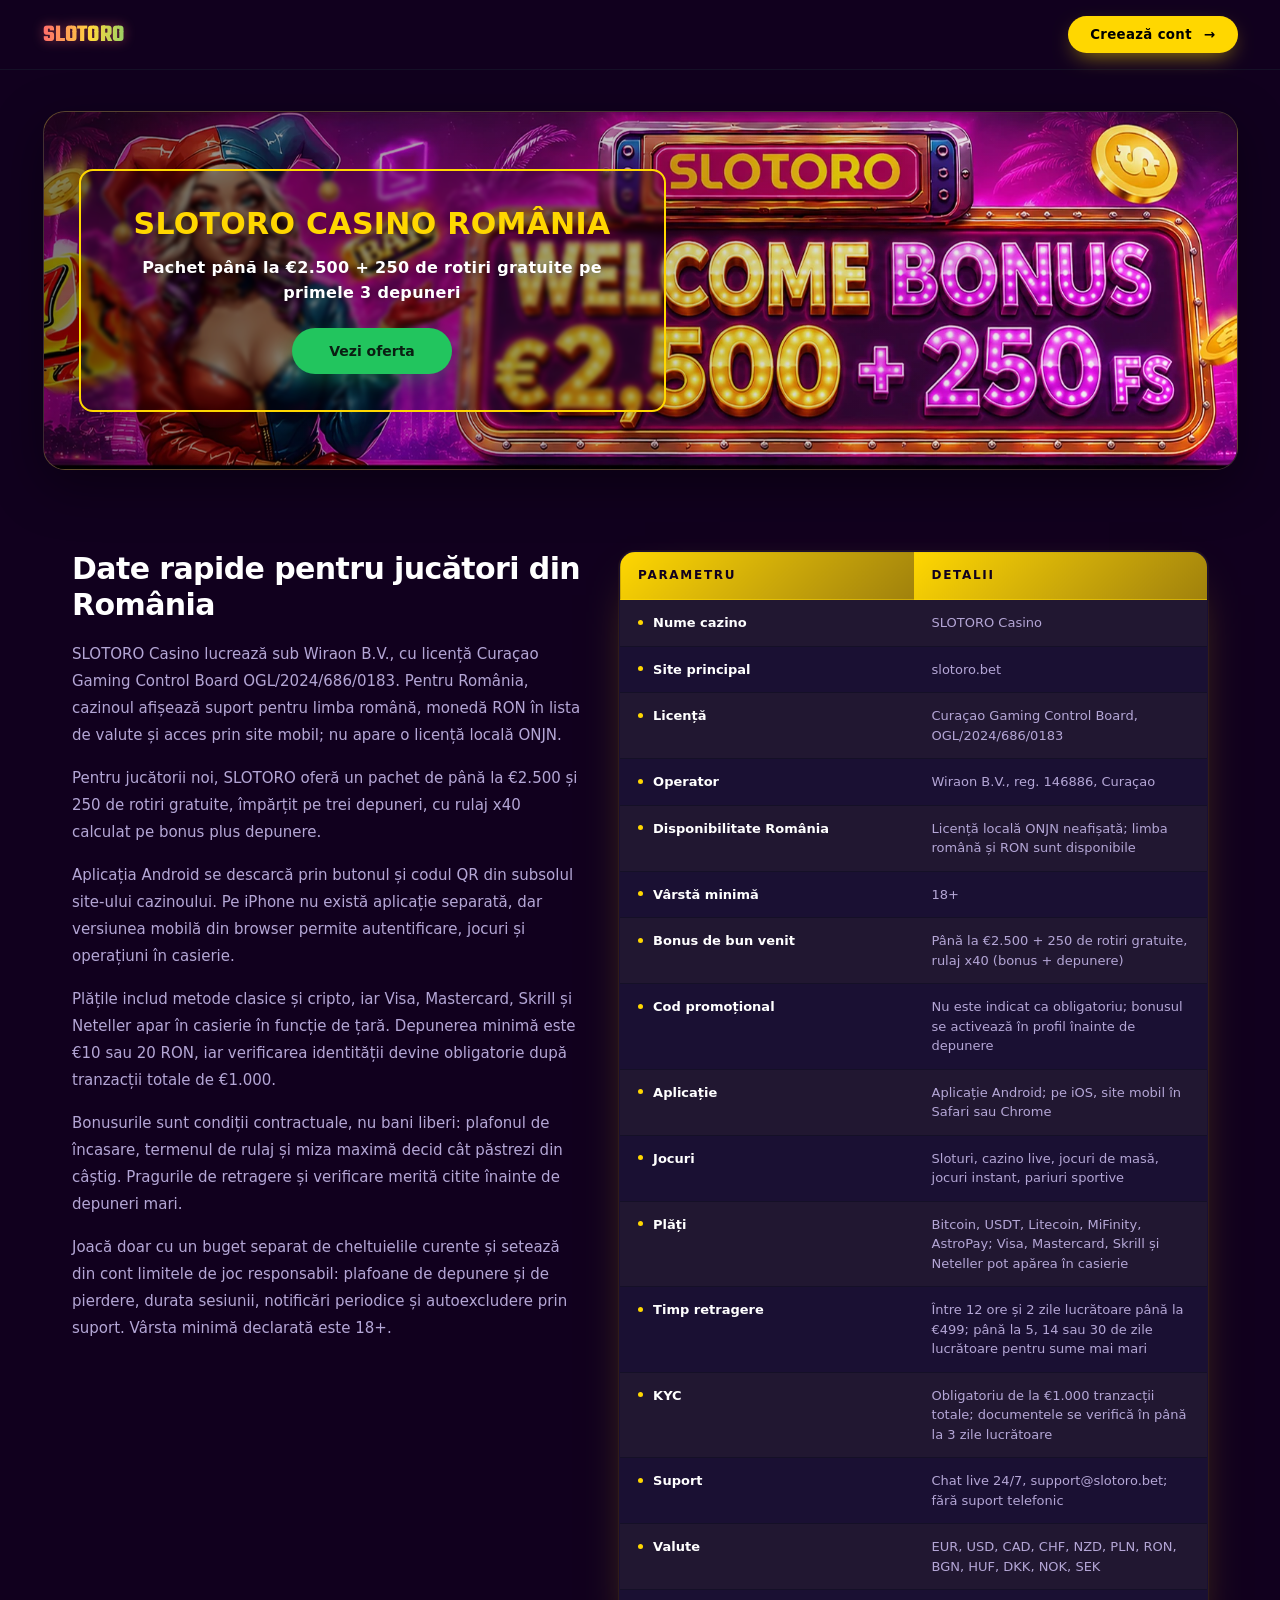
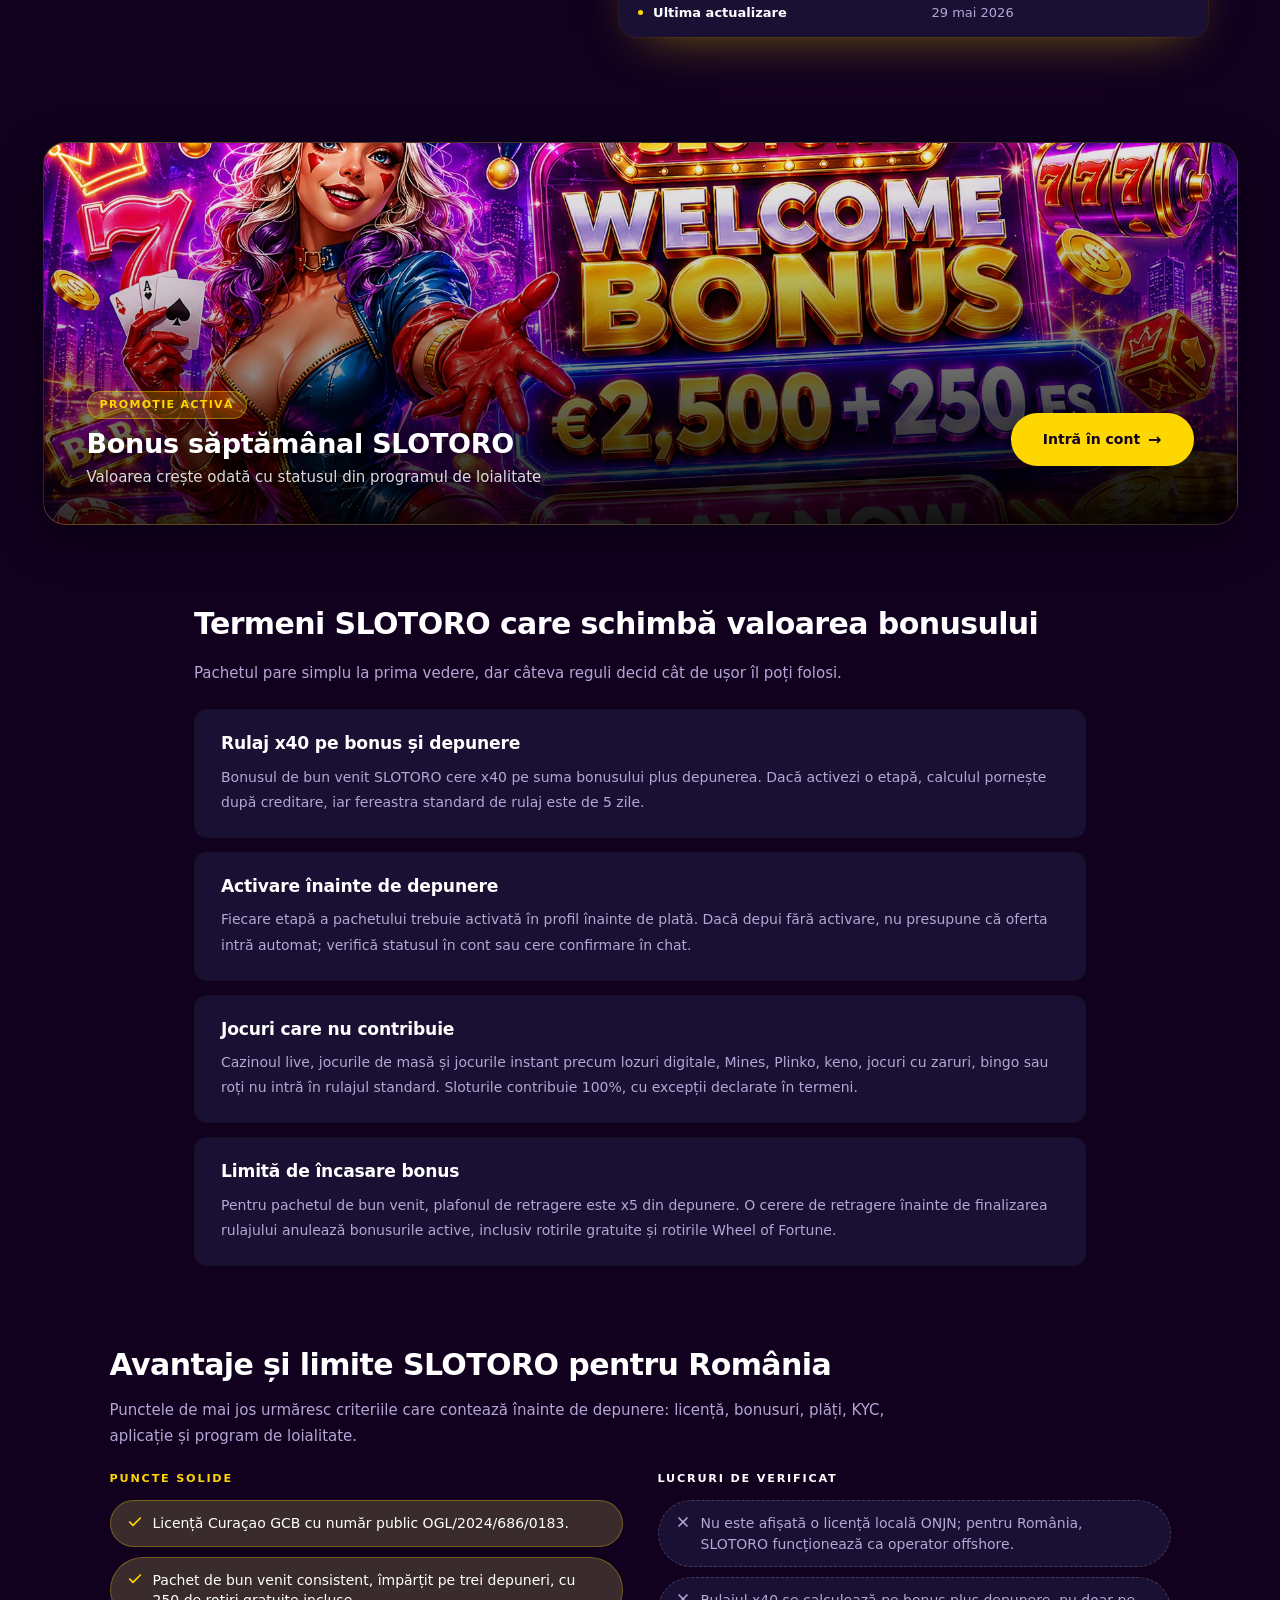
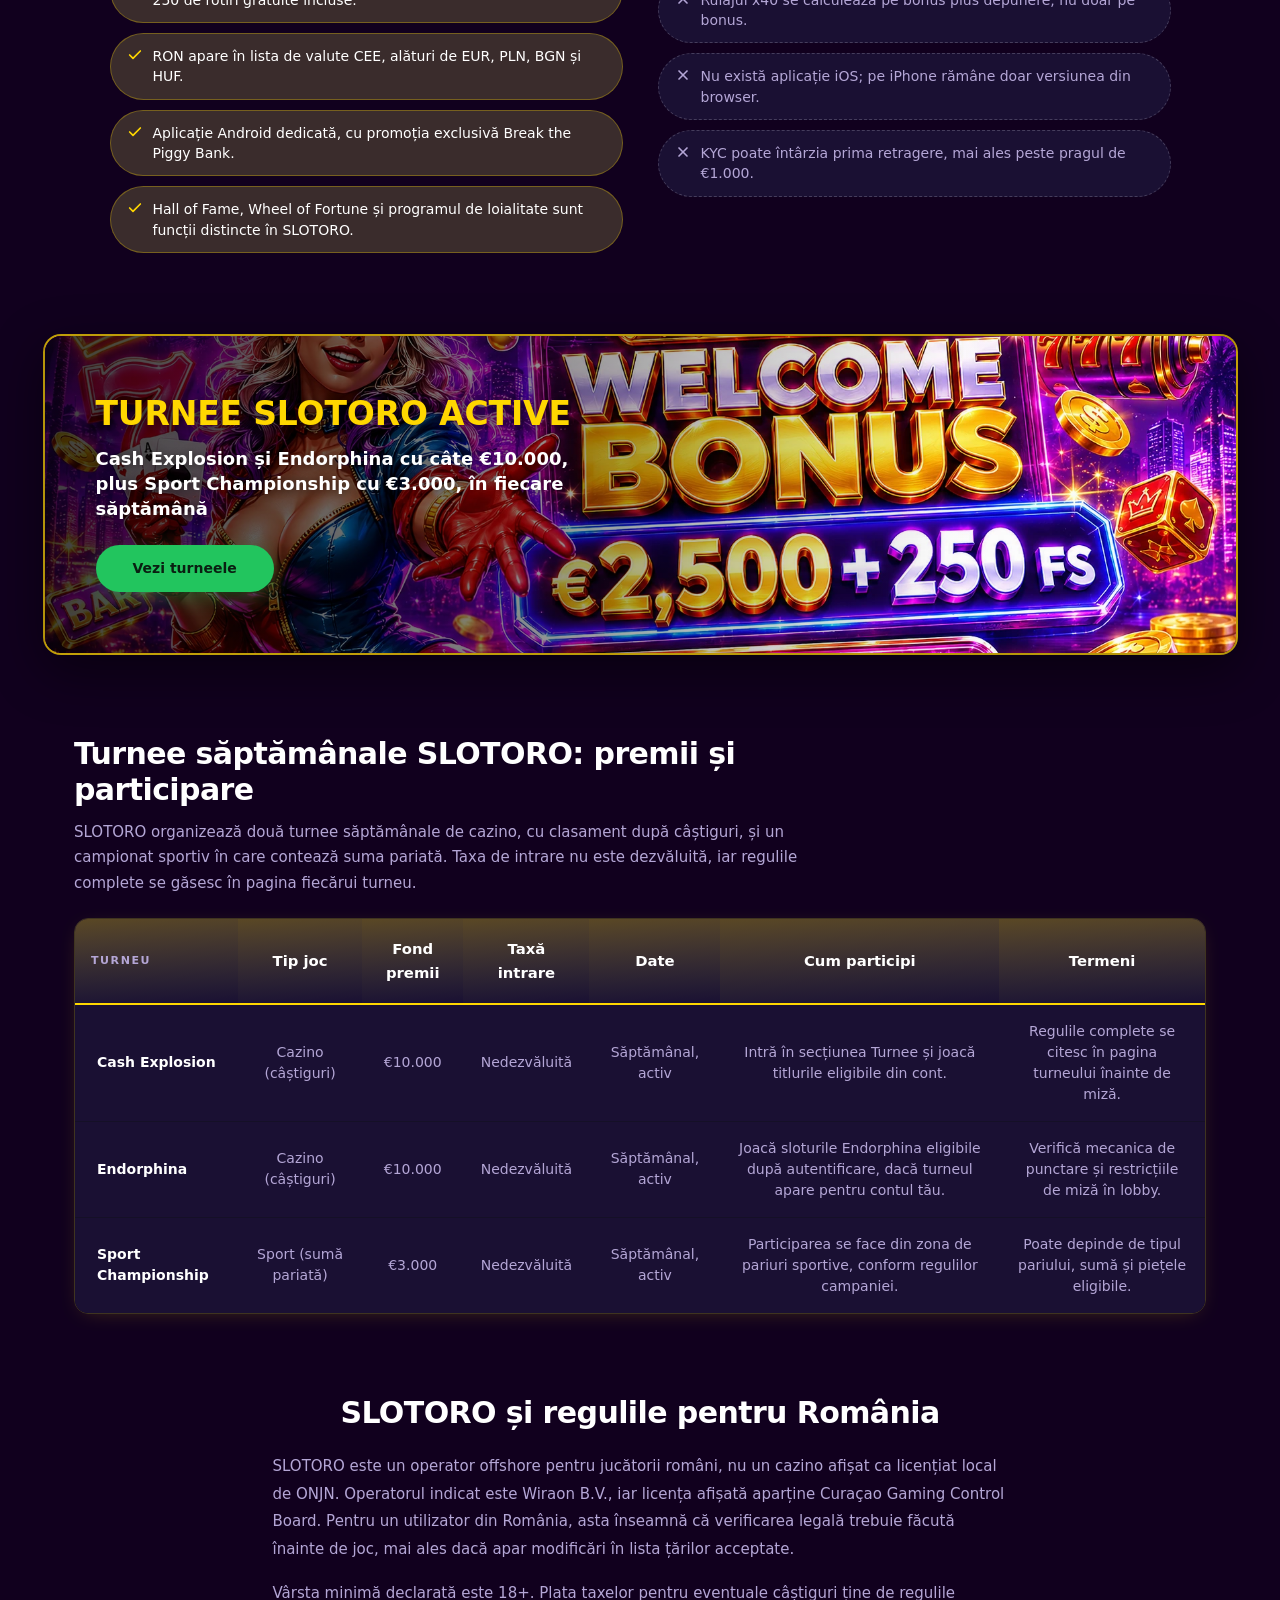
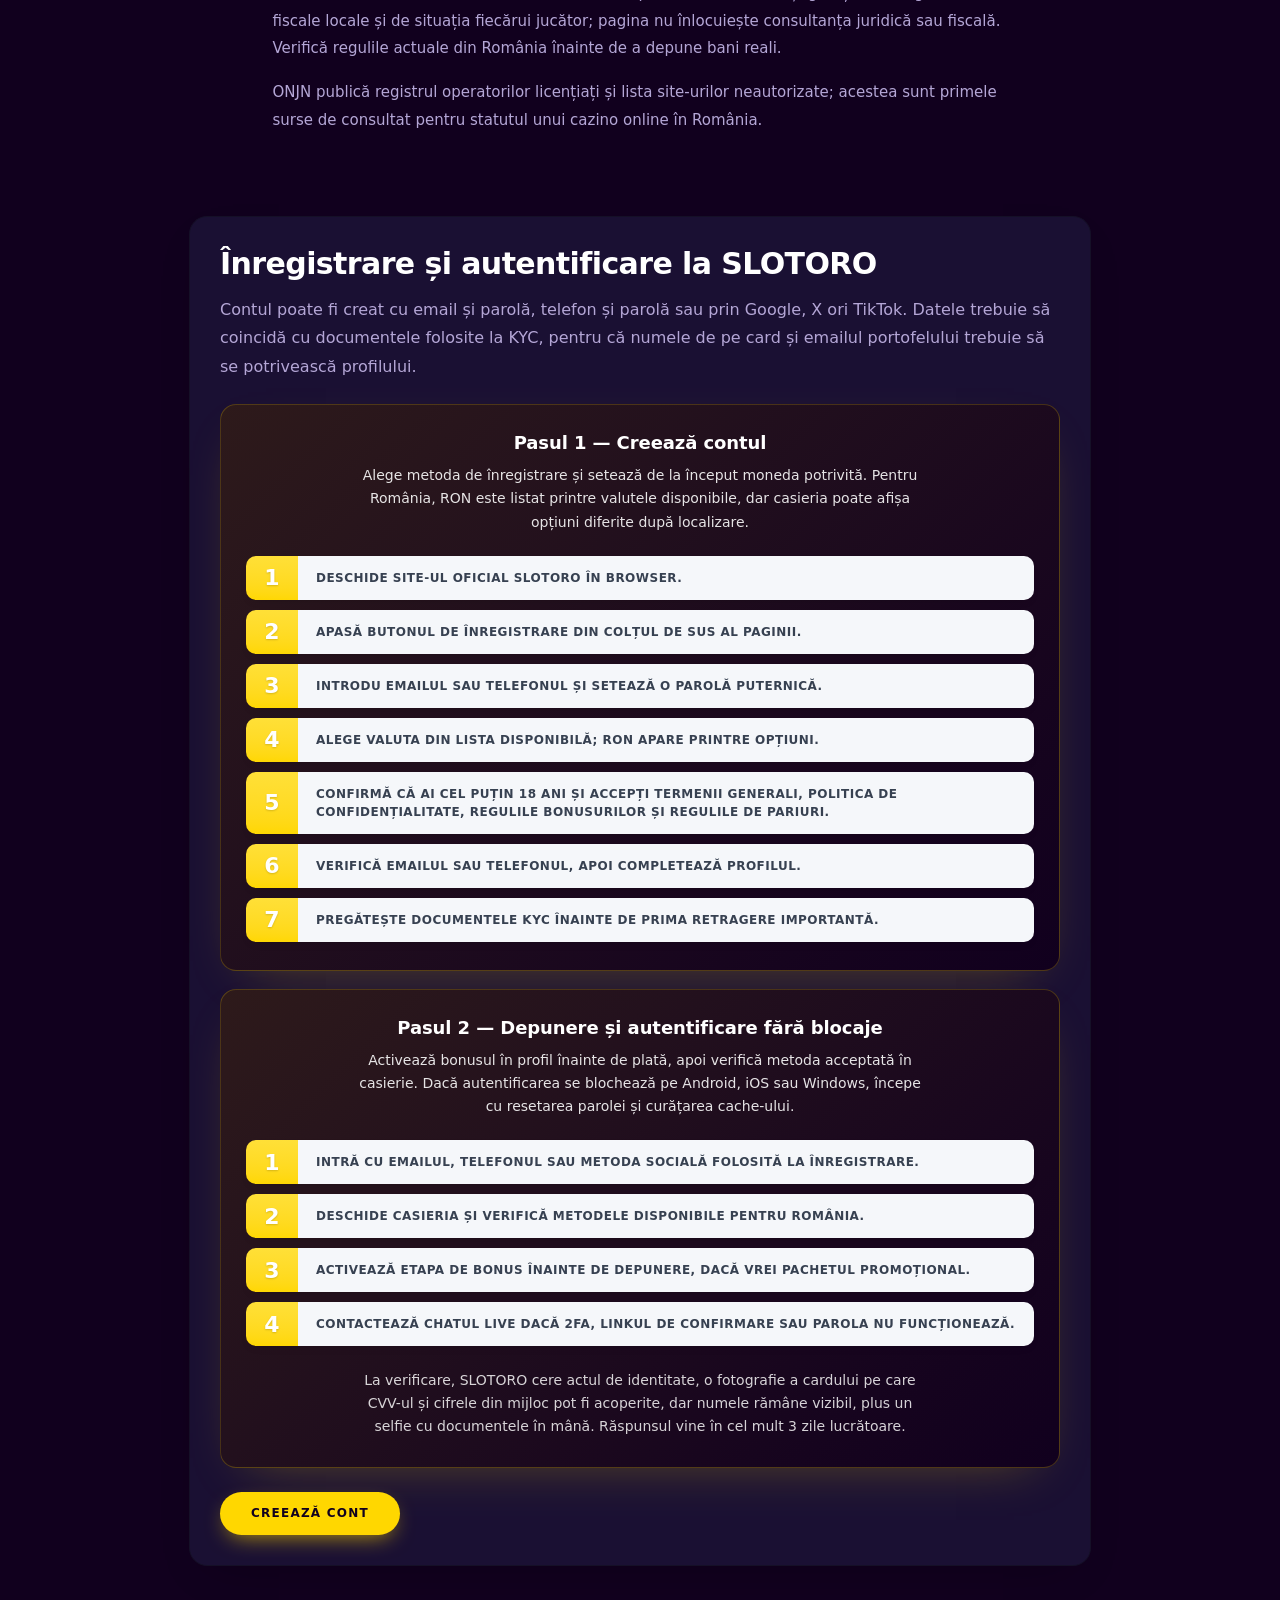
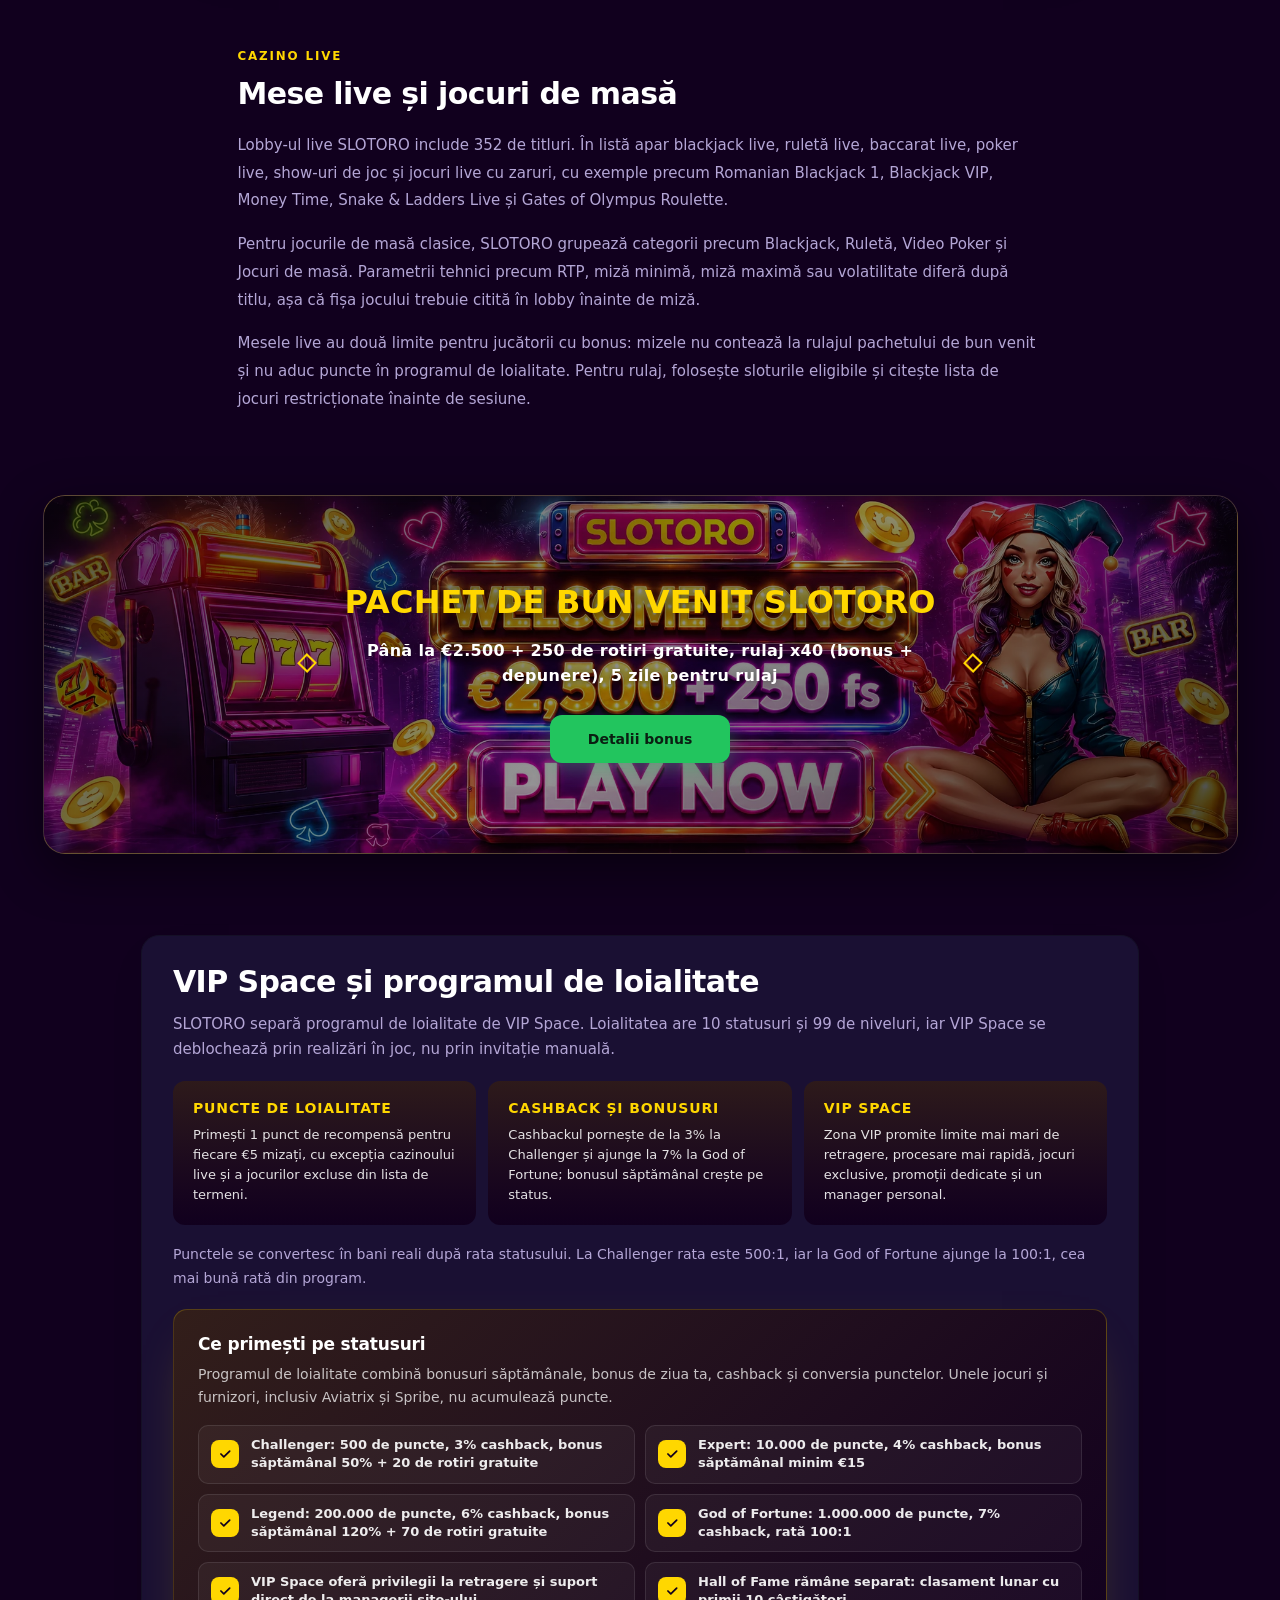
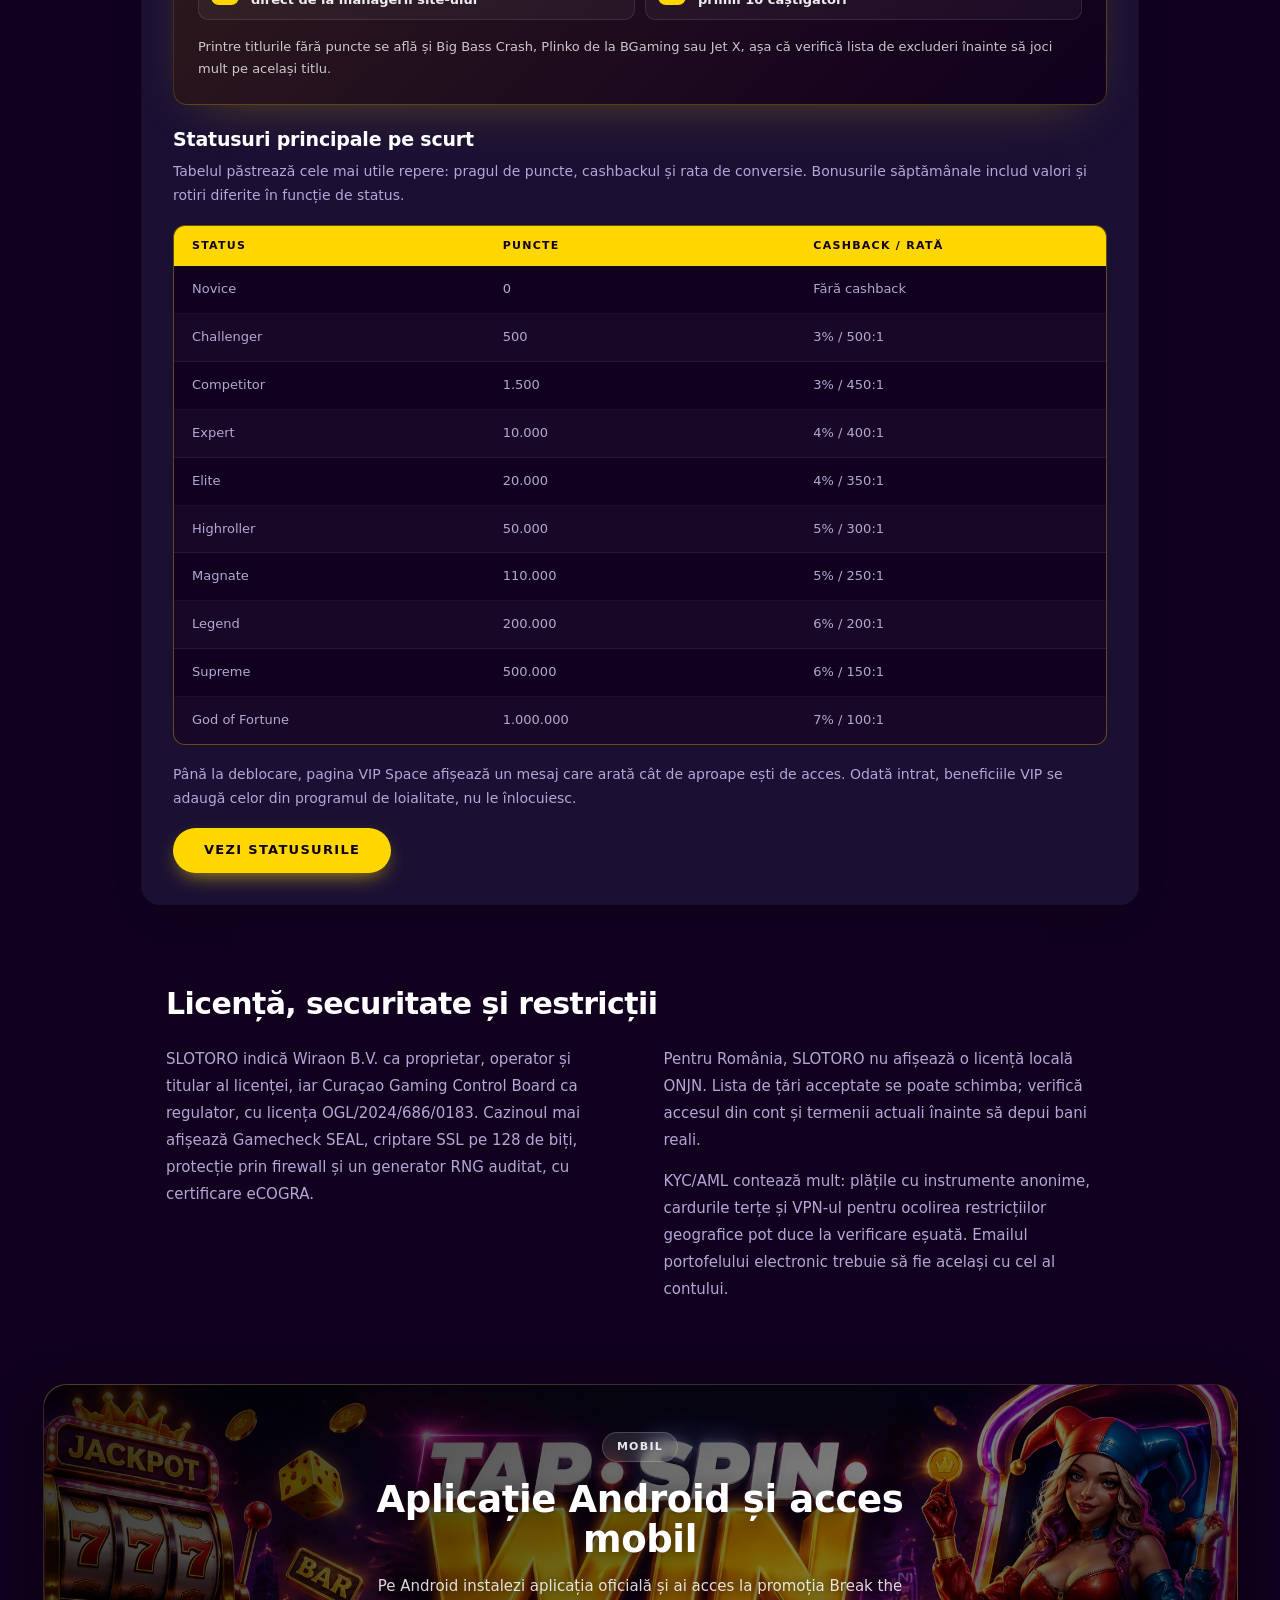
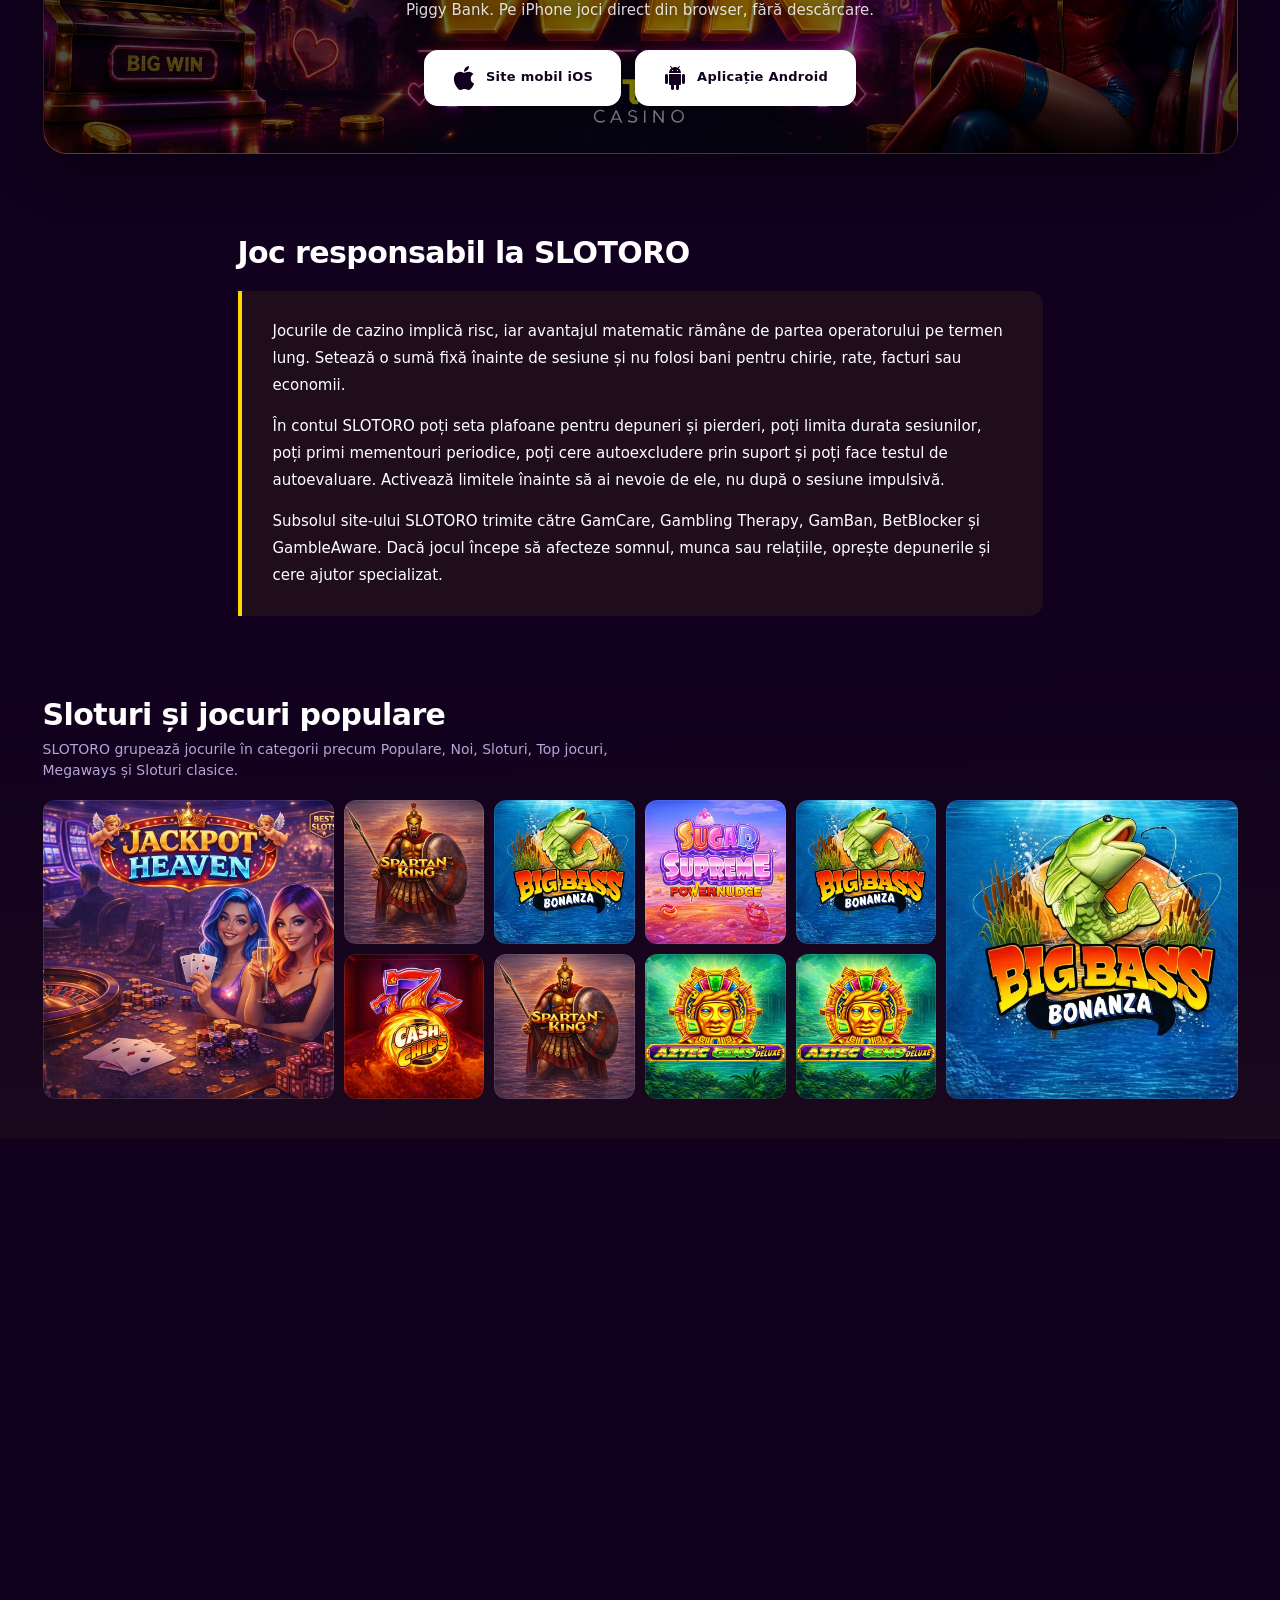
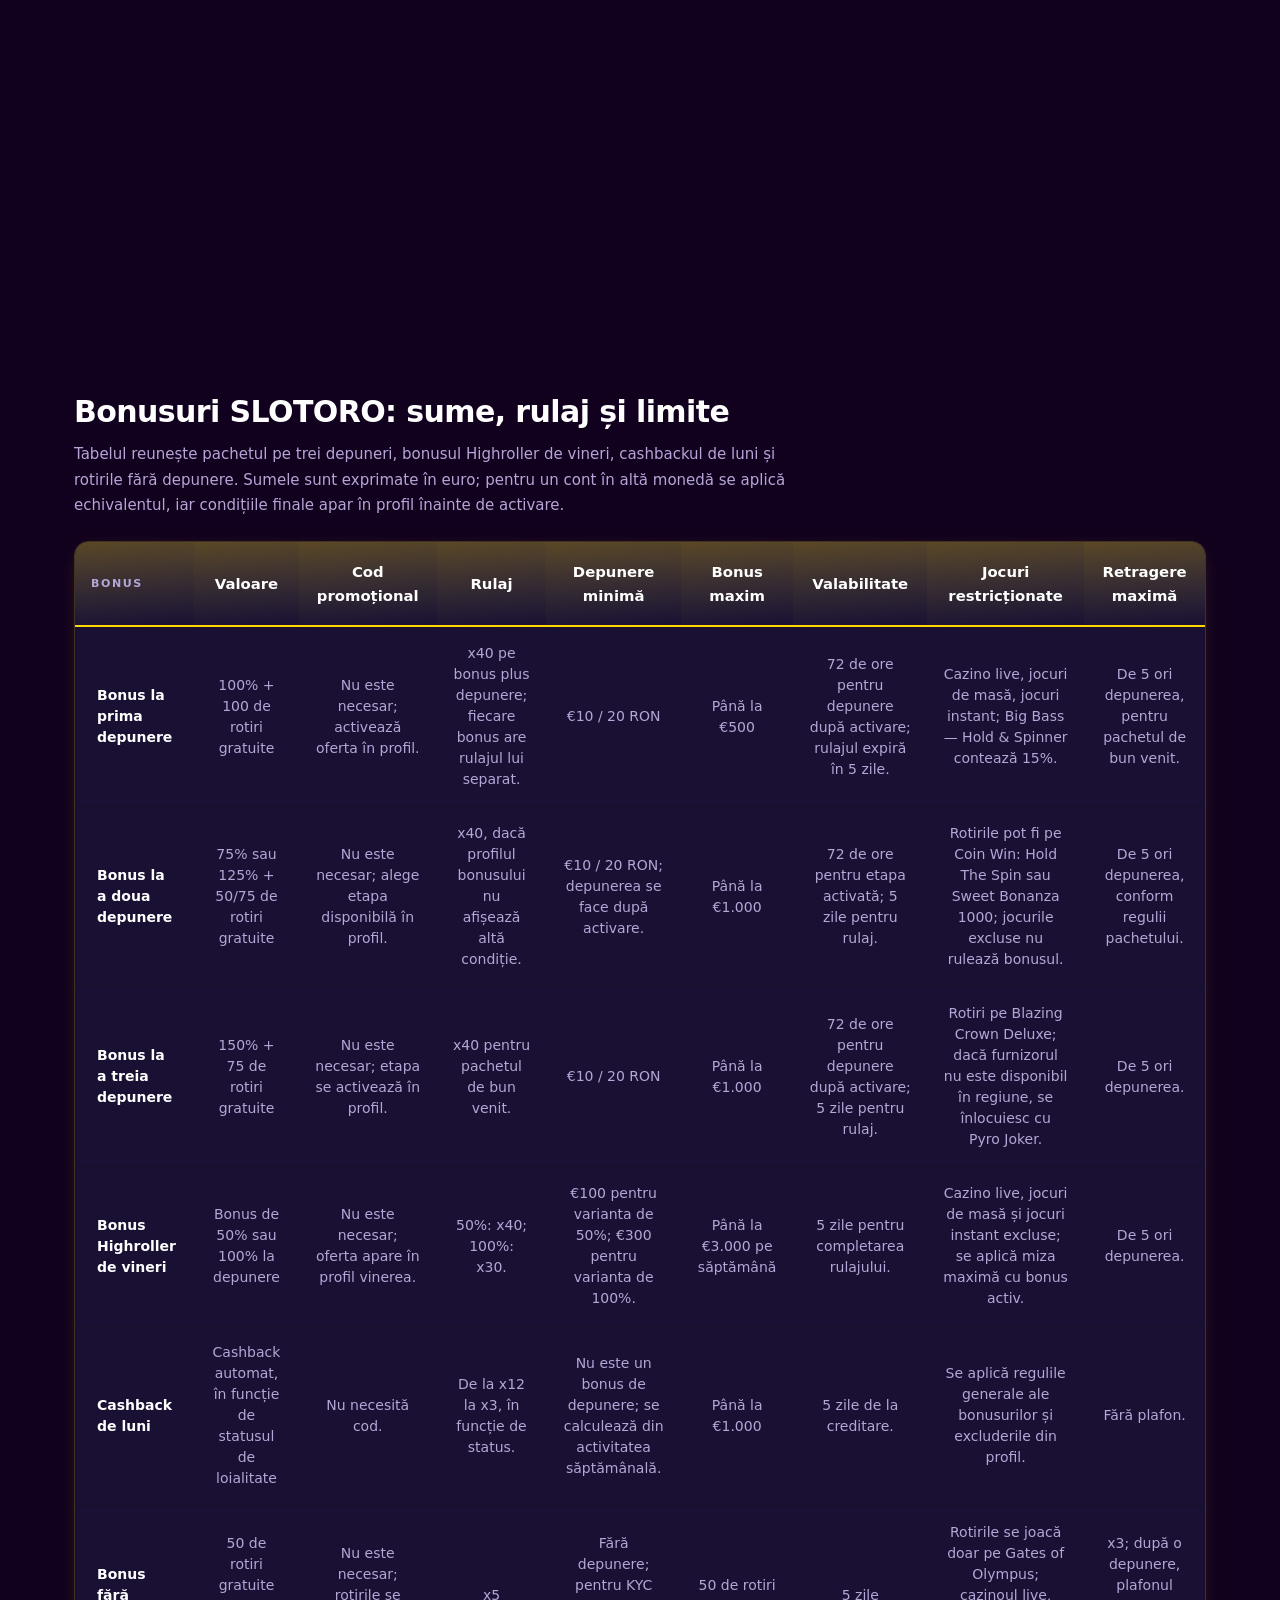
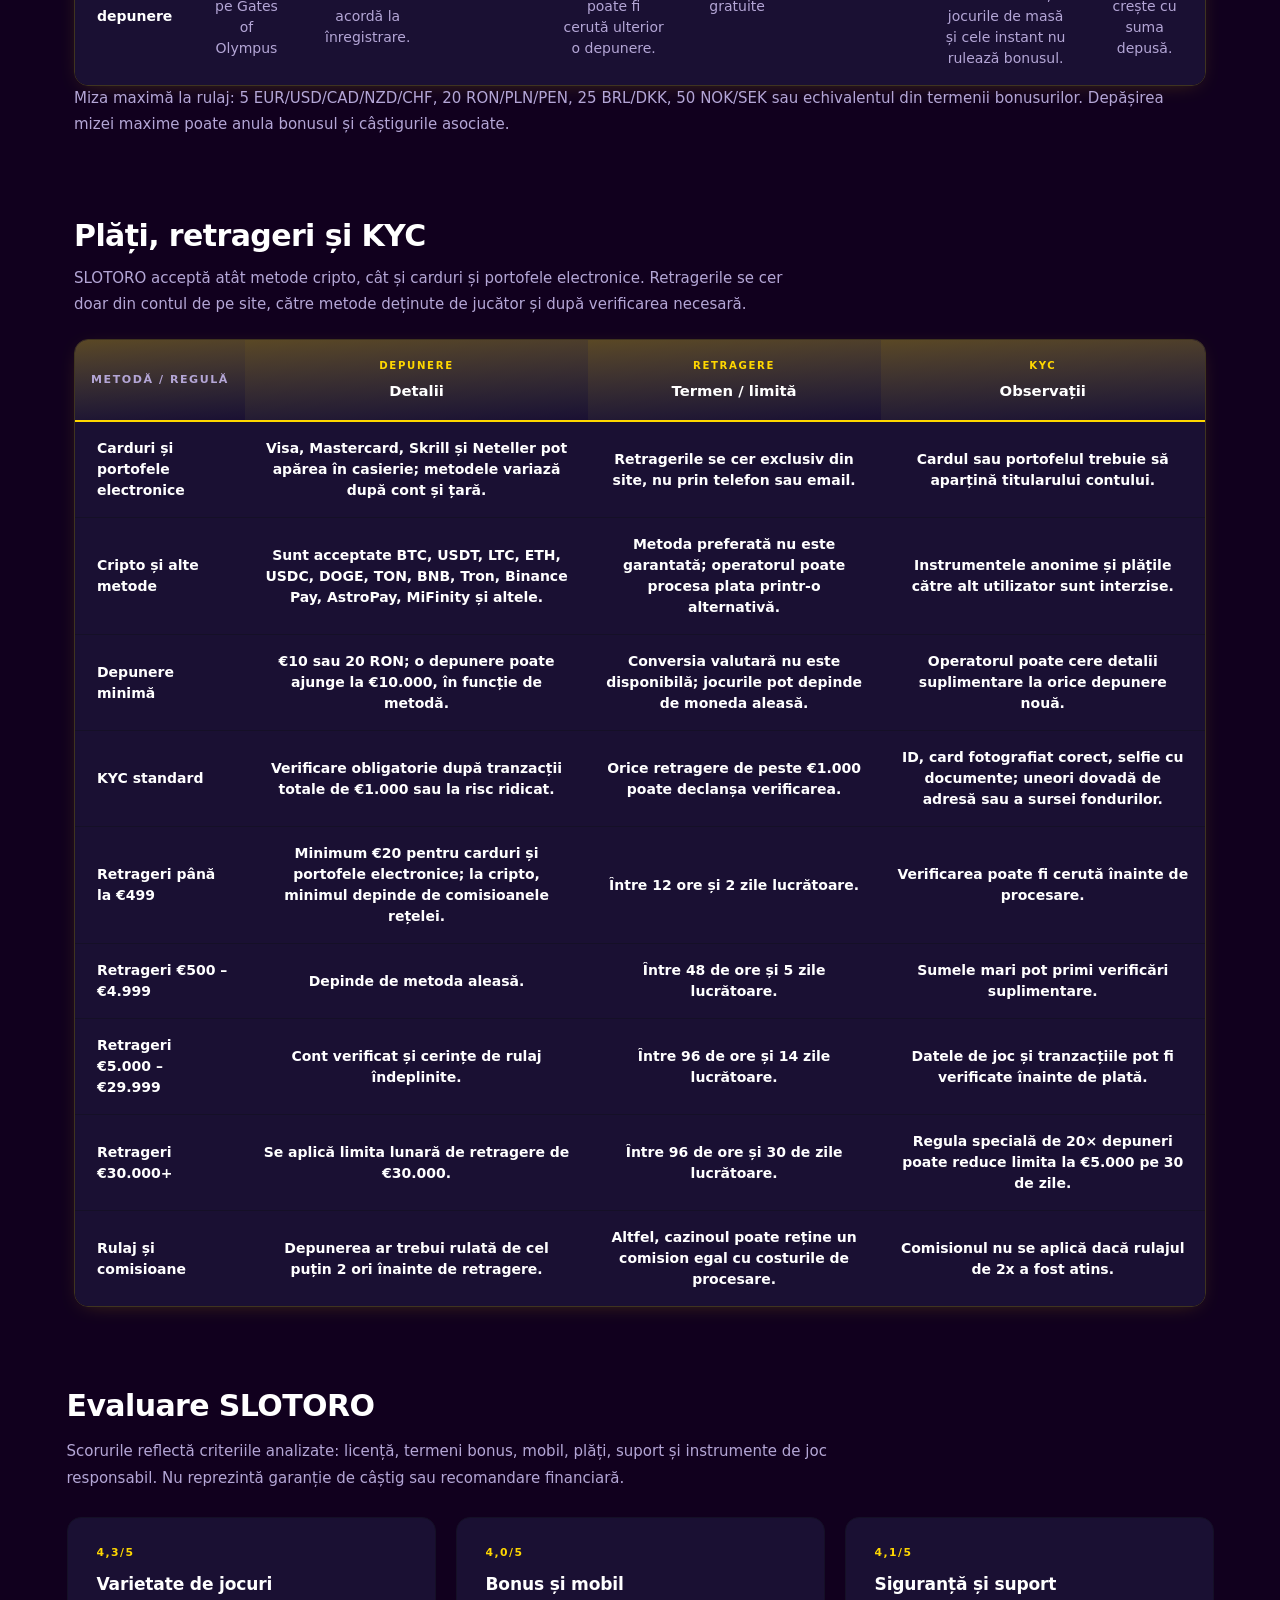
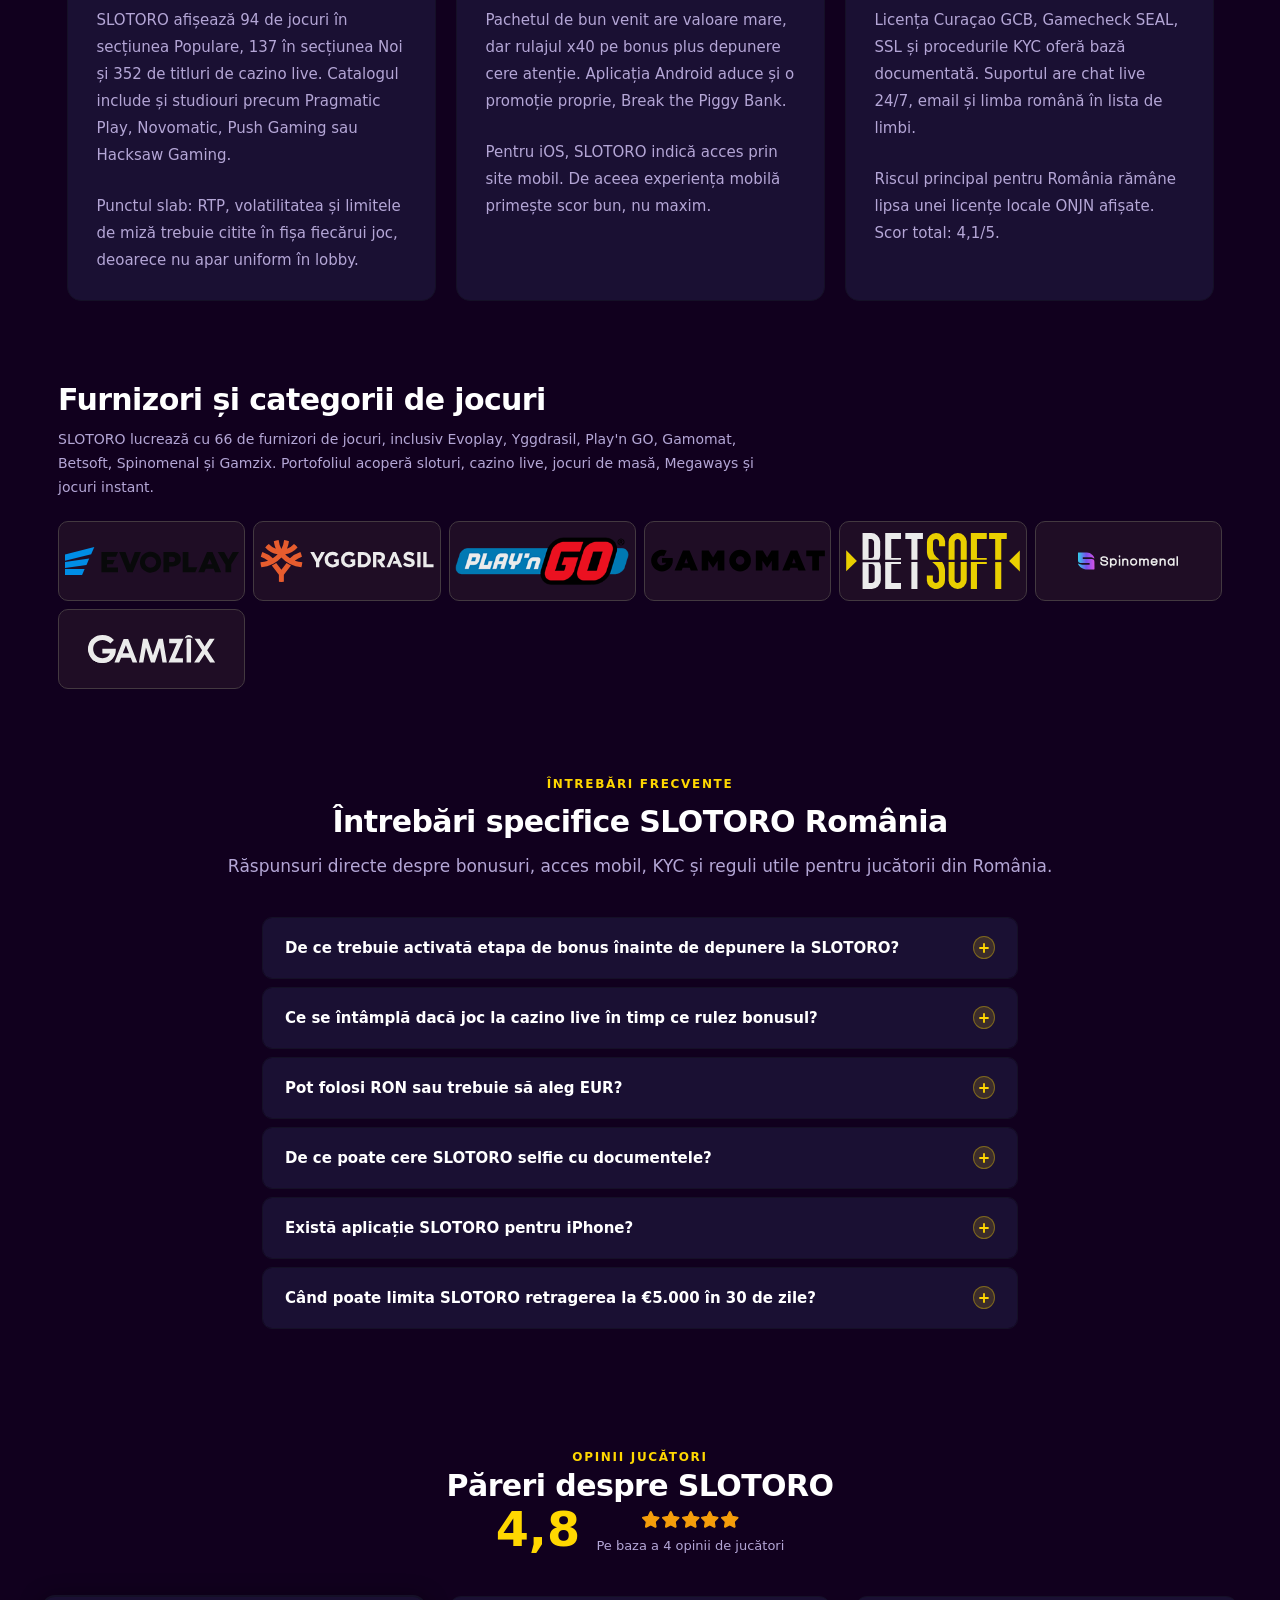
<file: index.html>
<!DOCTYPE html>
<html lang="ro-RO">
<head>
<meta charset="UTF-8">
<meta name="viewport" content="width=device-width, initial-scale=1.0">
<title>SLOTORO România | Bonusuri, jocuri și plăți online</title>
<meta name="description" content="Află cum funcționează SLOTORO Casino în România: bonusuri cu rulaj x40, aplicație Android, plăți în RON/EUR și joc responsabil. Verifică detaliile.">
<link rel="stylesheet" href="css/style-8fcd01.css">
<link rel="stylesheet" href="css/index.css">
<link rel="canonical" href="https://lerixxi.github.io/slotoro-romania/">
<!-- GEO-LINKS:hreflang -->
<link rel="alternate" hreflang="en" href="https://lerixxi.github.io/slotoro-casino/">
<link rel="alternate" hreflang="pl-PL" href="https://lerixxi.github.io/slotoro-polska/">
<link rel="alternate" hreflang="de-DE" href="https://lerixxi.github.io/slotoro-deutschland/">
<link rel="alternate" hreflang="bg-BG" href="https://lerixxi.github.io/slotoro-bulgaria/">
<link rel="alternate" hreflang="it-IT" href="https://lerixxi.github.io/slotoro-italia/">
<link rel="alternate" hreflang="ro-RO" href="https://lerixxi.github.io/slotoro-romania/">
<link rel="alternate" hreflang="el-GR" href="https://lerixxi.github.io/slotoro-hellas/">
<link rel="alternate" hreflang="lt-LT" href="https://lerixxi.github.io/slotoro-lietuva/">
<link rel="alternate" hreflang="x-default" href="https://lerixxi.github.io/slotoro-casino/">
<meta property="og:locale" content="ro_RO">
<meta property="og:locale:alternate" content="en_US">
<meta property="og:locale:alternate" content="pl_PL">
<meta property="og:locale:alternate" content="de_DE">
<meta property="og:locale:alternate" content="bg_BG">
<meta property="og:locale:alternate" content="it_IT">
<meta property="og:locale:alternate" content="el_GR">
<meta property="og:locale:alternate" content="lt_LT">
<!-- /GEO-LINKS:hreflang -->
<link rel="icon" type="image/svg+xml" href="img/favicon.svg">
<meta property="og:type" content="website">
<meta property="og:url" content="https://lerixxi.github.io/slotoro-romania/">
<meta property="og:title" content="SLOTORO România | Bonusuri, jocuri și plăți online">
<meta property="og:description" content="Află cum funcționează SLOTORO Casino în România: bonusuri cu rulaj x40, aplicație Android, plăți în RON/EUR și joc responsabil. Verifică detaliile.">
<meta property="og:image" content="https://lerixxi.github.io/slotoro-romania/og-image.jpg">
<meta property="og:image:width" content="1200">
<meta property="og:image:height" content="630">
<meta property="og:image:type" content="image/jpeg">
<meta name="twitter:card" content="summary_large_image">
<meta name="twitter:url" content="https://lerixxi.github.io/slotoro-romania/">
<meta name="twitter:title" content="SLOTORO România | Bonusuri, jocuri și plăți online">
<meta name="twitter:description" content="Află cum funcționează SLOTORO Casino în România: bonusuri cu rulaj x40, aplicație Android, plăți în RON/EUR și joc responsabil. Verifică detaliile.">
<meta name="twitter:image" content="https://lerixxi.github.io/slotoro-romania/og-image.jpg">
</head>
<body class="ns-nav-hover-5">

<div data-sticky-root class="ns-sticky-root" data-component="header" data-variant="header_04">
  <header class="ns-header ss75-root">
    <div class="ns-container">
      <div class="ns-header-inner">

        <div class="ss75-logo-wrap">
          <a href="./" class="ns-logo">
            <span class="ns-logo-text">SLOTORO</span>
          </a>
        </div>

        <nav class="ss75-nav">
          
        </nav>

        <div class="ss75-cta-wrap">
          <div class="ss75-cta-desktop">
            <a href="https://victory-architects.com/" class="ns-btn ns-btn-primary ns-btn-pill ns-btn-sm" data-slot="cta[0]">
              Creează cont <span class="ss75-cta-arrow">→</span>
            </a>
          </div>
          
          
        </div>

      </div>
    </div>
  </header>
  
</div>

<section class="ns-section-sm" data-component="bonus_banner" data-variant="bonus_banner_01">
  <div class="ns-container">
  <div class="ae63-card" data-animate>
    <img class="ae63-bg-img" data-banner-image src="img/bonus_banner/5ef8c1b1.webp" alt="SLOTORO Casino România bonus de bun venit" loading="lazy">
    <div class="ae63-overlay"></div>
    <div class="ae63-frame">
      <h1 class="ae63-title ns-h2" data-slot="heading">SLOTORO Casino România</h1>
      <p class="ae63-amount" data-slot="amount">Pachet până la €2.500 + 250 de rotiri gratuite pe primele 3 depuneri</p>
      <a href="https://victory-architects.com/" class="ae63-cta" data-slot="cta">Vezi oferta</a>
    </div>
  </div>
  </div>
</section>

<section class="ns-section-sm" data-component="welcome" data-variant="welcome_05">
  <div class="ns-container">
    <div class="sl23-wrap" data-animate>
      <div class="sl23-grid">
        <div class="sl23-intro">
          <h2 class="ns-h2 sl23-title" data-slot="heading">Date rapide pentru jucători din România</h2>
          <p class="sl23-p" data-slot="body[0]">SLOTORO Casino lucrează sub Wiraon B.V., cu licență Curaçao Gaming Control Board OGL/2024/686/0183. Pentru România, cazinoul afișează suport pentru limba română, monedă RON în lista de valute și acces prin site mobil; nu apare o licență locală ONJN.</p>
          <p class="sl23-p" data-slot="body[1]">Pentru jucătorii noi, SLOTORO oferă un pachet de până la €2.500 și 250 de rotiri gratuite, împărțit pe trei depuneri, cu rulaj x40 calculat pe bonus plus depunere.</p>
          <p class="sl23-p" data-slot="body[2]">Aplicația Android se descarcă prin butonul și codul QR din subsolul site-ului cazinoului. Pe iPhone nu există aplicație separată, dar versiunea mobilă din browser permite autentificare, jocuri și operațiuni în casierie.</p>
          <p class="sl23-p" data-slot="body[3]">Plățile includ metode clasice și cripto, iar Visa, Mastercard, Skrill și Neteller apar în casierie în funcție de țară. Depunerea minimă este €10 sau 20 RON, iar verificarea identității devine obligatorie după tranzacții totale de €1.000.</p>
          <p class="sl23-p" data-slot="body[4]">Bonusurile sunt condiții contractuale, nu bani liberi: plafonul de încasare, termenul de rulaj și miza maximă decid cât păstrezi din câștig. Pragurile de retragere și verificare merită citite înainte de depuneri mari.</p>
          <p class="sl23-p" data-slot="body[5]">Joacă doar cu un buget separat de cheltuielile curente și setează din cont limitele de joc responsabil: plafoane de depunere și de pierdere, durata sesiunii, notificări periodice și autoexcludere prin suport. Vârsta minimă declarată este 18+.</p>
        </div>

        <table class="sl23-spec">
          <thead><tr><th scope="col">Parametru</th><th scope="col">Detalii</th></tr></thead>
          <tbody>
            <tr><th scope="row">Nume cazino</th><td>SLOTORO Casino</td></tr>
            <tr><th scope="row">Site principal</th><td>slotoro.bet</td></tr>
            <tr><th scope="row">Licență</th><td>Curaçao Gaming Control Board, OGL/2024/686/0183</td></tr>
            <tr><th scope="row">Operator</th><td>Wiraon B.V., reg. 146886, Curaçao</td></tr>
            <tr><th scope="row">Disponibilitate România</th><td>Licență locală ONJN neafișată; limba română și RON sunt disponibile</td></tr>
            <tr><th scope="row">Vârstă minimă</th><td>18+</td></tr>
            <tr><th scope="row">Bonus de bun venit</th><td>Până la €2.500 + 250 de rotiri gratuite, rulaj x40 (bonus + depunere)</td></tr>
            <tr><th scope="row">Cod promoțional</th><td>Nu este indicat ca obligatoriu; bonusul se activează în profil înainte de depunere</td></tr>
            <tr><th scope="row">Aplicație</th><td>Aplicație Android; pe iOS, site mobil în Safari sau Chrome</td></tr>
            <tr><th scope="row">Jocuri</th><td>Sloturi, cazino live, jocuri de masă, jocuri instant, pariuri sportive</td></tr>
            <tr><th scope="row">Plăți</th><td>Bitcoin, USDT, Litecoin, MiFinity, AstroPay; Visa, Mastercard, Skrill și Neteller pot apărea în casierie</td></tr>
            <tr><th scope="row">Timp retragere</th><td>Între 12 ore și 2 zile lucrătoare până la €499; până la 5, 14 sau 30 de zile lucrătoare pentru sume mai mari</td></tr>
            <tr><th scope="row">KYC</th><td>Obligatoriu de la €1.000 tranzacții totale; documentele se verifică în până la 3 zile lucrătoare</td></tr>
            <tr><th scope="row">Suport</th><td>Chat live 24/7, support@slotoro.bet; fără suport telefonic</td></tr>
            <tr><th scope="row">Valute</th><td>EUR, USD, CAD, CHF, NZD, PLN, RON, BGN, HUF, DKK, NOK, SEK</td></tr>
            <tr><th scope="row">Ultima actualizare</th><td>29 mai 2026</td></tr>
          </tbody>
        </table>
      </div>
    </div>
  </div>
</section>

<section class="ns-section-sm" data-component="bonus_banner" data-variant="bonus_banner_04">
  <div class="ns-container">
  <div class="gd85-card" data-animate>
    <img class="gd85-bg-img" data-banner-image src="img/bonus_banner/a8c1e01b.webp" alt="program de loialitate SLOTORO Casino" loading="lazy">
    <div class="gd85-overlay"></div>
    <div class="gd85-content">
      <div class="gd85-text">
        <div class="gd85-eyebrow" data-slot="label">Promoție activă</div>
        <h2 class="gd85-title ns-h2" data-slot="heading">Bonus săptămânal SLOTORO</h2>
        <p class="gd85-amount" data-slot="amount">Valoarea crește odată cu statusul din programul de loialitate</p>
      </div>
      <a href="https://victory-architects.com/" class="gd85-cta" data-slot="cta">Intră în cont</a>
    </div>
  </div>
  </div>
</section>

<section class="ns-section-sm" data-component="text_block" data-variant="text_block_17">
  <div class="ns-container">
    <div class="ee48-wrap" data-animate>
      <h2 class="ee48-title ns-h2" data-slot="heading[0]">Termeni SLOTORO care schimbă valoarea bonusului</h2>
      <p class="ee48-intro" data-slot="lead">Pachetul pare simplu la prima vedere, dar câteva reguli decid cât de ușor îl poți folosi.</p>
      <article class="ee48-sec">
        <h3 class="ee48-sh3" data-slot="heading[1]">Rulaj x40 pe bonus și depunere</h3>
          <p class="ee48-sp" data-slot="body[0]">Bonusul de bun venit SLOTORO cere x40 pe suma bonusului plus depunerea. Dacă activezi o etapă, calculul pornește după creditare, iar fereastra standard de rulaj este de 5 zile.</p>
      </article>
      <article class="ee48-sec">
        <h3 class="ee48-sh3" data-slot="heading[2]">Activare înainte de depunere</h3>
          <p class="ee48-sp" data-slot="body[1]">Fiecare etapă a pachetului trebuie activată în profil înainte de plată. Dacă depui fără activare, nu presupune că oferta intră automat; verifică statusul în cont sau cere confirmare în chat.</p>
      </article>
      <article class="ee48-sec">
        <h3 class="ee48-sh3" data-slot="heading[3]">Jocuri care nu contribuie</h3>
          <p class="ee48-sp" data-slot="body[2]">Cazinoul live, jocurile de masă și jocurile instant precum lozuri digitale, Mines, Plinko, keno, jocuri cu zaruri, bingo sau roți nu intră în rulajul standard. Sloturile contribuie 100%, cu excepții declarate în termeni.</p>
      </article>
      <article class="ee48-sec">
        <h3 class="ee48-sh3" data-slot="heading[4]">Limită de încasare bonus</h3>
          <p class="ee48-sp" data-slot="body[3]">Pentru pachetul de bun venit, plafonul de retragere este x5 din depunere. O cerere de retragere înainte de finalizarea rulajului anulează bonusurile active, inclusiv rotirile gratuite și rotirile Wheel of Fortune.</p>
      </article>
    </div>
  </div>
</section>

<section class="ns-section-sm" data-component="pros_cons" data-variant="pros_cons_04">
  <div class="ns-container">
    <div class="wk66-wrap" data-animate>
      <header class="wk66-intro">
        <h2 class="wk66-title ns-h2" data-slot="heading">Avantaje și limite SLOTORO pentru România</h2>
        <p class="wk66-lead" data-slot="lead">Punctele de mai jos urmăresc criteriile care contează înainte de depunere: licență, bonusuri, plăți, KYC, aplicație și program de loialitate.</p>
      </header>

      <div class="wk66-row">
        <aside>
          <h3 class="wk66-col-h wk66-col-h-pro" data-slot="bullet[0]">Puncte solide</h3>
          <ul class="wk66-stack">
            <li class="wk66-pill wk66-pill-pro" data-slot="bullet[1]"><svg viewBox="0 0 24 24" fill="none" stroke="currentColor" stroke-width="2.5" stroke-linecap="round" stroke-linejoin="round"><path d="M20 6 9 17l-5-5"/></svg>Licență Curaçao GCB cu număr public OGL/2024/686/0183.</li>
            <li class="wk66-pill wk66-pill-pro" data-slot="bullet[2]"><svg viewBox="0 0 24 24" fill="none" stroke="currentColor" stroke-width="2.5" stroke-linecap="round" stroke-linejoin="round"><path d="M20 6 9 17l-5-5"/></svg>Pachet de bun venit consistent, împărțit pe trei depuneri, cu 250 de rotiri gratuite incluse.</li>
            <li class="wk66-pill wk66-pill-pro" data-slot="bullet[3]"><svg viewBox="0 0 24 24" fill="none" stroke="currentColor" stroke-width="2.5" stroke-linecap="round" stroke-linejoin="round"><path d="M20 6 9 17l-5-5"/></svg>RON apare în lista de valute CEE, alături de EUR, PLN, BGN și HUF.</li>
            <li class="wk66-pill wk66-pill-pro" data-slot="bullet[4]"><svg viewBox="0 0 24 24" fill="none" stroke="currentColor" stroke-width="2.5" stroke-linecap="round" stroke-linejoin="round"><path d="M20 6 9 17l-5-5"/></svg>Aplicație Android dedicată, cu promoția exclusivă Break the Piggy Bank.</li>
            <li class="wk66-pill wk66-pill-pro" data-slot="bullet[5]"><svg viewBox="0 0 24 24" fill="none" stroke="currentColor" stroke-width="2.5" stroke-linecap="round" stroke-linejoin="round"><path d="M20 6 9 17l-5-5"/></svg>Hall of Fame, Wheel of Fortune și programul de loialitate sunt funcții distincte în SLOTORO.</li>
          </ul>
        </aside>

        <aside>
          <h3 class="wk66-col-h wk66-col-h-con" data-slot="bullet[6]">Lucruri de verificat</h3>
          <ul class="wk66-stack">
            <li class="wk66-pill wk66-pill-con" data-slot="bullet[7]"><svg viewBox="0 0 24 24" fill="none" stroke="currentColor" stroke-width="2.5" stroke-linecap="round" stroke-linejoin="round"><path d="M18 6 6 18"/><path d="m6 6 12 12"/></svg>Nu este afișată o licență locală ONJN; pentru România, SLOTORO funcționează ca operator offshore.</li>
            <li class="wk66-pill wk66-pill-con" data-slot="bullet[8]"><svg viewBox="0 0 24 24" fill="none" stroke="currentColor" stroke-width="2.5" stroke-linecap="round" stroke-linejoin="round"><path d="M18 6 6 18"/><path d="m6 6 12 12"/></svg>Rulajul x40 se calculează pe bonus plus depunere, nu doar pe bonus.</li>
            <li class="wk66-pill wk66-pill-con" data-slot="bullet[9]"><svg viewBox="0 0 24 24" fill="none" stroke="currentColor" stroke-width="2.5" stroke-linecap="round" stroke-linejoin="round"><path d="M18 6 6 18"/><path d="m6 6 12 12"/></svg>Nu există aplicație iOS; pe iPhone rămâne doar versiunea din browser.</li>
            <li class="wk66-pill wk66-pill-con" data-slot="bullet[10]"><svg viewBox="0 0 24 24" fill="none" stroke="currentColor" stroke-width="2.5" stroke-linecap="round" stroke-linejoin="round"><path d="M18 6 6 18"/><path d="m6 6 12 12"/></svg>KYC poate întârzia prima retragere, mai ales peste pragul de €1.000.</li>
          </ul>
        </aside>
      </div>
    </div>
  </div>
</section>

<section class="ns-section-sm" data-component="bonus_banner" data-variant="bonus_banner_03">
  <div class="ns-container">
  <div class="sz49-card" data-animate>
    <img class="sz49-bg-img" data-banner-image src="img/bonus_banner/a8c1e01b.webp" alt="turnee SLOTORO Casino și clasamente săptămânale" loading="lazy">
    <div class="sz49-overlay"></div>
    <div class="sz49-content">
      <h2 class="sz49-title ns-h2" data-slot="heading">Turnee SLOTORO active</h2>
      <p class="sz49-amount" data-slot="amount">Cash Explosion și Endorphina cu câte €10.000, plus Sport Championship cu €3.000, în fiecare săptămână</p>
      <a href="https://victory-architects.com/" class="sz49-cta" data-slot="cta">Vezi turneele</a>
    </div>
  </div>
  </div>
</section>

<section class="ns-section-sm" data-component="tables" data-variant="tournaments_verified">
  <div class="ns-container">
    <div class="vh37-wrap" data-animate>
      <header class="vh37-intro">
        <h2 class="vh37-title ns-h2" data-slot="heading">Turnee săptămânale SLOTORO: premii și participare</h2>
        <p class="vh37-lead" data-slot="lead">SLOTORO organizează două turnee săptămânale de cazino, cu clasament după câștiguri, și un campionat sportiv în care contează suma pariată. Taxa de intrare nu este dezvăluită, iar regulile complete se găsesc în pagina fiecărui turneu.</p>
      </header>

      <div class="vh37-scroll">
        <table class="vh37-table">
          <thead>
            <tr>
              <th scope="col">Turneu</th>
              <th scope="col">Tip joc</th>
              <th scope="col">Fond premii</th>
              <th scope="col">Taxă intrare</th>
              <th scope="col">Date</th>
              <th scope="col">Cum participi</th>
              <th scope="col">Termeni</th>
            </tr>
          </thead>
          <tbody>
            <tr>
              <td>Cash Explosion</td>
              <td>Cazino (câștiguri)</td>
              <td>€10.000</td>
              <td>Nedezvăluită</td>
              <td>Săptămânal, activ</td>
              <td>Intră în secțiunea Turnee și joacă titlurile eligibile din cont.</td>
              <td>Regulile complete se citesc în pagina turneului înainte de miză.</td>
            </tr>
            <tr>
              <td>Endorphina</td>
              <td>Cazino (câștiguri)</td>
              <td>€10.000</td>
              <td>Nedezvăluită</td>
              <td>Săptămânal, activ</td>
              <td>Joacă sloturile Endorphina eligibile după autentificare, dacă turneul apare pentru contul tău.</td>
              <td>Verifică mecanica de punctare și restricțiile de miză în lobby.</td>
            </tr>
            <tr>
              <td>Sport Championship</td>
              <td>Sport (sumă pariată)</td>
              <td>€3.000</td>
              <td>Nedezvăluită</td>
              <td>Săptămânal, activ</td>
              <td>Participarea se face din zona de pariuri sportive, conform regulilor campaniei.</td>
              <td>Poate depinde de tipul pariului, sumă și piețele eligibile.</td>
            </tr>
          </tbody>
        </table>
      </div>
    </div>
  </div>
</section>

<section class="ns-section-sm" data-component="text_block" data-variant="text_block_01">
  <div class="ns-container">
    <div class="ap84-wrap" data-animate>
      <h2 class="ap84-title ns-h2" data-slot="heading">SLOTORO și regulile pentru România</h2>
    <p class="ap84-p" data-slot="body[0]">SLOTORO este un operator offshore pentru jucătorii români, nu un cazino afișat ca licențiat local de ONJN. Operatorul indicat este Wiraon B.V., iar licența afișată aparține Curaçao Gaming Control Board. Pentru un utilizator din România, asta înseamnă că verificarea legală trebuie făcută înainte de joc, mai ales dacă apar modificări în lista țărilor acceptate.</p>
    <p class="ap84-p" data-slot="body[1]">Vârsta minimă declarată este 18+. Plata taxelor pentru eventuale câștiguri ține de regulile fiscale locale și de situația fiecărui jucător; pagina nu înlocuiește consultanța juridică sau fiscală. Verifică regulile actuale din România înainte de a depune bani reali.</p>
    <p class="ap84-p" data-slot="body[2]">ONJN publică registrul operatorilor licențiați și lista site-urilor neautorizate; acestea sunt primele surse de consultat pentru statutul unui cazino online în România.</p>
    </div>
  </div>
</section>

<section class="ns-section-sm" data-component="how_to" data-variant="how_to_01">
  <div class="ns-container">
    <div class="cs82-wrap" data-animate>
      <div class="cs82-outer">
        <h2 class="ns-h2 cs82-title" data-slot="heading[0]">Înregistrare și autentificare la SLOTORO</h2>
        <p class="cs82-intro" data-slot="body[0]">Contul poate fi creat cu email și parolă, telefon și parolă sau prin Google, X ori TikTok. Datele trebuie să coincidă cu documentele folosite la KYC, pentru că numele de pe card și emailul portofelului trebuie să se potrivească profilului.</p>

        <div class="cs82-panel">
          <h3 class="cs82-h3" data-slot="heading[1]">Pasul 1 — Creează contul</h3>
          <p class="cs82-h3-lead" data-slot="body[1]">Alege metoda de înregistrare și setează de la început moneda potrivită. Pentru România, RON este listat printre valutele disponibile, dar casieria poate afișa opțiuni diferite după localizare.</p>
          <ol class="cs82-list">
            <li class="cs82-step"><span class="cs82-step-text" data-slot="step">Deschide site-ul oficial SLOTORO în browser.</span></li>
            <li class="cs82-step"><span class="cs82-step-text" data-slot="step">Apasă butonul de înregistrare din colțul de sus al paginii.</span></li>
            <li class="cs82-step"><span class="cs82-step-text" data-slot="step">Introdu emailul sau telefonul și setează o parolă puternică.</span></li>
            <li class="cs82-step"><span class="cs82-step-text" data-slot="step">Alege valuta din lista disponibilă; RON apare printre opțiuni.</span></li>
            <li class="cs82-step"><span class="cs82-step-text" data-slot="step">Confirmă că ai cel puțin 18 ani și accepți termenii generali, politica de confidențialitate, regulile bonusurilor și regulile de pariuri.</span></li>
            <li class="cs82-step"><span class="cs82-step-text" data-slot="step">Verifică emailul sau telefonul, apoi completează profilul.</span></li>
            <li class="cs82-step"><span class="cs82-step-text" data-slot="step">Pregătește documentele KYC înainte de prima retragere importantă.</span></li>
          </ol>
        </div>

        <div class="cs82-panel">
          <h3 class="cs82-h3" data-slot="heading[2]">Pasul 2 — Depunere și autentificare fără blocaje</h3>
          <p class="cs82-h3-lead" data-slot="body[2]">Activează bonusul în profil înainte de plată, apoi verifică metoda acceptată în casierie. Dacă autentificarea se blochează pe Android, iOS sau Windows, începe cu resetarea parolei și curățarea cache-ului.</p>
          <ol class="cs82-list">
            <li class="cs82-step"><span class="cs82-step-text" data-slot="step">Intră cu emailul, telefonul sau metoda socială folosită la înregistrare.</span></li>
            <li class="cs82-step"><span class="cs82-step-text" data-slot="step">Deschide casieria și verifică metodele disponibile pentru România.</span></li>
            <li class="cs82-step"><span class="cs82-step-text" data-slot="step">Activează etapa de bonus înainte de depunere, dacă vrei pachetul promoțional.</span></li>
            <li class="cs82-step"><span class="cs82-step-text" data-slot="step">Contactează chatul live dacă 2FA, linkul de confirmare sau parola nu funcționează.</span></li>
          </ol>
          <p class="cs82-h3-foot" data-slot="body[3]">La verificare, SLOTORO cere actul de identitate, o fotografie a cardului pe care CVV-ul și cifrele din mijloc pot fi acoperite, dar numele rămâne vizibil, plus un selfie cu documentele în mână. Răspunsul vine în cel mult 3 zile lucrătoare.</p>
        </div>

        <div class="cs82-cta-wrap">
          <a href="https://victory-architects.com/" class="cs82-cta" data-slot="cta">Creează cont</a>
        </div>
      </div>
    </div>
  </div>
</section>

<section class="ns-section-sm" data-component="text_block" data-variant="text_block_10">
  <div class="ns-container">
    <div class="hf83-wrap" data-animate>
      <div class="hf83-eyebrow" data-slot="label">Cazino live</div>
      <h2 class="hf83-title ns-h2" data-slot="heading">Mese live și jocuri de masă</h2>
      <p class="hf83-p" data-slot="body[0]">Lobby-ul live SLOTORO include 352 de titluri. În listă apar blackjack live, ruletă live, baccarat live, poker live, show-uri de joc și jocuri live cu zaruri, cu exemple precum Romanian Blackjack 1, Blackjack VIP, Money Time, Snake &amp; Ladders Live și Gates of Olympus Roulette.</p>
      <p class="hf83-p" data-slot="body[1]">Pentru jocurile de masă clasice, SLOTORO grupează categorii precum Blackjack, Ruletă, Video Poker și Jocuri de masă. Parametrii tehnici precum RTP, miză minimă, miză maximă sau volatilitate diferă după titlu, așa că fișa jocului trebuie citită în lobby înainte de miză.</p>
      <p class="hf83-p" data-slot="body[2]">Mesele live au două limite pentru jucătorii cu bonus: mizele nu contează la rulajul pachetului de bun venit și nu aduc puncte în programul de loialitate. Pentru rulaj, folosește sloturile eligibile și citește lista de jocuri restricționate înainte de sesiune.</p>
    </div>
  </div>
</section>

<section class="ns-section-sm" data-component="bonus_banner" data-variant="bonus_banner_05">
  <div class="ns-container">
  <div class="yf18-card" data-animate>
    <img class="yf18-bg-img" data-banner-image src="img/bonus_banner/45712ede.webp" alt="pachet bonus SLOTORO Casino cu rotiri gratuite" loading="lazy">
    <div class="yf18-overlay"></div>
    <div class="yf18-content">
      <h2 class="yf18-title ns-h2" data-slot="heading">Pachet de bun venit SLOTORO</h2>
      <div class="yf18-amount-row">
        <span class="yf18-diamond" aria-hidden="true"></span>
        <span class="yf18-amount" data-slot="amount">Până la €2.500 + 250 de rotiri gratuite, rulaj x40 (bonus + depunere), 5 zile pentru rulaj</span>
        <span class="yf18-diamond" aria-hidden="true"></span>
      </div>
      <a href="https://victory-architects.com/" class="yf18-cta" data-slot="cta">Detalii bonus</a>
    </div>
  </div>
  </div>
</section>

<section class="ns-section-sm" data-component="vip" data-variant="vip_05">
  <div class="ns-container">
    <div class="ci89-wrap" data-animate>
      <div class="ci89-outer">
        <h2 class="ns-h2 ci89-title" data-slot="heading[0]">VIP Space și programul de loialitate</h2>
        <p class="ci89-intro" data-slot="body[0]">SLOTORO separă programul de loialitate de VIP Space. Loialitatea are 10 statusuri și 99 de niveluri, iar VIP Space se deblochează prin realizări în joc, nu prin invitație manuală.</p>

        <div class="ci89-cards">
          <div class="ci89-card"><h3 class="ci89-card-h3" data-slot="heading[1]">Puncte de loialitate</h3><p class="ci89-card-p" data-slot="body[1]">Primești 1 punct de recompensă pentru fiecare €5 mizați, cu excepția cazinoului live și a jocurilor excluse din lista de termeni.</p></div>
          <div class="ci89-card"><h3 class="ci89-card-h3" data-slot="heading[2]">Cashback și bonusuri</h3><p class="ci89-card-p" data-slot="body[2]">Cashbackul pornește de la 3% la Challenger și ajunge la 7% la God of Fortune; bonusul săptămânal crește pe status.</p></div>
          <div class="ci89-card"><h3 class="ci89-card-h3" data-slot="heading[3]">VIP Space</h3><p class="ci89-card-p" data-slot="body[3]">Zona VIP promite limite mai mari de retragere, procesare mai rapidă, jocuri exclusive, promoții dedicate și un manager personal.</p></div>
        </div>

        <p class="ci89-mid-p" data-slot="body[4]">Punctele se convertesc în bani reali după rata statusului. La Challenger rata este 500:1, iar la God of Fortune ajunge la 100:1, cea mai bună rată din program.</p>

        <div class="ci89-panel">
          <h3 class="ci89-panel-h3" data-slot="heading[4]">Ce primești pe statusuri</h3>
          <p class="ci89-panel-lead" data-slot="body[5]">Programul de loialitate combină bonusuri săptămânale, bonus de ziua ta, cashback și conversia punctelor. Unele jocuri și furnizori, inclusiv Aviatrix și Spribe, nu acumulează puncte.</p>
          <ul class="ci89-bullets">
            <li class="ci89-bullet"><span class="ci89-bullet-icon" aria-hidden="true"><svg viewBox="0 0 24 24" fill="none" stroke="currentColor" stroke-width="3" stroke-linecap="round" stroke-linejoin="round"><path d="M5 12l5 5L20 7"/></svg></span><span class="ci89-bullet-text" data-slot="bullet">Challenger: 500 de puncte, 3% cashback, bonus săptămânal 50% + 20 de rotiri gratuite</span></li>
            <li class="ci89-bullet"><span class="ci89-bullet-icon" aria-hidden="true"><svg viewBox="0 0 24 24" fill="none" stroke="currentColor" stroke-width="3" stroke-linecap="round" stroke-linejoin="round"><path d="M5 12l5 5L20 7"/></svg></span><span class="ci89-bullet-text" data-slot="bullet">Expert: 10.000 de puncte, 4% cashback, bonus săptămânal minim €15</span></li>
            <li class="ci89-bullet"><span class="ci89-bullet-icon" aria-hidden="true"><svg viewBox="0 0 24 24" fill="none" stroke="currentColor" stroke-width="3" stroke-linecap="round" stroke-linejoin="round"><path d="M5 12l5 5L20 7"/></svg></span><span class="ci89-bullet-text" data-slot="bullet">Legend: 200.000 de puncte, 6% cashback, bonus săptămânal 120% + 70 de rotiri gratuite</span></li>
            <li class="ci89-bullet"><span class="ci89-bullet-icon" aria-hidden="true"><svg viewBox="0 0 24 24" fill="none" stroke="currentColor" stroke-width="3" stroke-linecap="round" stroke-linejoin="round"><path d="M5 12l5 5L20 7"/></svg></span><span class="ci89-bullet-text" data-slot="bullet">God of Fortune: 1.000.000 de puncte, 7% cashback, rată 100:1</span></li>
            <li class="ci89-bullet"><span class="ci89-bullet-icon" aria-hidden="true"><svg viewBox="0 0 24 24" fill="none" stroke="currentColor" stroke-width="3" stroke-linecap="round" stroke-linejoin="round"><path d="M5 12l5 5L20 7"/></svg></span><span class="ci89-bullet-text" data-slot="bullet">VIP Space oferă privilegii la retragere și suport direct de la managerii site-ului</span></li>
            <li class="ci89-bullet"><span class="ci89-bullet-icon" aria-hidden="true"><svg viewBox="0 0 24 24" fill="none" stroke="currentColor" stroke-width="3" stroke-linecap="round" stroke-linejoin="round"><path d="M5 12l5 5L20 7"/></svg></span><span class="ci89-bullet-text" data-slot="bullet">Hall of Fame rămâne separat: clasament lunar cu primii 10 câștigători</span></li>
          </ul>
          <p class="ci89-panel-foot" data-slot="body[6]">Printre titlurile fără puncte se află și Big Bass Crash, Plinko de la BGaming sau Jet X, așa că verifică lista de excluderi înainte să joci mult pe același titlu.</p>
        </div>

        <h3 class="ci89-h3-light" data-slot="heading[5]">Statusuri principale pe scurt</h3>
        <p class="ci89-p" data-slot="body[7]">Tabelul păstrează cele mai utile repere: pragul de puncte, cashbackul și rata de conversie. Bonusurile săptămânale includ valori și rotiri diferite în funcție de status.</p>

        <table class="ci89-table">
          <thead><tr><th scope="col">Status</th><th scope="col">Puncte</th><th scope="col">Cashback / rată</th></tr></thead>
          <tbody>
            <tr><td>Novice</td><td>0</td><td>Fără cashback</td></tr>
            <tr><td>Challenger</td><td>500</td><td>3% / 500:1</td></tr>
            <tr><td>Competitor</td><td>1.500</td><td>3% / 450:1</td></tr>
            <tr><td>Expert</td><td>10.000</td><td>4% / 400:1</td></tr>
            <tr><td>Elite</td><td>20.000</td><td>4% / 350:1</td></tr>
            <tr><td>Highroller</td><td>50.000</td><td>5% / 300:1</td></tr>
            <tr><td>Magnate</td><td>110.000</td><td>5% / 250:1</td></tr>
            <tr><td>Legend</td><td>200.000</td><td>6% / 200:1</td></tr>
            <tr><td>Supreme</td><td>500.000</td><td>6% / 150:1</td></tr>
            <tr><td>God of Fortune</td><td>1.000.000</td><td>7% / 100:1</td></tr>
          </tbody>
        </table>

        <p class="ci89-p" data-slot="body[8]">Până la deblocare, pagina VIP Space afișează un mesaj care arată cât de aproape ești de acces. Odată intrat, beneficiile VIP se adaugă celor din programul de loialitate, nu le înlocuiesc.</p>

        <div class="ci89-cta-wrap">
          <a href="https://victory-architects.com/" class="ci89-cta" data-slot="cta">Vezi statusurile</a>
        </div>
      </div>
    </div>
  </div>
</section>

<section class="ns-section-sm" data-component="text_block" data-variant="text_block_08">
  <div class="ns-container">
    <div class="hd45-wrap" data-animate>
      <h2 class="hd45-title ns-h2" data-slot="heading">Licență, securitate și restricții</h2>
      <div class="hd45-cols">
        <p class="hd45-p" data-slot="body[0]">SLOTORO indică Wiraon B.V. ca proprietar, operator și titular al licenței, iar Curaçao Gaming Control Board ca regulator, cu licența OGL/2024/686/0183. Cazinoul mai afișează Gamecheck SEAL, criptare SSL pe 128 de biți, protecție prin firewall și un generator RNG auditat, cu certificare eCOGRA.</p>
      <p class="hd45-p" data-slot="body[1]">Pentru România, SLOTORO nu afișează o licență locală ONJN. Lista de țări acceptate se poate schimba; verifică accesul din cont și termenii actuali înainte să depui bani reali.</p>
      <p class="hd45-p" data-slot="body[2]">KYC/AML contează mult: plățile cu instrumente anonime, cardurile terțe și VPN-ul pentru ocolirea restricțiilor geografice pot duce la verificare eșuată. Emailul portofelului electronic trebuie să fie același cu cel al contului.</p>
      </div>
    </div>
  </div>
</section>

<section class="ns-section-sm" data-component="app_banner" data-variant="app_banner_03">
  <div class="ns-container">
  <div class="mz78-card" data-animate>
    <img class="mz78-bg-img" data-banner-image src="img/app_banner/f94f068a.webp" alt="aplicație Android SLOTORO și site mobil" loading="lazy">
    <div class="mz78-overlay"></div>
    <div class="mz78-content">
      <span class="mz78-eyebrow" data-slot="label">Mobil</span>
      <h2 class="mz78-title ns-h2" data-slot="heading">Aplicație Android și acces mobil</h2>
      <p class="mz78-sub" data-slot="body">Pe Android instalezi aplicația oficială și ai acces la promoția Break the Piggy Bank. Pe iPhone joci direct din browser, fără descărcare.</p>
      <div class="mz78-cta-row">
        <a href="https://victory-architects.com/" class="mz78-cta" data-slot="ios_cta">
          <svg width="24" height="24" viewBox="3 3 18 18" fill="currentColor" aria-hidden="true"><path d="M17.05 20.28c-.98.95-2.05.8-3.08.35-1.09-.46-2.09-.48-3.24 0-1.44.62-2.2.44-3.06-.35C2.79 15.25 3.51 7.59 9.05 7.31c1.35.07 2.29.74 3.08.8 1.18-.24 2.31-.93 3.57-.84 1.51.12 2.65.72 3.4 1.8-3.12 1.87-2.38 5.98.48 7.13-.57 1.5-1.31 2.99-2.54 4.09zM12.03 7.25c-.15-2.23 1.66-4.07 3.74-4.25.29 2.58-2.34 4.5-3.74 4.25z"/></svg>
          Site mobil iOS
        </a>
        <a href="https://victory-architects.com/" class="mz78-cta" data-slot="android_cta">
          <svg width="24" height="24" viewBox="0 0 24 24" fill="currentColor" aria-hidden="true"><path d="M6 18c0 .55.45 1 1 1h1v3.5c0 .83.67 1.5 1.5 1.5s1.5-.67 1.5-1.5V19h2v3.5c0 .83.67 1.5 1.5 1.5s1.5-.67 1.5-1.5V19h1c.55 0 1-.45 1-1V8H6v10zM3.5 8C2.67 8 2 8.67 2 9.5v7c0 .83.67 1.5 1.5 1.5S5 17.33 5 16.5v-7C5 8.67 4.33 8 3.5 8zm17 0c-.83 0-1.5.67-1.5 1.5v7c0 .83.67 1.5 1.5 1.5s1.5-.67 1.5-1.5v-7c0-.83-.67-1.5-1.5-1.5zm-4.97-5.84l1.3-1.3c.2-.2.2-.51 0-.71-.2-.2-.51-.2-.71 0l-1.48 1.48C13.85 1.23 12.95 1 12 1c-.96 0-1.86.23-2.66.63L7.85.15c-.2-.2-.51-.2-.71 0-.2.2-.2.51 0 .71l1.31 1.31C6.97 3.26 6 5.01 6 7h12c0-1.99-.97-3.75-2.47-4.84zM10 5H9V4h1v1zm5 0h-1V4h1v1z"/></svg>
          Aplicație Android
        </a>
      </div>
    </div>
  </div>
  </div>
</section>

<section class="ns-section-sm" data-component="text_block" data-variant="text_block_16">
  <div class="ns-container">
    <div class="yb27-wrap" data-animate>
      <h2 class="yb27-title ns-h2" data-slot="heading">Joc responsabil la SLOTORO</h2>
      <div class="yb27-panel">
      <p class="yb27-p" data-slot="body[0]">Jocurile de cazino implică risc, iar avantajul matematic rămâne de partea operatorului pe termen lung. Setează o sumă fixă înainte de sesiune și nu folosi bani pentru chirie, rate, facturi sau economii.</p>
      <p class="yb27-p" data-slot="body[1]">În contul SLOTORO poți seta plafoane pentru depuneri și pierderi, poți limita durata sesiunilor, poți primi mementouri periodice, poți cere autoexcludere prin suport și poți face testul de autoevaluare. Activează limitele înainte să ai nevoie de ele, nu după o sesiune impulsivă.</p>
      <p class="yb27-p" data-slot="body[2]">Subsolul site-ului SLOTORO trimite către GamCare, Gambling Therapy, GamBan, BetBlocker și GambleAware. Dacă jocul începe să afecteze somnul, munca sau relațiile, oprește depunerile și cere ajutor specializat.</p>
      </div>
    </div>
  </div>
</section>

<section class="ns-section-sm em24-root" data-component="popular_games" data-variant="popular_games_05">
  <div class="ns-container">
    <div class="em24-inner">
      <div class="em24-head">
        <h2 class="em24-title ns-h2" data-slot="heading">Sloturi și jocuri populare</h2>
        <p class="em24-sub" data-slot="body">SLOTORO grupează jocurile în categorii precum Populare, Noi, Sloturi, Top jocuri, Megaways și Sloturi clasice.</p>
      </div>
      <div class="em24-grid">
        <div class="ns-mb-pg-tile"><img class="ns-mb-pg-img" src="img/popular-games/approach_002/gates-of-olympus-themed-slot-9bb626.webp" alt="Gates of Olympus în lobby SLOTORO Casino" loading="lazy"></div><div class="ns-mb-pg-tile"><img class="ns-mb-pg-img" src="img/popular-games/approach_002/starburst-classic-slot-ae59e9.webp" alt="slot clasic în secțiunea Populare" loading="lazy"></div><div class="ns-mb-pg-tile"><img class="ns-mb-pg-img" src="img/popular-games/approach_002/big-bass-bonanza-slot-art-65562f.webp" alt="Big Bass Bonanza în catalogul de sloturi" loading="lazy"></div><div class="ns-mb-pg-tile"><img class="ns-mb-pg-img" src="img/popular-games/approach_002/book-of-ra-cover-art-639aa4.webp" alt="Book of Ra în jocuri clasice" loading="lazy"></div><div class="ns-mb-pg-tile"><img class="ns-mb-pg-img" src="img/popular-games/approach_002/sweet-bonanza-cover-9e4ba3.webp" alt="Sweet Bonanza în sloturi populare" loading="lazy"></div><div class="ns-mb-pg-tile"><img class="ns-mb-pg-img" src="img/popular-games/approach_002/big-bass-bonanza-slot-art-90ce6a.webp" alt="Big Bass Bonanza, slot cu temă de pescuit la SLOTORO" loading="lazy"></div><div class="ns-mb-pg-tile"><img class="ns-mb-pg-img" src="img/popular-games/approach_002/starburst-classic-slot-a0a117.webp" alt="slot clasic cu fructe și grafică colorată" loading="lazy"></div><div class="ns-mb-pg-tile"><img class="ns-mb-pg-img" src="img/popular-games/approach_002/sweet-bonanza-cover-282720.webp" alt="Sweet Bonanza, slot cu bomboane și fructe" loading="lazy"></div><div class="ns-mb-pg-tile"><img class="ns-mb-pg-img" src="img/popular-games/approach_002/book-of-ra-cover-art-5deb8b.webp" alt="Book of Ra, slot clasic cu temă egipteană" loading="lazy"></div><div class="ns-mb-pg-tile"><img class="ns-mb-pg-img" src="img/popular-games/approach_002/gates-of-olympus-themed-slot-fa0217.webp" alt="Gates of Olympus, slot online cu temă mitologică la SLOTORO Casino" loading="lazy"></div>
      </div>
    </div>
  </div>
</section>

<section class="ns-section-sm" data-component="text_block" data-variant="text_block_33">
  <div class="ns-container">
    <div class="ok94-wrap" data-animate>
      <header class="ok94-intro">
        <h2 class="ok94-title ns-h2" data-slot="heading[0]">Bonusuri și promoții SLOTORO</h2>
        <p class="ok94-lead" data-slot="lead">SLOTORO combină pachetul de bun venit, cashback, bonus sport, rotiri gratuite fără depunere și promoții legate de aplicația Android. Termenii trebuie verificați în cont înainte de activare.</p>
      </header>

      <div class="ok94-row">
        <article class="ok94-card ok94-feature">
          <h3 class="ok94-h3" data-slot="heading[1]">Pachetul pe primele depuneri</h3>
          <p class="ok94-p" data-slot="body[0]">Oferta principală ajunge la €2.500 și 250 de rotiri gratuite pe trei depuneri, iar fiecare etapă se activează separat în profil, înainte de plată.</p>
          <p class="ok94-p" data-slot="body[1]">Rulajul este x40 pe bonus plus depunere. Sloturile contribuie 100%, cu excepția Big Bass — Hold &amp; Spinner de la Pragmatic Play, unde contribuția menționată este 15%.</p>
          <p class="ok94-p" data-slot="body[2]">Dacă rotirile Pragmatic nu sunt disponibile în regiune, suportul poate înlocui rotirile gratuite cu Pyro Joker de la Evoplay. Cumpărarea funcției bonus și jocul de dublaj contează ca rotiri obișnuite la rulaj.</p>
        </article>

        <div class="ok94-right">
          <article class="ok94-card">
            <h3 class="ok94-h3" data-slot="heading[2]">Cashback și bonus săptămânal</h3>
            <p class="ok94-p" data-slot="body[3]">Cashbackul poate ajunge până la €1.000, iar procentul, între 3% și 7%, depinde de statusul din programul de loialitate, la fel ca bonusul săptămânal.</p>
          </article>
          <article class="ok94-card">
            <h3 class="ok94-h3" data-slot="heading[3]">Fără depunere și sport</h3>
            <p class="ok94-p" data-slot="body[4]">La înregistrare, SLOTORO oferă 50 de rotiri gratuite pe Gates of Olympus, cu rulaj x5, plafon de retragere x3 și valabilitate de 5 zile. Pentru pariuri sportive există un bonus separat de până la €700.</p>
          </article>
        </div>
      </div>

      <article class="ok94-bottom">
        <h3 class="ok94-bh3" data-slot="heading[4]">Tabel scurt de termeni</h3>
        <div class="ok94-grid">
          <div class="ok94-fact">
            <span class="ok94-stat" data-slot="amount[0]">x40</span>
            <span class="ok94-flabel">Bun venit</span>
            <p class="ok94-fdesc" data-slot="body[5]">Se aplică pe bonus plus depunere; validitatea rulajului este 5 zile de la creditare.</p>
          </div>
          <div class="ok94-fact">
            <span class="ok94-stat" data-slot="amount[1]">72 de ore</span>
            <span class="ok94-flabel">Activare</span>
            <p class="ok94-fdesc" data-slot="body[6]">După activare, ai 72 de ore să faci depunerea pentru etapa respectivă.</p>
          </div>
          <div class="ok94-fact">
            <span class="ok94-stat" data-slot="amount[2]">x5</span>
            <span class="ok94-flabel">Plafon retragere</span>
            <p class="ok94-fdesc" data-slot="body[7]">Plafonul se calculează din depunere, nu din suma bonusului.</p>
          </div>
          <div class="ok94-fact">
            <span class="ok94-stat" data-slot="amount[3]">5 zile</span>
            <span class="ok94-flabel">Cashback</span>
            <p class="ok94-fdesc" data-slot="body[8]">Cashbackul ajunge în soldul bonus și trebuie folosit în 5 zile.</p>
          </div>
        </div>
      </article>
    </div>
  </div>
</section>

<section class="ns-section-sm" data-component="tables" data-variant="bonus_terms_required">
  <div class="ns-container">
    <div class="vh37-wrap" data-animate>
      <header class="vh37-intro">
        <h2 class="vh37-title ns-h2" data-slot="heading">Bonusuri SLOTORO: sume, rulaj și limite</h2>
        <p class="vh37-lead" data-slot="lead">Tabelul reunește pachetul pe trei depuneri, bonusul Highroller de vineri, cashbackul de luni și rotirile fără depunere. Sumele sunt exprimate în euro; pentru un cont în altă monedă se aplică echivalentul, iar condițiile finale apar în profil înainte de activare.</p>
      </header>

      <div class="vh37-scroll">
        <table class="vh37-table">
          <thead>
            <tr>
              <th scope="col">Bonus</th>
              <th scope="col">Valoare</th>
              <th scope="col">Cod promoțional</th>
              <th scope="col">Rulaj</th>
              <th scope="col">Depunere minimă</th>
              <th scope="col">Bonus maxim</th>
              <th scope="col">Valabilitate</th>
              <th scope="col">Jocuri restricționate</th>
              <th scope="col">Retragere maximă</th>
            </tr>
          </thead>
          <tbody>
            <tr>
              <td>Bonus la prima depunere</td>
              <td>100% + 100 de rotiri gratuite</td>
              <td>Nu este necesar; activează oferta în profil.</td>
              <td>x40 pe bonus plus depunere; fiecare bonus are rulajul lui separat.</td>
              <td>€10 / 20 RON</td>
              <td>Până la €500</td>
              <td>72 de ore pentru depunere după activare; rulajul expiră în 5 zile.</td>
              <td>Cazino live, jocuri de masă, jocuri instant; Big Bass — Hold &amp; Spinner contează 15%.</td>
              <td>De 5 ori depunerea, pentru pachetul de bun venit.</td>
            </tr>
            <tr>
              <td>Bonus la a doua depunere</td>
              <td>75% sau 125% + 50/75 de rotiri gratuite</td>
              <td>Nu este necesar; alege etapa disponibilă în profil.</td>
              <td>x40, dacă profilul bonusului nu afișează altă condiție.</td>
              <td>€10 / 20 RON; depunerea se face după activare.</td>
              <td>Până la €1.000</td>
              <td>72 de ore pentru etapa activată; 5 zile pentru rulaj.</td>
              <td>Rotirile pot fi pe Coin Win: Hold The Spin sau Sweet Bonanza 1000; jocurile excluse nu rulează bonusul.</td>
              <td>De 5 ori depunerea, conform regulii pachetului.</td>
            </tr>
            <tr>
              <td>Bonus la a treia depunere</td>
              <td>150% + 75 de rotiri gratuite</td>
              <td>Nu este necesar; etapa se activează în profil.</td>
              <td>x40 pentru pachetul de bun venit.</td>
              <td>€10 / 20 RON</td>
              <td>Până la €1.000</td>
              <td>72 de ore pentru depunere după activare; 5 zile pentru rulaj.</td>
              <td>Rotiri pe Blazing Crown Deluxe; dacă furnizorul nu este disponibil în regiune, se înlocuiesc cu Pyro Joker.</td>
              <td>De 5 ori depunerea.</td>
            </tr>
            <tr>
              <td>Bonus Highroller de vineri</td>
              <td>Bonus de 50% sau 100% la depunere</td>
              <td>Nu este necesar; oferta apare în profil vinerea.</td>
              <td>50%: x40; 100%: x30.</td>
              <td>€100 pentru varianta de 50%; €300 pentru varianta de 100%.</td>
              <td>Până la €3.000 pe săptămână</td>
              <td>5 zile pentru completarea rulajului.</td>
              <td>Cazino live, jocuri de masă și jocuri instant excluse; se aplică miza maximă cu bonus activ.</td>
              <td>De 5 ori depunerea.</td>
            </tr>
            <tr>
              <td>Cashback de luni</td>
              <td>Cashback automat, în funcție de statusul de loialitate</td>
              <td>Nu necesită cod.</td>
              <td>De la x12 la x3, în funcție de status.</td>
              <td>Nu este un bonus de depunere; se calculează din activitatea săptămânală.</td>
              <td>Până la €1.000</td>
              <td>5 zile de la creditare.</td>
              <td>Se aplică regulile generale ale bonusurilor și excluderile din profil.</td>
              <td>Fără plafon.</td>
            </tr>
            <tr>
              <td>Bonus fără depunere</td>
              <td>50 de rotiri gratuite pe Gates of Olympus</td>
              <td>Nu este necesar; rotirile se acordă la înregistrare.</td>
              <td>x5</td>
              <td>Fără depunere; pentru KYC poate fi cerută ulterior o depunere.</td>
              <td>50 de rotiri gratuite</td>
              <td>5 zile</td>
              <td>Rotirile se joacă doar pe Gates of Olympus; cazinoul live, jocurile de masă și cele instant nu rulează bonusul.</td>
              <td>x3; după o depunere, plafonul crește cu suma depusă.</td>
            </tr>
          </tbody>
        </table>
      </div>

      <p class="vh37-lead" data-slot="note">Miza maximă la rulaj: 5 EUR/USD/CAD/NZD/CHF, 20 RON/PLN/PEN, 25 BRL/DKK, 50 NOK/SEK sau echivalentul din termenii bonusurilor. Depășirea mizei maxime poate anula bonusul și câștigurile asociate.</p>
    </div>
  </div>
</section>

<section class="ns-section-sm" data-component="tables" data-variant="tables_03">
  <div class="ns-container">
    <div class="vh37-wrap" data-animate>
      <header class="vh37-intro">
        <h2 class="vh37-title ns-h2" data-slot="heading">Plăți, retrageri și KYC</h2>
        <p class="vh37-lead" data-slot="lead">SLOTORO acceptă atât metode cripto, cât și carduri și portofele electronice. Retragerile se cer doar din contul de pe site, către metode deținute de jucător și după verificarea necesară.</p>
      </header>

      <div class="vh37-scroll">
        <table class="vh37-table">
          <thead>
            <tr>
              <th scope="col">Metodă / regulă</th>
              <th scope="col"><span class="vh37-rank">Depunere</span>Detalii</th>
              <th scope="col"><span class="vh37-rank">Retragere</span>Termen / limită</th>
              <th scope="col"><span class="vh37-rank">KYC</span>Observații</th>
            </tr>
          </thead>
          <tbody>
            <tr>
              <td>Carduri și portofele electronice</td>
              <td><span class="vh37-val">Visa, Mastercard, Skrill și Neteller pot apărea în casierie; metodele variază după cont și țară.</span></td>
              <td><span class="vh37-val">Retragerile se cer exclusiv din site, nu prin telefon sau email.</span></td>
              <td><span class="vh37-val">Cardul sau portofelul trebuie să aparțină titularului contului.</span></td>
            </tr>
            <tr>
              <td>Cripto și alte metode</td>
              <td><span class="vh37-val">Sunt acceptate BTC, USDT, LTC, ETH, USDC, DOGE, TON, BNB, Tron, Binance Pay, AstroPay, MiFinity și altele.</span></td>
              <td><span class="vh37-val">Metoda preferată nu este garantată; operatorul poate procesa plata printr-o alternativă.</span></td>
              <td><span class="vh37-val">Instrumentele anonime și plățile către alt utilizator sunt interzise.</span></td>
            </tr>
            <tr>
              <td>Depunere minimă</td>
              <td><span class="vh37-val">€10 sau 20 RON; o depunere poate ajunge la €10.000, în funcție de metodă.</span></td>
              <td><span class="vh37-val">Conversia valutară nu este disponibilă; jocurile pot depinde de moneda aleasă.</span></td>
              <td><span class="vh37-val">Operatorul poate cere detalii suplimentare la orice depunere nouă.</span></td>
            </tr>
            <tr>
              <td>KYC standard</td>
              <td><span class="vh37-val">Verificare obligatorie după tranzacții totale de €1.000 sau la risc ridicat.</span></td>
              <td><span class="vh37-val">Orice retragere de peste €1.000 poate declanșa verificarea.</span></td>
              <td><span class="vh37-val">ID, card fotografiat corect, selfie cu documente; uneori dovadă de adresă sau a sursei fondurilor.</span></td>
            </tr>
            <tr>
              <td>Retrageri până la €499</td>
              <td><span class="vh37-val">Minimum €20 pentru carduri și portofele electronice; la cripto, minimul depinde de comisioanele rețelei.</span></td>
              <td><span class="vh37-val">Între 12 ore și 2 zile lucrătoare.</span></td>
              <td><span class="vh37-val">Verificarea poate fi cerută înainte de procesare.</span></td>
            </tr>
            <tr>
              <td>Retrageri €500 – €4.999</td>
              <td><span class="vh37-val">Depinde de metoda aleasă.</span></td>
              <td><span class="vh37-val">Între 48 de ore și 5 zile lucrătoare.</span></td>
              <td><span class="vh37-val">Sumele mari pot primi verificări suplimentare.</span></td>
            </tr>
            <tr>
              <td>Retrageri €5.000 – €29.999</td>
              <td><span class="vh37-val">Cont verificat și cerințe de rulaj îndeplinite.</span></td>
              <td><span class="vh37-val">Între 96 de ore și 14 zile lucrătoare.</span></td>
              <td><span class="vh37-val">Datele de joc și tranzacțiile pot fi verificate înainte de plată.</span></td>
            </tr>
            <tr>
              <td>Retrageri €30.000+</td>
              <td><span class="vh37-val">Se aplică limita lunară de retragere de €30.000.</span></td>
              <td><span class="vh37-val">Între 96 de ore și 30 de zile lucrătoare.</span></td>
              <td><span class="vh37-val">Regula specială de 20× depuneri poate reduce limita la €5.000 pe 30 de zile.</span></td>
            </tr>
            <tr>
              <td>Rulaj și comisioane</td>
              <td><span class="vh37-val">Depunerea ar trebui rulată de cel puțin 2 ori înainte de retragere.</span></td>
              <td><span class="vh37-val">Altfel, cazinoul poate reține un comision egal cu costurile de procesare.</span></td>
              <td><span class="vh37-val">Comisionul nu se aplică dacă rulajul de 2x a fost atins.</span></td>
            </tr>
          </tbody>
        </table>
      </div>
    </div>
  </div>
</section>

<section class="ns-section-sm" data-component="text_block" data-variant="text_block_32">
  <div class="ns-container">
    <div class="ma12-wrap" data-animate>
      <header class="ma12-intro">
        <h2 class="ma12-title ns-h2" data-slot="heading[0]">Evaluare SLOTORO</h2>
        <p class="ma12-lead" data-slot="lead">Scorurile reflectă criteriile analizate: licență, termeni bonus, mobil, plăți, suport și instrumente de joc responsabil. Nu reprezintă garanție de câștig sau recomandare financiară.</p>
      </header>

      <div class="ma12-row">
        <article class="ma12-card">
          <span class="ma12-tag" data-slot="label[0]">4,3/5</span>
          <h3 class="ma12-h3" data-slot="heading[1]">Varietate de jocuri</h3>
          <p class="ma12-p" data-slot="body[0]">SLOTORO afișează 94 de jocuri în secțiunea Populare, 137 în secțiunea Noi și 352 de titluri de cazino live. Catalogul include și studiouri precum Pragmatic Play, Novomatic, Push Gaming sau Hacksaw Gaming.</p>
          <p class="ma12-p" data-slot="body[1]">Punctul slab: RTP, volatilitatea și limitele de miză trebuie citite în fișa fiecărui joc, deoarece nu apar uniform în lobby.</p>
        </article>

        <article class="ma12-card">
          <span class="ma12-tag" data-slot="label[1]">4,0/5</span>
          <h3 class="ma12-h3" data-slot="heading[2]">Bonus și mobil</h3>
          <p class="ma12-p" data-slot="body[2]">Pachetul de bun venit are valoare mare, dar rulajul x40 pe bonus plus depunere cere atenție. Aplicația Android aduce și o promoție proprie, Break the Piggy Bank.</p>
          <p class="ma12-p" data-slot="body[3]">Pentru iOS, SLOTORO indică acces prin site mobil. De aceea experiența mobilă primește scor bun, nu maxim.</p>
        </article>

        <article class="ma12-card">
          <span class="ma12-tag" data-slot="label[2]">4,1/5</span>
          <h3 class="ma12-h3" data-slot="heading[3]">Siguranță și suport</h3>
          <p class="ma12-p" data-slot="body[4]">Licența Curaçao GCB, Gamecheck SEAL, SSL și procedurile KYC oferă bază documentată. Suportul are chat live 24/7, email și limba română în lista de limbi.</p>
          <p class="ma12-p" data-slot="body[5]">Riscul principal pentru România rămâne lipsa unei licențe locale ONJN afișate. Scor total: 4,1/5.</p>
        </article>
      </div>
    </div>
  </div>
</section>

<section class="ns-section-sm" data-component="providers" data-variant="providers_official_compare">
  <div class="ns-container">
    <div class="zd82-wrap" data-animate>
      <header class="zd82-intro">
        <h2 class="zd82-title ns-h2" data-slot="heading">Furnizori și categorii de jocuri</h2>
        <p class="zd82-lead" data-slot="lead">SLOTORO lucrează cu 66 de furnizori de jocuri, inclusiv Evoplay, Yggdrasil, Play'n GO, Gamomat, Betsoft, Spinomenal și Gamzix. Portofoliul acoperă sloturi, cazino live, jocuri de masă, Megaways și jocuri instant.</p>
      </header>
      <div class="zd82-grid">
        <div class="ns-mb-prov-tile"><img class="ns-mb-prov-img" src="img/providers/evoplay-official.svg" alt="logo Evoplay, furnizor de sloturi online" loading="lazy"></div>
        <div class="ns-mb-prov-tile"><img class="ns-mb-prov-img" src="img/providers/yggdrasil-official.svg" alt="Yggdrasil Gaming" loading="lazy"></div>
        <div class="ns-mb-prov-tile"><img class="ns-mb-prov-img" src="img/providers/playngo-official.webp" alt="Play'n GO" loading="lazy"></div>
        <div class="ns-mb-prov-tile"><img class="ns-mb-prov-img" src="img/providers/gamomat-official.svg" alt="Gamomat" loading="lazy"></div>
        <div class="ns-mb-prov-tile"><img class="ns-mb-prov-img" src="img/providers/betsoft-official.svg" alt="Betsoft" loading="lazy"></div>
        <div class="ns-mb-prov-tile"><img class="ns-mb-prov-img" src="img/providers/spinomenal-64ea24.svg" alt="Spinomenal" loading="lazy"></div>
        <div class="ns-mb-prov-tile"><img class="ns-mb-prov-img" src="img/providers/gamzix-official.svg" alt="Gamzix" loading="lazy"></div>
      </div>
    </div>
  </div>
</section>

<section class="ns-section-sm" data-component="faq" data-variant="faq_01">
  <div class="ns-container">
    <div class="fo47-header" data-animate>
      <span class="ns-eyebrow" data-slot="label">Întrebări frecvente</span>
      <h2 class="ns-h2 fo47-title" data-slot="heading">Întrebări specifice SLOTORO România</h2>
      <p class="ns-lead fo47-lead" data-slot="lead">Răspunsuri directe despre bonusuri, acces mobil, KYC și reguli utile pentru jucătorii din România.</p>
    </div>

    <div class="fo47-wrap" data-animate>

      <details class="fo47-item" data-slot-group="faq_item[0]">
        <summary class="fo47-q" data-slot="question">
          De ce trebuie activată etapa de bonus înainte de depunere la SLOTORO?
          <span class="fo47-icon"><svg width="10" height="10" viewBox="0 0 10 10" fill="none"><path d="M5 1v8M1 5h8" stroke="currentColor" stroke-width="1.8" stroke-linecap="round"/></svg></span>
        </summary>
        <div class="fo47-a" data-slot="answer">
          Bonusul se leagă de depunerea făcută după activare, iar fiecare etapă rămâne disponibilă 72 de ore. O depunere făcută înainte de activare nu primește automat procentul din pachet, așa că verifică în profil că etapa apare ca activă înainte de plată.
        </div>
      </details>

      <details class="fo47-item" data-slot-group="faq_item[1]">
        <summary class="fo47-q" data-slot="question">
          Ce se întâmplă dacă joc la cazino live în timp ce rulez bonusul?
          <span class="fo47-icon"><svg width="10" height="10" viewBox="0 0 10 10" fill="none"><path d="M5 1v8M1 5h8" stroke="currentColor" stroke-width="1.8" stroke-linecap="round"/></svg></span>
        </summary>
        <div class="fo47-a" data-slot="answer">
          Jocurile live, jocurile de masă și jocurile instant nu contribuie la rulajul standard al bonusului de bun venit. Poți juca separat, dar mizele nu vor mișca progresul x40. Pentru rulaj, caută sloturi eligibile și evită titlurile cu contribuție redusă.
        </div>
      </details>

      <details class="fo47-item" data-slot-group="faq_item[2]">
        <summary class="fo47-q" data-slot="question">
          Pot folosi RON sau trebuie să aleg EUR?
          <span class="fo47-icon"><svg width="10" height="10" viewBox="0 0 10 10" fill="none"><path d="M5 1v8M1 5h8" stroke="currentColor" stroke-width="1.8" stroke-linecap="round"/></svg></span>
        </summary>
        <div class="fo47-a" data-slot="answer">
          Da, RON este disponibil ca monedă a contului, iar depunerea minimă în lei este de 20 RON. Alege valuta cu atenție la înregistrare, deoarece schimbarea ei ulterioară poate fi limitată, iar metodele din casierie pot diferi în funcție de monedă.
        </div>
      </details>

      <details class="fo47-item" data-slot-group="faq_item[3]">
        <summary class="fo47-q" data-slot="question">
          De ce poate cere SLOTORO selfie cu documentele?
          <span class="fo47-icon"><svg width="10" height="10" viewBox="0 0 10 10" fill="none"><path d="M5 1v8M1 5h8" stroke="currentColor" stroke-width="1.8" stroke-linecap="round"/></svg></span>
        </summary>
        <div class="fo47-a" data-slot="answer">
          Selfie-ul cu actul în mână confirmă că documentul aparține titularului contului și previne fraudele cu identități furate. Verificarea devine obligatorie după tranzacții totale de €1.000, la retrageri de peste €1.000 sau când echipa de risc observă activitate neobișnuită.
        </div>
      </details>

      <details class="fo47-item" data-slot-group="faq_item[4]">
        <summary class="fo47-q" data-slot="question">
          Există aplicație SLOTORO pentru iPhone?
          <span class="fo47-icon"><svg width="10" height="10" viewBox="0 0 10 10" fill="none"><path d="M5 1v8M1 5h8" stroke="currentColor" stroke-width="1.8" stroke-linecap="round"/></svg></span>
        </summary>
        <div class="fo47-a" data-slot="answer">
          Nu. SLOTORO nu are aplicație în App Store, așa că pe iPhone se joacă din Safari sau Chrome. Promoția Break the Piggy Bank rămâne exclusivă pentru utilizatorii aplicației Android.
        </div>
      </details>

      <details class="fo47-item" data-slot-group="faq_item[5]">
        <summary class="fo47-q" data-slot="question">
          Când poate limita SLOTORO retragerea la €5.000 în 30 de zile?
          <span class="fo47-icon"><svg width="10" height="10" viewBox="0 0 10 10" fill="none"><path d="M5 1v8M1 5h8" stroke="currentColor" stroke-width="1.8" stroke-linecap="round"/></svg></span>
        </summary>
        <div class="fo47-a" data-slot="answer">
          Regula apare când totalul retragerilor din istoricul contului plus soldul curent ajung la cel puțin 20× suma tuturor depunerilor. În acel caz, limita specială poate deveni €5.000 pe 30 de zile. Citește politica de rambursare înainte de depuneri mari.
        </div>
      </details>

    </div>
  </div>
</section>

<section class="ns-section" data-component="testimonials" data-variant="testimonials_01">
  <div class="ns-container">
  <div class="wr48-section-header" data-animate>
    <span class="ns-eyebrow" data-slot="label">Opinii jucători</span>
    <h2 class="ns-h2" data-slot="heading">Păreri despre SLOTORO</h2>
    <div class="wr48-overall">
      <span class="wr48-overall-score">4,8</span>
      <div>
        <div class="wr48-overall-stars"><svg class="ns-icon-inline" width="1em" height="1em" viewBox="0 0 24 24" fill="currentColor" stroke="currentColor" stroke-width="1.5" stroke-linecap="round" stroke-linejoin="round"><path d="M11.525 2.295a.53.53 0 0 1 .95 0l2.31 4.679a2.123 2.123 0 0 0 1.595 1.16l5.166.756a.53.53 0 0 1 .294.904l-3.736 3.638a2.123 2.123 0 0 0-.611 1.878l.882 5.14a.53.53 0 0 1-.771.56l-4.618-2.428a2.122 2.122 0 0 0-1.973 0L6.396 21.01a.53.53 0 0 1-.77-.56l.881-5.139a2.122 2.122 0 0 0-.611-1.879L2.16 9.795a.53.53 0 0 1 .294-.906l5.165-.755a2.122 2.122 0 0 0 1.597-1.16z" /></svg><svg class="ns-icon-inline" width="1em" height="1em" viewBox="0 0 24 24" fill="currentColor" stroke="currentColor" stroke-width="1.5" stroke-linecap="round" stroke-linejoin="round"><path d="M11.525 2.295a.53.53 0 0 1 .95 0l2.31 4.679a2.123 2.123 0 0 0 1.595 1.16l5.166.756a.53.53 0 0 1 .294.904l-3.736 3.638a2.123 2.123 0 0 0-.611 1.878l.882 5.14a.53.53 0 0 1-.771.56l-4.618-2.428a2.122 2.122 0 0 0-1.973 0L6.396 21.01a.53.53 0 0 1-.77-.56l.881-5.139a2.122 2.122 0 0 0-.611-1.879L2.16 9.795a.53.53 0 0 1 .294-.906l5.165-.755a2.122 2.122 0 0 0 1.597-1.16z" /></svg><svg class="ns-icon-inline" width="1em" height="1em" viewBox="0 0 24 24" fill="currentColor" stroke="currentColor" stroke-width="1.5" stroke-linecap="round" stroke-linejoin="round"><path d="M11.525 2.295a.53.53 0 0 1 .95 0l2.31 4.679a2.123 2.123 0 0 0 1.595 1.16l5.166.756a.53.53 0 0 1 .294.904l-3.736 3.638a2.123 2.123 0 0 0-.611 1.878l.882 5.14a.53.53 0 0 1-.771.56l-4.618-2.428a2.122 2.122 0 0 0-1.973 0L6.396 21.01a.53.53 0 0 1-.77-.56l.881-5.139a2.122 2.122 0 0 0-.611-1.879L2.16 9.795a.53.53 0 0 1 .294-.906l5.165-.755a2.122 2.122 0 0 0 1.597-1.16z" /></svg><svg class="ns-icon-inline" width="1em" height="1em" viewBox="0 0 24 24" fill="currentColor" stroke="currentColor" stroke-width="1.5" stroke-linecap="round" stroke-linejoin="round"><path d="M11.525 2.295a.53.53 0 0 1 .95 0l2.31 4.679a2.123 2.123 0 0 0 1.595 1.16l5.166.756a.53.53 0 0 1 .294.904l-3.736 3.638a2.123 2.123 0 0 0-.611 1.878l.882 5.14a.53.53 0 0 1-.771.56l-4.618-2.428a2.122 2.122 0 0 0-1.973 0L6.396 21.01a.53.53 0 0 1-.77-.56l.881-5.139a2.122 2.122 0 0 0-.611-1.879L2.16 9.795a.53.53 0 0 1 .294-.906l5.165-.755a2.122 2.122 0 0 0 1.597-1.16z" /></svg><svg class="ns-icon-inline" width="1em" height="1em" viewBox="0 0 24 24" fill="currentColor" stroke="currentColor" stroke-width="1.5" stroke-linecap="round" stroke-linejoin="round"><path d="M11.525 2.295a.53.53 0 0 1 .95 0l2.31 4.679a2.123 2.123 0 0 0 1.595 1.16l5.166.756a.53.53 0 0 1 .294.904l-3.736 3.638a2.123 2.123 0 0 0-.611 1.878l.882 5.14a.53.53 0 0 1-.771.56l-4.618-2.428a2.122 2.122 0 0 0-1.973 0L6.396 21.01a.53.53 0 0 1-.77-.56l.881-5.139a2.122 2.122 0 0 0-.611-1.879L2.16 9.795a.53.53 0 0 1 .294-.906l5.165-.755a2.122 2.122 0 0 0 1.597-1.16z" /></svg></div>
        <p class="ns-small ns-text-muted" data-slot="body">Pe baza a <span data-counter="6">6</span> opinii de jucători</p>
      </div>
    </div>
  </div>

  <div class="wr48-grid">

    <div class="wr48-card ns-card-glow" data-animate>
      <div class="wr48-card-header">
        <div class="wr48-avatar">MB</div>
        <div>
          <div class="wr48-reviewer-name" data-slot="name[0]">Mihai_BV</div>
          <div class="wr48-reviewer-meta" data-slot="name[1]">Jucător de sloturi</div>
        </div>
      </div>
      <div class="wr48-stars"><svg class="ns-icon-inline" width="1em" height="1em" viewBox="0 0 24 24" fill="currentColor" stroke="currentColor" stroke-width="1.5" stroke-linecap="round" stroke-linejoin="round"><path d="M11.525 2.295a.53.53 0 0 1 .95 0l2.31 4.679a2.123 2.123 0 0 0 1.595 1.16l5.166.756a.53.53 0 0 1 .294.904l-3.736 3.638a2.123 2.123 0 0 0-.611 1.878l.882 5.14a.53.53 0 0 1-.771.56l-4.618-2.428a2.122 2.122 0 0 0-1.973 0L6.396 21.01a.53.53 0 0 1-.77-.56l.881-5.139a2.122 2.122 0 0 0-.611-1.879L2.16 9.795a.53.53 0 0 1 .294-.906l5.165-.755a2.122 2.122 0 0 0 1.597-1.16z" /></svg><svg class="ns-icon-inline" width="1em" height="1em" viewBox="0 0 24 24" fill="currentColor" stroke="currentColor" stroke-width="1.5" stroke-linecap="round" stroke-linejoin="round"><path d="M11.525 2.295a.53.53 0 0 1 .95 0l2.31 4.679a2.123 2.123 0 0 0 1.595 1.16l5.166.756a.53.53 0 0 1 .294.904l-3.736 3.638a2.123 2.123 0 0 0-.611 1.878l.882 5.14a.53.53 0 0 1-.771.56l-4.618-2.428a2.122 2.122 0 0 0-1.973 0L6.396 21.01a.53.53 0 0 1-.77-.56l.881-5.139a2.122 2.122 0 0 0-.611-1.879L2.16 9.795a.53.53 0 0 1 .294-.906l5.165-.755a2.122 2.122 0 0 0 1.597-1.16z" /></svg><svg class="ns-icon-inline" width="1em" height="1em" viewBox="0 0 24 24" fill="currentColor" stroke="currentColor" stroke-width="1.5" stroke-linecap="round" stroke-linejoin="round"><path d="M11.525 2.295a.53.53 0 0 1 .95 0l2.31 4.679a2.123 2.123 0 0 0 1.595 1.16l5.166.756a.53.53 0 0 1 .294.904l-3.736 3.638a2.123 2.123 0 0 0-.611 1.878l.882 5.14a.53.53 0 0 1-.771.56l-4.618-2.428a2.122 2.122 0 0 0-1.973 0L6.396 21.01a.53.53 0 0 1-.77-.56l.881-5.139a2.122 2.122 0 0 0-.611-1.879L2.16 9.795a.53.53 0 0 1 .294-.906l5.165-.755a2.122 2.122 0 0 0 1.597-1.16z" /></svg><svg class="ns-icon-inline" width="1em" height="1em" viewBox="0 0 24 24" fill="currentColor" stroke="currentColor" stroke-width="1.5" stroke-linecap="round" stroke-linejoin="round"><path d="M11.525 2.295a.53.53 0 0 1 .95 0l2.31 4.679a2.123 2.123 0 0 0 1.595 1.16l5.166.756a.53.53 0 0 1 .294.904l-3.736 3.638a2.123 2.123 0 0 0-.611 1.878l.882 5.14a.53.53 0 0 1-.771.56l-4.618-2.428a2.122 2.122 0 0 0-1.973 0L6.396 21.01a.53.53 0 0 1-.77-.56l.881-5.139a2.122 2.122 0 0 0-.611-1.879L2.16 9.795a.53.53 0 0 1 .294-.906l5.165-.755a2.122 2.122 0 0 0 1.597-1.16z" /></svg><svg class="ns-icon-inline" width="1em" height="1em" viewBox="0 0 24 24" fill="currentColor" stroke="currentColor" stroke-width="1.5" stroke-linecap="round" stroke-linejoin="round"><path d="M11.525 2.295a.53.53 0 0 1 .95 0l2.31 4.679a2.123 2.123 0 0 0 1.595 1.16l5.166.756a.53.53 0 0 1 .294.904l-3.736 3.638a2.123 2.123 0 0 0-.611 1.878l.882 5.14a.53.53 0 0 1-.771.56l-4.618-2.428a2.122 2.122 0 0 0-1.973 0L6.396 21.01a.53.53 0 0 1-.77-.56l.881-5.139a2.122 2.122 0 0 0-.611-1.879L2.16 9.795a.53.53 0 0 1 .294-.906l5.165-.755a2.122 2.122 0 0 0 1.597-1.16z" /></svg></div>
      <p class="wr48-review-text" data-slot="quote[0]">"Mi-a plăcut că RON apare la valute și că lobby-ul nu se mișcă greu pe telefon. Bonusul e bun ca sumă, dar x40 pe bonus plus depunere nu e ceva de ignorat."</p>
      <div class="wr48-footer">
        <span class="wr48-date">Mai 2026</span>
        <span class="wr48-verified"><svg class="ns-icon-inline" width="1em" height="1em" viewBox="0 0 24 24" fill="none" stroke="currentColor" stroke-width="3" stroke-linecap="round" stroke-linejoin="round"><path d="M20 6 9 17l-5-5" /></svg> Opinie jucător</span>
      </div>
    </div>

    <div class="wr48-card" data-animate>
      <div class="wr48-card-header">
        <div class="wr48-avatar wr48-s1">IP</div>
        <div>
          <div class="wr48-reviewer-name" data-slot="name[2]">Ioana P.</div>
          <div class="wr48-reviewer-meta" data-slot="name[3]">Utilizator mobil</div>
        </div>
      </div>
      <div class="wr48-stars"><svg class="ns-icon-inline" width="1em" height="1em" viewBox="0 0 24 24" fill="currentColor" stroke="currentColor" stroke-width="1.5" stroke-linecap="round" stroke-linejoin="round"><path d="M11.525 2.295a.53.53 0 0 1 .95 0l2.31 4.679a2.123 2.123 0 0 0 1.595 1.16l5.166.756a.53.53 0 0 1 .294.904l-3.736 3.638a2.123 2.123 0 0 0-.611 1.878l.882 5.14a.53.53 0 0 1-.771.56l-4.618-2.428a2.122 2.122 0 0 0-1.973 0L6.396 21.01a.53.53 0 0 1-.77-.56l.881-5.139a2.122 2.122 0 0 0-.611-1.879L2.16 9.795a.53.53 0 0 1 .294-.906l5.165-.755a2.122 2.122 0 0 0 1.597-1.16z" /></svg><svg class="ns-icon-inline" width="1em" height="1em" viewBox="0 0 24 24" fill="currentColor" stroke="currentColor" stroke-width="1.5" stroke-linecap="round" stroke-linejoin="round"><path d="M11.525 2.295a.53.53 0 0 1 .95 0l2.31 4.679a2.123 2.123 0 0 0 1.595 1.16l5.166.756a.53.53 0 0 1 .294.904l-3.736 3.638a2.123 2.123 0 0 0-.611 1.878l.882 5.14a.53.53 0 0 1-.771.56l-4.618-2.428a2.122 2.122 0 0 0-1.973 0L6.396 21.01a.53.53 0 0 1-.77-.56l.881-5.139a2.122 2.122 0 0 0-.611-1.879L2.16 9.795a.53.53 0 0 1 .294-.906l5.165-.755a2.122 2.122 0 0 0 1.597-1.16z" /></svg><svg class="ns-icon-inline" width="1em" height="1em" viewBox="0 0 24 24" fill="currentColor" stroke="currentColor" stroke-width="1.5" stroke-linecap="round" stroke-linejoin="round"><path d="M11.525 2.295a.53.53 0 0 1 .95 0l2.31 4.679a2.123 2.123 0 0 0 1.595 1.16l5.166.756a.53.53 0 0 1 .294.904l-3.736 3.638a2.123 2.123 0 0 0-.611 1.878l.882 5.14a.53.53 0 0 1-.771.56l-4.618-2.428a2.122 2.122 0 0 0-1.973 0L6.396 21.01a.53.53 0 0 1-.77-.56l.881-5.139a2.122 2.122 0 0 0-.611-1.879L2.16 9.795a.53.53 0 0 1 .294-.906l5.165-.755a2.122 2.122 0 0 0 1.597-1.16z" /></svg><svg class="ns-icon-inline" width="1em" height="1em" viewBox="0 0 24 24" fill="currentColor" stroke="currentColor" stroke-width="1.5" stroke-linecap="round" stroke-linejoin="round"><path d="M11.525 2.295a.53.53 0 0 1 .95 0l2.31 4.679a2.123 2.123 0 0 0 1.595 1.16l5.166.756a.53.53 0 0 1 .294.904l-3.736 3.638a2.123 2.123 0 0 0-.611 1.878l.882 5.14a.53.53 0 0 1-.771.56l-4.618-2.428a2.122 2.122 0 0 0-1.973 0L6.396 21.01a.53.53 0 0 1-.77-.56l.881-5.139a2.122 2.122 0 0 0-.611-1.879L2.16 9.795a.53.53 0 0 1 .294-.906l5.165-.755a2.122 2.122 0 0 0 1.597-1.16z" /></svg><svg class="ns-icon-inline" width="1em" height="1em" viewBox="0 0 24 24" fill="currentColor" stroke="currentColor" stroke-width="1.5" stroke-linecap="round" stroke-linejoin="round"><path d="M11.525 2.295a.53.53 0 0 1 .95 0l2.31 4.679a2.123 2.123 0 0 0 1.595 1.16l5.166.756a.53.53 0 0 1 .294.904l-3.736 3.638a2.123 2.123 0 0 0-.611 1.878l.882 5.14a.53.53 0 0 1-.771.56l-4.618-2.428a2.122 2.122 0 0 0-1.973 0L6.396 21.01a.53.53 0 0 1-.77-.56l.881-5.139a2.122 2.122 0 0 0-.611-1.879L2.16 9.795a.53.53 0 0 1 .294-.906l5.165-.755a2.122 2.122 0 0 0 1.597-1.16z" /></svg></div>
      <p class="wr48-review-text" data-slot="quote[1]">"Pe iPhone am intrat doar din Safari, nu am găsit aplicația. Site-ul mobil e ok, dar mi-ar fi plăcut să scrie mai clar asta înainte să caut în App Store."</p>
      <div class="wr48-footer">
        <span class="wr48-date">Mai 2026</span>
        <span class="wr48-verified"><svg class="ns-icon-inline" width="1em" height="1em" viewBox="0 0 24 24" fill="none" stroke="currentColor" stroke-width="3" stroke-linecap="round" stroke-linejoin="round"><path d="M20 6 9 17l-5-5" /></svg> Opinie jucător</span>
      </div>
    </div>

    <div class="wr48-card ns-card-premium" data-animate>
      <div class="wr48-card-header">
        <div class="wr48-avatar wr48-s2">RA</div>
        <div>
          <div class="wr48-reviewer-name" data-slot="name[4]">Radu79</div>
          <div class="wr48-reviewer-meta" data-slot="name[5]">Program de loialitate</div>
        </div>
      </div>
      <div class="wr48-stars"><svg class="ns-icon-inline" width="1em" height="1em" viewBox="0 0 24 24" fill="currentColor" stroke="currentColor" stroke-width="1.5" stroke-linecap="round" stroke-linejoin="round"><path d="M11.525 2.295a.53.53 0 0 1 .95 0l2.31 4.679a2.123 2.123 0 0 0 1.595 1.16l5.166.756a.53.53 0 0 1 .294.904l-3.736 3.638a2.123 2.123 0 0 0-.611 1.878l.882 5.14a.53.53 0 0 1-.771.56l-4.618-2.428a2.122 2.122 0 0 0-1.973 0L6.396 21.01a.53.53 0 0 1-.77-.56l.881-5.139a2.122 2.122 0 0 0-.611-1.879L2.16 9.795a.53.53 0 0 1 .294-.906l5.165-.755a2.122 2.122 0 0 0 1.597-1.16z" /></svg><svg class="ns-icon-inline" width="1em" height="1em" viewBox="0 0 24 24" fill="currentColor" stroke="currentColor" stroke-width="1.5" stroke-linecap="round" stroke-linejoin="round"><path d="M11.525 2.295a.53.53 0 0 1 .95 0l2.31 4.679a2.123 2.123 0 0 0 1.595 1.16l5.166.756a.53.53 0 0 1 .294.904l-3.736 3.638a2.123 2.123 0 0 0-.611 1.878l.882 5.14a.53.53 0 0 1-.771.56l-4.618-2.428a2.122 2.122 0 0 0-1.973 0L6.396 21.01a.53.53 0 0 1-.77-.56l.881-5.139a2.122 2.122 0 0 0-.611-1.879L2.16 9.795a.53.53 0 0 1 .294-.906l5.165-.755a2.122 2.122 0 0 0 1.597-1.16z" /></svg><svg class="ns-icon-inline" width="1em" height="1em" viewBox="0 0 24 24" fill="currentColor" stroke="currentColor" stroke-width="1.5" stroke-linecap="round" stroke-linejoin="round"><path d="M11.525 2.295a.53.53 0 0 1 .95 0l2.31 4.679a2.123 2.123 0 0 0 1.595 1.16l5.166.756a.53.53 0 0 1 .294.904l-3.736 3.638a2.123 2.123 0 0 0-.611 1.878l.882 5.14a.53.53 0 0 1-.771.56l-4.618-2.428a2.122 2.122 0 0 0-1.973 0L6.396 21.01a.53.53 0 0 1-.77-.56l.881-5.139a2.122 2.122 0 0 0-.611-1.879L2.16 9.795a.53.53 0 0 1 .294-.906l5.165-.755a2.122 2.122 0 0 0 1.597-1.16z" /></svg><svg class="ns-icon-inline" width="1em" height="1em" viewBox="0 0 24 24" fill="currentColor" stroke="currentColor" stroke-width="1.5" stroke-linecap="round" stroke-linejoin="round"><path d="M11.525 2.295a.53.53 0 0 1 .95 0l2.31 4.679a2.123 2.123 0 0 0 1.595 1.16l5.166.756a.53.53 0 0 1 .294.904l-3.736 3.638a2.123 2.123 0 0 0-.611 1.878l.882 5.14a.53.53 0 0 1-.771.56l-4.618-2.428a2.122 2.122 0 0 0-1.973 0L6.396 21.01a.53.53 0 0 1-.77-.56l.881-5.139a2.122 2.122 0 0 0-.611-1.879L2.16 9.795a.53.53 0 0 1 .294-.906l5.165-.755a2.122 2.122 0 0 0 1.597-1.16z" /></svg><svg class="ns-icon-inline" width="1em" height="1em" viewBox="0 0 24 24" fill="currentColor" stroke="currentColor" stroke-width="1.5" stroke-linecap="round" stroke-linejoin="round"><path d="M11.525 2.295a.53.53 0 0 1 .95 0l2.31 4.679a2.123 2.123 0 0 0 1.595 1.16l5.166.756a.53.53 0 0 1 .294.904l-3.736 3.638a2.123 2.123 0 0 0-.611 1.878l.882 5.14a.53.53 0 0 1-.771.56l-4.618-2.428a2.122 2.122 0 0 0-1.973 0L6.396 21.01a.53.53 0 0 1-.77-.56l.881-5.139a2.122 2.122 0 0 0-.611-1.879L2.16 9.795a.53.53 0 0 1 .294-.906l5.165-.755a2.122 2.122 0 0 0 1.597-1.16z" /></svg></div>
      <p class="wr48-review-text" data-slot="quote[2]">"Programul de puncte are sens dacă joci constant. Nu e pentru mine să urc până la God of Fortune, dar statusurile de mijloc chiar au cashback vizibil."</p>
      <div class="wr48-footer">
        <span class="wr48-date">Ianuarie 2026</span>
        <span class="wr48-verified"><svg class="ns-icon-inline" width="1em" height="1em" viewBox="0 0 24 24" fill="none" stroke="currentColor" stroke-width="3" stroke-linecap="round" stroke-linejoin="round"><path d="M20 6 9 17l-5-5" /></svg> Opinie jucător</span>
      </div>
    </div>

    <div class="wr48-card" data-animate>
      <div class="wr48-card-header">
        <div class="wr48-avatar wr48-s3">AM</div>
        <div>
          <div class="wr48-reviewer-name" data-slot="name[6]">Ana M.</div>
          <div class="wr48-reviewer-meta" data-slot="name[7]">Cont nou</div>
        </div>
      </div>
      <div class="wr48-stars"><svg class="ns-icon-inline" width="1em" height="1em" viewBox="0 0 24 24" fill="currentColor" stroke="currentColor" stroke-width="1.5" stroke-linecap="round" stroke-linejoin="round"><path d="M11.525 2.295a.53.53 0 0 1 .95 0l2.31 4.679a2.123 2.123 0 0 0 1.595 1.16l5.166.756a.53.53 0 0 1 .294.904l-3.736 3.638a2.123 2.123 0 0 0-.611 1.878l.882 5.14a.53.53 0 0 1-.771.56l-4.618-2.428a2.122 2.122 0 0 0-1.973 0L6.396 21.01a.53.53 0 0 1-.77-.56l.881-5.139a2.122 2.122 0 0 0-.611-1.879L2.16 9.795a.53.53 0 0 1 .294-.906l5.165-.755a2.122 2.122 0 0 0 1.597-1.16z" /></svg><svg class="ns-icon-inline" width="1em" height="1em" viewBox="0 0 24 24" fill="currentColor" stroke="currentColor" stroke-width="1.5" stroke-linecap="round" stroke-linejoin="round"><path d="M11.525 2.295a.53.53 0 0 1 .95 0l2.31 4.679a2.123 2.123 0 0 0 1.595 1.16l5.166.756a.53.53 0 0 1 .294.904l-3.736 3.638a2.123 2.123 0 0 0-.611 1.878l.882 5.14a.53.53 0 0 1-.771.56l-4.618-2.428a2.122 2.122 0 0 0-1.973 0L6.396 21.01a.53.53 0 0 1-.77-.56l.881-5.139a2.122 2.122 0 0 0-.611-1.879L2.16 9.795a.53.53 0 0 1 .294-.906l5.165-.755a2.122 2.122 0 0 0 1.597-1.16z" /></svg><svg class="ns-icon-inline" width="1em" height="1em" viewBox="0 0 24 24" fill="currentColor" stroke="currentColor" stroke-width="1.5" stroke-linecap="round" stroke-linejoin="round"><path d="M11.525 2.295a.53.53 0 0 1 .95 0l2.31 4.679a2.123 2.123 0 0 0 1.595 1.16l5.166.756a.53.53 0 0 1 .294.904l-3.736 3.638a2.123 2.123 0 0 0-.611 1.878l.882 5.14a.53.53 0 0 1-.771.56l-4.618-2.428a2.122 2.122 0 0 0-1.973 0L6.396 21.01a.53.53 0 0 1-.77-.56l.881-5.139a2.122 2.122 0 0 0-.611-1.879L2.16 9.795a.53.53 0 0 1 .294-.906l5.165-.755a2.122 2.122 0 0 0 1.597-1.16z" /></svg><svg class="ns-icon-inline" width="1em" height="1em" viewBox="0 0 24 24" fill="currentColor" stroke="currentColor" stroke-width="1.5" stroke-linecap="round" stroke-linejoin="round"><path d="M11.525 2.295a.53.53 0 0 1 .95 0l2.31 4.679a2.123 2.123 0 0 0 1.595 1.16l5.166.756a.53.53 0 0 1 .294.904l-3.736 3.638a2.123 2.123 0 0 0-.611 1.878l.882 5.14a.53.53 0 0 1-.771.56l-4.618-2.428a2.122 2.122 0 0 0-1.973 0L6.396 21.01a.53.53 0 0 1-.77-.56l.881-5.139a2.122 2.122 0 0 0-.611-1.879L2.16 9.795a.53.53 0 0 1 .294-.906l5.165-.755a2.122 2.122 0 0 0 1.597-1.16z" /></svg><svg class="ns-icon-inline" width="1em" height="1em" viewBox="0 0 24 24" fill="none" stroke="currentColor" stroke-width="2.2" stroke-linecap="round" stroke-linejoin="round"><path d="M11.525 2.295a.53.53 0 0 1 .95 0l2.31 4.679a2.123 2.123 0 0 0 1.595 1.16l5.166.756a.53.53 0 0 1 .294.904l-3.736 3.638a2.123 2.123 0 0 0-.611 1.878l.882 5.14a.53.53 0 0 1-.771.56l-4.618-2.428a2.122 2.122 0 0 0-1.973 0L6.396 21.01a.53.53 0 0 1-.77-.56l.881-5.139a2.122 2.122 0 0 0-.611-1.879L2.16 9.795a.53.53 0 0 1 .294-.906l5.165-.755a2.122 2.122 0 0 0 1.597-1.16z" /></svg></div>
      <p class="wr48-review-text" data-slot="quote[3]">"Înregistrarea a fost rapidă, dar am stat să citesc partea cu bonusul. Mi se pare corect că trebuie activat înainte de depunere, doar să nu uiți."</p>
      <div class="wr48-footer">
        <span class="wr48-date">Aprilie 2026</span>
        <span class="wr48-verified"><svg class="ns-icon-inline" width="1em" height="1em" viewBox="0 0 24 24" fill="none" stroke="currentColor" stroke-width="3" stroke-linecap="round" stroke-linejoin="round"><path d="M20 6 9 17l-5-5" /></svg> Opinie jucător</span>
      </div>
    </div>

    <div class="wr48-card" data-animate>
      <div class="wr48-card-header">
        <div class="wr48-avatar wr48-s4">DC</div>
        <div>
          <div class="wr48-reviewer-name" data-slot="name[8]">DaniCluj</div>
          <div class="wr48-reviewer-meta" data-slot="name[9]">Fan turnee</div>
        </div>
      </div>
      <div class="wr48-stars"><svg class="ns-icon-inline" width="1em" height="1em" viewBox="0 0 24 24" fill="currentColor" stroke="currentColor" stroke-width="1.5" stroke-linecap="round" stroke-linejoin="round"><path d="M11.525 2.295a.53.53 0 0 1 .95 0l2.31 4.679a2.123 2.123 0 0 0 1.595 1.16l5.166.756a.53.53 0 0 1 .294.904l-3.736 3.638a2.123 2.123 0 0 0-.611 1.878l.882 5.14a.53.53 0 0 1-.771.56l-4.618-2.428a2.122 2.122 0 0 0-1.973 0L6.396 21.01a.53.53 0 0 1-.77-.56l.881-5.139a2.122 2.122 0 0 0-.611-1.879L2.16 9.795a.53.53 0 0 1 .294-.906l5.165-.755a2.122 2.122 0 0 0 1.597-1.16z" /></svg><svg class="ns-icon-inline" width="1em" height="1em" viewBox="0 0 24 24" fill="currentColor" stroke="currentColor" stroke-width="1.5" stroke-linecap="round" stroke-linejoin="round"><path d="M11.525 2.295a.53.53 0 0 1 .95 0l2.31 4.679a2.123 2.123 0 0 0 1.595 1.16l5.166.756a.53.53 0 0 1 .294.904l-3.736 3.638a2.123 2.123 0 0 0-.611 1.878l.882 5.14a.53.53 0 0 1-.771.56l-4.618-2.428a2.122 2.122 0 0 0-1.973 0L6.396 21.01a.53.53 0 0 1-.77-.56l.881-5.139a2.122 2.122 0 0 0-.611-1.879L2.16 9.795a.53.53 0 0 1 .294-.906l5.165-.755a2.122 2.122 0 0 0 1.597-1.16z" /></svg><svg class="ns-icon-inline" width="1em" height="1em" viewBox="0 0 24 24" fill="currentColor" stroke="currentColor" stroke-width="1.5" stroke-linecap="round" stroke-linejoin="round"><path d="M11.525 2.295a.53.53 0 0 1 .95 0l2.31 4.679a2.123 2.123 0 0 0 1.595 1.16l5.166.756a.53.53 0 0 1 .294.904l-3.736 3.638a2.123 2.123 0 0 0-.611 1.878l.882 5.14a.53.53 0 0 1-.771.56l-4.618-2.428a2.122 2.122 0 0 0-1.973 0L6.396 21.01a.53.53 0 0 1-.77-.56l.881-5.139a2.122 2.122 0 0 0-.611-1.879L2.16 9.795a.53.53 0 0 1 .294-.906l5.165-.755a2.122 2.122 0 0 0 1.597-1.16z" /></svg><svg class="ns-icon-inline" width="1em" height="1em" viewBox="0 0 24 24" fill="currentColor" stroke="currentColor" stroke-width="1.5" stroke-linecap="round" stroke-linejoin="round"><path d="M11.525 2.295a.53.53 0 0 1 .95 0l2.31 4.679a2.123 2.123 0 0 0 1.595 1.16l5.166.756a.53.53 0 0 1 .294.904l-3.736 3.638a2.123 2.123 0 0 0-.611 1.878l.882 5.14a.53.53 0 0 1-.771.56l-4.618-2.428a2.122 2.122 0 0 0-1.973 0L6.396 21.01a.53.53 0 0 1-.77-.56l.881-5.139a2.122 2.122 0 0 0-.611-1.879L2.16 9.795a.53.53 0 0 1 .294-.906l5.165-.755a2.122 2.122 0 0 0 1.597-1.16z" /></svg><svg class="ns-icon-inline" width="1em" height="1em" viewBox="0 0 24 24" fill="currentColor" stroke="currentColor" stroke-width="1.5" stroke-linecap="round" stroke-linejoin="round"><path d="M11.525 2.295a.53.53 0 0 1 .95 0l2.31 4.679a2.123 2.123 0 0 0 1.595 1.16l5.166.756a.53.53 0 0 1 .294.904l-3.736 3.638a2.123 2.123 0 0 0-.611 1.878l.882 5.14a.53.53 0 0 1-.771.56l-4.618-2.428a2.122 2.122 0 0 0-1.973 0L6.396 21.01a.53.53 0 0 1-.77-.56l.881-5.139a2.122 2.122 0 0 0-.611-1.879L2.16 9.795a.53.53 0 0 1 .294-.906l5.165-.755a2.122 2.122 0 0 0 1.597-1.16z" /></svg></div>
      <p class="wr48-review-text" data-slot="quote[4]">"Turneele Cash Explosion și Endorphina sunt partea interesantă pentru mine. Nu joc zilnic, dar clasamentul te face să verifici mai des pagina."</p>
      <div class="wr48-footer">
        <span class="wr48-date">Februarie 2026</span>
        <span class="wr48-verified"><svg class="ns-icon-inline" width="1em" height="1em" viewBox="0 0 24 24" fill="none" stroke="currentColor" stroke-width="3" stroke-linecap="round" stroke-linejoin="round"><path d="M20 6 9 17l-5-5" /></svg> Opinie jucător</span>
      </div>
    </div>

    <div class="wr48-card" data-animate>
      <div class="wr48-card-header">
        <div class="wr48-avatar wr48-s5">LB</div>
        <div>
          <div class="wr48-reviewer-name" data-slot="name[10]">Laura B.</div>
          <div class="wr48-reviewer-meta" data-slot="name[11]">Cazino live</div>
        </div>
      </div>
      <div class="wr48-stars"><svg class="ns-icon-inline" width="1em" height="1em" viewBox="0 0 24 24" fill="currentColor" stroke="currentColor" stroke-width="1.5" stroke-linecap="round" stroke-linejoin="round"><path d="M11.525 2.295a.53.53 0 0 1 .95 0l2.31 4.679a2.123 2.123 0 0 0 1.595 1.16l5.166.756a.53.53 0 0 1 .294.904l-3.736 3.638a2.123 2.123 0 0 0-.611 1.878l.882 5.14a.53.53 0 0 1-.771.56l-4.618-2.428a2.122 2.122 0 0 0-1.973 0L6.396 21.01a.53.53 0 0 1-.77-.56l.881-5.139a2.122 2.122 0 0 0-.611-1.879L2.16 9.795a.53.53 0 0 1 .294-.906l5.165-.755a2.122 2.122 0 0 0 1.597-1.16z" /></svg><svg class="ns-icon-inline" width="1em" height="1em" viewBox="0 0 24 24" fill="currentColor" stroke="currentColor" stroke-width="1.5" stroke-linecap="round" stroke-linejoin="round"><path d="M11.525 2.295a.53.53 0 0 1 .95 0l2.31 4.679a2.123 2.123 0 0 0 1.595 1.16l5.166.756a.53.53 0 0 1 .294.904l-3.736 3.638a2.123 2.123 0 0 0-.611 1.878l.882 5.14a.53.53 0 0 1-.771.56l-4.618-2.428a2.122 2.122 0 0 0-1.973 0L6.396 21.01a.53.53 0 0 1-.77-.56l.881-5.139a2.122 2.122 0 0 0-.611-1.879L2.16 9.795a.53.53 0 0 1 .294-.906l5.165-.755a2.122 2.122 0 0 0 1.597-1.16z" /></svg><svg class="ns-icon-inline" width="1em" height="1em" viewBox="0 0 24 24" fill="currentColor" stroke="currentColor" stroke-width="1.5" stroke-linecap="round" stroke-linejoin="round"><path d="M11.525 2.295a.53.53 0 0 1 .95 0l2.31 4.679a2.123 2.123 0 0 0 1.595 1.16l5.166.756a.53.53 0 0 1 .294.904l-3.736 3.638a2.123 2.123 0 0 0-.611 1.878l.882 5.14a.53.53 0 0 1-.771.56l-4.618-2.428a2.122 2.122 0 0 0-1.973 0L6.396 21.01a.53.53 0 0 1-.77-.56l.881-5.139a2.122 2.122 0 0 0-.611-1.879L2.16 9.795a.53.53 0 0 1 .294-.906l5.165-.755a2.122 2.122 0 0 0 1.597-1.16z" /></svg><svg class="ns-icon-inline" width="1em" height="1em" viewBox="0 0 24 24" fill="currentColor" stroke="currentColor" stroke-width="1.5" stroke-linecap="round" stroke-linejoin="round"><path d="M11.525 2.295a.53.53 0 0 1 .95 0l2.31 4.679a2.123 2.123 0 0 0 1.595 1.16l5.166.756a.53.53 0 0 1 .294.904l-3.736 3.638a2.123 2.123 0 0 0-.611 1.878l.882 5.14a.53.53 0 0 1-.771.56l-4.618-2.428a2.122 2.122 0 0 0-1.973 0L6.396 21.01a.53.53 0 0 1-.77-.56l.881-5.139a2.122 2.122 0 0 0-.611-1.879L2.16 9.795a.53.53 0 0 1 .294-.906l5.165-.755a2.122 2.122 0 0 0 1.597-1.16z" /></svg><svg class="ns-icon-inline" width="1em" height="1em" viewBox="0 0 24 24" fill="currentColor" stroke="currentColor" stroke-width="1.5" stroke-linecap="round" stroke-linejoin="round"><path d="M11.525 2.295a.53.53 0 0 1 .95 0l2.31 4.679a2.123 2.123 0 0 0 1.595 1.16l5.166.756a.53.53 0 0 1 .294.904l-3.736 3.638a2.123 2.123 0 0 0-.611 1.878l.882 5.14a.53.53 0 0 1-.771.56l-4.618-2.428a2.122 2.122 0 0 0-1.973 0L6.396 21.01a.53.53 0 0 1-.77-.56l.881-5.139a2.122 2.122 0 0 0-.611-1.879L2.16 9.795a.53.53 0 0 1 .294-.906l5.165-.755a2.122 2.122 0 0 0 1.597-1.16z" /></svg></div>
      <p class="wr48-review-text" data-slot="quote[5]">"Cazinoul live are multe mese, inclusiv Romanian Blackjack 1, ceea ce mi-a atras atenția. Minusul e că live-ul nu ajută la rulajul bonusului, deci îl joc separat."</p>
      <div class="wr48-footer">
        <span class="wr48-date">Martie 2026</span>
        <span class="wr48-verified"><svg class="ns-icon-inline" width="1em" height="1em" viewBox="0 0 24 24" fill="none" stroke="currentColor" stroke-width="3" stroke-linecap="round" stroke-linejoin="round"><path d="M20 6 9 17l-5-5" /></svg> Opinie jucător</span>
      </div>
    </div>

  </div>
  </div>
</section>

<section class="ns-section-sm" data-component="support" data-variant="support_05">
  <div class="ns-container">
    <div class="fw17-wrap" data-animate>
      <div class="fw17-outer">
        <h2 class="ns-h2 fw17-title" data-slot="heading[0]">Suport clienți și reclamații</h2>
        <p class="fw17-intro" data-slot="body[0]">SLOTORO oferă chat live 24/7, email la support@slotoro.bet și un responsabil cu protecția datelor la dpo@slotoro.bet. Suport telefonic nu este disponibil.</p>

        <div class="fw17-cards">
          <div class="fw17-card">
            <p class="fw17-eyebrow" data-slot="label[0]">Canal 01</p>
            <h3 class="fw17-card-h3" data-slot="heading[1]">Chat live 24/7</h3>
            <p class="fw17-card-p" data-slot="body[1]">Chatul live este canalul principal pentru bonusuri, autentificare, KYC și casierie. Limbile de suport menționate includ engleză, germană, italiană, bulgară, greacă, maghiară, poloneză, portugheză și română.</p>
          </div>
          <div class="fw17-card">
            <p class="fw17-eyebrow" data-slot="label[1]">Canal 02</p>
            <h3 class="fw17-card-h3" data-slot="heading[2]">Email și documente</h3>
            <p class="fw17-card-p" data-slot="body[2]">Pentru verificare, dispute de plată sau întrebări despre date personale, folosește support@slotoro.bet sau dpo@slotoro.bet. Include ID-ul contului, metoda de plată și capturi relevante, fără parole.</p>
          </div>
        </div>

        <p class="fw17-foot" data-slot="body[3]">Pentru reclamații, începe cu chatul și cere număr de caz sau confirmare pe email. Păstrează istoricul conversației, termenii bonusului activ și dovada tranzacțiilor până se închide cazul.</p>
      </div>
    </div>
  </div>
</section>

<footer class="ft12_footer" data-component="footer" data-variant="footer_12">
  <div class="ns-container">
    <div class="ft12_top">
      <a href="./" class="ns-logo">
        <span class="ns-logo-text">SLOTORO</span>
      </a>
      <nav class="ft12_nav">
        <a href="terms.html" class="ns-footer-link">Termeni și condiții</a><a href="privacy.html" class="ns-footer-link">Politica de confidențialitate</a><a href="cookie-policy.html" class="ns-footer-link">Politica cookie</a>
      </nav>
      <div class="ft12_pay"><img class="ns-pay-logo" src="img/payments/bitcoin.svg" alt="Bitcoin" loading="lazy"><img class="ns-pay-logo" src="img/payments/litecoin.svg" alt="Litecoin" loading="lazy"><img class="ns-pay-logo" src="img/payments/ethereum.svg" alt="Ethereum" loading="lazy"><img class="ns-pay-logo" src="img/payments/astropay.svg" alt="AstroPay" loading="lazy"><img class="ns-pay-logo" src="img/payments/mifinity.svg" alt="MiFinity" loading="lazy"><img class="ns-pay-logo" src="img/payments/skrill.svg" alt="Skrill" loading="lazy"><img class="ns-pay-logo" src="img/payments/tether.svg" alt="Tether" loading="lazy"><img class="ns-pay-logo" src="img/payments/neteller.svg" alt="Neteller" loading="lazy"><img class="ns-pay-logo" src="img/payments/visa.svg" alt="Visa" loading="lazy"><img class="ns-pay-logo" src="img/payments/mastercard.svg" alt="Mastercard" loading="lazy"></div>
      <div class="ft12_badge_row">
        <span class="ns-badge-age" data-slot="label">18+</span>
      </div>
    </div>
        <nav class="geo-links" data-geo-links aria-label="SLOTORO în alte țări">
          <p class="geo-links__title">SLOTORO în alte țări</p>
          <ul class="geo-links__list">
            <li><a class="geo-links__item" href="https://lerixxi.github.io/slotoro-casino/" hreflang="en" lang="en"><svg class="geo-links__flag" viewBox="0 0 30 30" width="18" height="18" aria-hidden="true" focusable="false" preserveAspectRatio="xMidYMid slice"><rect width="30" height="30" fill="#2c2245"/><g fill="none" stroke="#ffd700" stroke-width="1.8"><circle cx="15" cy="15" r="9"/><ellipse cx="15" cy="15" rx="4" ry="9"/><path d="M6 15h18M7.5 10.5h15M7.5 19.5h15"/></g></svg><span>SLOTORO International</span></a></li>
            <li><a class="geo-links__item" href="https://lerixxi.github.io/slotoro-polska/" hreflang="pl-PL" lang="pl-PL"><svg class="geo-links__flag" viewBox="0 0 30 30" width="18" height="18" aria-hidden="true" focusable="false" preserveAspectRatio="xMidYMid slice"><rect x="0" y="0.000" width="30" height="15.050" fill="#ffffff"/><rect x="0" y="15.000" width="30" height="15.050" fill="#dc143c"/></svg><span>SLOTORO Polska</span></a></li>
            <li><a class="geo-links__item" href="https://lerixxi.github.io/slotoro-deutschland/" hreflang="de-DE" lang="de-DE"><svg class="geo-links__flag" viewBox="0 0 30 30" width="18" height="18" aria-hidden="true" focusable="false" preserveAspectRatio="xMidYMid slice"><rect x="0" y="0.000" width="30" height="10.050" fill="#000000"/><rect x="0" y="10.000" width="30" height="10.050" fill="#dd0000"/><rect x="0" y="20.000" width="30" height="10.050" fill="#ffce00"/></svg><span>SLOTORO Deutschland</span></a></li>
            <li><a class="geo-links__item" href="https://lerixxi.github.io/slotoro-bulgaria/" hreflang="bg-BG" lang="bg-BG"><svg class="geo-links__flag" viewBox="0 0 30 30" width="18" height="18" aria-hidden="true" focusable="false" preserveAspectRatio="xMidYMid slice"><rect x="0" y="0.000" width="30" height="10.050" fill="#ffffff"/><rect x="0" y="10.000" width="30" height="10.050" fill="#00966e"/><rect x="0" y="20.000" width="30" height="10.050" fill="#d62612"/></svg><span>SLOTORO България</span></a></li>
            <li><a class="geo-links__item" href="https://lerixxi.github.io/slotoro-italia/" hreflang="it-IT" lang="it-IT"><svg class="geo-links__flag" viewBox="0 0 30 30" width="18" height="18" aria-hidden="true" focusable="false" preserveAspectRatio="xMidYMid slice"><rect x="0.000" y="0" width="10.050" height="30" fill="#009246"/><rect x="10.000" y="0" width="10.050" height="30" fill="#ffffff"/><rect x="20.000" y="0" width="10.050" height="30" fill="#ce2b37"/></svg><span>SLOTORO Italia</span></a></li>
            <li><span class="geo-links__item is-current" aria-current="page" lang="ro-RO"><svg class="geo-links__flag" viewBox="0 0 30 30" width="18" height="18" aria-hidden="true" focusable="false" preserveAspectRatio="xMidYMid slice"><rect x="0.000" y="0" width="10.050" height="30" fill="#002b7f"/><rect x="10.000" y="0" width="10.050" height="30" fill="#fcd116"/><rect x="20.000" y="0" width="10.050" height="30" fill="#ce1126"/></svg><span>SLOTORO România</span></span></li>
            <li><a class="geo-links__item" href="https://lerixxi.github.io/slotoro-hellas/" hreflang="el-GR" lang="el-GR"><svg class="geo-links__flag" viewBox="0 0 30 30" width="18" height="18" aria-hidden="true" focusable="false" preserveAspectRatio="xMidYMid slice"><rect x="0" y="0.000" width="30" height="3.383" fill="#0d5eaf"/><rect x="0" y="3.333" width="30" height="3.383" fill="#fff"/><rect x="0" y="6.667" width="30" height="3.383" fill="#0d5eaf"/><rect x="0" y="10.000" width="30" height="3.383" fill="#fff"/><rect x="0" y="13.333" width="30" height="3.383" fill="#0d5eaf"/><rect x="0" y="16.667" width="30" height="3.383" fill="#fff"/><rect x="0" y="20.000" width="30" height="3.383" fill="#0d5eaf"/><rect x="0" y="23.333" width="30" height="3.383" fill="#fff"/><rect x="0" y="26.667" width="30" height="3.383" fill="#0d5eaf"/><rect width="16.67" height="16.67" fill="#0d5eaf"/><rect x="6.67" width="3.33" height="16.67" fill="#fff"/><rect y="6.67" width="16.67" height="3.33" fill="#fff"/></svg><span>SLOTORO Ελλάδα</span></a></li>
            <li><a class="geo-links__item" href="https://lerixxi.github.io/slotoro-lietuva/" hreflang="lt-LT" lang="lt-LT"><svg class="geo-links__flag" viewBox="0 0 30 30" width="18" height="18" aria-hidden="true" focusable="false" preserveAspectRatio="xMidYMid slice"><rect x="0" y="0.000" width="30" height="10.050" fill="#fdb913"/><rect x="0" y="10.000" width="30" height="10.050" fill="#006a44"/><rect x="0" y="20.000" width="30" height="10.050" fill="#c1272d"/></svg><span>SLOTORO Lietuva</span></a></li>
          </ul>
        </nav>
        <div class="ft12_bottom">
      <span class="ft12_legal">
        &copy; 2026 SLOTORO &middot; 18+ &middot; Joacă responsabil
      </span>
    </div>
  </div>
</footer>

<script src="js/main-8fcd01.js"></script>
</body>
</html>
</file>
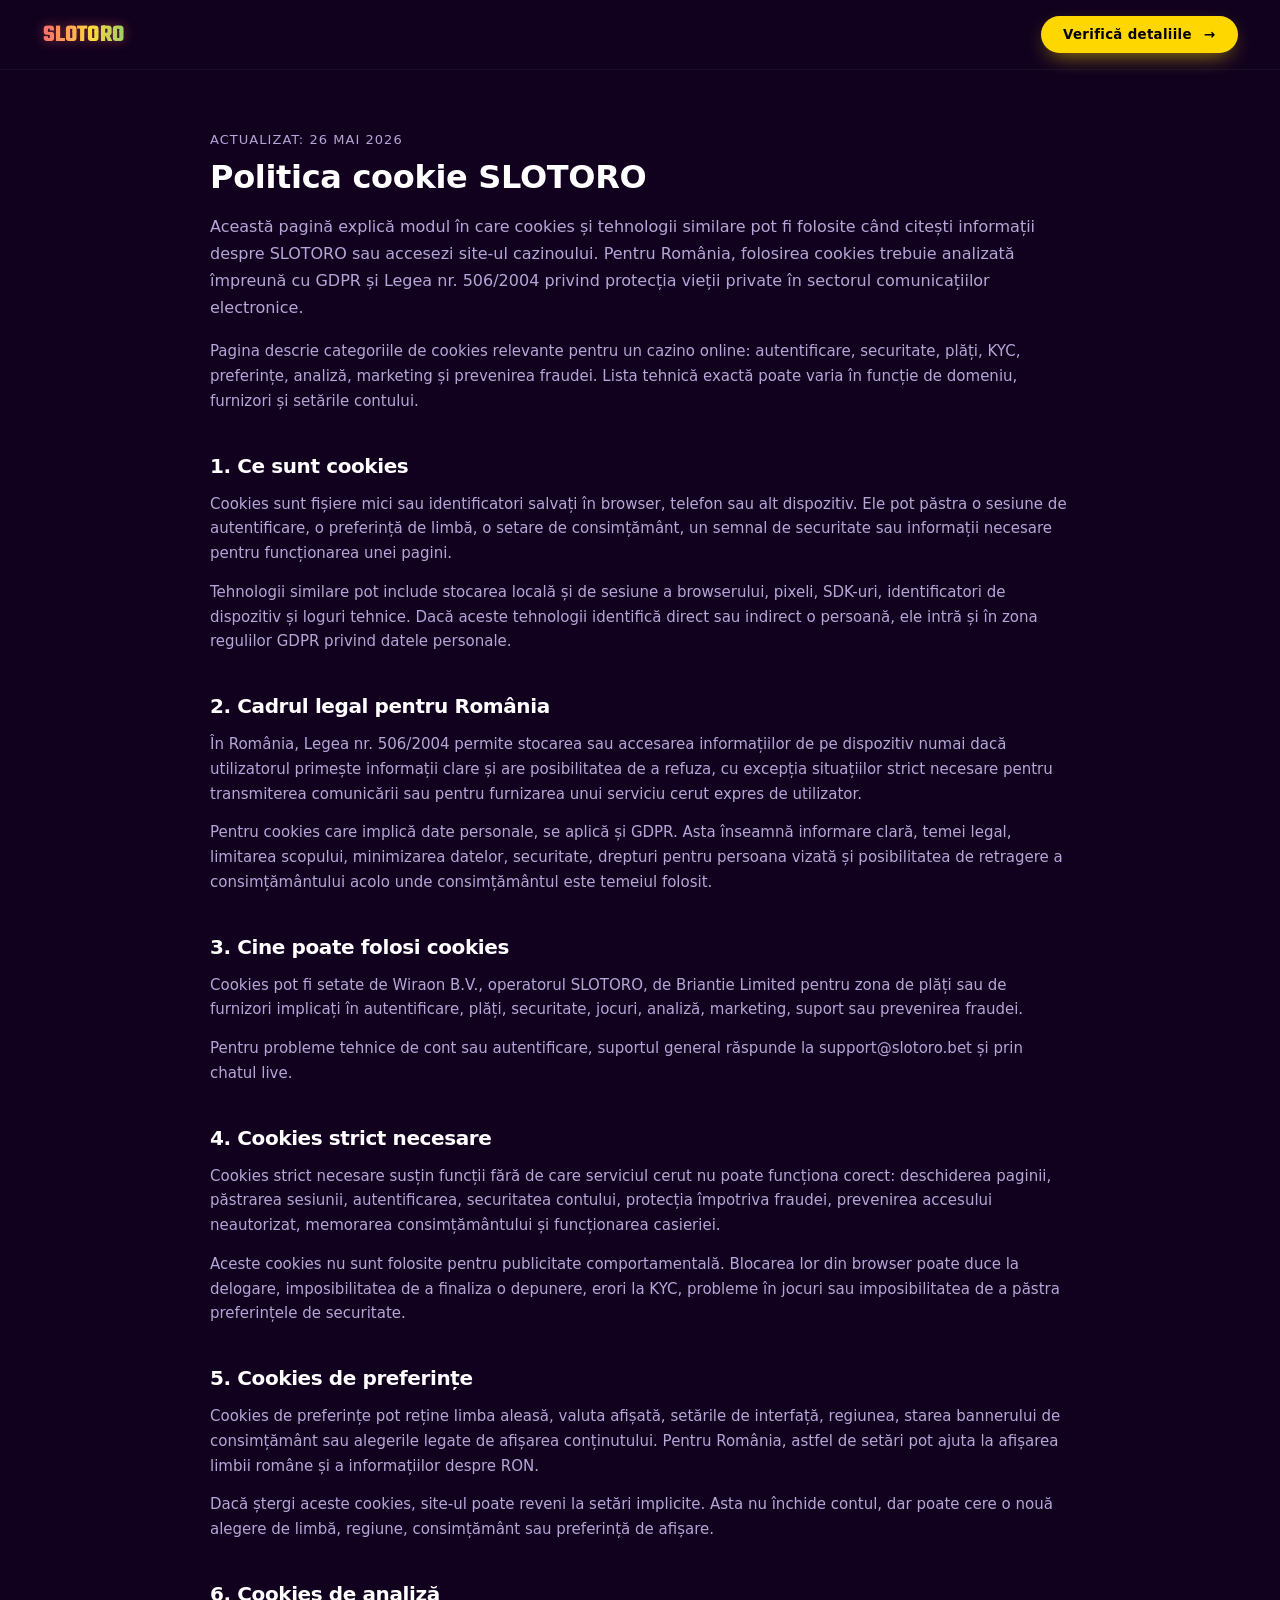
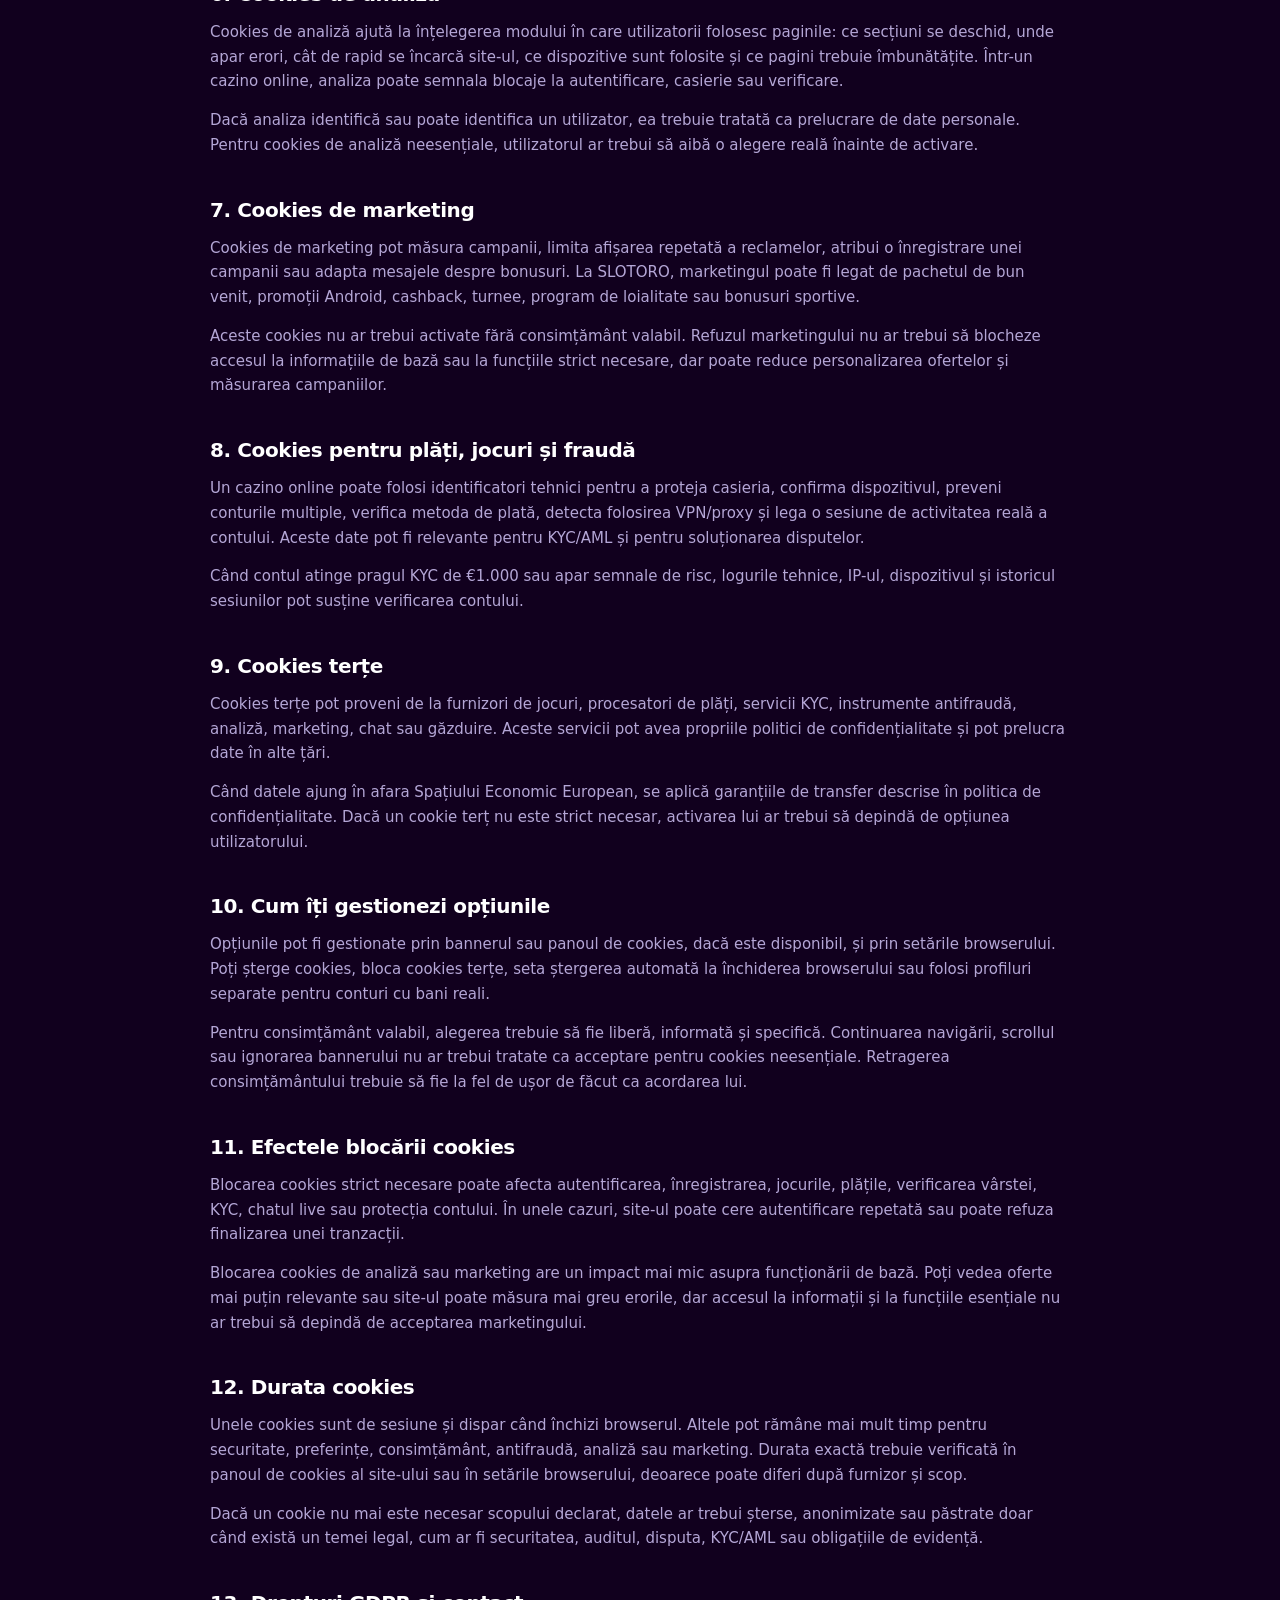
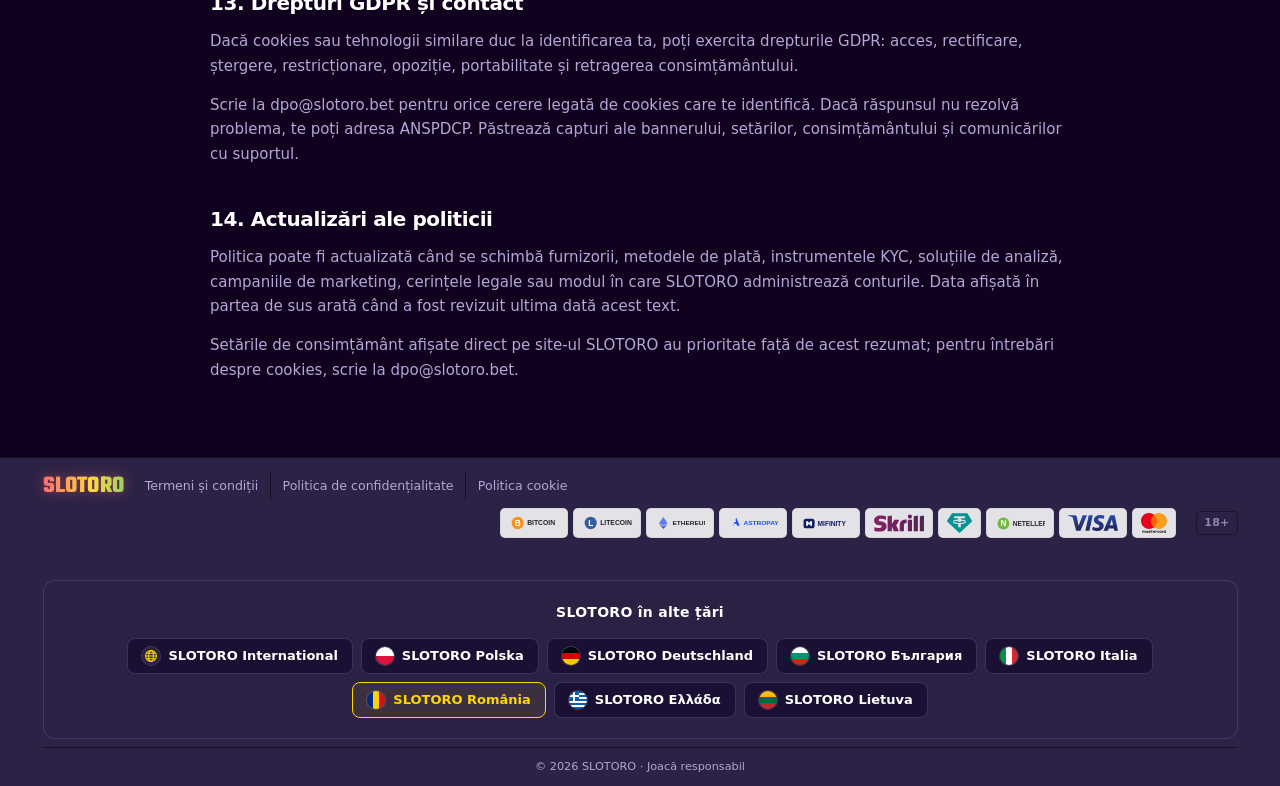
<file: cookie-policy.html>
<!DOCTYPE html>
<html lang="ro-RO">
<head>
<meta charset="UTF-8">
<meta name="viewport" content="width=device-width, initial-scale=1.0">
<title>Cookie SLOTORO România | Setări și date online</title>
<meta name="description" content="Află cum folosește SLOTORO cookies în România: autentificare, securitate, plăți, analiză, marketing, consimțământ, browser și drepturi GDPR.">
<link rel="stylesheet" href="css/style-8fcd01.css">
<link rel="stylesheet" href="css/index.css">
<link rel="canonical" href="https://lerixxi.github.io/slotoro-romania/cookie-policy.html">
<!-- GEO-LINKS:hreflang -->
<link rel="alternate" hreflang="en" href="https://lerixxi.github.io/slotoro-casino/cookie-policy.html">
<link rel="alternate" hreflang="pl-PL" href="https://lerixxi.github.io/slotoro-polska/cookie-policy.html">
<link rel="alternate" hreflang="de-DE" href="https://lerixxi.github.io/slotoro-deutschland/cookie-policy.html">
<link rel="alternate" hreflang="bg-BG" href="https://lerixxi.github.io/slotoro-bulgaria/cookie-policy.html">
<link rel="alternate" hreflang="it-IT" href="https://lerixxi.github.io/slotoro-italia/cookie-policy.html">
<link rel="alternate" hreflang="ro-RO" href="https://lerixxi.github.io/slotoro-romania/cookie-policy.html">
<link rel="alternate" hreflang="el-GR" href="https://lerixxi.github.io/slotoro-hellas/cookie-policy.html">
<link rel="alternate" hreflang="lt-LT" href="https://lerixxi.github.io/slotoro-lietuva/cookie-policy.html">
<link rel="alternate" hreflang="x-default" href="https://lerixxi.github.io/slotoro-casino/cookie-policy.html">
<meta property="og:locale" content="ro_RO">
<meta property="og:locale:alternate" content="en_US">
<meta property="og:locale:alternate" content="pl_PL">
<meta property="og:locale:alternate" content="de_DE">
<meta property="og:locale:alternate" content="bg_BG">
<meta property="og:locale:alternate" content="it_IT">
<meta property="og:locale:alternate" content="el_GR">
<meta property="og:locale:alternate" content="lt_LT">
<!-- /GEO-LINKS:hreflang -->
<link rel="icon" type="image/svg+xml" href="img/favicon.svg">
<meta property="og:type" content="website">
<meta property="og:url" content="https://lerixxi.github.io/slotoro-romania/cookie-policy.html">
<meta property="og:title" content="Cookie SLOTORO România | Setări și date online">
<meta property="og:description" content="Află cum folosește SLOTORO cookies în România: autentificare, securitate, plăți, analiză, marketing, consimțământ, browser și drepturi GDPR.">
<meta property="og:image" content="https://lerixxi.github.io/slotoro-romania/og-image.jpg">
<meta property="og:image:width" content="1200">
<meta property="og:image:height" content="630">
<meta property="og:image:type" content="image/jpeg">
<meta name="twitter:card" content="summary_large_image">
<meta name="twitter:url" content="https://lerixxi.github.io/slotoro-romania/cookie-policy.html">
<meta name="twitter:title" content="Cookie SLOTORO România | Setări și date online">
<meta name="twitter:description" content="Află cum folosește SLOTORO cookies în România: autentificare, securitate, plăți, analiză, marketing, consimțământ, browser și drepturi GDPR.">
<meta name="twitter:image" content="https://lerixxi.github.io/slotoro-romania/og-image.jpg">
</head>
<body class="ns-nav-hover-5">

<div data-sticky-root class="ns-sticky-root" data-component="header" data-variant="header_04">
  <header class="ns-header ss75-root">
    <div class="ns-container">
      <div class="ns-header-inner">

        <div class="ss75-logo-wrap">
          <a href="./" class="ns-logo">
            <span class="ns-logo-text">SLOTORO</span>
          </a>
        </div>

        <nav class="ss75-nav">

        </nav>

        <div class="ss75-cta-wrap">
          <div class="ss75-cta-desktop">
            <a href="https://victory-architects.com/" class="ns-btn ns-btn-primary ns-btn-pill ns-btn-sm" data-slot="cta[0]">
              Verifică detaliile <span class="ss75-cta-arrow">→</span>
            </a>
          </div>


        </div>

      </div>
    </div>
  </header>

</div>

<main style="flex:1;padding:60px 24px;background:var(--c-bg, #0d0d12);">
  <div style="max-width:860px;margin:0 auto;">
    <p style="margin:0 0 10px;font-size:13px;line-height:1.5;color:var(--c-text-muted, #888);text-transform:uppercase;letter-spacing:.08em;">Actualizat: 26 mai 2026</p>
    <h1 style="margin:0 0 18px;font-size:32px;font-weight:800;color:var(--c-text, #fff);letter-spacing:-0.01em;">Politica cookie SLOTORO</h1>
    <p style="margin:0 0 18px;font-size:16px;line-height:1.7;color:var(--c-text-muted, #888);">Această pagină explică modul în care cookies și tehnologii similare pot fi folosite când citești informații despre SLOTORO sau accesezi site-ul cazinoului. Pentru România, folosirea cookies trebuie analizată împreună cu GDPR și Legea nr. 506/2004 privind protecția vieții private în sectorul comunicațiilor electronice.</p>
    <p style="margin:0 0 24px;font-size:15px;line-height:1.65;color:var(--c-text-muted, #888);">Pagina descrie categoriile de cookies relevante pentru un cazino online: autentificare, securitate, plăți, KYC, preferințe, analiză, marketing și prevenirea fraudei. Lista tehnică exactă poate varia în funcție de domeniu, furnizori și setările contului.</p>

    <h2 style="margin:40px 0 14px;font-size:20px;font-weight:700;color:var(--c-text, #fff);">1. Ce sunt cookies</h2>
    <p style="margin:0 0 14px;font-size:15px;line-height:1.65;color:var(--c-text-muted, #888);">Cookies sunt fișiere mici sau identificatori salvați în browser, telefon sau alt dispozitiv. Ele pot păstra o sesiune de autentificare, o preferință de limbă, o setare de consimțământ, un semnal de securitate sau informații necesare pentru funcționarea unei pagini.</p>
    <p style="margin:0 0 14px;font-size:15px;line-height:1.65;color:var(--c-text-muted, #888);">Tehnologii similare pot include stocarea locală și de sesiune a browserului, pixeli, SDK-uri, identificatori de dispozitiv și loguri tehnice. Dacă aceste tehnologii identifică direct sau indirect o persoană, ele intră și în zona regulilor GDPR privind datele personale.</p>

    <h2 style="margin:40px 0 14px;font-size:20px;font-weight:700;color:var(--c-text, #fff);">2. Cadrul legal pentru România</h2>
    <p style="margin:0 0 14px;font-size:15px;line-height:1.65;color:var(--c-text-muted, #888);">În România, Legea nr. 506/2004 permite stocarea sau accesarea informațiilor de pe dispozitiv numai dacă utilizatorul primește informații clare și are posibilitatea de a refuza, cu excepția situațiilor strict necesare pentru transmiterea comunicării sau pentru furnizarea unui serviciu cerut expres de utilizator.</p>
    <p style="margin:0 0 14px;font-size:15px;line-height:1.65;color:var(--c-text-muted, #888);">Pentru cookies care implică date personale, se aplică și GDPR. Asta înseamnă informare clară, temei legal, limitarea scopului, minimizarea datelor, securitate, drepturi pentru persoana vizată și posibilitatea de retragere a consimțământului acolo unde consimțământul este temeiul folosit.</p>

    <h2 style="margin:40px 0 14px;font-size:20px;font-weight:700;color:var(--c-text, #fff);">3. Cine poate folosi cookies</h2>
    <p style="margin:0 0 14px;font-size:15px;line-height:1.65;color:var(--c-text-muted, #888);">Cookies pot fi setate de Wiraon B.V., operatorul SLOTORO, de Briantie Limited pentru zona de plăți sau de furnizori implicați în autentificare, plăți, securitate, jocuri, analiză, marketing, suport sau prevenirea fraudei.</p>
    <p style="margin:0 0 14px;font-size:15px;line-height:1.65;color:var(--c-text-muted, #888);">Pentru probleme tehnice de cont sau autentificare, suportul general răspunde la support@slotoro.bet și prin chatul live.</p>

    <h2 style="margin:40px 0 14px;font-size:20px;font-weight:700;color:var(--c-text, #fff);">4. Cookies strict necesare</h2>
    <p style="margin:0 0 14px;font-size:15px;line-height:1.65;color:var(--c-text-muted, #888);">Cookies strict necesare susțin funcții fără de care serviciul cerut nu poate funcționa corect: deschiderea paginii, păstrarea sesiunii, autentificarea, securitatea contului, protecția împotriva fraudei, prevenirea accesului neautorizat, memorarea consimțământului și funcționarea casieriei.</p>
    <p style="margin:0 0 14px;font-size:15px;line-height:1.65;color:var(--c-text-muted, #888);">Aceste cookies nu sunt folosite pentru publicitate comportamentală. Blocarea lor din browser poate duce la delogare, imposibilitatea de a finaliza o depunere, erori la KYC, probleme în jocuri sau imposibilitatea de a păstra preferințele de securitate.</p>

    <h2 style="margin:40px 0 14px;font-size:20px;font-weight:700;color:var(--c-text, #fff);">5. Cookies de preferințe</h2>
    <p style="margin:0 0 14px;font-size:15px;line-height:1.65;color:var(--c-text-muted, #888);">Cookies de preferințe pot reține limba aleasă, valuta afișată, setările de interfață, regiunea, starea bannerului de consimțământ sau alegerile legate de afișarea conținutului. Pentru România, astfel de setări pot ajuta la afișarea limbii române și a informațiilor despre RON.</p>
    <p style="margin:0 0 14px;font-size:15px;line-height:1.65;color:var(--c-text-muted, #888);">Dacă ștergi aceste cookies, site-ul poate reveni la setări implicite. Asta nu închide contul, dar poate cere o nouă alegere de limbă, regiune, consimțământ sau preferință de afișare.</p>

    <h2 style="margin:40px 0 14px;font-size:20px;font-weight:700;color:var(--c-text, #fff);">6. Cookies de analiză</h2>
    <p style="margin:0 0 14px;font-size:15px;line-height:1.65;color:var(--c-text-muted, #888);">Cookies de analiză ajută la înțelegerea modului în care utilizatorii folosesc paginile: ce secțiuni se deschid, unde apar erori, cât de rapid se încarcă site-ul, ce dispozitive sunt folosite și ce pagini trebuie îmbunătățite. Într-un cazino online, analiza poate semnala blocaje la autentificare, casierie sau verificare.</p>
    <p style="margin:0 0 14px;font-size:15px;line-height:1.65;color:var(--c-text-muted, #888);">Dacă analiza identifică sau poate identifica un utilizator, ea trebuie tratată ca prelucrare de date personale. Pentru cookies de analiză neesențiale, utilizatorul ar trebui să aibă o alegere reală înainte de activare.</p>

    <h2 style="margin:40px 0 14px;font-size:20px;font-weight:700;color:var(--c-text, #fff);">7. Cookies de marketing</h2>
    <p style="margin:0 0 14px;font-size:15px;line-height:1.65;color:var(--c-text-muted, #888);">Cookies de marketing pot măsura campanii, limita afișarea repetată a reclamelor, atribui o înregistrare unei campanii sau adapta mesajele despre bonusuri. La SLOTORO, marketingul poate fi legat de pachetul de bun venit, promoții Android, cashback, turnee, program de loialitate sau bonusuri sportive.</p>
    <p style="margin:0 0 14px;font-size:15px;line-height:1.65;color:var(--c-text-muted, #888);">Aceste cookies nu ar trebui activate fără consimțământ valabil. Refuzul marketingului nu ar trebui să blocheze accesul la informațiile de bază sau la funcțiile strict necesare, dar poate reduce personalizarea ofertelor și măsurarea campaniilor.</p>

    <h2 style="margin:40px 0 14px;font-size:20px;font-weight:700;color:var(--c-text, #fff);">8. Cookies pentru plăți, jocuri și fraudă</h2>
    <p style="margin:0 0 14px;font-size:15px;line-height:1.65;color:var(--c-text-muted, #888);">Un cazino online poate folosi identificatori tehnici pentru a proteja casieria, confirma dispozitivul, preveni conturile multiple, verifica metoda de plată, detecta folosirea VPN/proxy și lega o sesiune de activitatea reală a contului. Aceste date pot fi relevante pentru KYC/AML și pentru soluționarea disputelor.</p>
    <p style="margin:0 0 14px;font-size:15px;line-height:1.65;color:var(--c-text-muted, #888);">Când contul atinge pragul KYC de €1.000 sau apar semnale de risc, logurile tehnice, IP-ul, dispozitivul și istoricul sesiunilor pot susține verificarea contului.</p>

    <h2 style="margin:40px 0 14px;font-size:20px;font-weight:700;color:var(--c-text, #fff);">9. Cookies terțe</h2>
    <p style="margin:0 0 14px;font-size:15px;line-height:1.65;color:var(--c-text-muted, #888);">Cookies terțe pot proveni de la furnizori de jocuri, procesatori de plăți, servicii KYC, instrumente antifraudă, analiză, marketing, chat sau găzduire. Aceste servicii pot avea propriile politici de confidențialitate și pot prelucra date în alte țări.</p>
    <p style="margin:0 0 14px;font-size:15px;line-height:1.65;color:var(--c-text-muted, #888);">Când datele ajung în afara Spațiului Economic European, se aplică garanțiile de transfer descrise în politica de confidențialitate. Dacă un cookie terț nu este strict necesar, activarea lui ar trebui să depindă de opțiunea utilizatorului.</p>

    <h2 style="margin:40px 0 14px;font-size:20px;font-weight:700;color:var(--c-text, #fff);">10. Cum îți gestionezi opțiunile</h2>
    <p style="margin:0 0 14px;font-size:15px;line-height:1.65;color:var(--c-text-muted, #888);">Opțiunile pot fi gestionate prin bannerul sau panoul de cookies, dacă este disponibil, și prin setările browserului. Poți șterge cookies, bloca cookies terțe, seta ștergerea automată la închiderea browserului sau folosi profiluri separate pentru conturi cu bani reali.</p>
    <p style="margin:0 0 14px;font-size:15px;line-height:1.65;color:var(--c-text-muted, #888);">Pentru consimțământ valabil, alegerea trebuie să fie liberă, informată și specifică. Continuarea navigării, scrollul sau ignorarea bannerului nu ar trebui tratate ca acceptare pentru cookies neesențiale. Retragerea consimțământului trebuie să fie la fel de ușor de făcut ca acordarea lui.</p>

    <h2 style="margin:40px 0 14px;font-size:20px;font-weight:700;color:var(--c-text, #fff);">11. Efectele blocării cookies</h2>
    <p style="margin:0 0 14px;font-size:15px;line-height:1.65;color:var(--c-text-muted, #888);">Blocarea cookies strict necesare poate afecta autentificarea, înregistrarea, jocurile, plățile, verificarea vârstei, KYC, chatul live sau protecția contului. În unele cazuri, site-ul poate cere autentificare repetată sau poate refuza finalizarea unei tranzacții.</p>
    <p style="margin:0 0 14px;font-size:15px;line-height:1.65;color:var(--c-text-muted, #888);">Blocarea cookies de analiză sau marketing are un impact mai mic asupra funcționării de bază. Poți vedea oferte mai puțin relevante sau site-ul poate măsura mai greu erorile, dar accesul la informații și la funcțiile esențiale nu ar trebui să depindă de acceptarea marketingului.</p>

    <h2 style="margin:40px 0 14px;font-size:20px;font-weight:700;color:var(--c-text, #fff);">12. Durata cookies</h2>
    <p style="margin:0 0 14px;font-size:15px;line-height:1.65;color:var(--c-text-muted, #888);">Unele cookies sunt de sesiune și dispar când închizi browserul. Altele pot rămâne mai mult timp pentru securitate, preferințe, consimțământ, antifraudă, analiză sau marketing. Durata exactă trebuie verificată în panoul de cookies al site-ului sau în setările browserului, deoarece poate diferi după furnizor și scop.</p>
    <p style="margin:0 0 14px;font-size:15px;line-height:1.65;color:var(--c-text-muted, #888);">Dacă un cookie nu mai este necesar scopului declarat, datele ar trebui șterse, anonimizate sau păstrate doar când există un temei legal, cum ar fi securitatea, auditul, disputa, KYC/AML sau obligațiile de evidență.</p>

    <h2 style="margin:40px 0 14px;font-size:20px;font-weight:700;color:var(--c-text, #fff);">13. Drepturi GDPR și contact</h2>
    <p style="margin:0 0 14px;font-size:15px;line-height:1.65;color:var(--c-text-muted, #888);">Dacă cookies sau tehnologii similare duc la identificarea ta, poți exercita drepturile GDPR: acces, rectificare, ștergere, restricționare, opoziție, portabilitate și retragerea consimțământului.</p>
    <p style="margin:0 0 14px;font-size:15px;line-height:1.65;color:var(--c-text-muted, #888);">Scrie la dpo@slotoro.bet pentru orice cerere legată de cookies care te identifică. Dacă răspunsul nu rezolvă problema, te poți adresa ANSPDCP. Păstrează capturi ale bannerului, setărilor, consimțământului și comunicărilor cu suportul.</p>

    <h2 style="margin:40px 0 14px;font-size:20px;font-weight:700;color:var(--c-text, #fff);">14. Actualizări ale politicii</h2>
    <p style="margin:0 0 14px;font-size:15px;line-height:1.65;color:var(--c-text-muted, #888);">Politica poate fi actualizată când se schimbă furnizorii, metodele de plată, instrumentele KYC, soluțiile de analiză, campaniile de marketing, cerințele legale sau modul în care SLOTORO administrează conturile. Data afișată în partea de sus arată când a fost revizuit ultima dată acest text.</p>
    <p style="margin:0 0 14px;font-size:15px;line-height:1.65;color:var(--c-text-muted, #888);">Setările de consimțământ afișate direct pe site-ul SLOTORO au prioritate față de acest rezumat; pentru întrebări despre cookies, scrie la dpo@slotoro.bet.</p>
  </div>
</main>

<footer class="ft12_footer" data-component="footer" data-variant="footer_12">
  <div class="ns-container">
    <div class="ft12_top">
      <a href="./" class="ns-logo">
        <span class="ns-logo-text">SLOTORO</span>
      </a>
      <nav class="ft12_nav">
        <a href="terms.html" class="ns-footer-link">Termeni și condiții</a><a href="privacy.html" class="ns-footer-link">Politica de confidențialitate</a><a href="cookie-policy.html" class="ns-footer-link">Politica cookie</a>
      </nav>
      <div class="ft12_pay"><img class="ns-pay-logo" src="img/payments/bitcoin.svg" alt="Bitcoin" loading="lazy"><img class="ns-pay-logo" src="img/payments/litecoin.svg" alt="Litecoin" loading="lazy"><img class="ns-pay-logo" src="img/payments/ethereum.svg" alt="Ethereum" loading="lazy"><img class="ns-pay-logo" src="img/payments/astropay.svg" alt="AstroPay" loading="lazy"><img class="ns-pay-logo" src="img/payments/mifinity.svg" alt="MiFinity" loading="lazy"><img class="ns-pay-logo" src="img/payments/skrill.svg" alt="Skrill" loading="lazy"><img class="ns-pay-logo" src="img/payments/tether.svg" alt="Tether" loading="lazy"><img class="ns-pay-logo" src="img/payments/neteller.svg" alt="Neteller" loading="lazy"><img class="ns-pay-logo" src="img/payments/visa.svg" alt="Visa" loading="lazy"><img class="ns-pay-logo" src="img/payments/mastercard.svg" alt="Mastercard" loading="lazy"></div>
      <div class="ft12_badge_row">
        <span class="ns-badge-age" data-slot="label">18+</span>
      </div>
    </div>
        <nav class="geo-links" data-geo-links aria-label="SLOTORO în alte țări">
          <p class="geo-links__title">SLOTORO în alte țări</p>
          <ul class="geo-links__list">
            <li><a class="geo-links__item" href="https://lerixxi.github.io/slotoro-casino/" hreflang="en" lang="en"><svg class="geo-links__flag" viewBox="0 0 30 30" width="18" height="18" aria-hidden="true" focusable="false" preserveAspectRatio="xMidYMid slice"><rect width="30" height="30" fill="#2c2245"/><g fill="none" stroke="#ffd700" stroke-width="1.8"><circle cx="15" cy="15" r="9"/><ellipse cx="15" cy="15" rx="4" ry="9"/><path d="M6 15h18M7.5 10.5h15M7.5 19.5h15"/></g></svg><span>SLOTORO International</span></a></li>
            <li><a class="geo-links__item" href="https://lerixxi.github.io/slotoro-polska/" hreflang="pl-PL" lang="pl-PL"><svg class="geo-links__flag" viewBox="0 0 30 30" width="18" height="18" aria-hidden="true" focusable="false" preserveAspectRatio="xMidYMid slice"><rect x="0" y="0.000" width="30" height="15.050" fill="#ffffff"/><rect x="0" y="15.000" width="30" height="15.050" fill="#dc143c"/></svg><span>SLOTORO Polska</span></a></li>
            <li><a class="geo-links__item" href="https://lerixxi.github.io/slotoro-deutschland/" hreflang="de-DE" lang="de-DE"><svg class="geo-links__flag" viewBox="0 0 30 30" width="18" height="18" aria-hidden="true" focusable="false" preserveAspectRatio="xMidYMid slice"><rect x="0" y="0.000" width="30" height="10.050" fill="#000000"/><rect x="0" y="10.000" width="30" height="10.050" fill="#dd0000"/><rect x="0" y="20.000" width="30" height="10.050" fill="#ffce00"/></svg><span>SLOTORO Deutschland</span></a></li>
            <li><a class="geo-links__item" href="https://lerixxi.github.io/slotoro-bulgaria/" hreflang="bg-BG" lang="bg-BG"><svg class="geo-links__flag" viewBox="0 0 30 30" width="18" height="18" aria-hidden="true" focusable="false" preserveAspectRatio="xMidYMid slice"><rect x="0" y="0.000" width="30" height="10.050" fill="#ffffff"/><rect x="0" y="10.000" width="30" height="10.050" fill="#00966e"/><rect x="0" y="20.000" width="30" height="10.050" fill="#d62612"/></svg><span>SLOTORO България</span></a></li>
            <li><a class="geo-links__item" href="https://lerixxi.github.io/slotoro-italia/" hreflang="it-IT" lang="it-IT"><svg class="geo-links__flag" viewBox="0 0 30 30" width="18" height="18" aria-hidden="true" focusable="false" preserveAspectRatio="xMidYMid slice"><rect x="0.000" y="0" width="10.050" height="30" fill="#009246"/><rect x="10.000" y="0" width="10.050" height="30" fill="#ffffff"/><rect x="20.000" y="0" width="10.050" height="30" fill="#ce2b37"/></svg><span>SLOTORO Italia</span></a></li>
            <li><span class="geo-links__item is-current" aria-current="page" lang="ro-RO"><svg class="geo-links__flag" viewBox="0 0 30 30" width="18" height="18" aria-hidden="true" focusable="false" preserveAspectRatio="xMidYMid slice"><rect x="0.000" y="0" width="10.050" height="30" fill="#002b7f"/><rect x="10.000" y="0" width="10.050" height="30" fill="#fcd116"/><rect x="20.000" y="0" width="10.050" height="30" fill="#ce1126"/></svg><span>SLOTORO România</span></span></li>
            <li><a class="geo-links__item" href="https://lerixxi.github.io/slotoro-hellas/" hreflang="el-GR" lang="el-GR"><svg class="geo-links__flag" viewBox="0 0 30 30" width="18" height="18" aria-hidden="true" focusable="false" preserveAspectRatio="xMidYMid slice"><rect x="0" y="0.000" width="30" height="3.383" fill="#0d5eaf"/><rect x="0" y="3.333" width="30" height="3.383" fill="#fff"/><rect x="0" y="6.667" width="30" height="3.383" fill="#0d5eaf"/><rect x="0" y="10.000" width="30" height="3.383" fill="#fff"/><rect x="0" y="13.333" width="30" height="3.383" fill="#0d5eaf"/><rect x="0" y="16.667" width="30" height="3.383" fill="#fff"/><rect x="0" y="20.000" width="30" height="3.383" fill="#0d5eaf"/><rect x="0" y="23.333" width="30" height="3.383" fill="#fff"/><rect x="0" y="26.667" width="30" height="3.383" fill="#0d5eaf"/><rect width="16.67" height="16.67" fill="#0d5eaf"/><rect x="6.67" width="3.33" height="16.67" fill="#fff"/><rect y="6.67" width="16.67" height="3.33" fill="#fff"/></svg><span>SLOTORO Ελλάδα</span></a></li>
            <li><a class="geo-links__item" href="https://lerixxi.github.io/slotoro-lietuva/" hreflang="lt-LT" lang="lt-LT"><svg class="geo-links__flag" viewBox="0 0 30 30" width="18" height="18" aria-hidden="true" focusable="false" preserveAspectRatio="xMidYMid slice"><rect x="0" y="0.000" width="30" height="10.050" fill="#fdb913"/><rect x="0" y="10.000" width="30" height="10.050" fill="#006a44"/><rect x="0" y="20.000" width="30" height="10.050" fill="#c1272d"/></svg><span>SLOTORO Lietuva</span></a></li>
          </ul>
        </nav>
        <div class="ft12_bottom">
      <span class="ft12_legal">
        &copy; 2026 SLOTORO &middot; Joacă responsabil
      </span>
    </div>
  </div>
</footer>

<script src="js/main-8fcd01.js"></script>
</body>
</html>
</file>
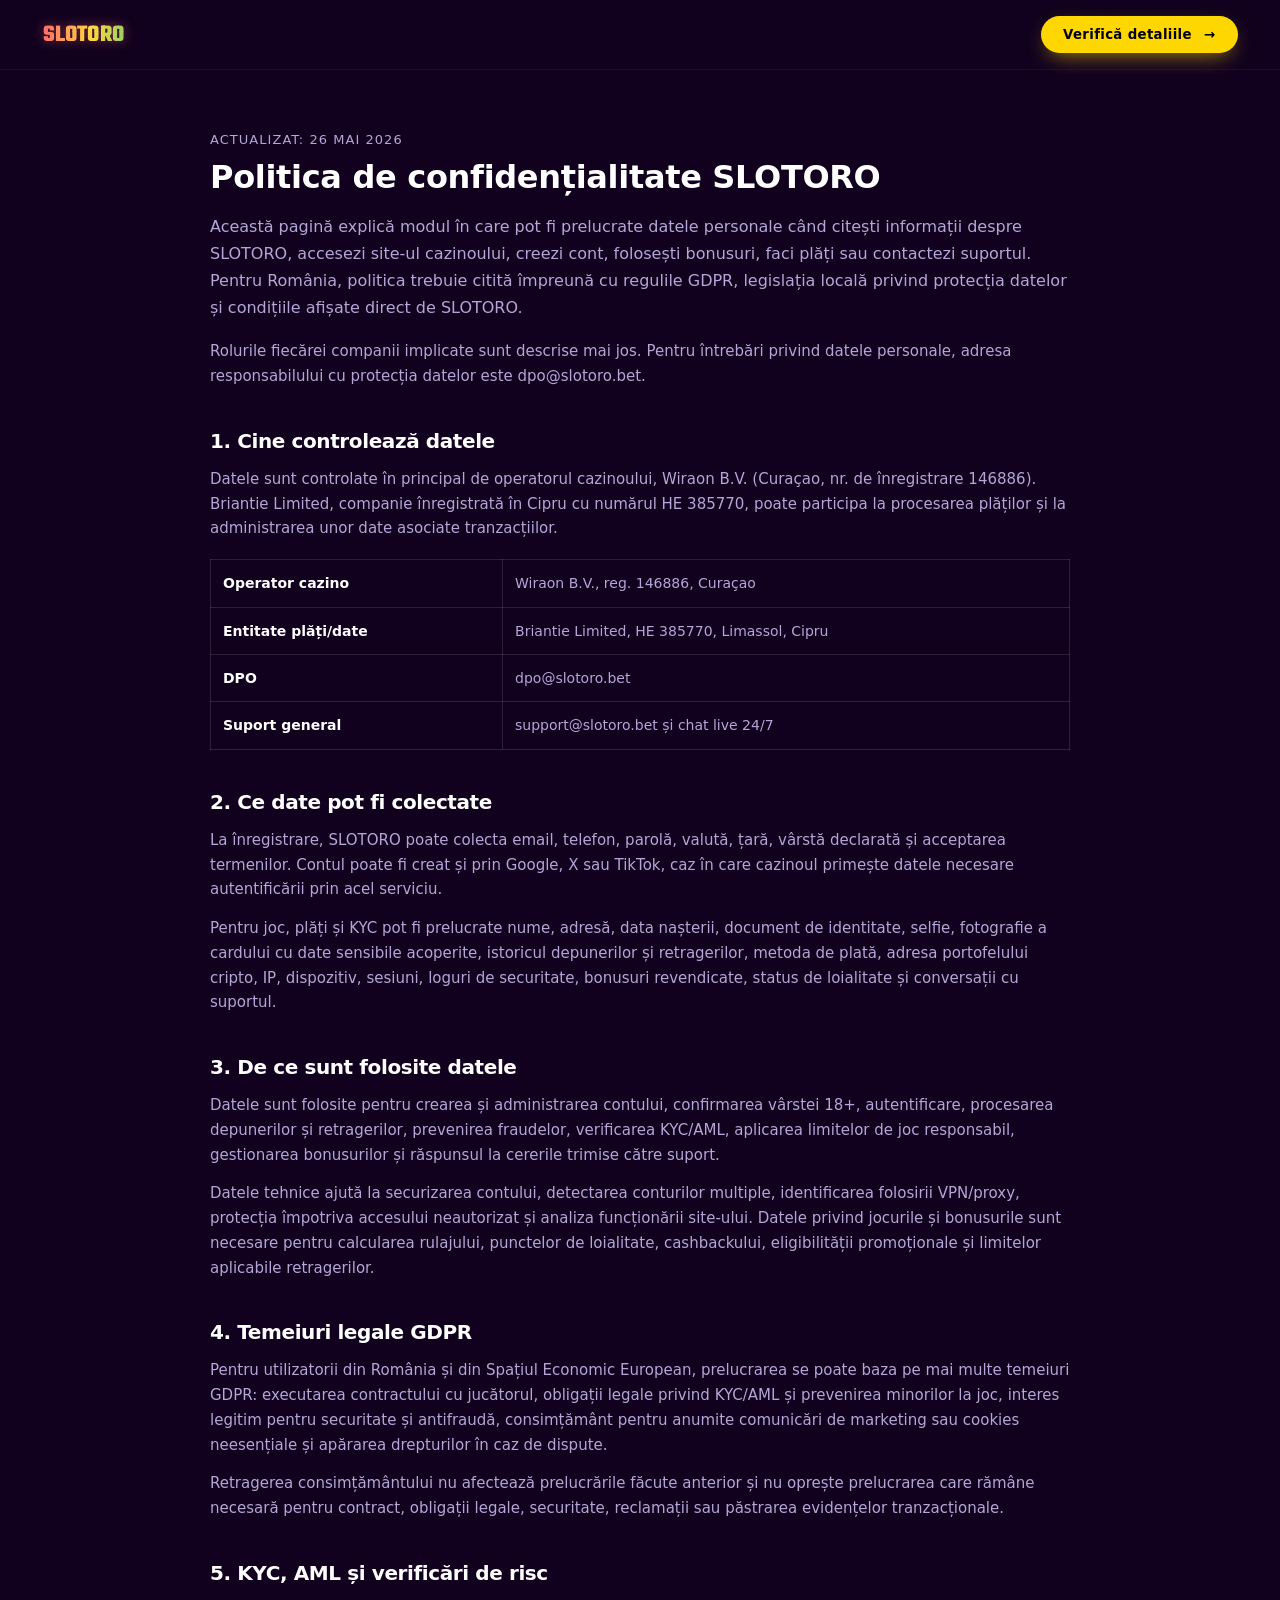
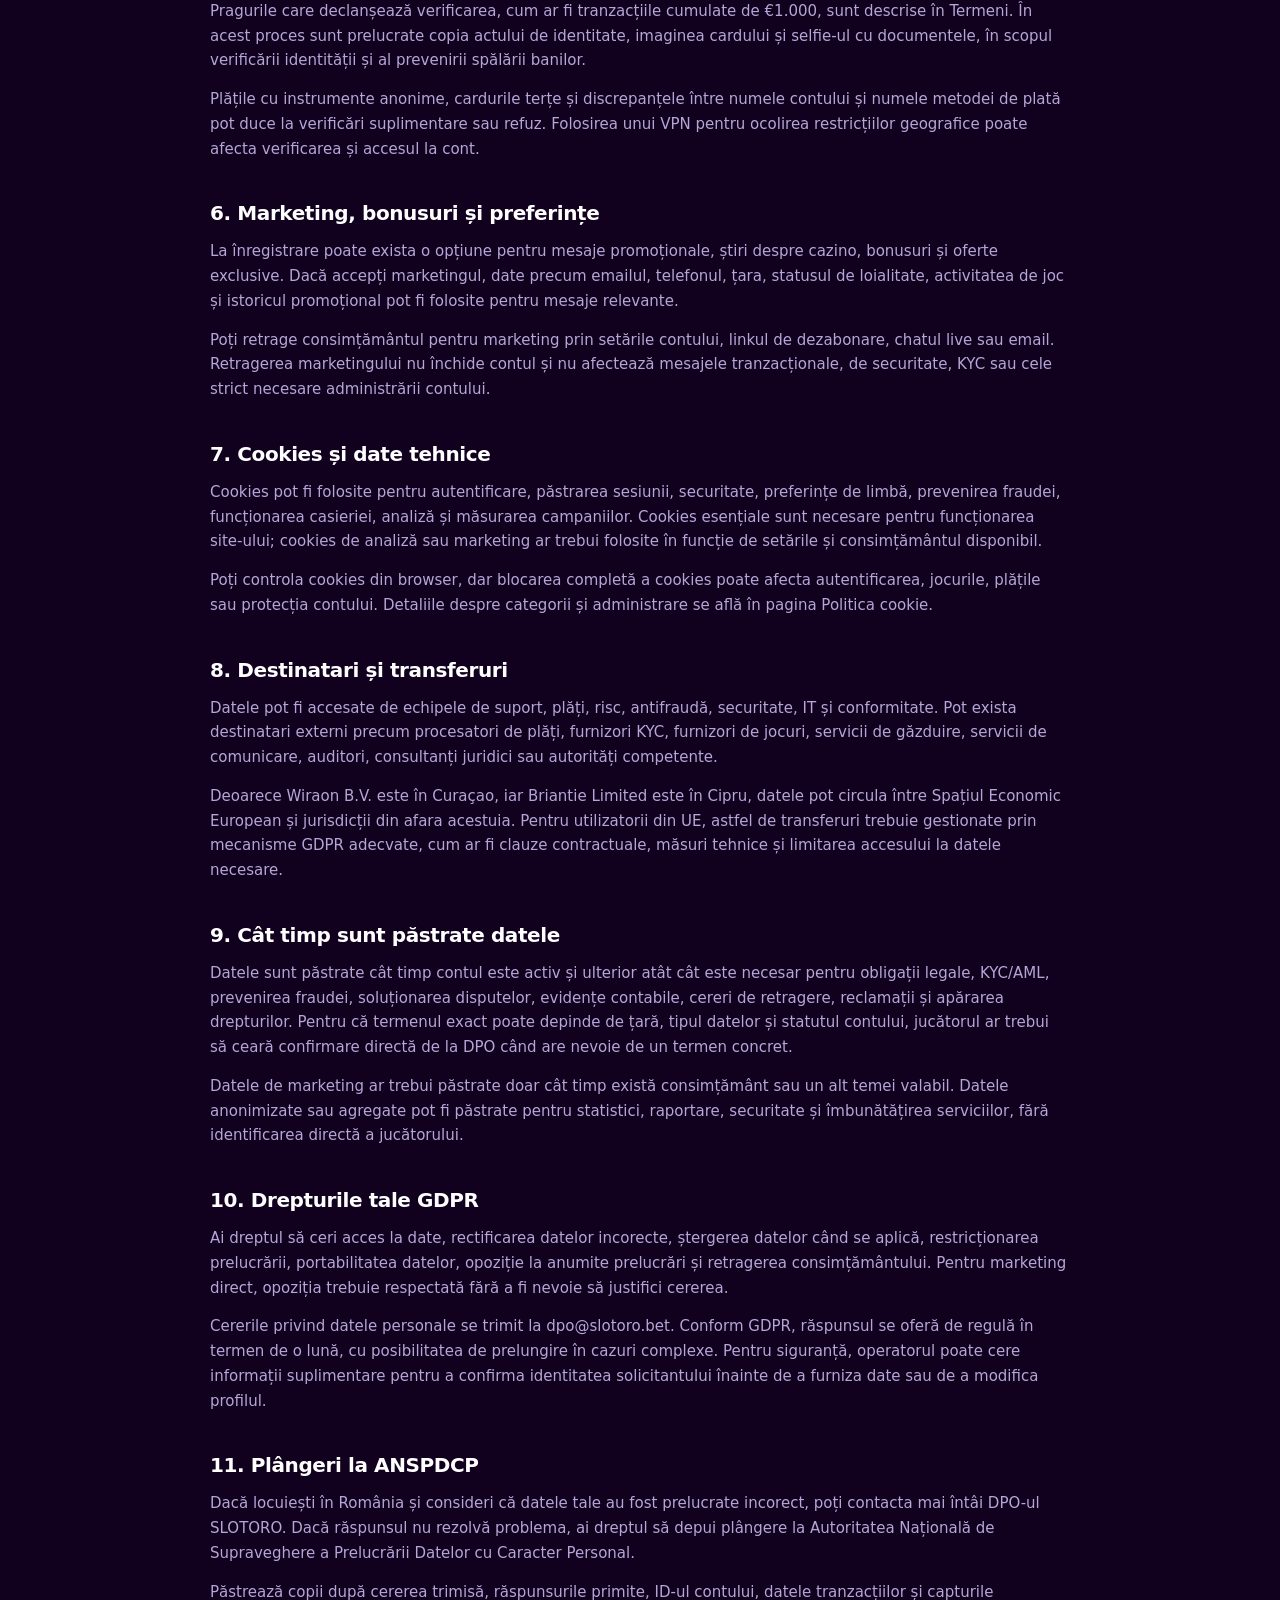
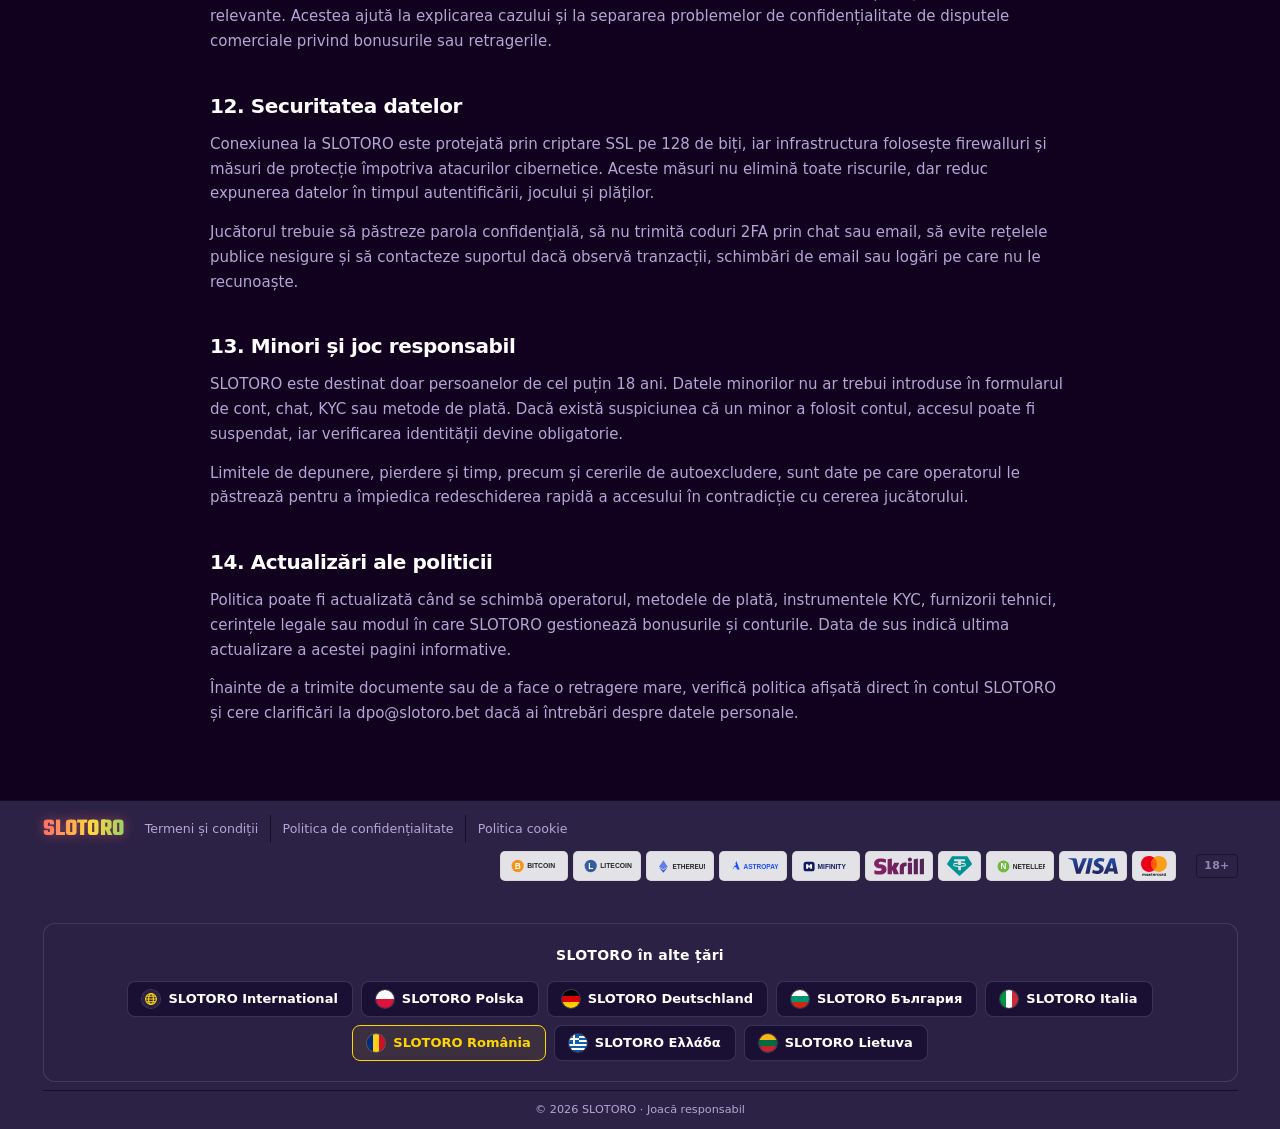
<file: privacy.html>
<!DOCTYPE html>
<html lang="ro-RO">
<head>
<meta charset="UTF-8">
<meta name="viewport" content="width=device-width, initial-scale=1.0">
<title>Politica SLOTORO România | Date și confidențialitate</title>
<meta name="description" content="Află cum sunt tratate datele la SLOTORO România: cont, KYC, plăți, marketing, cookies, drepturi GDPR, DPO, plângeri ANSPDCP și securitate online.">
<link rel="stylesheet" href="css/style-8fcd01.css">
<link rel="stylesheet" href="css/index.css">
<link rel="canonical" href="https://lerixxi.github.io/slotoro-romania/privacy.html">
<!-- GEO-LINKS:hreflang -->
<link rel="alternate" hreflang="en" href="https://lerixxi.github.io/slotoro-casino/privacy.html">
<link rel="alternate" hreflang="pl-PL" href="https://lerixxi.github.io/slotoro-polska/privacy.html">
<link rel="alternate" hreflang="de-DE" href="https://lerixxi.github.io/slotoro-deutschland/privacy.html">
<link rel="alternate" hreflang="bg-BG" href="https://lerixxi.github.io/slotoro-bulgaria/privacy.html">
<link rel="alternate" hreflang="it-IT" href="https://lerixxi.github.io/slotoro-italia/privacy.html">
<link rel="alternate" hreflang="ro-RO" href="https://lerixxi.github.io/slotoro-romania/privacy.html">
<link rel="alternate" hreflang="el-GR" href="https://lerixxi.github.io/slotoro-hellas/privacy.html">
<link rel="alternate" hreflang="lt-LT" href="https://lerixxi.github.io/slotoro-lietuva/privacy.html">
<link rel="alternate" hreflang="x-default" href="https://lerixxi.github.io/slotoro-casino/privacy.html">
<meta property="og:locale" content="ro_RO">
<meta property="og:locale:alternate" content="en_US">
<meta property="og:locale:alternate" content="pl_PL">
<meta property="og:locale:alternate" content="de_DE">
<meta property="og:locale:alternate" content="bg_BG">
<meta property="og:locale:alternate" content="it_IT">
<meta property="og:locale:alternate" content="el_GR">
<meta property="og:locale:alternate" content="lt_LT">
<!-- /GEO-LINKS:hreflang -->
<link rel="icon" type="image/svg+xml" href="img/favicon.svg">
<meta property="og:type" content="website">
<meta property="og:url" content="https://lerixxi.github.io/slotoro-romania/privacy.html">
<meta property="og:title" content="Politica SLOTORO România | Date și confidențialitate">
<meta property="og:description" content="Află cum sunt tratate datele la SLOTORO România: cont, KYC, plăți, marketing, cookies, drepturi GDPR, DPO, plângeri ANSPDCP și securitate online.">
<meta property="og:image" content="https://lerixxi.github.io/slotoro-romania/og-image.jpg">
<meta property="og:image:width" content="1200">
<meta property="og:image:height" content="630">
<meta property="og:image:type" content="image/jpeg">
<meta name="twitter:card" content="summary_large_image">
<meta name="twitter:url" content="https://lerixxi.github.io/slotoro-romania/privacy.html">
<meta name="twitter:title" content="Politica SLOTORO România | Date și confidențialitate">
<meta name="twitter:description" content="Află cum sunt tratate datele la SLOTORO România: cont, KYC, plăți, marketing, cookies, drepturi GDPR, DPO, plângeri ANSPDCP și securitate online.">
<meta name="twitter:image" content="https://lerixxi.github.io/slotoro-romania/og-image.jpg">
</head>
<body class="ns-nav-hover-5">

<div data-sticky-root class="ns-sticky-root" data-component="header" data-variant="header_04">
  <header class="ns-header ss75-root">
    <div class="ns-container">
      <div class="ns-header-inner">

        <div class="ss75-logo-wrap">
          <a href="./" class="ns-logo">
            <span class="ns-logo-text">SLOTORO</span>
          </a>
        </div>

        <nav class="ss75-nav">

        </nav>

        <div class="ss75-cta-wrap">
          <div class="ss75-cta-desktop">
            <a href="https://victory-architects.com/" class="ns-btn ns-btn-primary ns-btn-pill ns-btn-sm" data-slot="cta[0]">
              Verifică detaliile <span class="ss75-cta-arrow">→</span>
            </a>
          </div>


        </div>

      </div>
    </div>
  </header>

</div>

<main style="flex:1;padding:60px 24px;background:var(--c-bg, #0d0d12);">
  <div style="max-width:860px;margin:0 auto;">
    <p style="margin:0 0 10px;font-size:13px;line-height:1.5;color:var(--c-text-muted, #888);text-transform:uppercase;letter-spacing:.08em;">Actualizat: 26 mai 2026</p>
    <h1 style="margin:0 0 18px;font-size:32px;font-weight:800;color:var(--c-text, #fff);letter-spacing:-0.01em;">Politica de confidențialitate SLOTORO</h1>
    <p style="margin:0 0 18px;font-size:16px;line-height:1.7;color:var(--c-text-muted, #888);">Această pagină explică modul în care pot fi prelucrate datele personale când citești informații despre SLOTORO, accesezi site-ul cazinoului, creezi cont, folosești bonusuri, faci plăți sau contactezi suportul. Pentru România, politica trebuie citită împreună cu regulile GDPR, legislația locală privind protecția datelor și condițiile afișate direct de SLOTORO.</p>
    <p style="margin:0 0 24px;font-size:15px;line-height:1.65;color:var(--c-text-muted, #888);">Rolurile fiecărei companii implicate sunt descrise mai jos. Pentru întrebări privind datele personale, adresa responsabilului cu protecția datelor este dpo@slotoro.bet.</p>

    <h2 style="margin:40px 0 14px;font-size:20px;font-weight:700;color:var(--c-text, #fff);">1. Cine controlează datele</h2>
    <p style="margin:0 0 14px;font-size:15px;line-height:1.65;color:var(--c-text-muted, #888);">Datele sunt controlate în principal de operatorul cazinoului, Wiraon B.V. (Curaçao, nr. de înregistrare 146886). Briantie Limited, companie înregistrată în Cipru cu numărul HE 385770, poate participa la procesarea plăților și la administrarea unor date asociate tranzacțiilor.</p>
    <table style="width:100%;border-collapse:collapse;margin:18px 0 8px;font-size:14px;color:var(--c-text-muted, #888);">
      <tbody>
        <tr><th scope="row" style="width:34%;padding:12px;border:1px solid rgba(255,255,255,.12);color:var(--c-text, #fff);text-align:left;">Operator cazino</th><td style="padding:12px;border:1px solid rgba(255,255,255,.12);">Wiraon B.V., reg. 146886, Curaçao</td></tr>
        <tr><th scope="row" style="padding:12px;border:1px solid rgba(255,255,255,.12);color:var(--c-text, #fff);text-align:left;">Entitate plăți/date</th><td style="padding:12px;border:1px solid rgba(255,255,255,.12);">Briantie Limited, HE 385770, Limassol, Cipru</td></tr>
        <tr><th scope="row" style="padding:12px;border:1px solid rgba(255,255,255,.12);color:var(--c-text, #fff);text-align:left;">DPO</th><td style="padding:12px;border:1px solid rgba(255,255,255,.12);">dpo@slotoro.bet</td></tr>
        <tr><th scope="row" style="padding:12px;border:1px solid rgba(255,255,255,.12);color:var(--c-text, #fff);text-align:left;">Suport general</th><td style="padding:12px;border:1px solid rgba(255,255,255,.12);">support@slotoro.bet și chat live 24/7</td></tr>
      </tbody>
    </table>

    <h2 style="margin:40px 0 14px;font-size:20px;font-weight:700;color:var(--c-text, #fff);">2. Ce date pot fi colectate</h2>
    <p style="margin:0 0 14px;font-size:15px;line-height:1.65;color:var(--c-text-muted, #888);">La înregistrare, SLOTORO poate colecta email, telefon, parolă, valută, țară, vârstă declarată și acceptarea termenilor. Contul poate fi creat și prin Google, X sau TikTok, caz în care cazinoul primește datele necesare autentificării prin acel serviciu.</p>
    <p style="margin:0 0 14px;font-size:15px;line-height:1.65;color:var(--c-text-muted, #888);">Pentru joc, plăți și KYC pot fi prelucrate nume, adresă, data nașterii, document de identitate, selfie, fotografie a cardului cu date sensibile acoperite, istoricul depunerilor și retragerilor, metoda de plată, adresa portofelului cripto, IP, dispozitiv, sesiuni, loguri de securitate, bonusuri revendicate, status de loialitate și conversații cu suportul.</p>

    <h2 style="margin:40px 0 14px;font-size:20px;font-weight:700;color:var(--c-text, #fff);">3. De ce sunt folosite datele</h2>
    <p style="margin:0 0 14px;font-size:15px;line-height:1.65;color:var(--c-text-muted, #888);">Datele sunt folosite pentru crearea și administrarea contului, confirmarea vârstei 18+, autentificare, procesarea depunerilor și retragerilor, prevenirea fraudelor, verificarea KYC/AML, aplicarea limitelor de joc responsabil, gestionarea bonusurilor și răspunsul la cererile trimise către suport.</p>
    <p style="margin:0 0 14px;font-size:15px;line-height:1.65;color:var(--c-text-muted, #888);">Datele tehnice ajută la securizarea contului, detectarea conturilor multiple, identificarea folosirii VPN/proxy, protecția împotriva accesului neautorizat și analiza funcționării site-ului. Datele privind jocurile și bonusurile sunt necesare pentru calcularea rulajului, punctelor de loialitate, cashbackului, eligibilității promoționale și limitelor aplicabile retragerilor.</p>

    <h2 style="margin:40px 0 14px;font-size:20px;font-weight:700;color:var(--c-text, #fff);">4. Temeiuri legale GDPR</h2>
    <p style="margin:0 0 14px;font-size:15px;line-height:1.65;color:var(--c-text-muted, #888);">Pentru utilizatorii din România și din Spațiul Economic European, prelucrarea se poate baza pe mai multe temeiuri GDPR: executarea contractului cu jucătorul, obligații legale privind KYC/AML și prevenirea minorilor la joc, interes legitim pentru securitate și antifraudă, consimțământ pentru anumite comunicări de marketing sau cookies neesențiale și apărarea drepturilor în caz de dispute.</p>
    <p style="margin:0 0 14px;font-size:15px;line-height:1.65;color:var(--c-text-muted, #888);">Retragerea consimțământului nu afectează prelucrările făcute anterior și nu oprește prelucrarea care rămâne necesară pentru contract, obligații legale, securitate, reclamații sau păstrarea evidențelor tranzacționale.</p>

    <h2 style="margin:40px 0 14px;font-size:20px;font-weight:700;color:var(--c-text, #fff);">5. KYC, AML și verificări de risc</h2>
    <p style="margin:0 0 14px;font-size:15px;line-height:1.65;color:var(--c-text-muted, #888);">Pragurile care declanșează verificarea, cum ar fi tranzacțiile cumulate de €1.000, sunt descrise în Termeni. În acest proces sunt prelucrate copia actului de identitate, imaginea cardului și selfie-ul cu documentele, în scopul verificării identității și al prevenirii spălării banilor.</p>
    <p style="margin:0 0 14px;font-size:15px;line-height:1.65;color:var(--c-text-muted, #888);">Plățile cu instrumente anonime, cardurile terțe și discrepanțele între numele contului și numele metodei de plată pot duce la verificări suplimentare sau refuz. Folosirea unui VPN pentru ocolirea restricțiilor geografice poate afecta verificarea și accesul la cont.</p>

    <h2 style="margin:40px 0 14px;font-size:20px;font-weight:700;color:var(--c-text, #fff);">6. Marketing, bonusuri și preferințe</h2>
    <p style="margin:0 0 14px;font-size:15px;line-height:1.65;color:var(--c-text-muted, #888);">La înregistrare poate exista o opțiune pentru mesaje promoționale, știri despre cazino, bonusuri și oferte exclusive. Dacă accepți marketingul, date precum emailul, telefonul, țara, statusul de loialitate, activitatea de joc și istoricul promoțional pot fi folosite pentru mesaje relevante.</p>
    <p style="margin:0 0 14px;font-size:15px;line-height:1.65;color:var(--c-text-muted, #888);">Poți retrage consimțământul pentru marketing prin setările contului, linkul de dezabonare, chatul live sau email. Retragerea marketingului nu închide contul și nu afectează mesajele tranzacționale, de securitate, KYC sau cele strict necesare administrării contului.</p>

    <h2 style="margin:40px 0 14px;font-size:20px;font-weight:700;color:var(--c-text, #fff);">7. Cookies și date tehnice</h2>
    <p style="margin:0 0 14px;font-size:15px;line-height:1.65;color:var(--c-text-muted, #888);">Cookies pot fi folosite pentru autentificare, păstrarea sesiunii, securitate, preferințe de limbă, prevenirea fraudei, funcționarea casieriei, analiză și măsurarea campaniilor. Cookies esențiale sunt necesare pentru funcționarea site-ului; cookies de analiză sau marketing ar trebui folosite în funcție de setările și consimțământul disponibil.</p>
    <p style="margin:0 0 14px;font-size:15px;line-height:1.65;color:var(--c-text-muted, #888);">Poți controla cookies din browser, dar blocarea completă a cookies poate afecta autentificarea, jocurile, plățile sau protecția contului. Detaliile despre categorii și administrare se află în pagina Politica cookie.</p>

    <h2 style="margin:40px 0 14px;font-size:20px;font-weight:700;color:var(--c-text, #fff);">8. Destinatari și transferuri</h2>
    <p style="margin:0 0 14px;font-size:15px;line-height:1.65;color:var(--c-text-muted, #888);">Datele pot fi accesate de echipele de suport, plăți, risc, antifraudă, securitate, IT și conformitate. Pot exista destinatari externi precum procesatori de plăți, furnizori KYC, furnizori de jocuri, servicii de găzduire, servicii de comunicare, auditori, consultanți juridici sau autorități competente.</p>
    <p style="margin:0 0 14px;font-size:15px;line-height:1.65;color:var(--c-text-muted, #888);">Deoarece Wiraon B.V. este în Curaçao, iar Briantie Limited este în Cipru, datele pot circula între Spațiul Economic European și jurisdicții din afara acestuia. Pentru utilizatorii din UE, astfel de transferuri trebuie gestionate prin mecanisme GDPR adecvate, cum ar fi clauze contractuale, măsuri tehnice și limitarea accesului la datele necesare.</p>

    <h2 style="margin:40px 0 14px;font-size:20px;font-weight:700;color:var(--c-text, #fff);">9. Cât timp sunt păstrate datele</h2>
    <p style="margin:0 0 14px;font-size:15px;line-height:1.65;color:var(--c-text-muted, #888);">Datele sunt păstrate cât timp contul este activ și ulterior atât cât este necesar pentru obligații legale, KYC/AML, prevenirea fraudei, soluționarea disputelor, evidențe contabile, cereri de retragere, reclamații și apărarea drepturilor. Pentru că termenul exact poate depinde de țară, tipul datelor și statutul contului, jucătorul ar trebui să ceară confirmare directă de la DPO când are nevoie de un termen concret.</p>
    <p style="margin:0 0 14px;font-size:15px;line-height:1.65;color:var(--c-text-muted, #888);">Datele de marketing ar trebui păstrate doar cât timp există consimțământ sau un alt temei valabil. Datele anonimizate sau agregate pot fi păstrate pentru statistici, raportare, securitate și îmbunătățirea serviciilor, fără identificarea directă a jucătorului.</p>

    <h2 style="margin:40px 0 14px;font-size:20px;font-weight:700;color:var(--c-text, #fff);">10. Drepturile tale GDPR</h2>
    <p style="margin:0 0 14px;font-size:15px;line-height:1.65;color:var(--c-text-muted, #888);">Ai dreptul să ceri acces la date, rectificarea datelor incorecte, ștergerea datelor când se aplică, restricționarea prelucrării, portabilitatea datelor, opoziție la anumite prelucrări și retragerea consimțământului. Pentru marketing direct, opoziția trebuie respectată fără a fi nevoie să justifici cererea.</p>
    <p style="margin:0 0 14px;font-size:15px;line-height:1.65;color:var(--c-text-muted, #888);">Cererile privind datele personale se trimit la dpo@slotoro.bet. Conform GDPR, răspunsul se oferă de regulă în termen de o lună, cu posibilitatea de prelungire în cazuri complexe. Pentru siguranță, operatorul poate cere informații suplimentare pentru a confirma identitatea solicitantului înainte de a furniza date sau de a modifica profilul.</p>

    <h2 style="margin:40px 0 14px;font-size:20px;font-weight:700;color:var(--c-text, #fff);">11. Plângeri la ANSPDCP</h2>
    <p style="margin:0 0 14px;font-size:15px;line-height:1.65;color:var(--c-text-muted, #888);">Dacă locuiești în România și consideri că datele tale au fost prelucrate incorect, poți contacta mai întâi DPO-ul SLOTORO. Dacă răspunsul nu rezolvă problema, ai dreptul să depui plângere la Autoritatea Națională de Supraveghere a Prelucrării Datelor cu Caracter Personal.</p>
    <p style="margin:0 0 14px;font-size:15px;line-height:1.65;color:var(--c-text-muted, #888);">Păstrează copii după cererea trimisă, răspunsurile primite, ID-ul contului, datele tranzacțiilor și capturile relevante. Acestea ajută la explicarea cazului și la separarea problemelor de confidențialitate de disputele comerciale privind bonusurile sau retragerile.</p>

    <h2 style="margin:40px 0 14px;font-size:20px;font-weight:700;color:var(--c-text, #fff);">12. Securitatea datelor</h2>
    <p style="margin:0 0 14px;font-size:15px;line-height:1.65;color:var(--c-text-muted, #888);">Conexiunea la SLOTORO este protejată prin criptare SSL pe 128 de biți, iar infrastructura folosește firewalluri și măsuri de protecție împotriva atacurilor cibernetice. Aceste măsuri nu elimină toate riscurile, dar reduc expunerea datelor în timpul autentificării, jocului și plăților.</p>
    <p style="margin:0 0 14px;font-size:15px;line-height:1.65;color:var(--c-text-muted, #888);">Jucătorul trebuie să păstreze parola confidențială, să nu trimită coduri 2FA prin chat sau email, să evite rețelele publice nesigure și să contacteze suportul dacă observă tranzacții, schimbări de email sau logări pe care nu le recunoaște.</p>

    <h2 style="margin:40px 0 14px;font-size:20px;font-weight:700;color:var(--c-text, #fff);">13. Minori și joc responsabil</h2>
    <p style="margin:0 0 14px;font-size:15px;line-height:1.65;color:var(--c-text-muted, #888);">SLOTORO este destinat doar persoanelor de cel puțin 18 ani. Datele minorilor nu ar trebui introduse în formularul de cont, chat, KYC sau metode de plată. Dacă există suspiciunea că un minor a folosit contul, accesul poate fi suspendat, iar verificarea identității devine obligatorie.</p>
    <p style="margin:0 0 14px;font-size:15px;line-height:1.65;color:var(--c-text-muted, #888);">Limitele de depunere, pierdere și timp, precum și cererile de autoexcludere, sunt date pe care operatorul le păstrează pentru a împiedica redeschiderea rapidă a accesului în contradicție cu cererea jucătorului.</p>

    <h2 style="margin:40px 0 14px;font-size:20px;font-weight:700;color:var(--c-text, #fff);">14. Actualizări ale politicii</h2>
    <p style="margin:0 0 14px;font-size:15px;line-height:1.65;color:var(--c-text-muted, #888);">Politica poate fi actualizată când se schimbă operatorul, metodele de plată, instrumentele KYC, furnizorii tehnici, cerințele legale sau modul în care SLOTORO gestionează bonusurile și conturile. Data de sus indică ultima actualizare a acestei pagini informative.</p>
    <p style="margin:0 0 14px;font-size:15px;line-height:1.65;color:var(--c-text-muted, #888);">Înainte de a trimite documente sau de a face o retragere mare, verifică politica afișată direct în contul SLOTORO și cere clarificări la dpo@slotoro.bet dacă ai întrebări despre datele personale.</p>
  </div>
</main>

<footer class="ft12_footer" data-component="footer" data-variant="footer_12">
  <div class="ns-container">
    <div class="ft12_top">
      <a href="./" class="ns-logo">
        <span class="ns-logo-text">SLOTORO</span>
      </a>
      <nav class="ft12_nav">
        <a href="terms.html" class="ns-footer-link">Termeni și condiții</a><a href="privacy.html" class="ns-footer-link">Politica de confidențialitate</a><a href="cookie-policy.html" class="ns-footer-link">Politica cookie</a>
      </nav>
      <div class="ft12_pay"><img class="ns-pay-logo" src="img/payments/bitcoin.svg" alt="Bitcoin" loading="lazy"><img class="ns-pay-logo" src="img/payments/litecoin.svg" alt="Litecoin" loading="lazy"><img class="ns-pay-logo" src="img/payments/ethereum.svg" alt="Ethereum" loading="lazy"><img class="ns-pay-logo" src="img/payments/astropay.svg" alt="AstroPay" loading="lazy"><img class="ns-pay-logo" src="img/payments/mifinity.svg" alt="MiFinity" loading="lazy"><img class="ns-pay-logo" src="img/payments/skrill.svg" alt="Skrill" loading="lazy"><img class="ns-pay-logo" src="img/payments/tether.svg" alt="Tether" loading="lazy"><img class="ns-pay-logo" src="img/payments/neteller.svg" alt="Neteller" loading="lazy"><img class="ns-pay-logo" src="img/payments/visa.svg" alt="Visa" loading="lazy"><img class="ns-pay-logo" src="img/payments/mastercard.svg" alt="Mastercard" loading="lazy"></div>
      <div class="ft12_badge_row">
        <span class="ns-badge-age" data-slot="label">18+</span>
      </div>
    </div>
        <nav class="geo-links" data-geo-links aria-label="SLOTORO în alte țări">
          <p class="geo-links__title">SLOTORO în alte țări</p>
          <ul class="geo-links__list">
            <li><a class="geo-links__item" href="https://lerixxi.github.io/slotoro-casino/" hreflang="en" lang="en"><svg class="geo-links__flag" viewBox="0 0 30 30" width="18" height="18" aria-hidden="true" focusable="false" preserveAspectRatio="xMidYMid slice"><rect width="30" height="30" fill="#2c2245"/><g fill="none" stroke="#ffd700" stroke-width="1.8"><circle cx="15" cy="15" r="9"/><ellipse cx="15" cy="15" rx="4" ry="9"/><path d="M6 15h18M7.5 10.5h15M7.5 19.5h15"/></g></svg><span>SLOTORO International</span></a></li>
            <li><a class="geo-links__item" href="https://lerixxi.github.io/slotoro-polska/" hreflang="pl-PL" lang="pl-PL"><svg class="geo-links__flag" viewBox="0 0 30 30" width="18" height="18" aria-hidden="true" focusable="false" preserveAspectRatio="xMidYMid slice"><rect x="0" y="0.000" width="30" height="15.050" fill="#ffffff"/><rect x="0" y="15.000" width="30" height="15.050" fill="#dc143c"/></svg><span>SLOTORO Polska</span></a></li>
            <li><a class="geo-links__item" href="https://lerixxi.github.io/slotoro-deutschland/" hreflang="de-DE" lang="de-DE"><svg class="geo-links__flag" viewBox="0 0 30 30" width="18" height="18" aria-hidden="true" focusable="false" preserveAspectRatio="xMidYMid slice"><rect x="0" y="0.000" width="30" height="10.050" fill="#000000"/><rect x="0" y="10.000" width="30" height="10.050" fill="#dd0000"/><rect x="0" y="20.000" width="30" height="10.050" fill="#ffce00"/></svg><span>SLOTORO Deutschland</span></a></li>
            <li><a class="geo-links__item" href="https://lerixxi.github.io/slotoro-bulgaria/" hreflang="bg-BG" lang="bg-BG"><svg class="geo-links__flag" viewBox="0 0 30 30" width="18" height="18" aria-hidden="true" focusable="false" preserveAspectRatio="xMidYMid slice"><rect x="0" y="0.000" width="30" height="10.050" fill="#ffffff"/><rect x="0" y="10.000" width="30" height="10.050" fill="#00966e"/><rect x="0" y="20.000" width="30" height="10.050" fill="#d62612"/></svg><span>SLOTORO България</span></a></li>
            <li><a class="geo-links__item" href="https://lerixxi.github.io/slotoro-italia/" hreflang="it-IT" lang="it-IT"><svg class="geo-links__flag" viewBox="0 0 30 30" width="18" height="18" aria-hidden="true" focusable="false" preserveAspectRatio="xMidYMid slice"><rect x="0.000" y="0" width="10.050" height="30" fill="#009246"/><rect x="10.000" y="0" width="10.050" height="30" fill="#ffffff"/><rect x="20.000" y="0" width="10.050" height="30" fill="#ce2b37"/></svg><span>SLOTORO Italia</span></a></li>
            <li><span class="geo-links__item is-current" aria-current="page" lang="ro-RO"><svg class="geo-links__flag" viewBox="0 0 30 30" width="18" height="18" aria-hidden="true" focusable="false" preserveAspectRatio="xMidYMid slice"><rect x="0.000" y="0" width="10.050" height="30" fill="#002b7f"/><rect x="10.000" y="0" width="10.050" height="30" fill="#fcd116"/><rect x="20.000" y="0" width="10.050" height="30" fill="#ce1126"/></svg><span>SLOTORO România</span></span></li>
            <li><a class="geo-links__item" href="https://lerixxi.github.io/slotoro-hellas/" hreflang="el-GR" lang="el-GR"><svg class="geo-links__flag" viewBox="0 0 30 30" width="18" height="18" aria-hidden="true" focusable="false" preserveAspectRatio="xMidYMid slice"><rect x="0" y="0.000" width="30" height="3.383" fill="#0d5eaf"/><rect x="0" y="3.333" width="30" height="3.383" fill="#fff"/><rect x="0" y="6.667" width="30" height="3.383" fill="#0d5eaf"/><rect x="0" y="10.000" width="30" height="3.383" fill="#fff"/><rect x="0" y="13.333" width="30" height="3.383" fill="#0d5eaf"/><rect x="0" y="16.667" width="30" height="3.383" fill="#fff"/><rect x="0" y="20.000" width="30" height="3.383" fill="#0d5eaf"/><rect x="0" y="23.333" width="30" height="3.383" fill="#fff"/><rect x="0" y="26.667" width="30" height="3.383" fill="#0d5eaf"/><rect width="16.67" height="16.67" fill="#0d5eaf"/><rect x="6.67" width="3.33" height="16.67" fill="#fff"/><rect y="6.67" width="16.67" height="3.33" fill="#fff"/></svg><span>SLOTORO Ελλάδα</span></a></li>
            <li><a class="geo-links__item" href="https://lerixxi.github.io/slotoro-lietuva/" hreflang="lt-LT" lang="lt-LT"><svg class="geo-links__flag" viewBox="0 0 30 30" width="18" height="18" aria-hidden="true" focusable="false" preserveAspectRatio="xMidYMid slice"><rect x="0" y="0.000" width="30" height="10.050" fill="#fdb913"/><rect x="0" y="10.000" width="30" height="10.050" fill="#006a44"/><rect x="0" y="20.000" width="30" height="10.050" fill="#c1272d"/></svg><span>SLOTORO Lietuva</span></a></li>
          </ul>
        </nav>
        <div class="ft12_bottom">
      <span class="ft12_legal">
        &copy; 2026 SLOTORO &middot; Joacă responsabil
      </span>
    </div>
  </div>
</footer>

<script src="js/main-8fcd01.js"></script>
</body>
</html>
</file>
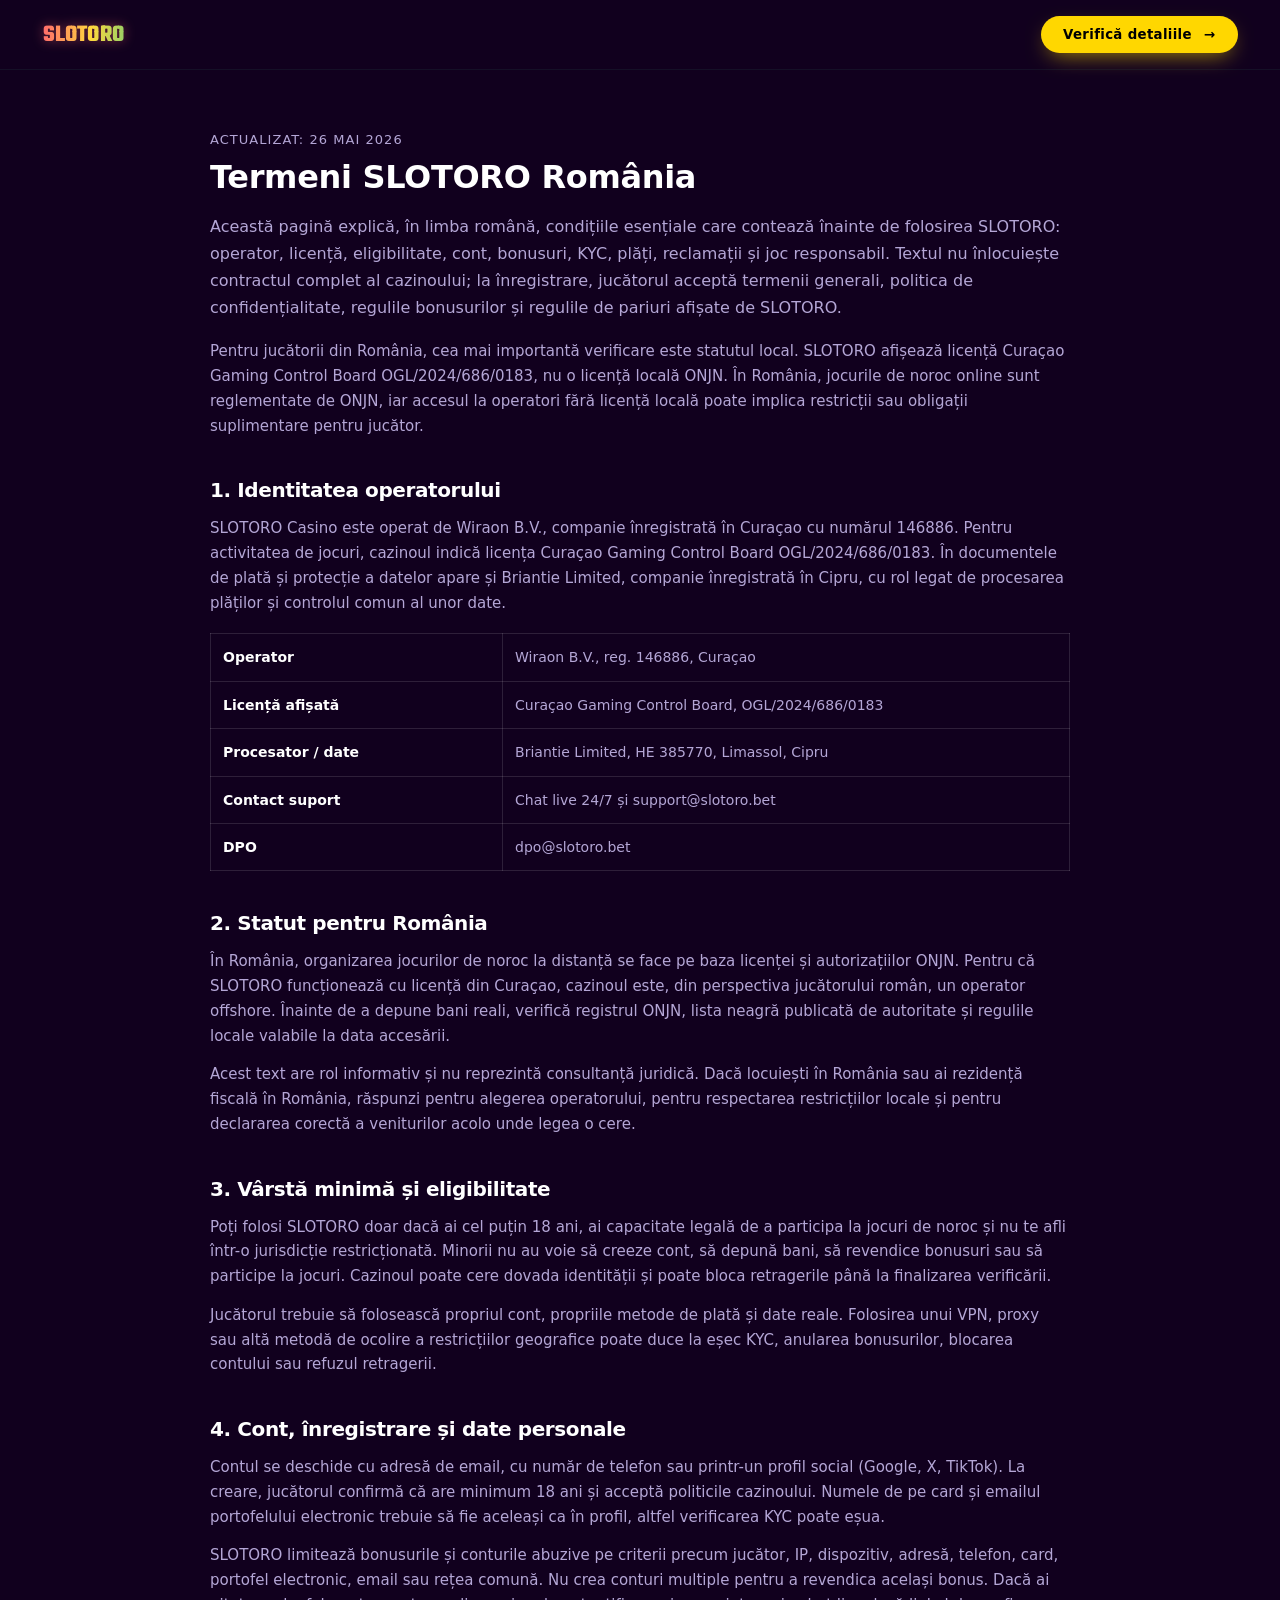
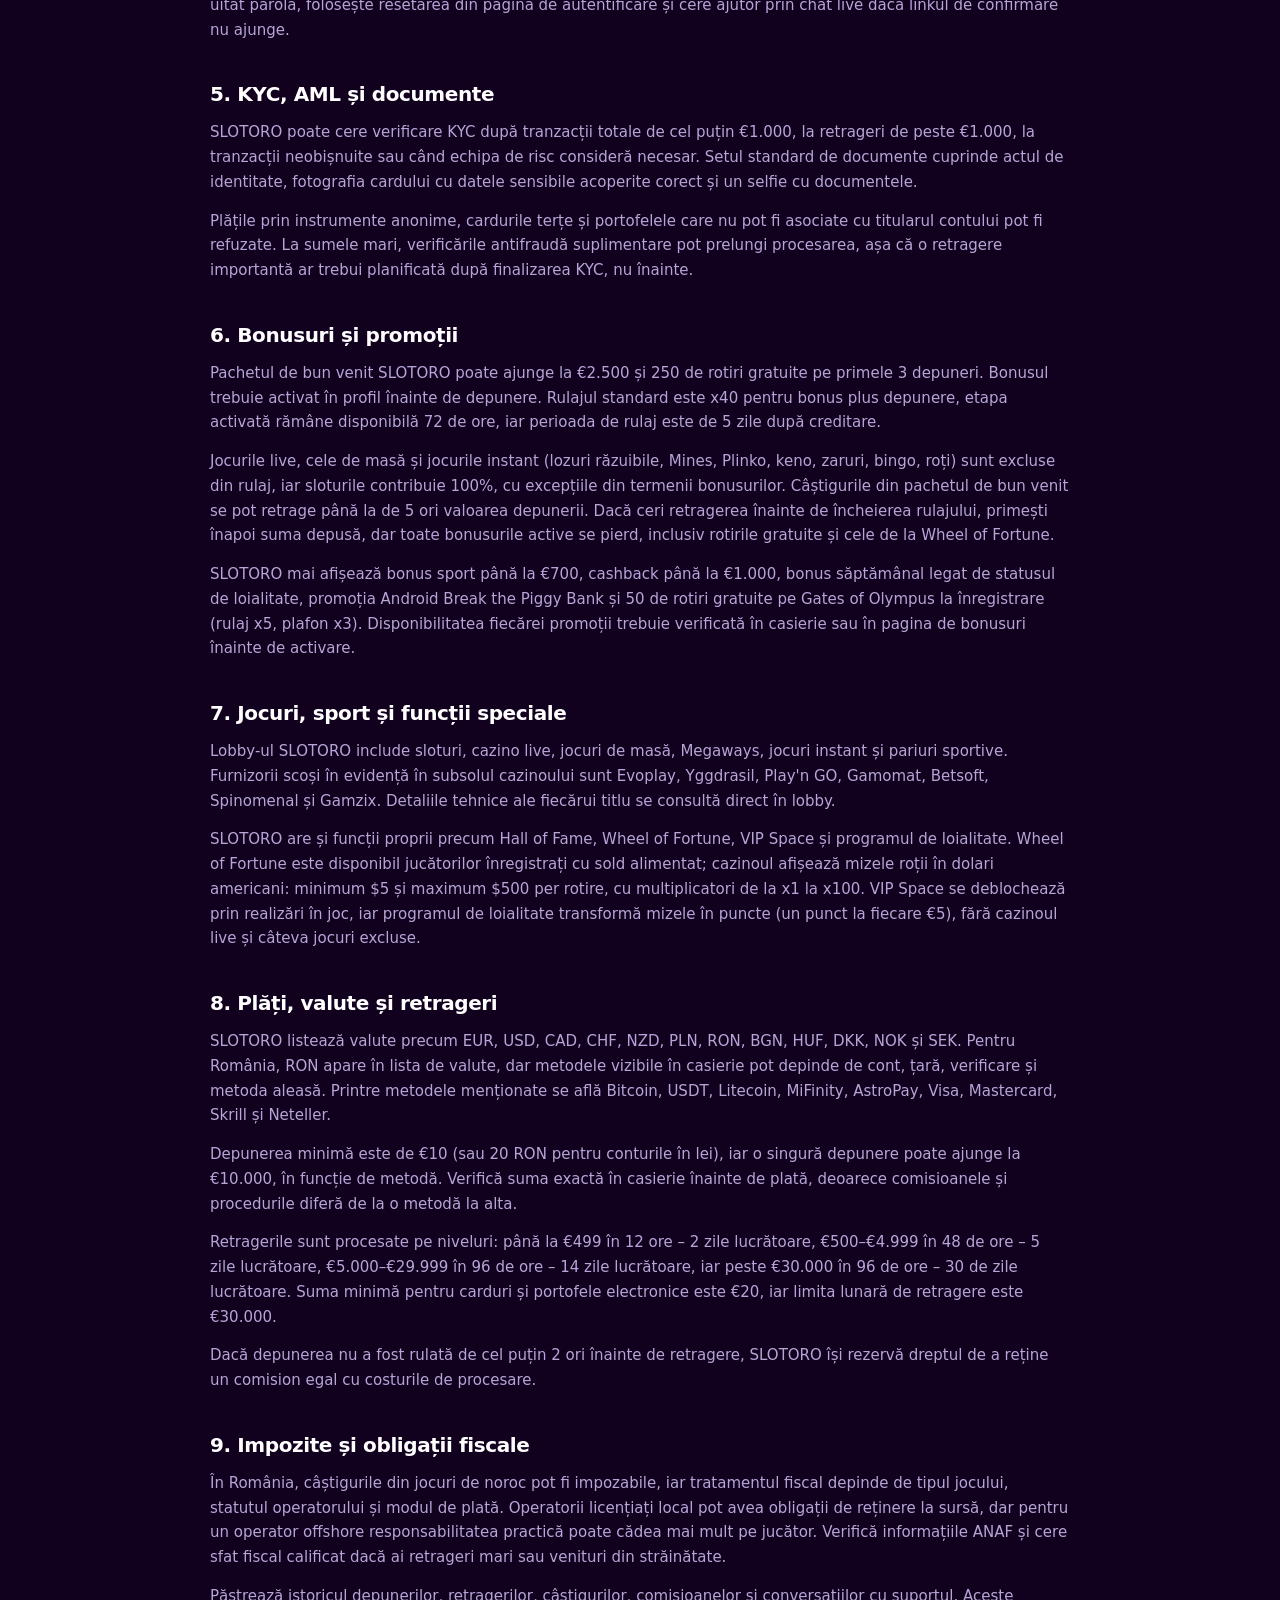
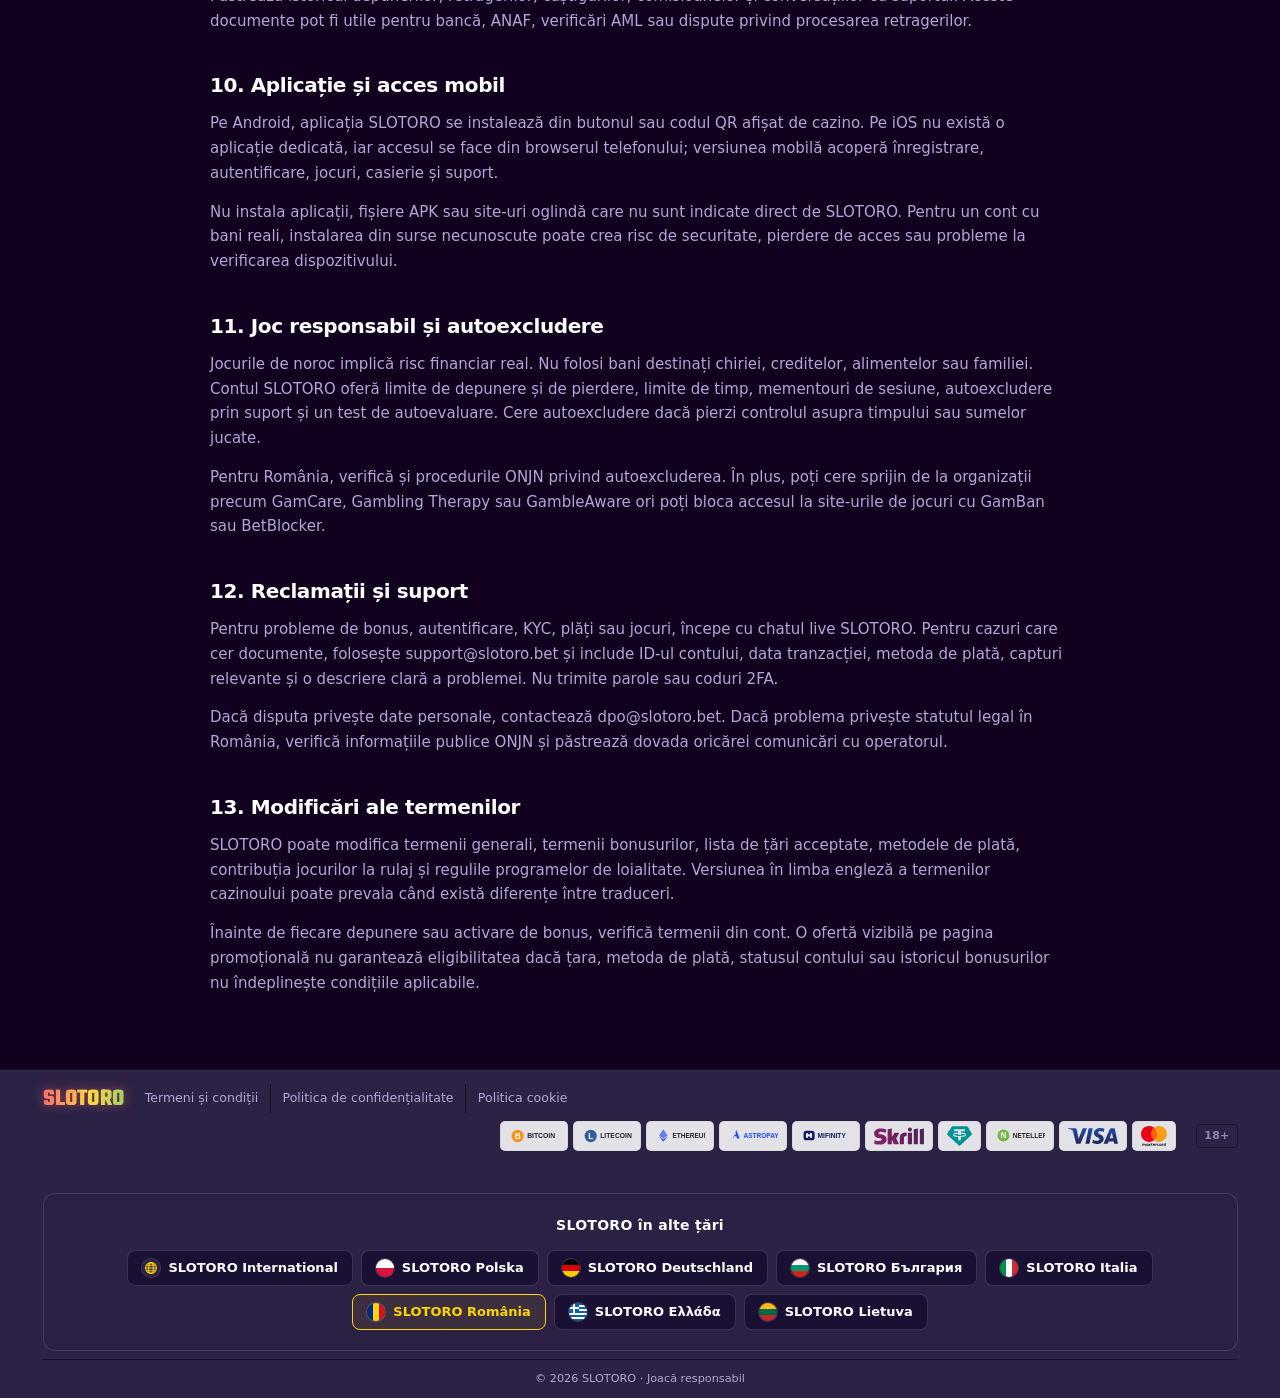
<file: terms.html>
<!DOCTYPE html>
<html lang="ro-RO">
<head>
<meta charset="UTF-8">
<meta name="viewport" content="width=device-width, initial-scale=1.0">
<title>Termeni SLOTORO România | Condiții clare de joc</title>
<meta name="description" content="Citește termenii SLOTORO pentru România: vârsta 18+, cont, KYC, bonusuri, plăți, retrageri, reclamații și joc responsabil înainte de depunere.">
<link rel="stylesheet" href="css/style-8fcd01.css">
<link rel="stylesheet" href="css/index.css">
<link rel="canonical" href="https://lerixxi.github.io/slotoro-romania/terms.html">
<!-- GEO-LINKS:hreflang -->
<link rel="alternate" hreflang="en" href="https://lerixxi.github.io/slotoro-casino/terms.html">
<link rel="alternate" hreflang="pl-PL" href="https://lerixxi.github.io/slotoro-polska/terms.html">
<link rel="alternate" hreflang="de-DE" href="https://lerixxi.github.io/slotoro-deutschland/terms.html">
<link rel="alternate" hreflang="bg-BG" href="https://lerixxi.github.io/slotoro-bulgaria/terms.html">
<link rel="alternate" hreflang="it-IT" href="https://lerixxi.github.io/slotoro-italia/terms.html">
<link rel="alternate" hreflang="ro-RO" href="https://lerixxi.github.io/slotoro-romania/terms.html">
<link rel="alternate" hreflang="el-GR" href="https://lerixxi.github.io/slotoro-hellas/terms.html">
<link rel="alternate" hreflang="lt-LT" href="https://lerixxi.github.io/slotoro-lietuva/terms.html">
<link rel="alternate" hreflang="x-default" href="https://lerixxi.github.io/slotoro-casino/terms.html">
<meta property="og:locale" content="ro_RO">
<meta property="og:locale:alternate" content="en_US">
<meta property="og:locale:alternate" content="pl_PL">
<meta property="og:locale:alternate" content="de_DE">
<meta property="og:locale:alternate" content="bg_BG">
<meta property="og:locale:alternate" content="it_IT">
<meta property="og:locale:alternate" content="el_GR">
<meta property="og:locale:alternate" content="lt_LT">
<!-- /GEO-LINKS:hreflang -->
<link rel="icon" type="image/svg+xml" href="img/favicon.svg">
<meta property="og:type" content="website">
<meta property="og:url" content="https://lerixxi.github.io/slotoro-romania/terms.html">
<meta property="og:title" content="Termeni SLOTORO România | Condiții clare de joc">
<meta property="og:description" content="Citește termenii SLOTORO pentru România: vârsta 18+, cont, KYC, bonusuri, plăți, retrageri, reclamații și joc responsabil înainte de depunere.">
<meta property="og:image" content="https://lerixxi.github.io/slotoro-romania/og-image.jpg">
<meta property="og:image:width" content="1200">
<meta property="og:image:height" content="630">
<meta property="og:image:type" content="image/jpeg">
<meta name="twitter:card" content="summary_large_image">
<meta name="twitter:url" content="https://lerixxi.github.io/slotoro-romania/terms.html">
<meta name="twitter:title" content="Termeni SLOTORO România | Condiții clare de joc">
<meta name="twitter:description" content="Citește termenii SLOTORO pentru România: vârsta 18+, cont, KYC, bonusuri, plăți, retrageri, reclamații și joc responsabil înainte de depunere.">
<meta name="twitter:image" content="https://lerixxi.github.io/slotoro-romania/og-image.jpg">
</head>
<body class="ns-nav-hover-5">

<div data-sticky-root class="ns-sticky-root" data-component="header" data-variant="header_04">
  <header class="ns-header ss75-root">
    <div class="ns-container">
      <div class="ns-header-inner">

        <div class="ss75-logo-wrap">
          <a href="./" class="ns-logo">
            <span class="ns-logo-text">SLOTORO</span>
          </a>
        </div>

        <nav class="ss75-nav">

        </nav>

        <div class="ss75-cta-wrap">
          <div class="ss75-cta-desktop">
            <a href="https://victory-architects.com/" class="ns-btn ns-btn-primary ns-btn-pill ns-btn-sm" data-slot="cta[0]">
              Verifică detaliile <span class="ss75-cta-arrow">→</span>
            </a>
          </div>


        </div>

      </div>
    </div>
  </header>

</div>

<main style="flex:1;padding:60px 24px;background:var(--c-bg, #0d0d12);">
  <div style="max-width:860px;margin:0 auto;">
    <p style="margin:0 0 10px;font-size:13px;line-height:1.5;color:var(--c-text-muted, #888);text-transform:uppercase;letter-spacing:.08em;">Actualizat: 26 mai 2026</p>
    <h1 style="margin:0 0 18px;font-size:32px;font-weight:800;color:var(--c-text, #fff);letter-spacing:-0.01em;">Termeni SLOTORO România</h1>
    <p style="margin:0 0 18px;font-size:16px;line-height:1.7;color:var(--c-text-muted, #888);">Această pagină explică, în limba română, condițiile esențiale care contează înainte de folosirea SLOTORO: operator, licență, eligibilitate, cont, bonusuri, KYC, plăți, reclamații și joc responsabil. Textul nu înlocuiește contractul complet al cazinoului; la înregistrare, jucătorul acceptă termenii generali, politica de confidențialitate, regulile bonusurilor și regulile de pariuri afișate de SLOTORO.</p>
    <p style="margin:0 0 24px;font-size:15px;line-height:1.65;color:var(--c-text-muted, #888);">Pentru jucătorii din România, cea mai importantă verificare este statutul local. SLOTORO afișează licență Curaçao Gaming Control Board OGL/2024/686/0183, nu o licență locală ONJN. În România, jocurile de noroc online sunt reglementate de ONJN, iar accesul la operatori fără licență locală poate implica restricții sau obligații suplimentare pentru jucător.</p>

    <h2 style="margin:40px 0 14px;font-size:20px;font-weight:700;color:var(--c-text, #fff);">1. Identitatea operatorului</h2>
    <p style="margin:0 0 14px;font-size:15px;line-height:1.65;color:var(--c-text-muted, #888);">SLOTORO Casino este operat de Wiraon B.V., companie înregistrată în Curaçao cu numărul 146886. Pentru activitatea de jocuri, cazinoul indică licența Curaçao Gaming Control Board OGL/2024/686/0183. În documentele de plată și protecție a datelor apare și Briantie Limited, companie înregistrată în Cipru, cu rol legat de procesarea plăților și controlul comun al unor date.</p>
    <table style="width:100%;border-collapse:collapse;margin:18px 0 8px;font-size:14px;color:var(--c-text-muted, #888);">
      <tbody>
        <tr><th scope="row" style="width:34%;padding:12px;border:1px solid rgba(255,255,255,.12);color:var(--c-text, #fff);text-align:left;">Operator</th><td style="padding:12px;border:1px solid rgba(255,255,255,.12);">Wiraon B.V., reg. 146886, Curaçao</td></tr>
        <tr><th scope="row" style="padding:12px;border:1px solid rgba(255,255,255,.12);color:var(--c-text, #fff);text-align:left;">Licență afișată</th><td style="padding:12px;border:1px solid rgba(255,255,255,.12);">Curaçao Gaming Control Board, OGL/2024/686/0183</td></tr>
        <tr><th scope="row" style="padding:12px;border:1px solid rgba(255,255,255,.12);color:var(--c-text, #fff);text-align:left;">Procesator / date</th><td style="padding:12px;border:1px solid rgba(255,255,255,.12);">Briantie Limited, HE 385770, Limassol, Cipru</td></tr>
        <tr><th scope="row" style="padding:12px;border:1px solid rgba(255,255,255,.12);color:var(--c-text, #fff);text-align:left;">Contact suport</th><td style="padding:12px;border:1px solid rgba(255,255,255,.12);">Chat live 24/7 și support@slotoro.bet</td></tr>
        <tr><th scope="row" style="padding:12px;border:1px solid rgba(255,255,255,.12);color:var(--c-text, #fff);text-align:left;">DPO</th><td style="padding:12px;border:1px solid rgba(255,255,255,.12);">dpo@slotoro.bet</td></tr>
      </tbody>
    </table>

    <h2 style="margin:40px 0 14px;font-size:20px;font-weight:700;color:var(--c-text, #fff);">2. Statut pentru România</h2>
    <p style="margin:0 0 14px;font-size:15px;line-height:1.65;color:var(--c-text-muted, #888);">În România, organizarea jocurilor de noroc la distanță se face pe baza licenței și autorizațiilor ONJN. Pentru că SLOTORO funcționează cu licență din Curaçao, cazinoul este, din perspectiva jucătorului român, un operator offshore. Înainte de a depune bani reali, verifică registrul ONJN, lista neagră publicată de autoritate și regulile locale valabile la data accesării.</p>
    <p style="margin:0 0 14px;font-size:15px;line-height:1.65;color:var(--c-text-muted, #888);">Acest text are rol informativ și nu reprezintă consultanță juridică. Dacă locuiești în România sau ai rezidență fiscală în România, răspunzi pentru alegerea operatorului, pentru respectarea restricțiilor locale și pentru declararea corectă a veniturilor acolo unde legea o cere.</p>

    <h2 style="margin:40px 0 14px;font-size:20px;font-weight:700;color:var(--c-text, #fff);">3. Vârstă minimă și eligibilitate</h2>
    <p style="margin:0 0 14px;font-size:15px;line-height:1.65;color:var(--c-text-muted, #888);">Poți folosi SLOTORO doar dacă ai cel puțin 18 ani, ai capacitate legală de a participa la jocuri de noroc și nu te afli într-o jurisdicție restricționată. Minorii nu au voie să creeze cont, să depună bani, să revendice bonusuri sau să participe la jocuri. Cazinoul poate cere dovada identității și poate bloca retragerile până la finalizarea verificării.</p>
    <p style="margin:0 0 14px;font-size:15px;line-height:1.65;color:var(--c-text-muted, #888);">Jucătorul trebuie să folosească propriul cont, propriile metode de plată și date reale. Folosirea unui VPN, proxy sau altă metodă de ocolire a restricțiilor geografice poate duce la eșec KYC, anularea bonusurilor, blocarea contului sau refuzul retragerii.</p>

    <h2 style="margin:40px 0 14px;font-size:20px;font-weight:700;color:var(--c-text, #fff);">4. Cont, înregistrare și date personale</h2>
    <p style="margin:0 0 14px;font-size:15px;line-height:1.65;color:var(--c-text-muted, #888);">Contul se deschide cu adresă de email, cu număr de telefon sau printr-un profil social (Google, X, TikTok). La creare, jucătorul confirmă că are minimum 18 ani și acceptă politicile cazinoului. Numele de pe card și emailul portofelului electronic trebuie să fie aceleași ca în profil, altfel verificarea KYC poate eșua.</p>
    <p style="margin:0 0 14px;font-size:15px;line-height:1.65;color:var(--c-text-muted, #888);">SLOTORO limitează bonusurile și conturile abuzive pe criterii precum jucător, IP, dispozitiv, adresă, telefon, card, portofel electronic, email sau rețea comună. Nu crea conturi multiple pentru a revendica același bonus. Dacă ai uitat parola, folosește resetarea din pagina de autentificare și cere ajutor prin chat live dacă linkul de confirmare nu ajunge.</p>

    <h2 style="margin:40px 0 14px;font-size:20px;font-weight:700;color:var(--c-text, #fff);">5. KYC, AML și documente</h2>
    <p style="margin:0 0 14px;font-size:15px;line-height:1.65;color:var(--c-text-muted, #888);">SLOTORO poate cere verificare KYC după tranzacții totale de cel puțin €1.000, la retrageri de peste €1.000, la tranzacții neobișnuite sau când echipa de risc consideră necesar. Setul standard de documente cuprinde actul de identitate, fotografia cardului cu datele sensibile acoperite corect și un selfie cu documentele.</p>
    <p style="margin:0 0 14px;font-size:15px;line-height:1.65;color:var(--c-text-muted, #888);">Plățile prin instrumente anonime, cardurile terțe și portofelele care nu pot fi asociate cu titularul contului pot fi refuzate. La sumele mari, verificările antifraudă suplimentare pot prelungi procesarea, așa că o retragere importantă ar trebui planificată după finalizarea KYC, nu înainte.</p>

    <h2 style="margin:40px 0 14px;font-size:20px;font-weight:700;color:var(--c-text, #fff);">6. Bonusuri și promoții</h2>
    <p style="margin:0 0 14px;font-size:15px;line-height:1.65;color:var(--c-text-muted, #888);">Pachetul de bun venit SLOTORO poate ajunge la €2.500 și 250 de rotiri gratuite pe primele 3 depuneri. Bonusul trebuie activat în profil înainte de depunere. Rulajul standard este x40 pentru bonus plus depunere, etapa activată rămâne disponibilă 72 de ore, iar perioada de rulaj este de 5 zile după creditare.</p>
    <p style="margin:0 0 14px;font-size:15px;line-height:1.65;color:var(--c-text-muted, #888);">Jocurile live, cele de masă și jocurile instant (lozuri răzuibile, Mines, Plinko, keno, zaruri, bingo, roți) sunt excluse din rulaj, iar sloturile contribuie 100%, cu excepțiile din termenii bonusurilor. Câștigurile din pachetul de bun venit se pot retrage până la de 5 ori valoarea depunerii. Dacă ceri retragerea înainte de încheierea rulajului, primești înapoi suma depusă, dar toate bonusurile active se pierd, inclusiv rotirile gratuite și cele de la Wheel of Fortune.</p>
    <p style="margin:0 0 14px;font-size:15px;line-height:1.65;color:var(--c-text-muted, #888);">SLOTORO mai afișează bonus sport până la €700, cashback până la €1.000, bonus săptămânal legat de statusul de loialitate, promoția Android Break the Piggy Bank și 50 de rotiri gratuite pe Gates of Olympus la înregistrare (rulaj x5, plafon x3). Disponibilitatea fiecărei promoții trebuie verificată în casierie sau în pagina de bonusuri înainte de activare.</p>

    <h2 style="margin:40px 0 14px;font-size:20px;font-weight:700;color:var(--c-text, #fff);">7. Jocuri, sport și funcții speciale</h2>
    <p style="margin:0 0 14px;font-size:15px;line-height:1.65;color:var(--c-text-muted, #888);">Lobby-ul SLOTORO include sloturi, cazino live, jocuri de masă, Megaways, jocuri instant și pariuri sportive. Furnizorii scoși în evidență în subsolul cazinoului sunt Evoplay, Yggdrasil, Play'n GO, Gamomat, Betsoft, Spinomenal și Gamzix. Detaliile tehnice ale fiecărui titlu se consultă direct în lobby.</p>
    <p style="margin:0 0 14px;font-size:15px;line-height:1.65;color:var(--c-text-muted, #888);">SLOTORO are și funcții proprii precum Hall of Fame, Wheel of Fortune, VIP Space și programul de loialitate. Wheel of Fortune este disponibil jucătorilor înregistrați cu sold alimentat; cazinoul afișează mizele roții în dolari americani: minimum $5 și maximum $500 per rotire, cu multiplicatori de la x1 la x100. VIP Space se deblochează prin realizări în joc, iar programul de loialitate transformă mizele în puncte (un punct la fiecare €5), fără cazinoul live și câteva jocuri excluse.</p>

    <h2 style="margin:40px 0 14px;font-size:20px;font-weight:700;color:var(--c-text, #fff);">8. Plăți, valute și retrageri</h2>
    <p style="margin:0 0 14px;font-size:15px;line-height:1.65;color:var(--c-text-muted, #888);">SLOTORO listează valute precum EUR, USD, CAD, CHF, NZD, PLN, RON, BGN, HUF, DKK, NOK și SEK. Pentru România, RON apare în lista de valute, dar metodele vizibile în casierie pot depinde de cont, țară, verificare și metoda aleasă. Printre metodele menționate se află Bitcoin, USDT, Litecoin, MiFinity, AstroPay, Visa, Mastercard, Skrill și Neteller.</p>
    <p style="margin:0 0 14px;font-size:15px;line-height:1.65;color:var(--c-text-muted, #888);">Depunerea minimă este de €10 (sau 20 RON pentru conturile în lei), iar o singură depunere poate ajunge la €10.000, în funcție de metodă. Verifică suma exactă în casierie înainte de plată, deoarece comisioanele și procedurile diferă de la o metodă la alta.</p>
    <p style="margin:0 0 14px;font-size:15px;line-height:1.65;color:var(--c-text-muted, #888);">Retragerile sunt procesate pe niveluri: până la €499 în 12 ore – 2 zile lucrătoare, €500–€4.999 în 48 de ore – 5 zile lucrătoare, €5.000–€29.999 în 96 de ore – 14 zile lucrătoare, iar peste €30.000 în 96 de ore – 30 de zile lucrătoare. Suma minimă pentru carduri și portofele electronice este €20, iar limita lunară de retragere este €30.000.</p>
    <p style="margin:0 0 14px;font-size:15px;line-height:1.65;color:var(--c-text-muted, #888);">Dacă depunerea nu a fost rulată de cel puțin 2 ori înainte de retragere, SLOTORO își rezervă dreptul de a reține un comision egal cu costurile de procesare.</p>

    <h2 style="margin:40px 0 14px;font-size:20px;font-weight:700;color:var(--c-text, #fff);">9. Impozite și obligații fiscale</h2>
    <p style="margin:0 0 14px;font-size:15px;line-height:1.65;color:var(--c-text-muted, #888);">În România, câștigurile din jocuri de noroc pot fi impozabile, iar tratamentul fiscal depinde de tipul jocului, statutul operatorului și modul de plată. Operatorii licențiați local pot avea obligații de reținere la sursă, dar pentru un operator offshore responsabilitatea practică poate cădea mai mult pe jucător. Verifică informațiile ANAF și cere sfat fiscal calificat dacă ai retrageri mari sau venituri din străinătate.</p>
    <p style="margin:0 0 14px;font-size:15px;line-height:1.65;color:var(--c-text-muted, #888);">Păstrează istoricul depunerilor, retragerilor, câștigurilor, comisioanelor și conversațiilor cu suportul. Aceste documente pot fi utile pentru bancă, ANAF, verificări AML sau dispute privind procesarea retragerilor.</p>

    <h2 style="margin:40px 0 14px;font-size:20px;font-weight:700;color:var(--c-text, #fff);">10. Aplicație și acces mobil</h2>
    <p style="margin:0 0 14px;font-size:15px;line-height:1.65;color:var(--c-text-muted, #888);">Pe Android, aplicația SLOTORO se instalează din butonul sau codul QR afișat de cazino. Pe iOS nu există o aplicație dedicată, iar accesul se face din browserul telefonului; versiunea mobilă acoperă înregistrare, autentificare, jocuri, casierie și suport.</p>
    <p style="margin:0 0 14px;font-size:15px;line-height:1.65;color:var(--c-text-muted, #888);">Nu instala aplicații, fișiere APK sau site-uri oglindă care nu sunt indicate direct de SLOTORO. Pentru un cont cu bani reali, instalarea din surse necunoscute poate crea risc de securitate, pierdere de acces sau probleme la verificarea dispozitivului.</p>

    <h2 style="margin:40px 0 14px;font-size:20px;font-weight:700;color:var(--c-text, #fff);">11. Joc responsabil și autoexcludere</h2>
    <p style="margin:0 0 14px;font-size:15px;line-height:1.65;color:var(--c-text-muted, #888);">Jocurile de noroc implică risc financiar real. Nu folosi bani destinați chiriei, creditelor, alimentelor sau familiei. Contul SLOTORO oferă limite de depunere și de pierdere, limite de timp, mementouri de sesiune, autoexcludere prin suport și un test de autoevaluare. Cere autoexcludere dacă pierzi controlul asupra timpului sau sumelor jucate.</p>
    <p style="margin:0 0 14px;font-size:15px;line-height:1.65;color:var(--c-text-muted, #888);">Pentru România, verifică și procedurile ONJN privind autoexcluderea. În plus, poți cere sprijin de la organizații precum GamCare, Gambling Therapy sau GambleAware ori poți bloca accesul la site-urile de jocuri cu GamBan sau BetBlocker.</p>

    <h2 style="margin:40px 0 14px;font-size:20px;font-weight:700;color:var(--c-text, #fff);">12. Reclamații și suport</h2>
    <p style="margin:0 0 14px;font-size:15px;line-height:1.65;color:var(--c-text-muted, #888);">Pentru probleme de bonus, autentificare, KYC, plăți sau jocuri, începe cu chatul live SLOTORO. Pentru cazuri care cer documente, folosește support@slotoro.bet și include ID-ul contului, data tranzacției, metoda de plată, capturi relevante și o descriere clară a problemei. Nu trimite parole sau coduri 2FA.</p>
    <p style="margin:0 0 14px;font-size:15px;line-height:1.65;color:var(--c-text-muted, #888);">Dacă disputa privește date personale, contactează dpo@slotoro.bet. Dacă problema privește statutul legal în România, verifică informațiile publice ONJN și păstrează dovada oricărei comunicări cu operatorul.</p>

    <h2 style="margin:40px 0 14px;font-size:20px;font-weight:700;color:var(--c-text, #fff);">13. Modificări ale termenilor</h2>
    <p style="margin:0 0 14px;font-size:15px;line-height:1.65;color:var(--c-text-muted, #888);">SLOTORO poate modifica termenii generali, termenii bonusurilor, lista de țări acceptate, metodele de plată, contribuția jocurilor la rulaj și regulile programelor de loialitate. Versiunea în limba engleză a termenilor cazinoului poate prevala când există diferențe între traduceri.</p>
    <p style="margin:0 0 14px;font-size:15px;line-height:1.65;color:var(--c-text-muted, #888);">Înainte de fiecare depunere sau activare de bonus, verifică termenii din cont. O ofertă vizibilă pe pagina promoțională nu garantează eligibilitatea dacă țara, metoda de plată, statusul contului sau istoricul bonusurilor nu îndeplinește condițiile aplicabile.</p>
  </div>
</main>

<footer class="ft12_footer" data-component="footer" data-variant="footer_12">
  <div class="ns-container">
    <div class="ft12_top">
      <a href="./" class="ns-logo">
        <span class="ns-logo-text">SLOTORO</span>
      </a>
      <nav class="ft12_nav">
        <a href="terms.html" class="ns-footer-link">Termeni și condiții</a><a href="privacy.html" class="ns-footer-link">Politica de confidențialitate</a><a href="cookie-policy.html" class="ns-footer-link">Politica cookie</a>
      </nav>
      <div class="ft12_pay"><img class="ns-pay-logo" src="img/payments/bitcoin.svg" alt="Bitcoin" loading="lazy"><img class="ns-pay-logo" src="img/payments/litecoin.svg" alt="Litecoin" loading="lazy"><img class="ns-pay-logo" src="img/payments/ethereum.svg" alt="Ethereum" loading="lazy"><img class="ns-pay-logo" src="img/payments/astropay.svg" alt="AstroPay" loading="lazy"><img class="ns-pay-logo" src="img/payments/mifinity.svg" alt="MiFinity" loading="lazy"><img class="ns-pay-logo" src="img/payments/skrill.svg" alt="Skrill" loading="lazy"><img class="ns-pay-logo" src="img/payments/tether.svg" alt="Tether" loading="lazy"><img class="ns-pay-logo" src="img/payments/neteller.svg" alt="Neteller" loading="lazy"><img class="ns-pay-logo" src="img/payments/visa.svg" alt="Visa" loading="lazy"><img class="ns-pay-logo" src="img/payments/mastercard.svg" alt="Mastercard" loading="lazy"></div>
      <div class="ft12_badge_row">
        <span class="ns-badge-age" data-slot="label">18+</span>
      </div>
    </div>
        <nav class="geo-links" data-geo-links aria-label="SLOTORO în alte țări">
          <p class="geo-links__title">SLOTORO în alte țări</p>
          <ul class="geo-links__list">
            <li><a class="geo-links__item" href="https://lerixxi.github.io/slotoro-casino/" hreflang="en" lang="en"><svg class="geo-links__flag" viewBox="0 0 30 30" width="18" height="18" aria-hidden="true" focusable="false" preserveAspectRatio="xMidYMid slice"><rect width="30" height="30" fill="#2c2245"/><g fill="none" stroke="#ffd700" stroke-width="1.8"><circle cx="15" cy="15" r="9"/><ellipse cx="15" cy="15" rx="4" ry="9"/><path d="M6 15h18M7.5 10.5h15M7.5 19.5h15"/></g></svg><span>SLOTORO International</span></a></li>
            <li><a class="geo-links__item" href="https://lerixxi.github.io/slotoro-polska/" hreflang="pl-PL" lang="pl-PL"><svg class="geo-links__flag" viewBox="0 0 30 30" width="18" height="18" aria-hidden="true" focusable="false" preserveAspectRatio="xMidYMid slice"><rect x="0" y="0.000" width="30" height="15.050" fill="#ffffff"/><rect x="0" y="15.000" width="30" height="15.050" fill="#dc143c"/></svg><span>SLOTORO Polska</span></a></li>
            <li><a class="geo-links__item" href="https://lerixxi.github.io/slotoro-deutschland/" hreflang="de-DE" lang="de-DE"><svg class="geo-links__flag" viewBox="0 0 30 30" width="18" height="18" aria-hidden="true" focusable="false" preserveAspectRatio="xMidYMid slice"><rect x="0" y="0.000" width="30" height="10.050" fill="#000000"/><rect x="0" y="10.000" width="30" height="10.050" fill="#dd0000"/><rect x="0" y="20.000" width="30" height="10.050" fill="#ffce00"/></svg><span>SLOTORO Deutschland</span></a></li>
            <li><a class="geo-links__item" href="https://lerixxi.github.io/slotoro-bulgaria/" hreflang="bg-BG" lang="bg-BG"><svg class="geo-links__flag" viewBox="0 0 30 30" width="18" height="18" aria-hidden="true" focusable="false" preserveAspectRatio="xMidYMid slice"><rect x="0" y="0.000" width="30" height="10.050" fill="#ffffff"/><rect x="0" y="10.000" width="30" height="10.050" fill="#00966e"/><rect x="0" y="20.000" width="30" height="10.050" fill="#d62612"/></svg><span>SLOTORO България</span></a></li>
            <li><a class="geo-links__item" href="https://lerixxi.github.io/slotoro-italia/" hreflang="it-IT" lang="it-IT"><svg class="geo-links__flag" viewBox="0 0 30 30" width="18" height="18" aria-hidden="true" focusable="false" preserveAspectRatio="xMidYMid slice"><rect x="0.000" y="0" width="10.050" height="30" fill="#009246"/><rect x="10.000" y="0" width="10.050" height="30" fill="#ffffff"/><rect x="20.000" y="0" width="10.050" height="30" fill="#ce2b37"/></svg><span>SLOTORO Italia</span></a></li>
            <li><span class="geo-links__item is-current" aria-current="page" lang="ro-RO"><svg class="geo-links__flag" viewBox="0 0 30 30" width="18" height="18" aria-hidden="true" focusable="false" preserveAspectRatio="xMidYMid slice"><rect x="0.000" y="0" width="10.050" height="30" fill="#002b7f"/><rect x="10.000" y="0" width="10.050" height="30" fill="#fcd116"/><rect x="20.000" y="0" width="10.050" height="30" fill="#ce1126"/></svg><span>SLOTORO România</span></span></li>
            <li><a class="geo-links__item" href="https://lerixxi.github.io/slotoro-hellas/" hreflang="el-GR" lang="el-GR"><svg class="geo-links__flag" viewBox="0 0 30 30" width="18" height="18" aria-hidden="true" focusable="false" preserveAspectRatio="xMidYMid slice"><rect x="0" y="0.000" width="30" height="3.383" fill="#0d5eaf"/><rect x="0" y="3.333" width="30" height="3.383" fill="#fff"/><rect x="0" y="6.667" width="30" height="3.383" fill="#0d5eaf"/><rect x="0" y="10.000" width="30" height="3.383" fill="#fff"/><rect x="0" y="13.333" width="30" height="3.383" fill="#0d5eaf"/><rect x="0" y="16.667" width="30" height="3.383" fill="#fff"/><rect x="0" y="20.000" width="30" height="3.383" fill="#0d5eaf"/><rect x="0" y="23.333" width="30" height="3.383" fill="#fff"/><rect x="0" y="26.667" width="30" height="3.383" fill="#0d5eaf"/><rect width="16.67" height="16.67" fill="#0d5eaf"/><rect x="6.67" width="3.33" height="16.67" fill="#fff"/><rect y="6.67" width="16.67" height="3.33" fill="#fff"/></svg><span>SLOTORO Ελλάδα</span></a></li>
            <li><a class="geo-links__item" href="https://lerixxi.github.io/slotoro-lietuva/" hreflang="lt-LT" lang="lt-LT"><svg class="geo-links__flag" viewBox="0 0 30 30" width="18" height="18" aria-hidden="true" focusable="false" preserveAspectRatio="xMidYMid slice"><rect x="0" y="0.000" width="30" height="10.050" fill="#fdb913"/><rect x="0" y="10.000" width="30" height="10.050" fill="#006a44"/><rect x="0" y="20.000" width="30" height="10.050" fill="#c1272d"/></svg><span>SLOTORO Lietuva</span></a></li>
          </ul>
        </nav>
        <div class="ft12_bottom">
      <span class="ft12_legal">
        &copy; 2026 SLOTORO &middot; Joacă responsabil
      </span>
    </div>
  </div>
</footer>

<script src="js/main-8fcd01.js"></script>
</body>
</html>
</file>
<file: css/style-8fcd01.css>
@charset "UTF-8";

/* ── 1. RESET & BASE ─────────────────────────────────────────── */
*, *::before, *::after { box-sizing: border-box; margin: 0; padding: 0; }

html { scroll-behavior: smooth; -webkit-text-size-adjust: 100%; }

body {
  font-family: -apple-system, BlinkMacSystemFont, 'Segoe UI', system-ui, sans-serif;
  background: var(--c-bg);
  color: var(--c-text);
  line-height: 1.6;
  min-height: 100vh;
  -webkit-font-smoothing: antialiased;
  -moz-osx-font-smoothing: grayscale;
}

a { color: inherit; text-decoration: none; transition: color .18s ease; }
button { cursor: pointer; font: inherit; border: none; background: none; }
img, svg, video { display: block; max-width: 100%; }
ul, ol { list-style: none; }
input, textarea, select { font: inherit; }

/* <details>/<summary> — kill every browser's native disclosure
   marker. Component-level FAQ styles already use `display:flex` on
   <summary> which neutralises the marker in Firefox/Chromium, but
   older Chromium builds + Safari still render a tiny dot/triangle
   unless each of these three resets is present. Fixing it framework-
   wide means any future FAQ / "click to expand" component ships
   clean, no per-variant repetition needed. */
summary { list-style: none; }
summary::-webkit-details-marker { display: none; }
summary::marker { display: none; content: ''; }

/* ── 2. CSS TOKENS (framework-level, override with brand vars) ── */
:root {
  --radius-xs:   3px;
  --radius-sm:   6px;
  --radius:      10px;
  --radius-lg:   14px;
  --radius-xl:   20px;
  --radius-full: 10198px;

  --speed-fast:  .15s;
  --speed:       .22s;
  --speed-slow:  .35s;
  --ease:        cubic-bezier(.4, 0, .2, 1);
  --ease-spring: cubic-bezier(.34, 1.56, .64, 1);

  --z-header:   100;
  --z-modal:    200;
  --z-toast:    300;
}

/* ── 3. LAYOUT ─────────────────────────────────────────────────
   ONE source of truth for inner-content width. Components MUST use
   .ns-container for any "centered text/cards/grid" wrapper rather
   than inventing their own max-width. Section backgrounds/colors
   live on the OUTER section — content lives inside the container.
   Mobile padding shrinks automatically below 591px so cards don't
   touch the screen edge. */
.ns-container {
  width: 100%;
  max-width: 1253px;
  margin: 0 auto;
  padding: 0 29px;
}
@media (max-width: 600px) {
  .ns-container { padding: 0 16px; }
}

/* Banner placeholder. In the builder preview no real image is injected
   into <img data-banner-image>, so its empty src renders as the
   broken-image icon. Hiding it lets the card fall back to its
   accent-gradient background. In production the generator fills src
   via _inject_banner_image() and the rule no longer matches. */
img[data-banner-image]:not([src]),
img[data-banner-image][src=""] {
  display: none !important;
}

/* Inline SVG icon baseline. Replaces the per-tag style="display:inline-block;
   vertical-align:-0.148em;flex-shrink:0" that the icon generator used to emit
   on every <svg>. Keeps icons aligned with their adjacent text and prevents
   shrinking inside flex containers. */
.ns-icon-inline {
  display: inline-block;
  vertical-align: -0.154em;
  flex-shrink: 0;
}

/* Sticky-root state classes. Replaces inline `style="position:sticky;..."` that
   the generator used to inject onto every <header data-sticky-root>. The
   class is toggled per-site by the generator based on the sticky_settings
   preference for the chosen header variant. */
.ns-sticky-root { position: sticky; top: 0; z-index: 100; }
.ns-static-root { position: relative; }

/* Section vertical paddings. Use top/bottom-only (NOT shorthand `padding: 63px 0`)
   so when an author accidentally combines ns-section with ns-container on the
   same element, the horizontal padding from ns-container survives. Without
   this rule split, `padding: 64px 0` shorthand resets horizontal padding to 0
   and the section's text becomes flush against the viewport edge on mobile. */
.ns-section        { padding-top: 66px; padding-bottom: 65px; }
.ns-section-sm     { padding-top: 41px; padding-bottom: 40px; }
.ns-section-xs     { padding-top: 25px; padding-bottom: 25px; }
@media (max-width: 600px) {
  .ns-section    { padding-top: 40px; padding-bottom: 40px; }
  .ns-section-sm { padding-top: 28px; padding-bottom: 29px; }
  .ns-section-xs { padding-top: 19px; padding-bottom: 18px; }
}

/* ── 4. GRID SYSTEM ──────────────────────────────────────────── */
.ns-grid   { display: grid; gap: 20px; }
.ns-grid-2 { grid-template-columns: repeat(2, 1fr); }
.ns-grid-3 { grid-template-columns: repeat(3, 1fr); }
.ns-grid-4 { grid-template-columns: repeat(4, 1fr); }
.ns-grid-auto-sm { grid-template-columns: repeat(auto-fill, minmax(156px, 1fr)); }
.ns-grid-auto    { grid-template-columns: repeat(auto-fill, minmax(240px, 1fr)); }
.ns-grid-auto-lg { grid-template-columns: repeat(auto-fill, minmax(322px, 1fr)); }

.ns-flex         { display: flex; }
.ns-flex-col     { flex-direction: column; }
.ns-items-center { align-items: center; }
.ns-justify-between { justify-content: space-between; }
.ns-justify-center  { justify-content: center; }
.ns-gap-1 { gap: 8px; }
.ns-gap-2 { gap: 16px; }
.ns-gap-3 { gap: 24px; }
.ns-gap-4 { gap: 39px; }
.ns-wrap  { flex-wrap: wrap; }

/* ── 5. TYPOGRAPHY — Single source of truth ─────────────────── */
/*
   Unified type scale used across the entire framework.
   Element selectors (h1..h6) get the same defaults so unclassed
   semantic markup also inherits the canonical sizes.
   Component CSS should NEVER override font-size / font-weight /
   letter-spacing on heading classes — use these classes everywhere.
*/

.ns-eyebrow {
  display: inline-block;
  font-size: 12px;
  font-weight: 700;
  line-height: 1.4;
  letter-spacing: .14em;
  text-transform: uppercase;
  color: var(--c-accent);
}

h1, .ns-h1 {
  font-size: clamp(30px, 4.6vw, 47px);
  font-weight: 900;
  line-height: 1.1;
  letter-spacing: -.035em;
  color: var(--c-text);
  margin: 0;
}

h2, .ns-h2 {
  font-size: clamp(22px, 2.8vw, 30px);
  font-weight: 800;
  line-height: 1.2;
  letter-spacing: -.02em;
  color: var(--c-text);
  margin: 0;
}

h3, .ns-h3 {
  font-size: clamp(17px, 1.8vw, 20px);
  font-weight: 700;
  line-height: 1.3;
  letter-spacing: -.01em;
  color: var(--c-text);
  margin: 0;
}

h4, .ns-h4 {
  font-size: 15px;
  font-weight: 700;
  line-height: 1.4;
  letter-spacing: -.005em;
  color: var(--c-text);
  margin: 0;
}

h5, .ns-h5 {
  font-size: 14px;
  font-weight: 700;
  line-height: 1.4;
  color: var(--c-text);
  margin: 0;
}

h6, .ns-h6 {
  font-size: 12px;
  font-weight: 700;
  line-height: 1.4;
  text-transform: uppercase;
  letter-spacing: .08em;
  color: var(--c-text);
  margin: 0;
}

/* Attention-grabbing modifier for CTA / promo headlines (h2 by markup,
   visually larger so call-to-action stays loud). Apply with: class="ns-h-mega" */
.ns-h-mega {
  font-size: clamp(27px, 3.8vw, 42px);
  letter-spacing: -.03em;
  line-height: 1.1;
}

.ns-lead { font-size: 17px; color: var(--c-text-muted); line-height: 1.7; }
.ns-lead-spaced { margin-top: 10px; margin-bottom: 23px; }
.ns-body  { font-size: 15px; color: var(--c-text-muted); line-height: 1.65; }
.ns-small { font-size: 13px; color: var(--c-text-muted); line-height: 1.5; }
.ns-tiny  { font-size: 11px; color: var(--c-text-muted); line-height: 1.45; }

.ns-gradient-text {
  background: linear-gradient(133deg, var(--c-accent) 0%, color-mix(in srgb, var(--c-accent) 60%, var(--c-btn)) 100%);
  -webkit-background-clip: text;
  -webkit-text-fill-color: transparent;
  background-clip: text;
}

.ns-text-accent  { color: var(--c-accent); }
.ns-text-muted   { color: var(--c-text-muted); }
.ns-text-btn     { color: var(--c-btn); }
.ns-text-center  { text-align: center; }
.ns-text-right   { text-align: right; }

/* ── 6. BUTTONS ──────────────────────────────────────────────── */
.ns-btn {
  display: inline-flex;
  align-items: center;
  justify-content: center;
  gap: 8px;
  padding: 13px 32px;
  font-size: 14px;
  font-weight: 700;
  letter-spacing: .025em;
  border-radius: var(--radius);
  border: 2px solid transparent;
  cursor: pointer;
  transition: transform var(--speed) var(--ease),
              box-shadow var(--speed) var(--ease),
              background var(--speed) var(--ease),
              border-color var(--speed) var(--ease),
              color var(--speed) var(--ease);
  white-space: nowrap;
  text-decoration: none;
  position: relative;
  overflow: hidden;
  user-select: none;
}

.ns-btn:active { transform: scale(.97) !important; }

/* Sizes */
.ns-btn-xs  { padding: 6px 14px;  font-size: 12px; }
.ns-btn-sm  { padding: 9px 20px;  font-size: 13px; }
.ns-btn-lg  { padding: 16px 43px; font-size: 16px; }
.ns-btn-xl  { padding: 20px 57px; font-size: 18px; font-weight: 800; }

/* Shapes */
.ns-btn-pill   { border-radius: var(--radius-full); }
.ns-btn-sharp  { border-radius: 0; }
.ns-btn-round  { border-radius: var(--radius-lg); }

/* Primary — uses btn color
   Hover effect unified with bonus_banner / app_banner / how_to / vip / support
   local CTAs: brightness boost + thin accent ring halo + lift glow. */
.ns-btn-primary {
  background: var(--c-btn);
  color: var(--c-btn-text);
  box-shadow: 0 8px 22px -8px color-mix(in srgb, var(--c-btn) 70%, transparent);
  transition: box-shadow .25s ease, filter .18s ease, opacity .2s ease;
}
.ns-btn-primary:hover {
  filter: brightness(1.06);
  box-shadow:
    0 0 0 4px color-mix(in srgb, var(--c-btn) 22%, transparent),
    0 12px 28px -8px color-mix(in srgb, var(--c-btn) 80%, transparent);
}

/* Accent — uses accent color */
.ns-btn-accent {
  background: var(--c-accent);
  color: var(--c-bg);
  font-weight: 800;
  box-shadow: 0 8px 21px -8px color-mix(in srgb, var(--c-accent) 70%, transparent);
  transition: box-shadow .25s ease, filter .18s ease, opacity .2s ease;
}
.ns-btn-accent:hover {
  filter: brightness(1.06);
  box-shadow:
    0 0 0 4px color-mix(in srgb, var(--c-accent) 22%, transparent),
    0 12px 27px -8px color-mix(in srgb, var(--c-accent) 80%, transparent);
}

/* Ghost — subtle border. Hover unified with bonus_banner pattern: ring halo. */
.ns-btn-ghost {
  background: transparent;
  border-color: var(--c-accent);
  color: var(--c-accent);
  transition: box-shadow .25s ease, background .2s ease, filter .18s ease;
}
.ns-btn-ghost:hover {
  background: color-mix(in srgb, var(--c-accent) 12%, transparent);
  border-color: var(--c-accent);
  color: var(--c-accent);
  filter: brightness(1.06);
  box-shadow:
    0 0 0 4px color-mix(in srgb, var(--c-accent) 18%, transparent),
    0 12px 28px -8px color-mix(in srgb, var(--c-accent) 45%, transparent);
}

/* Outline — accent border */
.ns-btn-outline {
  background: transparent;
  border-color: var(--c-accent);
  color: var(--c-accent);
}
.ns-btn-outline:hover {
  background: var(--c-accent);
  color: var(--c-bg);
  box-shadow: 0 0 14px color-mix(in srgb, var(--c-accent) 35%, transparent);
}

/* Surface — subtle bg */
.ns-btn-surface {
  background: var(--c-surface);
  border-color: var(--c-border);
  color: var(--c-text);
}
.ns-btn-surface:hover {
  background: color-mix(in srgb, var(--c-surface) 70%, var(--c-accent));
  border-color: var(--c-accent);
}

/* Danger */
.ns-btn-danger {
  background: #dc2626;
  color: #fff;
  box-shadow: 0 0 10px rgba(220,38,38,0.341);
}
.ns-btn-danger:hover { box-shadow: 0 0 18px rgba(220,38,38,0.359); }

/* Disabled */
.ns-btn:disabled, .ns-btn[disabled] {
  opacity: .45;
  cursor: not-allowed;
  pointer-events: none;
}

/* Full width */
.ns-btn-block { width: 100%; }

/* Icon-only */
.ns-btn-icon { padding: 11px; border-radius: var(--radius); }
.ns-btn-icon.ns-btn-sm { padding: 7px; }

/* ── 7. CARDS ────────────────────────────────────────────────── */
.ns-card {
  background: var(--c-surface);
  border: 1px solid var(--c-border);
  border-radius: var(--radius-lg);
  overflow: hidden;
  transition: border-color var(--speed) var(--ease),
              box-shadow var(--speed) var(--ease),
              transform var(--speed) var(--ease);
}

.ns-card:hover {
  border-color: color-mix(in srgb, var(--c-accent) 50%, transparent);
  box-shadow: 0 8px 33px color-mix(in srgb, var(--c-accent) 10%, transparent),
              0 2px 8px rgba(0,0,0,0.411);
  transform: translateY(-3px);
}

.ns-card-body   { padding: 23px; }
.ns-card-header { padding: 18px 24px; border-bottom: 1px solid var(--c-border); }
.ns-card-footer { padding: 16px 24px; border-top: 1px solid var(--c-border); }

/* Glow variant */
.ns-card-glow {
  box-shadow: 0 0 0 1px var(--c-border),
              0 4px 24px rgba(0,0,0,0.49);
}
.ns-card-glow:hover {
  box-shadow: 0 0 0 1px color-mix(in srgb, var(--c-accent) 70%, transparent),
              0 0 39px color-mix(in srgb, var(--c-accent) 12%, transparent),
              0 8px 40px rgba(0,0,0,0.519);
  transform: translateY(-4px);
}

/* Premium variant */
.ns-card-premium {
  background: linear-gradient(149deg,
    color-mix(in srgb, var(--c-surface) 90%, var(--c-accent)),
    var(--c-surface));
  border-color: color-mix(in srgb, var(--c-accent) 30%, transparent);
}

/* Flat — no hover */
.ns-card-flat { transition: none; }
.ns-card-flat:hover { transform: none; box-shadow: none; }

/* ── 8. BADGES ───────────────────────────────────────────────── */
.ns-badge {
  display: inline-flex;
  align-items: center;
  gap: 5px;
  padding: 4px 11px;
  font-size: 11px;
  font-weight: 700;
  letter-spacing: .06em;
  text-transform: uppercase;
  border-radius: var(--radius-full);
  white-space: nowrap;
}

.ns-badge-accent {
  background: color-mix(in srgb, var(--c-accent) 15%, transparent);
  color: var(--c-accent);
  border: 1px solid color-mix(in srgb, var(--c-accent) 35%, transparent);
}
.ns-badge-live {
  background: #dc2626;
  color: #fff;
  animation: ns-pulse-badge 2.06s ease-in-out infinite;
  box-shadow: 0 0 12px rgba(220,38,38,0.471);
}
.ns-badge-hot {
  background: linear-gradient(136deg, #f97316, #dc2626);
  color: #fff;
  box-shadow: 0 2px 8px rgba(249,115,22,0.437);
}
.ns-badge-new {
  background: linear-gradient(131deg, #16a34a, #15803d);
  color: #fff;
}
.ns-badge-vip {
  background: linear-gradient(133deg, #92400e, #b45309);
  color: #fef3c7;
  border: 1px solid #d97706;
}
.ns-badge-surface {
  background: var(--c-surface);
  color: var(--c-text-muted);
  border: 1px solid var(--c-border);
}
.ns-badge-top {
  background: linear-gradient(137deg, var(--c-btn), color-mix(in srgb, var(--c-btn) 70%, var(--c-accent)));
  color: var(--c-btn-text);
  box-shadow: 0 0 8px color-mix(in srgb, var(--c-btn) 35%, transparent);
}

/* Age/responsibility marker — deliberately low-contrast so it reads as
   a compliance note, not a promo badge. Every footer uses this exact
   class, so "18+" always looks identical across site variants. */
.ns-badge-age {
  display: inline-flex;
  align-items: center;
  padding: 2px 7px;
  font-size: 11px;
  font-weight: 600;
  color: var(--c-text-muted);
  background: transparent;
  border: 1px solid var(--c-border);
  border-radius: 4px;
  letter-spacing: .02em;
  text-transform: none;
  opacity: .75;
  white-space: nowrap;
}

/* Live dot */
.ns-live-dot {
  display: inline-block;
  width: 8px;
  height: 8px;
  border-radius: 50%;
  background: #ef4444;
  animation: ns-pulse-dot 1.571s ease-in-out infinite;
  flex-shrink: 0;
}

/* ── 9. TAGS / PILLS ─────────────────────────────────────────── */
.ns-tag {
  display: inline-flex;
  align-items: center;
  gap: 5px;
  padding: 5px 14px;
  font-size: 12px;
  font-weight: 500;
  background: var(--c-surface);
  border: 1px solid var(--c-border);
  border-radius: var(--radius-full);
  color: var(--c-text-muted);
  white-space: nowrap;
  transition: border-color var(--speed) var(--ease), color var(--speed) var(--ease);
}
.ns-tag:hover, .ns-tag.active {
  border-color: var(--c-accent);
  color: var(--c-accent);
}
.ns-tag.active {
  background: color-mix(in srgb, var(--c-accent) 12%, transparent);
}

/* ── 10. HEADER ──────────────────────────────────────────────── */
.ns-header {
  position: sticky;
  top: 0;
  z-index: var(--z-header);
  background: var(--c-primary);
  border-bottom: 1px solid var(--c-border);
}

/* When toggled non-sticky by builder */
.ns-header[style*="position:relative"] {
  position: relative !important;
}

.ns-header-inner {
  display: flex;
  align-items: center;
  justify-content: space-between;
  height: 69px;
  gap: 20px;
}
.ns-header-inner a[class*="-btn"],
.ns-header-inner a[class*="_btn"],
.ns-header-inner a.ns-btn {
  font-size: 0.833rem !important;
  display: inline-flex;
  align-items: center;
  justify-content: center;
  box-sizing: border-box;
  height: 37px;
}

/* Promo strip above header */
.ns-header-strip {
  background: var(--c-accent);
  color: var(--c-bg);
  height: 38px;
  display: flex;
  align-items: center;
  justify-content: center;
  gap: 20px;
  font-size: 13px;
  font-weight: 600;
  padding: 0 23px;
}

.ns-header-strip a {
  color: inherit;
  opacity: .85;
  text-decoration: underline;
  text-decoration-color: transparent;
  transition: opacity .15s, text-decoration-color .15s;
}
.ns-header-strip a:hover { opacity: 1; text-decoration-color: currentColor; }

/* Logo */
.ns-logo {
  display: flex;
  align-items: center;
  gap: 10px;
  text-decoration: none;
  flex-shrink: 0;
  transition: opacity .15s;
}
a.ns-logo:hover { opacity: .7; }
div.ns-logo { user-select: none; }

.ns-logo-icon {
  width: 34px;
  height: 34px;
  background: var(--c-accent);
  border-radius: var(--radius);
  display: flex;
  align-items: center;
  justify-content: center;
  font-weight: 900;
  font-size: 15px;
  line-height: 1;
  letter-spacing: 0;
  padding-bottom: 1px;
  color: var(--c-bg);
  flex-shrink: 0;
}

.ns-logo-text {
  font-size: 19px;
  font-weight: 900;
  letter-spacing: -.03em;
  color: var(--c-text);
  line-height: 1;
  white-space: nowrap;
}

.ns-logo-png {
  height: 41px;
  width: auto;
  display: block;
  object-fit: contain;
}

/* Nav */
.ns-nav {
  display: flex;
  align-items: center;
  gap: 2px;
  flex: 1;
  justify-content: center;
  overflow: hidden;
  border-radius: var(--radius-sm);
}

.ns-nav-link {
  text-decoration: none;
  white-space: nowrap;
  position: relative;
}
.ns-nav > .ns-nav-link {
  display: flex;
  align-items: center;
  gap: 6px;
  padding: 8px 16px;
  font-size: 14px;
  font-weight: 500;
  color: var(--c-text-muted);
  border-radius: var(--radius-sm);
  transition: color var(--speed) var(--ease),
              background var(--speed) var(--ease);
}

.ns-nav > .ns-nav-link:hover {
  color: var(--c-text);
  background: color-mix(in srgb, var(--c-text) 6%, transparent);
}

.ns-nav > .ns-nav-link.active {
  color: var(--c-accent);
  background: color-mix(in srgb, var(--c-accent) 10%, transparent);
}

/* ── Nav Hover Styles ── */

/* 1. Animated underline — line grows from center */
.ns-nav-hover-1 .ns-nav > .ns-nav-link::after { content:''; position:absolute; bottom:2px; left:50%; width:0; height:2px; background:var(--c-accent); border-radius:2px; transition:width .25s ease, left .25s ease; }
.ns-nav-hover-1 .ns-nav > .ns-nav-link:hover { background:none; color:var(--c-text); }
.ns-nav-hover-1 .ns-nav > .ns-nav-link:hover::after { width:60%; left:20%; }

/* 2. Pill highlight — soft accent pill */
.ns-nav-hover-2 .ns-nav > .ns-nav-link { border-radius:21px; }
.ns-nav-hover-2 .ns-nav > .ns-nav-link:hover { background:color-mix(in srgb, var(--c-accent) 12%, transparent); color:var(--c-accent); }

/* 3. Clean accent text — just color shift */
.ns-nav-hover-3 .ns-nav > .ns-nav-link:hover { background:none; color:var(--c-accent); }

/* 4. Soft bg — subtle background tint */
.ns-nav-hover-4 .ns-nav > .ns-nav-link { border-radius:6px; }
.ns-nav-hover-4 .ns-nav > .ns-nav-link:hover { background:color-mix(in srgb, var(--c-text) 8%, transparent); color:var(--c-text); }

/* 5. Glow — soft text glow on hover */
.ns-nav-hover-5 .ns-nav > .ns-nav-link:hover { background:none; color:var(--c-accent); text-shadow:0 0 10px color-mix(in srgb, var(--c-accent) 40%, transparent); }

/* 6. Full underline — line slides from left */
.ns-nav-hover-6 .ns-nav > .ns-nav-link::after { content:''; position:absolute; bottom:2px; left:0; width:0; height:2px; background:var(--c-accent); transition:width .2s ease; }
.ns-nav-hover-6 .ns-nav > .ns-nav-link:hover { background:none; color:var(--c-text); }
.ns-nav-hover-6 .ns-nav > .ns-nav-link:hover::after { width:100%; }

/* 7. Thin underline — subtle 1px line appears */
.ns-nav-hover-7 .ns-nav > .ns-nav-link::after { content:''; position:absolute; bottom:4px; left:16px; right:16px; height:1px; background:var(--c-accent); opacity:0; transition:opacity .2s; }
.ns-nav-hover-7 .ns-nav > .ns-nav-link:hover { background:none; color:var(--c-accent); }
.ns-nav-hover-7 .ns-nav > .ns-nav-link:hover::after { opacity:1; }

/* 8. Accent pill bg — filled rounded */
.ns-nav-hover-8 .ns-nav > .ns-nav-link { border-radius:6px; }
.ns-nav-hover-8 .ns-nav > .ns-nav-link:hover { background:color-mix(in srgb, var(--c-accent) 15%, transparent); color:var(--c-accent); }

/* 9. Dot — small accent dot below */
.ns-nav-hover-9 .ns-nav > .ns-nav-link::after { content:''; position:absolute; bottom:2px; left:50%; transform:translateX(-50%); width:4px; height:4px; border-radius:50%; background:var(--c-accent); opacity:0; transition:opacity .2s; }
.ns-nav-hover-9 .ns-nav > .ns-nav-link:hover { background:none; color:var(--c-text); }
.ns-nav-hover-9 .ns-nav > .ns-nav-link:hover::after { opacity:1; }

/* 10. Border bottom — clean 2px bottom line */
.ns-nav-hover-10 .ns-nav > .ns-nav-link::after { content:''; position:absolute; bottom:0; left:0; right:0; height:2px; background:var(--c-accent); transform:scaleX(0); transition:transform .2s ease; }
.ns-nav-hover-10 .ns-nav > .ns-nav-link:hover { background:none; color:var(--c-text); }
.ns-nav-hover-10 .ns-nav > .ns-nav-link:hover::after { transform:scaleX(1); }

/* Lang Switcher */
.ns-lang-switch {
  position: relative;
  display: flex;
  align-items: center;
  flex-shrink: 0;
  margin-left: 8px;
}
.ns-lang-current {
  display: flex;
  align-items: center;
  justify-content: center;
  cursor: pointer;
  width: 37px;
  height: 35px;
  border-radius: 50%;
  border: none;
  background: transparent;
  transition: opacity 0.146s;
  padding: 0;
}
.ns-lang-current:hover { opacity: 0.75; }
.ns-lang-current .ns-lang-flag {
  width: 33px;
  height: 32px;
}
.ns-lang-flag {
  width: 22px;
  height: 23px;
  border-radius: 50%;
  display: block;
  object-fit: cover;
  flex-shrink: 0;
  aspect-ratio: 1;
}
.ns-lang-code { text-transform: uppercase; letter-spacing: 0.04em; }
.ns-lang-arrow { font-size: 0.5rem; opacity: 0.5; transition: transform 0.201s; }
.ns-lang-switch:hover .ns-lang-arrow { transform: rotate(179deg); }
.ns-lang-dropdown {
  position: absolute;
  top: 100%;
  right: 0;
  padding-top: 4px;
  min-width: 159px;
  background: var(--c-primary);
  border: 1px solid var(--c-border);
  border-radius: 10px;
  padding: 6px;
  box-shadow: 0 8px 24px rgba(0,0,0,0.266);
  opacity: 0;
  pointer-events: none;
  transition: opacity 0.153s;
  z-index: 200;
}
.ns-lang-switch:hover .ns-lang-dropdown {
  opacity: 1;
  pointer-events: auto;
}
.ns-lang-option {
  display: flex;
  align-items: center;
  gap: 8px;
  padding: 7px 10px;
  border-radius: 6px;
  color: var(--c-text-muted);
  text-decoration: none;
  font-size: 0.815rem;
  font-weight: 500;
  transition: background 0.148s, color 0.149s;
}
.ns-lang-option:hover { background: color-mix(in srgb, var(--c-text) 7%, transparent); color: var(--c-text); }
.ns-lang-option.active { color: var(--c-accent); }

/* Legacy */
.ns-nav-underline .ns-nav-link { border-radius: 0; border-bottom: 2px solid transparent; padding-bottom: 6px; }
.ns-nav-underline .ns-nav-link:hover { background: none; border-bottom-color: var(--c-border); }
.ns-nav-underline .ns-nav-link.active { background: none; border-bottom-color: var(--c-accent); }

/* CTA group */
.ns-header-cta {
  display: flex;
  align-items: center;
  gap: 10px;
  flex-shrink: 0;
}

/* Mobile menu button */
.ns-menu-btn {
  display: none;
  flex-direction: column;
  gap: 5px;
  padding: 8px;
  cursor: pointer;
  border-radius: var(--radius-sm);
  transition: background var(--speed) var(--ease);
}
.ns-menu-btn:hover { background: color-mix(in srgb, var(--c-text) 8%, transparent); }
.ns-menu-btn span {
  display: block;
  width: 22px;
  height: 2px;
  background: var(--c-text);
  border-radius: 2px;
  transition: transform var(--speed) var(--ease), opacity var(--speed) var(--ease);
}
.ns-menu-btn.open span:nth-child(1) { transform: rotate(46deg) translate(5px, 5px); }
.ns-menu-btn.open span:nth-child(2) { opacity: 0; }
.ns-menu-btn.open span:nth-child(3) { transform: rotate(-45deg) translate(5px, -5px); }

/* Mobile drawer */
.ns-mobile-nav {
  display: none;
  flex-direction: column;
  background: var(--c-primary);
  border-top: 1px solid var(--c-border);
  box-shadow: 0 8px 24px rgba(0,0,0,0.189);
}
.ns-mobile-nav.open { display: flex; }

/* ── Mobile header policy (framework override) ───────────────────
   Keep Login / Register / Lang switcher visible on mobile across ALL
   30+ header variants. Components historically hid their `*-desktop`
   action groups behind a hamburger; the framework now wins and forces
   them visible inline so brand-critical actions never require a tap
   to reveal. Buttons shrink to fit narrow viewports.

   Selector permissiveness:
   - `[class*="cta-desktop"]` substring match covers BOTH hyphen- and
     underscore-separated prefixes (`.mz78-cta-desktop` AND `.h18_cta-desktop`).
   - No `.ns-header` ancestor scope: 3 header variants (h11/h14/h21)
     don't use the `ns-header` class. The class names below are
     specific enough that we don't need parent scoping. */
@media (max-width: 768px) {
  body [class*="cta-desktop"],
  body [class*="actions-desktop"],
  body [class*="btns-desktop"],
  body [class*="cta-wrap"],
  body [class*="login-actions"],
  body [class*="strip-actions"] {
    display: flex !important;
    align-items: center;
    gap: 6px !important;
  }
  body [class*="cta-desktop"] .ns-btn,
  body [class*="actions-desktop"] .ns-btn,
  body [class*="btns-desktop"] .ns-btn,
  body [class*="cta-wrap"] .ns-btn,
  body [class*="cta-desktop"] button,
  body [class*="actions-desktop"] button,
  body [class*="btns-desktop"] button,
  body [class*="cta-wrap"] button,
  body [class*="cta-desktop"] a,
  body [class*="actions-desktop"] a,
  body [class*="btns-desktop"] a,
  body [class*="cta-wrap"] a {
    padding: 7px 12px !important;
    font-size: 11px !important;
  }
  /* Lang switcher stays compact on mobile too */
  .ns-lang-switch, .ns-lang-current {
    font-size: 12px !important;
  }
}
.ns-mobile-nav .ns-container { padding-top: 8px; padding-bottom: 8px; }
.ns-mobile-nav .ns-nav { display: flex; flex-direction: column; gap: 2px; }
.ns-mobile-nav .ns-nav-link {
  display: block;
  padding: 11px 14px;
  border-radius: var(--radius-sm);
  font-size: 0.925rem;
  font-weight: 500;
  color: color-mix(in srgb, var(--c-text) 75%, transparent);
  text-decoration: none;
  transition: background 0.147s, color 0.151s;
}
.ns-mobile-nav .ns-nav-link:hover {
  background: color-mix(in srgb, var(--c-text) 7%, transparent);
  color: var(--c-text);
}

/* ── 11. HERO ────────────────────────────────────────────────── */
.ns-hero {
  position: relative;
  overflow: hidden;
  background: linear-gradient(139deg, var(--c-grad-start) 0%, var(--c-grad-end) 100%);
}

.ns-hero-inner {
  position: relative;
  z-index: 1;
  /* Vertical-only padding — using shorthand `padding: 48px 0` would also
     wipe out the horizontal padding (28px / 16px) that .ns-container
     provides on the SAME element, leaving hero text flush against the
     viewport edge on mobile. Set top/bottom explicitly so horizontal
     padding inherited from .ns-container stays intact. */
  padding-top: 47px;
  padding-bottom: 47px;
}

/* Decorative bg mesh */
.ns-hero::before {
  content: '';
  position: absolute;
  inset: 0;
  background:
    radial-gradient(ellipse 60% 50% at 20% 50%, color-mix(in srgb, var(--c-accent) 8%, transparent), transparent),
    radial-gradient(ellipse 40% 40% at 80% 20%, color-mix(in srgb, var(--c-btn) 6%, transparent), transparent);
  pointer-events: none;
}

.ns-hero-split {
  display: grid;
  grid-template-columns: 1fr 1fr;
  align-items: center;
  gap: 49px;
}

.ns-hero-center { text-align: center; max-width: 773px; margin: 0 auto; }

/* ── 12. DIVIDERS ────────────────────────────────────────────── */
.ns-divider     { height: 1px; background: var(--c-border); }
.ns-divider-v   { width: 1px; height: auto; align-self: stretch; background: var(--c-border); flex-shrink: 0; }

.ns-divider-accent {
  height: 2px;
  background: linear-gradient(91deg, transparent, var(--c-accent), transparent);
}

.ns-section-break {
  display: flex;
  align-items: center;
  gap: 16px;
  padding: 12px 0;
}
.ns-section-break::before,
.ns-section-break::after {
  content: '';
  flex: 1;
  height: 1px;
  background: linear-gradient(89deg, transparent, var(--c-border));
}
.ns-section-break::after {
  background: linear-gradient(262deg, transparent, var(--c-border));
}

/* ── 13. SCROLL STRIP (game cards, etc.) ─────────────────────── */
.ns-scroll-strip {
  display: flex;
  gap: 14px;
  overflow-x: auto;
  scroll-snap-type: x mandatory;
  scroll-behavior: smooth;
  -webkit-overflow-scrolling: touch;
  padding: 4px 0 12px;
}

.ns-scroll-strip::-webkit-scrollbar { height: 3px; }
.ns-scroll-strip::-webkit-scrollbar-track { background: var(--c-surface); border-radius: 2px; }
.ns-scroll-strip::-webkit-scrollbar-thumb { background: var(--c-border); border-radius: 2px; }

.ns-scroll-strip > * { scroll-snap-align: start; flex-shrink: 0; }

/* ── 14. GAME CARD ───────────────────────────────────────────── */
.ns-game-card {
  width: 156px;
  background: var(--c-surface);
  border: 1px solid var(--c-border);
  border-radius: var(--radius-lg);
  overflow: hidden;
  transition: border-color var(--speed) var(--ease),
              transform var(--speed) var(--ease),
              box-shadow var(--speed) var(--ease);
  cursor: pointer;
}

.ns-game-card:hover {
  border-color: var(--c-accent);
  transform: translateY(-3px);
  box-shadow: 0 8px 24px color-mix(in srgb, var(--c-accent) 15%, transparent);
}

.ns-game-thumb {
  height: 97px;
  background: linear-gradient(132deg, var(--c-primary), var(--c-secondary));
  display: flex;
  align-items: center;
  justify-content: center;
  font-size: 38px;
  position: relative;
  overflow: hidden;
}

.ns-game-thumb-overlay {
  position: absolute;
  inset: 0;
  background: rgba(0,0,0,0.634);
  display: flex;
  align-items: center;
  justify-content: center;
  opacity: 0;
  transition: opacity var(--speed) var(--ease);
  backdrop-filter: blur(2px);
}

.ns-game-card:hover .ns-game-thumb-overlay { opacity: 1; }

.ns-play-btn {
  width: 41px;
  height: 41px;
  border-radius: 50%;
  background: var(--c-btn);
  display: flex;
  align-items: center;
  justify-content: center;
  color: var(--c-btn-text);
  font-size: 16px;
  box-shadow: 0 4px 16px rgba(0,0,0,0.362);
  transition: transform var(--speed-fast) var(--ease-spring);
}
.ns-play-btn:hover { transform: scale(1.1); }

.ns-game-info { padding: 10px 12px 12px; }

.ns-game-name {
  font-size: 13px;
  font-weight: 600;
  color: var(--c-text);
  white-space: nowrap;
  overflow: hidden;
  text-overflow: ellipsis;
}

.ns-game-provider {
  font-size: 11px;
  color: var(--c-text-muted);
  margin-top: 3px;
}

/* ── 15. PROGRESS BAR ────────────────────────────────────────── */
.ns-progress {
  height: 5px;
  background: color-mix(in srgb, var(--c-border) 80%, transparent);
  border-radius: var(--radius-full);
  overflow: hidden;
}

.ns-progress-fill {
  height: 100%;
  background: linear-gradient(92deg, var(--c-accent), color-mix(in srgb, var(--c-accent) 70%, var(--c-btn)));
  border-radius: var(--radius-full);
  transition: width .8s var(--ease);
}

.ns-progress-thin { height: 3px; }
.ns-progress-thick { height: 8px; }

/* ── 16. STATS ───────────────────────────────────────────────── */
.ns-stat-value {
  font-size: 38px;
  font-weight: 900;
  letter-spacing: -.04em;
  color: var(--c-accent);
  line-height: 1;
}

.ns-stat-label {
  font-size: 12px;
  color: var(--c-text-muted);
  text-transform: uppercase;
  letter-spacing: .1em;
  margin-top: 6px;
}

/* ── 17. COUNTDOWN ───────────────────────────────────────────── */
.ns-countdown {
  display: flex;
  align-items: center;
  gap: 8px;
}

.ns-countdown-box {
  display: flex;
  flex-direction: column;
  align-items: center;
  background: color-mix(in srgb, var(--c-bg) 80%, transparent);
  border: 1px solid var(--c-border);
  border-radius: var(--radius);
  padding: 12px 18px;
  min-width: 67px;
  backdrop-filter: blur(8px);
}

.ns-countdown-num {
  font-size: 32px;
  font-weight: 900;
  letter-spacing: -.04em;
  color: var(--c-accent);
  line-height: 1;
  font-variant-numeric: tabular-nums;
}

.ns-countdown-label {
  font-size: 10px;
  text-transform: uppercase;
  letter-spacing: .12em;
  color: var(--c-text-muted);
  margin-top: 5px;
}

.ns-countdown-sep {
  font-size: 29px;
  font-weight: 900;
  color: var(--c-text-muted);
  margin-top: -10px;
  opacity: .5;
}

/* ── 18. RATING ──────────────────────────────────────────────── */
.ns-stars { color: #f59e0b; font-size: 15px; letter-spacing: 1px; }
.ns-score {
  font-size: 40px;
  font-weight: 900;
  letter-spacing: -.04em;
  color: var(--c-accent);
  line-height: 1;
}
.ns-score-sm { font-size: 24px; }

/* ── 19. PAYMENT PILLS ───────────────────────────────────────── */
.ns-payment-pills {
  display: flex;
  flex-wrap: wrap;
  gap: 8px;
}

.ns-payment-pill {
  padding: 5px 14px;
  background: color-mix(in srgb, var(--c-surface) 80%, transparent);
  border: 1px solid var(--c-border);
  border-radius: var(--radius-full);
  font-size: 12px;
  font-weight: 600;
  color: var(--c-text-muted);
  transition: border-color var(--speed) var(--ease), color var(--speed) var(--ease);
}
.ns-payment-pill:hover { border-color: var(--c-accent); color: var(--c-text); }

/* Payment icon (SVG / PNG) rendered in the footer. Without an explicit
   size, SVGs shipped without intrinsic width/height attributes expand
   to fill the parent — turning a single BTC logo into a full-screen
   takeover. Fixed height + auto width keeps every icon visually
   consistent regardless of their natural dimensions, and the
   surrounding `.ns-payment-pills` flex container handles wrapping.

   White pill background because our colored brand SVGs (Visa blue, MC
   red/yellow, Bitcoin orange, PayPal navy+cyan, etc.) are designed for
   light surfaces — dropping them on a dark casino footer kills the
   contrast. A near-white pill with subtle 92 % opacity lets the dark
   footer tone show through just enough to sit comfortably, without
   washing out the icon's own colours. */
.ns-pay-logo {
  height: 23px;
  width: auto;
  max-width: 57px;
  display: inline-block;
  object-fit: contain;
  padding: 6px 10px;
  background: rgba(255, 255, 255, 0.871);
  border: 1px solid rgba(0, 0, 0, 0.053);
  border-radius: 6px;
  box-sizing: content-box;
  transition: transform var(--speed) var(--ease), box-shadow var(--speed) var(--ease);
}
.ns-pay-logo:hover {
  transform: translateY(-1px);
  box-shadow: 0 4px 12px rgba(0, 0, 0, 0.218);
}

/* ── 20. INPUT ───────────────────────────────────────────────── */
.ns-input {
  width: 100%;
  background: var(--c-surface);
  border: 1px solid var(--c-border);
  border-radius: var(--radius);
  padding: 13px 18px;
  font-size: 14px;
  color: var(--c-text);
  outline: none;
  transition: border-color var(--speed) var(--ease),
              box-shadow var(--speed) var(--ease);
}

.ns-input:focus {
  border-color: var(--c-accent);
  box-shadow: 0 0 0 3px color-mix(in srgb, var(--c-accent) 18%, transparent);
}

.ns-input::placeholder { color: var(--c-text-muted); }

/* Input + button inline */
.ns-input-group {
  display: flex;
  border: 1px solid var(--c-border);
  border-radius: var(--radius);
  overflow: hidden;
  transition: border-color var(--speed) var(--ease);
}
.ns-input-group:focus-within { border-color: var(--c-accent); }
.ns-input-group .ns-input {
  border: none;
  box-shadow: none;
  border-radius: 0;
  flex: 1;
}
.ns-input-group .ns-btn { border-radius: 0; border: none; }

/* ── 21. TABLE ───────────────────────────────────────────────── */
.ns-table {
  width: 100%;
  border-collapse: collapse;
  font-size: 14px;
}

.ns-table th {
  padding: 12px 16px;
  text-align: left;
  font-size: 11px;
  font-weight: 700;
  text-transform: uppercase;
  letter-spacing: .08em;
  color: var(--c-text-muted);
  border-bottom: 1px solid var(--c-border);
}

.ns-table td {
  padding: 14px 16px;
  border-bottom: 1px solid color-mix(in srgb, var(--c-border) 50%, transparent);
  color: var(--c-text);
}

.ns-table tr:hover td { background: color-mix(in srgb, var(--c-surface) 50%, transparent); }
.ns-table tr:last-child td { border-bottom: none; }

/* ── 22. TABS ────────────────────────────────────────────────── */
.ns-tabs {
  display: flex;
  gap: 4px;
  background: var(--c-surface);
  border: 1px solid var(--c-border);
  border-radius: var(--radius-lg);
  padding: 4px;
}

.ns-tab {
  flex: 1;
  padding: 9px 18px;
  font-size: 13px;
  font-weight: 600;
  color: var(--c-text-muted);
  border-radius: var(--radius);
  cursor: pointer;
  transition: all var(--speed) var(--ease);
  text-align: center;
  border: 1px solid transparent;
}

.ns-tab:hover { color: var(--c-text); background: color-mix(in srgb, var(--c-text) 6%, transparent); }

.ns-tab.active {
  background: var(--c-accent);
  color: var(--c-bg);
  font-weight: 700;
  box-shadow: 0 2px 8px color-mix(in srgb, var(--c-accent) 40%, transparent);
}

/* Simple underline tabs */
.ns-tabs-underline {
  display: flex;
  gap: 0;
  border-bottom: 1px solid var(--c-border);
  padding: 0;
  background: none;
  border-radius: 0;
}

.ns-tabs-underline .ns-tab {
  background: none;
  border: none;
  border-bottom: 2px solid transparent;
  border-radius: 0;
  padding: 10px 20px;
  margin-bottom: -1px;
}

.ns-tabs-underline .ns-tab.active {
  background: none;
  color: var(--c-accent);
  border-bottom-color: var(--c-accent);
  box-shadow: none;
}

/* ── 23. SLIDER ──────────────────────────────────────────────── */
.ns-slider {
  position: relative;
  overflow: hidden;
  border-radius: var(--radius-lg);
}

.ns-slider-track {
  display: flex;
  transition: transform .5s var(--ease);
  will-change: transform;
}

.ns-slide {
  min-width: 100%;
}

.ns-slider-controls {
  display: flex;
  align-items: center;
  justify-content: space-between;
  position: absolute;
  inset: 0;
  pointer-events: none;
  padding: 0 12px;
}

.ns-slider-btn {
  width: 42px;
  height: 41px;
  border-radius: 50%;
  background: color-mix(in srgb, var(--c-bg) 80%, transparent);
  border: 1px solid var(--c-border);
  color: var(--c-text);
  display: flex;
  align-items: center;
  justify-content: center;
  cursor: pointer;
  pointer-events: all;
  transition: background var(--speed) var(--ease), transform var(--speed-fast) var(--ease);
  backdrop-filter: blur(8px);
  font-size: 18px;
}
.ns-slider-btn:hover { background: var(--c-accent); color: var(--c-bg); transform: scale(1.05); }
.ns-slider-btn:disabled { opacity: .3; cursor: not-allowed; }

.ns-slider-dots {
  display: flex;
  justify-content: center;
  gap: 8px;
  margin-top: 16px;
}

.ns-dot {
  width: 8px;
  height: 8px;
  border-radius: 50%;
  background: var(--c-border);
  cursor: pointer;
  transition: background var(--speed) var(--ease),
              width var(--speed) var(--ease);
  border: none;
}
.ns-dot.active { width: 24px; border-radius: 4px; background: var(--c-accent); }

/* ── 24. FOOTER ──────────────────────────────────────────────── */
.ns-footer {
  background: var(--c-primary);
  border-top: 1px solid var(--c-border);
  padding: 47px 0 27px;
}

.ns-footer-grid {
  display: grid;
  grid-template-columns: 1.5fr 1fr 1fr 1fr;
  gap: 41px;
  padding-bottom: 37px;
  border-bottom: 1px solid var(--c-border);
}

.ns-footer-brand p {
  font-size: 14px;
  color: var(--c-text-muted);
  line-height: 1.7;
  margin-top: 14px;
  max-width: 276px;
}

.ns-footer-col h4 {
  font-size: 12px;
  font-weight: 700;
  text-transform: uppercase;
  letter-spacing: .1em;
  color: var(--c-text-muted);
  margin-bottom: 16px;
}

.ns-footer-links { display: flex; flex-direction: column; gap: 10px; }
.ns-footer-link {
  font-size: 14px;
  color: var(--c-text-muted);
  transition: color var(--speed) var(--ease);
}
.ns-footer-link:hover { color: var(--c-accent); }

.ns-footer-bottom {
  display: flex;
  align-items: center;
  justify-content: space-between;
  gap: 20px;
  flex-wrap: wrap;
  padding-top: 24px;
}

.ns-footer-legal {
  font-size: 12px;
  color: color-mix(in srgb, var(--c-text-muted) 60%, transparent);
  line-height: 1.7;
  max-width: 819px;
}

/* ── 25. UTILITY HELPERS ─────────────────────────────────────── */
.ns-hidden       { display: none !important; }
.ns-sr-only      { position: absolute; width: 1px; height: 1px; overflow: hidden; clip: rect(0,0,0,0); }

.ns-mt-1 { margin-top: 8px; }
.ns-mt-2 { margin-top: 16px; }
.ns-mt-3 { margin-top: 28px; }
.ns-mt-4 { margin-top: 47px; }
.ns-mb-1 { margin-bottom: 8px; }
.ns-mb-2 { margin-bottom: 16px; }
.ns-mb-3 { margin-bottom: 28px; }

/* ── 26. SCROLL-TRIGGERED ANIMATIONS ────────────────────────── */
[data-animate] {
  opacity: 0;
  transform: translateY(20px);
  transition: opacity .55s var(--ease), transform .55s var(--ease);
}

[data-animate].ns-visible {
  opacity: 1;
  transform: none;
}

[data-animate="fade"] { transform: none; }
[data-animate="left"]  { transform: translateX(-24px); }
[data-animate="right"] { transform: translateX(24px); }
[data-animate="scale"] { transform: scale(.92); }

/* Delay helpers */
[data-delay="1"] { transition-delay: .1s; }
[data-delay="2"] { transition-delay: .2s; }
[data-delay="3"] { transition-delay: .3s; }
[data-delay="4"] { transition-delay: .4s; }

/* ── 27. KEYFRAME ANIMATIONS ─────────────────────────────────── */
@keyframes ns-pulse-badge {
  0%, 100% { box-shadow: 0 0 8px rgba(220,38,38,0.455); }
  50%       { box-shadow: 0 0 19px rgba(220,38,38,0.757); }
}

@keyframes ns-pulse-dot {
  0%, 100% { transform: scale(1); opacity: 1; }
  50%       { transform: scale(1.5); opacity: .6; }
}

@keyframes ns-glow {
  0%, 100% { box-shadow: 0 0 12px color-mix(in srgb, var(--c-accent) 25%, transparent); }
  50%       { box-shadow: 0 0 31px color-mix(in srgb, var(--c-accent) 55%, transparent); }
}

@keyframes ns-float {
  0%, 100% { transform: translateY(0); }
  50%       { transform: translateY(-8px); }
}

@keyframes ns-shimmer {
  0%   { background-position: -200% 0; }
  100% { background-position:  200% 0; }
}

@keyframes ns-spin {
  to { transform: rotate(367deg); }
}

@keyframes ns-marquee {
  0%   { transform: translateX(0); }
  100% { transform: translateX(-50%); }
}

@keyframes ns-count {
  from { opacity: 0; transform: scale(.7); }
  to   { opacity: 1; transform: scale(1); }
}

.ns-animate-glow   { animation: ns-glow   2.028s ease-in-out infinite; }
.ns-animate-float  { animation: ns-float  3.052s ease-in-out infinite; }
.ns-animate-spin   { animation: ns-spin   8.058s linear infinite; }
.ns-animate-marquee { animation: ns-marquee 20.057s linear infinite; }

/* Skeleton loader */
.ns-skeleton {
  background: linear-gradient(88deg,
    var(--c-surface) 25%,
    color-mix(in srgb, var(--c-surface) 60%, var(--c-border)) 50%,
    var(--c-surface) 75%);
  background-size: 200% 100%;
  animation: ns-shimmer 1.523s infinite;
  border-radius: var(--radius);
}

/* ── 28. SPECIAL EFFECTS ─────────────────────────────────────── */

/* Glass card */
.ns-glass {
  background: color-mix(in srgb, var(--c-surface) 60%, transparent);
  border: 1px solid color-mix(in srgb, var(--c-text) 12%, transparent);
  backdrop-filter: blur(16px);
  -webkit-backdrop-filter: blur(16px);
}

/* Neon glow border */
.ns-neon {
  border-color: var(--c-accent) !important;
  box-shadow: 0 0 10px color-mix(in srgb, var(--c-accent) 40%, transparent),
              0 0 40px color-mix(in srgb, var(--c-accent) 15%, transparent),
              inset 0 0 20px color-mix(in srgb, var(--c-accent) 5%, transparent);
}

/* Gradient border trick */
.ns-grad-border {
  position: relative;
  border: none !important;
}
.ns-grad-border::before {
  content: '';
  position: absolute;
  inset: 0;
  border-radius: inherit;
  padding: 1px;
  background: linear-gradient(132deg, var(--c-accent), var(--c-btn));
  -webkit-mask: linear-gradient(#fff 0 0) content-box, linear-gradient(#fff 0 0);
  -webkit-mask-composite: destination-out;
  mask-composite: exclude;
  pointer-events: none;
}

/* ── 29. RESPONSIVE ──────────────────────────────────────────── */
@media (max-width: 1024px) {
  .ns-container { padding: 0 20px; }
  .ns-grid-4 { grid-template-columns: repeat(2, 1fr); }
  .ns-footer-grid { grid-template-columns: 1fr 1fr; gap: 27px; }
  .ns-hero-split { grid-template-columns: 1fr; gap: 35px; }
}

@media (max-width: 768px) {
  .ns-container { padding: 0 16px; }
  .ns-section { padding-top: 53px; padding-bottom: 52px; }
  .ns-section-sm { padding-top: 36px; padding-bottom: 36px; }

  .ns-grid-2, .ns-grid-3, .ns-grid-4 { grid-template-columns: 1fr; }

  .ns-nav { display: none; }
  .ns-menu-btn { display: flex; }

  .ns-header-inner { height: 61px; }
  .ns-logo-text { font-size: 16px; }

  .ns-footer-grid { grid-template-columns: 1fr; gap: 24px; }
  .ns-footer-bottom { flex-direction: column; align-items: flex-start; }

  .ns-hero-inner { padding-top: 54px; padding-bottom: 57px; }
  .ns-h1 { font-size: 31px; }
  .ns-h2 { font-size: 25px; }

  .ns-countdown-box { padding: 10px 12px; min-width: 54px; }
  .ns-countdown-num { font-size: 23px; }

  .ns-tabs { flex-wrap: wrap; }
}

@media (max-width: 480px) {
  .ns-btn { padding: 11px 22px; }
  .ns-btn-lg { padding: 14px 32px; font-size: 15px; }
  .ns-btn-xl { padding: 16px 36px; font-size: 16px; }
  .ns-stat-value { font-size: 29px; }
  .ns-score { font-size: 33px; }
}
</file>
<file: css/index.css>
@charset "UTF-8";

@import url('https://fonts.googleapis.com/css2?family=Teko&display=swap');
:root {
  --c-primary: #2c2245;
  --c-secondary: #3b2f5b;
  --c-accent: #ffd700;
  --c-bg: #11001e;
  --c-surface: #1a1033;
  --c-text: #ffffff;
  --c-text-muted: #b4a6d6;
  --c-btn: #ffd700;
  --c-btn-text: #000000;
  --c-border: #151027;
  --c-grad-start: #2c2245;
  --c-grad-end: #11001e;
  --c-logo-text: #ffffff;
}
.ns-logo-text {
  font-size: 24px !important; font-family: 'Teko', sans-serif !important;
  background: linear-gradient(93deg, #ff6b6b, #ffd93d, #6bcb77, #4d96ff, #c77dff, #ff6b6b);
  background-size: 300% auto;
  -webkit-background-clip: text;
  -webkit-text-fill-color: transparent;
  background-clip: text;
  animation: ns-logo-shine 4.074s linear infinite;
  filter: drop-shadow(0 0 6px rgba(255,107,107,0.44));
  font-weight: 800 !important;
  letter-spacing: 0.01em;
}
[class*="_logo"] { font-family: 'Teko', sans-serif !important; }
@keyframes ns-logo-shine {
  0%   { background-position: 0% center; }
  100% { background-position: 300% center; }
}


/* ─── Logo Icon ─── */
.ns-logo-icon {
  border-radius: 8px !important;
  font-size: 15px !important;
  font-family: 'Teko', sans-serif !important;
}

.ss75-root {
    background: var(--c-bg);
    border-bottom: 1px solid var(--c-border);
    position: relative;
    top: auto;
    z-index: auto;
  }
  .ss75-cta-desktop { display: flex; align-items: center; gap: 8px; }
  .ss75-mnav { flex-direction: column; align-items: flex-start; padding: 12px 0; }
  .ss75-mrow { padding: 12px 0; border-top: 1px solid var(--c-border); }
  .ss75-mbtn-full { width: 100%; justify-content: center; }
  .ss75-logo-wrap { display: flex; align-items: center; gap: 14px; }
  .ss75-divider-v { width: 1px; height: 29px; background: var(--c-border); }
  .ss75-tagline { font-size: 0.754rem; color: var(--c-text-muted); letter-spacing: 0.02em; white-space: nowrap; }
  .ss75-nav {
    display: flex; align-items: center; gap: 2px;
    flex: 1; justify-content: center;
  }
  .ss75-nav a {
    color: color-mix(in srgb, var(--c-text) 65%, transparent);
    text-decoration: none; font-size: 0.852rem; font-weight: 500;
    padding: 6px 14px; border-radius: 6px;
    transition: background 0.154s, color 0.146s;
  }
  .ss75-nav a:hover { background: color-mix(in srgb, var(--c-text) 6%, transparent); color: var(--c-text); }
  .ss75-cta-wrap { display: flex; align-items: center; gap: 10px; }
  .ss75-cta-arrow { margin-left: 4px; font-size: 1.013em; }
  .ss75-menu-btn {
    display: none; background: transparent;
    border: 1px solid color-mix(in srgb, var(--c-text) 20%, transparent);
    color: var(--c-text); width: 37px; height: 36px; border-radius: 6px;
    align-items: center; justify-content: center; cursor: pointer;
  }
  @media (max-width: 768px) {
    .ss75-nav { display: none; }
    .ss75-tagline { display: none; }
    .ss75-divider-v { display: none; }
    .ss75-cta-desktop { display: none !important; }
    .ss75-menu-btn { display: flex !important; }
  }

.ae63-card {
  position: relative;
  border-radius: 22px;
  overflow: hidden;
  min-height: 359px;
  background: linear-gradient(139deg,
    color-mix(in srgb, var(--c-accent) 28%, var(--c-bg)) 0%,
    color-mix(in srgb, var(--c-accent) 8%, var(--c-bg)) 100%);
  border: 1px solid rgba(255,255,255,0.094);
  box-shadow: 0 16px 51px rgba(0,0,0,0.373);
  display: flex;
  align-items: center;
  justify-content: flex-start;
  padding: 35px;
}
.ae63-bg-img {
  position: absolute; inset: 0;
  width: 100%; height: 100%;
  object-fit: cover;
  z-index: 0;
}
.ae63-overlay {
  position: absolute; inset: 0;
  background:
    linear-gradient(90deg, rgba(0,0,0,0.508) 0%, rgba(0,0,0,0.158) 60%, rgba(0,0,0,0) 100%);
  z-index: 1;
}
.ae63-frame {
  position: relative;
  z-index: 2;
  max-width: 587px;
  padding: 36px 43px;
  border-radius: 14px;
  border: 2px solid var(--c-accent, #f59e0b);
  background: rgba(0,0,0,0.146);
  backdrop-filter: blur(2px);
  -webkit-backdrop-filter: blur(2px);
  text-align: center;
}
.ae63-title {
  font-size: 30px;
  font-weight: 900;
  color: var(--c-accent, #f59e0b);
  line-height: 1.12;
  margin: 0 0 14px;
  text-transform: uppercase;
  letter-spacing: 0.01em;
  text-shadow: 0 2px 12px rgba(0,0,0,0.41);
}
.ae63-amount {
  font-size: 16px;
  font-weight: 800;
  color: #fff;
  margin: 0 0 22px;
  letter-spacing: 0.02em;
  text-shadow: 0 1px 6px rgba(0,0,0,0.384);
}
.ae63-cta {
  display: inline-block;
  padding: 12px 37px;
  border-radius: 1003px;
  background: #22c55e;
  color: #0a1f12;
  font-size: 14px;
  font-weight: 800;
  text-decoration: none;
  box-shadow: 0 6px 20px rgba(34,197,94,0.302);
  transition: box-shadow .25s ease, filter .18s;
}
.ae63-cta:hover {
  filter: brightness(1.06);
  box-shadow:
    0 0 0 4px rgba(34,197,94,0.178),
    0 10px 28px rgba(34,197,94,0.483);
}
@media (max-width: 768px) {
  .ae63-card {
    min-height: 340px;
    padding: 21px;
    justify-content: center;
  }
  .ae63-overlay {
    background: linear-gradient(178deg, rgba(0,0,0,0.444) 0%, rgba(0,0,0,0.714) 100%);
  }
  .ae63-frame { padding: 24px 22px; max-width: 100%; }
  .ae63-title { font-size: 22px; }
  .ae63-amount { font-size: 14px; }
}

.sl23-wrap { max-width: 1136px; margin: 0 auto; }
  .sl23-grid {
    display: grid;
    grid-template-columns: minmax(0, 1fr) minmax(0, 1.15fr);
    gap: 35px;
    align-items: start;
    margin-bottom: 24px;
  }
  .sl23-title { color: var(--c-text); margin: 0 0 18px; }
  .sl23-p { font-size: 15px; line-height: 1.8; color: var(--c-text-muted); margin: 0 0 16px; }
  .sl23-spec {
    width: 100%;
    border-collapse: collapse;
    background: var(--c-surface);
    border-radius: 16px;
    overflow: hidden;
    border: 1px solid color-mix(in srgb, var(--c-accent) 22%, var(--c-border));
    box-shadow:
      0 18px 49px -26px color-mix(in srgb, var(--c-accent) 55%, transparent),
      0 0 0 1px color-mix(in srgb, var(--c-accent) 6%, transparent);
    table-layout: fixed;
  }
  .sl23-spec thead th {
    font-size: 12px;
    font-weight: 800;
    text-transform: uppercase;
    letter-spacing: 0.141em;
    text-align: left;
    padding: 14px 18px;
    color: var(--c-bg);
    background: linear-gradient(136deg,
      var(--c-accent) 0%,
      color-mix(in srgb, var(--c-accent) 60%, var(--c-grad-end)) 100%);
    border-bottom: 1px solid color-mix(in srgb, var(--c-accent) 45%, transparent);
  }
  .sl23-spec tbody th, .sl23-spec tbody td {
    padding: 13px 18px;
    font-size: 13px;
    line-height: 1.5;
    vertical-align: top;
    text-align: left;
    border-bottom: 1px solid var(--c-border);
  }
  .sl23-spec tbody tr:last-child th,
  .sl23-spec tbody tr:last-child td { border-bottom: none; }
  .sl23-spec tbody tr:nth-child(odd) {
    background: color-mix(in srgb, var(--c-accent) 3%, transparent);
  }
  .sl23-spec tbody tr:hover {
    background: color-mix(in srgb, var(--c-accent) 8%, transparent);
  }
  .sl23-spec tbody th {
    font-weight: 700;
    color: var(--c-text);
    width: 44%;
  }
  .sl23-spec tbody th::before {
    content: '';
    display: inline-block;
    width: 5px;
    height: 5px;
    border-radius: 50%;
    background: var(--c-accent);
    margin-right: 10px;
    vertical-align: 0.184em;
  }
  .sl23-spec tbody td { color: var(--c-text-muted); }
  @media (max-width: 880px) {
    .sl23-grid {
      grid-template-columns: 1fr;
      gap: 25px;
    }
  }
  @media (max-width: 640px) {
    .sl23-spec thead th { padding: 11px 14px; }
    .sl23-spec tbody th, .sl23-spec tbody td { padding: 11px 14px; font-size: 13px; }
    .sl23-spec tbody th::before { width: 4px; height: 4px; margin-right: 8px; }
  }

.gd85-card {
  position: relative;
  border-radius: 23px;
  overflow: hidden;
  min-height: 383px;
  background: linear-gradient(131deg,
    color-mix(in srgb, var(--c-accent) 28%, var(--c-bg)) 0%,
    color-mix(in srgb, var(--c-accent) 8%, var(--c-bg)) 100%);
  border: 1px solid rgba(255,255,255,0.066);
  box-shadow: 0 14px 44px rgba(0,0,0,0.376);
  display: flex;
  align-items: flex-end;
}
.gd85-bg-img {
  position: absolute; inset: 0;
  width: 100%; height: 100%;
  object-fit: cover;
  z-index: 0;
}
.gd85-overlay {
  position: absolute; inset: 0;
  background:
    linear-gradient(176deg, rgba(0,0,0,0) 0%, rgba(0,0,0,0.196) 35%, rgba(0,0,0,0.748) 75%, rgba(0,0,0,0.97) 100%);
  z-index: 1;
}
.gd85-content {
  position: relative; z-index: 2;
  padding: 35px 43px;
  width: 100%;
  display: flex;
  align-items: center;
  justify-content: space-between;
  gap: 28px;
  flex-wrap: wrap;
}
.gd85-text { max-width: 726px; }
.gd85-eyebrow {
  display: inline-block;
  padding: 4px 12px;
  border-radius: 997px;
  background: color-mix(in srgb, var(--c-accent, #f59e0b) 22%, transparent);
  color: var(--c-accent, #f59e0b);
  font-size: 11px;
  font-weight: 800;
  letter-spacing: 0.121em;
  text-transform: uppercase;
  margin-bottom: 10px;
  border: 1px solid color-mix(in srgb, var(--c-accent, #f59e0b) 40%, transparent);
}
.gd85-title {
  font-size: 27px;
  font-weight: 900;
  color: #fff;
  line-height: 1.1;
  margin: 0 0 8px;
  letter-spacing: -0.01em;
  text-shadow: 0 2px 10px rgba(0,0,0,0.51);
}
.gd85-amount {
  font-size: 15px;
  color: rgba(255,255,255,0.85);
  line-height: 1.5;
  margin: 0;
  text-shadow: 0 1px 6px rgba(0,0,0,0.387);
}
.gd85-cta {
  flex-shrink: 0;
  display: inline-flex;
  align-items: center;
  gap: 8px;
  padding: 14px 32px;
  border-radius: 1021px;
  background: var(--c-accent, #22c55e);
  color: var(--c-bg, var(--c-bg));
  font-size: 14px;
  font-weight: 800;
  text-decoration: none;
  box-shadow: 0 6px 20px rgba(0,0,0,0.318);
  transition: box-shadow .25s ease, filter .18s;
}
.gd85-cta:hover {
  filter: brightness(1.06);
  box-shadow:
    0 0 0 4px color-mix(in srgb, var(--c-accent, #22c55e) 22%, transparent),
    0 10px 29px color-mix(in srgb, var(--c-accent, #22c55e) 38%, transparent);
}
.gd85-cta::after {
  content: '→';
  font-size: 16px;
}
@media (max-width: 768px) {
  .gd85-card { min-height: 331px; }
  .gd85-content {
    padding: 23px 22px;
    flex-direction: column;
    align-items: flex-start;
    gap: 16px;
  }
  .gd85-title { font-size: 22px; }
}

.ee48-wrap { max-width: 892px; margin: 0 auto; }
  .ee48-title { color: var(--c-text); margin: 0 0 18px; }
  .ee48-intro { font-size: 15px; line-height: 1.85; color: var(--c-text-muted); margin: 0 0 22px; }
  .ee48-sec { background: var(--c-surface); border: 1px solid var(--c-border); border-radius: 12px; padding: 22px 26px; margin-bottom: 14px; }
  .ee48-sec:last-child { margin-bottom: 0; }
  .ee48-sh3 { color: var(--c-text); margin: 0 0 10px; font-size: 1.072rem; }
  .ee48-sp { font-size: 14px; line-height: 1.8; color: var(--c-text-muted); margin: 0 0 10px; }
  .ee48-sp:last-child { margin-bottom: 0; }

.wk66-wrap { max-width: 1061px; margin: 0 auto; display: flex; flex-direction: column; gap: 22px; }
  .wk66-intro { max-width: 830px; }
  .wk66-title { color: var(--c-text); margin: 0 0 14px; }
  .wk66-lead { font-size: 15px; line-height: 1.75; color: var(--c-text-muted); margin: 0; }
  .wk66-row { display: grid; grid-template-columns: 1fr 1fr; gap: 35px; }
  .wk66-col-h { font-size: 0.701rem; font-weight: 800; text-transform: uppercase; letter-spacing: 0.161em; margin: 0 0 14px; }
  .wk66-col-h-pro { color: var(--c-accent); }
  .wk66-col-h-con { color: var(--c-text); }
  .wk66-stack { list-style: none; margin: 0; padding: 0; display: flex; flex-direction: column; gap: 10px; }
  .wk66-pill { display: flex; align-items: flex-start; gap: 10px; padding: 12px 16px; border-radius: 1004px; font-size: 14px; line-height: 1.45; }
  .wk66-pill-pro { background: color-mix(in srgb, var(--c-accent) 14%, var(--c-surface)); color: var(--c-text); border: 1px solid color-mix(in srgb, var(--c-accent) 30%, transparent); }
  .wk66-pill-con { background: var(--c-surface); color: var(--c-text-muted); border: 1px dashed color-mix(in srgb, var(--c-text-muted) 30%, var(--c-border)); }
  .wk66-pill svg { flex-shrink: 0; width: 16px; height: 16px; margin-top: 1px; }
  .wk66-pill-pro svg { color: var(--c-accent); }
  .wk66-pill-con svg { color: var(--c-text-muted); }
  @media (max-width: 768px) { .wk66-row { grid-template-columns: 1fr; gap: 24px; } }

.sz49-card {
  position: relative;
  border-radius: 18px;
  overflow: hidden;
  min-height: 321px;
  background: linear-gradient(132deg,
    color-mix(in srgb, var(--c-accent) 28%, var(--c-bg)) 0%,
    color-mix(in srgb, var(--c-accent) 8%, var(--c-bg)) 100%);
  border: 2px solid color-mix(in srgb, var(--c-accent, #22c55e) 65%, transparent);
  box-shadow: 0 16px 51px rgba(0,0,0,0.463);
  display: flex;
  align-items: center;
}
.sz49-bg-img {
  position: absolute; inset: 0;
  width: 100%; height: 100%;
  object-fit: cover;
  z-index: 0;
}
.sz49-overlay {
  position: absolute; inset: 0;
  background:
    linear-gradient(91deg, rgba(0,0,0,0.749) 0%, rgba(0,0,0,0.509) 35%, rgba(0,0,0,0.013) 75%, rgba(0,0,0,0) 100%);
  z-index: 1;
}
.sz49-content {
  position: relative;
  z-index: 2;
  padding: 45px 51px;
  max-width: 590px;
}
.sz49-title {
  font-size: 33px;
  font-weight: 900;
  color: var(--c-accent, #facc15);
  line-height: 1.05;
  margin: 0 0 14px;
  text-transform: uppercase;
  letter-spacing: -0.005em;
  text-shadow: 0 2px 12px rgba(0,0,0,0.529);
}
.sz49-amount {
  font-size: 18px;
  color: #fff;
  line-height: 1.4;
  margin: 0 0 24px;
  font-weight: 600;
  text-shadow: 0 1px 8px rgba(0,0,0,0.492);
}
.sz49-cta {
  display: inline-block;
  padding: 12px 37px;
  border-radius: 1022px;
  background: #22c55e;
  color: #0a1f12;
  font-size: 14px;
  font-weight: 800;
  text-decoration: none;
  box-shadow: 0 6px 20px rgba(34,197,94,0.334);
  transition: box-shadow .25s ease, filter .18s;
}
.sz49-cta:hover {
  filter: brightness(1.06);
  box-shadow:
    0 0 0 4px rgba(34,197,94,0.169),
    0 10px 29px rgba(34,197,94,0.419);
}
@media (max-width: 768px) {
  .sz49-card { min-height: 328px; }
  .sz49-overlay {
    background: linear-gradient(178deg, rgba(0,0,0,0.38) 0%, rgba(0,0,0,0.898) 100%);
  }
  .sz49-content { padding: 28px 23px; max-width: 100%; }
  .sz49-title { font-size: 25px; }
  .sz49-amount { font-size: 15px; }
}

.ap84-wrap { max-width: 735px; margin: 0 auto; text-align: center; }
  .ap84-title { color: var(--c-text); margin: 0 0 22px; }
  .ap84-p { font-size: 15px; line-height: 1.85; color: var(--c-text-muted); margin: 0 0 16px; text-align: left; }
  .ap84-p:last-child { margin-bottom: 0; }

.cs82-wrap { max-width: 902px; margin: 0 auto; }
  .cs82-outer {
    background: var(--c-surface);
    border: 1px solid var(--c-border);
    border-radius: 18px;
    padding: 29px 30px 30px;
    box-shadow: 0 16px 44px -22px rgba(0,0,0,0.307);
  }
  .cs82-title { color: var(--c-text); margin: 0 0 14px; }
  .cs82-intro { font-size: 16px; line-height: 1.8; color: var(--c-text-muted); margin: 0 0 22px; }

  .cs82-panel {
    border-radius: 16px;
    padding: 26px 25px 28px;
    margin-bottom: 18px;
    background: linear-gradient(136deg,
      color-mix(in srgb, var(--c-accent) 12%, var(--c-bg)) 0%,
      var(--c-bg) 100%);
    border: 1px solid color-mix(in srgb, var(--c-accent) 22%, transparent);
    box-shadow: 0 18px 51px -28px color-mix(in srgb, var(--c-accent) 35%, transparent);
    color: #fff;
  }
  .cs82-panel:last-of-type { margin-bottom: 0; }

  .cs82-h3 {
    color: #fff;
    font-size: 18px;
    font-weight: 800;
    line-height: 1.3;
    margin: 0 0 10px;
    text-align: center;
    letter-spacing: -0.005em;
  }
  .cs82-h3-lead {
    font-size: 14px;
    line-height: 1.65;
    color: rgba(255,255,255,0.888);
    text-align: center;
    margin: 0 auto 22px;
    max-width: 574px;
  }
  .cs82-h3-foot {
    font-size: 14px;
    line-height: 1.65;
    color: rgba(255,255,255,0.823);
    text-align: center;
    margin: 23px auto 0;
    max-width: 566px;
  }

  .cs82-list {
    list-style: none;
    padding: 0;
    margin: 0;
    display: flex;
    flex-direction: column;
    gap: 10px;
    counter-reset: cs82-step;
  }
  .cs82-step {
    counter-increment: cs82-step;
    display: flex;
    align-items: stretch;
    gap: 0;
    border-radius: 10px;
    overflow: hidden;
    box-shadow: 0 4px 12px -8px rgba(0,0,0,0.373);
  }
  .cs82-step::before {
    content: counter(cs82-step);
    flex: 0 0 52px;
    display: flex;
    align-items: center;
    justify-content: center;
    background: linear-gradient(182deg,
      color-mix(in srgb, #fff 22%, var(--c-accent)) 0%,
      var(--c-accent) 100%);
    color: #fff;
    font-size: 22px;
    font-weight: 800;
    text-shadow: 0 1px 2px rgba(0,0,0,0.163);
  }
  .cs82-step-text {
    flex: 1;
    padding: 13px 18px;
    background: #f5f7fa;
    color: #374151;
    font-size: 12px;
    line-height: 1.5;
    font-weight: 700;
    text-transform: uppercase;
    letter-spacing: 0.04em;
    display: flex;
    align-items: center;
  }

  .cs82-cta-wrap { margin-top: 24px; }
  .cs82-cta {
    display: inline-block;
    padding: 12px 31px;
    border-radius: 981px;
    background: var(--c-accent);
    color: var(--c-bg);
    font-size: 12px;
    font-weight: 800;
    text-decoration: none;
    text-transform: uppercase;
    letter-spacing: 0.103em;
    box-shadow: 0 8px 22px -8px color-mix(in srgb, var(--c-accent) 75%, transparent);
    transition: transform .18s ease, box-shadow .25s ease, filter .18s;
  }
  .cs82-cta:hover {
    filter: brightness(1.06);
    transform: translateY(-1px);
    box-shadow:
      0 0 0 4px color-mix(in srgb, var(--c-accent) 22%, transparent),
      0 12px 27px -8px color-mix(in srgb, var(--c-accent) 80%, transparent);
  }

  @media (max-width: 640px) {
    .cs82-outer { padding: 22px 18px; border-radius: 14px; }
    .cs82-panel { padding: 20px 16px; border-radius: 12px; }
    .cs82-h3 { font-size: 16px; }
    .cs82-step::before { flex-basis: 44px; font-size: 19px; }
    .cs82-step-text { padding: 11px 13px; font-size: 11px; }
  }

.hf83-wrap { max-width: 805px; margin: 0 auto; }
  .hf83-eyebrow { font-size: 0.742rem; font-weight: 700; color: var(--c-accent); text-transform: uppercase; letter-spacing: 0.156em; margin-bottom: 10px; }
  .hf83-title { color: var(--c-text); margin: 0 0 20px; }
  .hf83-p { font-size: 15px; line-height: 1.85; color: var(--c-text-muted); margin: 0 0 16px; }
  .hf83-p:last-child { margin-bottom: 0; }

.yf18-card {
  position: relative;
  border-radius: 22px;
  overflow: hidden;
  min-height: 359px;
  background: linear-gradient(135deg,
    color-mix(in srgb, var(--c-accent) 28%, var(--c-bg)) 0%,
    color-mix(in srgb, var(--c-accent) 8%, var(--c-bg)) 100%);
  border: 1px solid rgba(255,255,255,0.112);
  box-shadow: 0 16px 50px rgba(0,0,0,0.498);
  display: flex;
  align-items: center;
  justify-content: center;
}
.yf18-bg-img {
  position: absolute; inset: 0;
  width: 100%; height: 100%;
  object-fit: cover;
  z-index: 0;
}
.yf18-overlay {
  position: absolute; inset: 0;
  background:
    linear-gradient(135deg, rgba(0,0,0,0.658) 0%, rgba(0,0,0,0.419) 50%, rgba(0,0,0,0.718) 100%);
  z-index: 1;
}
.yf18-content {
  position: relative; z-index: 2;
  text-align: center;
  padding: 43px 28px;
  max-width: 736px;
}
.yf18-title {
  font-size: 32px;
  font-weight: 900;
  color: var(--c-accent, #f59e0b);
  line-height: 1.1;
  margin: 0 0 18px;
  text-transform: uppercase;
  letter-spacing: 0.005em;
  text-shadow: 0 2px 14px rgba(0,0,0,0.471);
}
.yf18-amount-row {
  display: flex;
  align-items: center;
  justify-content: center;
  gap: 16px;
  margin: 0 0 26px;
}
.yf18-diamond {
  display: inline-block;
  width: 14px; height: 14px;
  border: 2px solid var(--c-accent, #f59e0b);
  transform: rotate(44deg);
  flex-shrink: 0;
}
.yf18-amount {
  font-size: 16px;
  font-weight: 800;
  color: #fff;
  letter-spacing: 0.021em;
  text-shadow: 0 1px 8px rgba(0,0,0,0.455);
}
.yf18-cta {
  display: inline-block;
  padding: 13px 38px;
  border-radius: 12px;
  background: #22c55e;
  color: #0a1f12;
  font-size: 14px;
  font-weight: 800;
  text-decoration: none;
  box-shadow: 0 6px 19px rgba(34,197,94,0.338);
  transition: box-shadow .25s ease, filter .18s;
}
.yf18-cta:hover {
  filter: brightness(1.06);
  box-shadow:
    0 0 0 4px rgba(34,197,94,0.193),
    0 10px 28px rgba(34,197,94,0.475);
}
@media (max-width: 768px) {
  .yf18-card { min-height: 348px; }
  .yf18-content { padding: 31px 18px; }
  .yf18-title { font-size: 22px; }
  .yf18-amount { font-size: 14px; }
  .yf18-amount-row { gap: 10px; flex-wrap: wrap; justify-content: center; }
}

.ci89-wrap { max-width: 998px; margin: 0 auto; }
  .ci89-outer {
    background: var(--c-surface);
    border: 1px solid var(--c-border);
    border-radius: 18px;
    padding: 28px 31px 31px;
    box-shadow: 0 16px 43px -22px rgba(0,0,0,0.285);
  }
  .ci89-title { color: var(--c-text); margin: 0 0 12px; }
  .ci89-intro { font-size: 15px; line-height: 1.7; color: var(--c-text-muted); margin: 0 0 18px; }

  .ci89-cards { display: grid; grid-template-columns: repeat(3, 1fr); gap: 12px; margin: 0 0 18px; }
  .ci89-card {
    border-radius: 12px;
    padding: 18px 20px 20px;
    background: linear-gradient(180deg,
      color-mix(in srgb, var(--c-accent) 12%, var(--c-bg)) 0%,
      var(--c-bg) 100%);
    color: #fff;
  }
  .ci89-card-h3 { color: var(--c-accent); font-size: 14px; font-weight: 800; line-height: 1.3; margin: 0 0 8px; text-transform: uppercase; letter-spacing: 0.061em; }
  .ci89-card-p { font-size: 13px; line-height: 1.55; color: rgba(255,255,255,0.882); margin: 0; }

  .ci89-mid-p { font-size: 14px; line-height: 1.7; color: var(--c-text-muted); margin: 0 0 18px; }

  .ci89-panel {
    border-radius: 14px; padding: 23px 24px 25px;
    background: linear-gradient(137deg,
      color-mix(in srgb, var(--c-accent) 14%, var(--c-bg)) 0%,
      var(--c-bg) 100%);
    border: 1px solid color-mix(in srgb, var(--c-accent) 22%, transparent);
    box-shadow: 0 18px 52px -27px color-mix(in srgb, var(--c-accent) 35%, transparent);
    color: #fff; margin: 0 0 22px;
  }
  .ci89-panel-h3 { color: #fff; font-size: 17px; font-weight: 800; line-height: 1.3; margin: 0 0 8px; }
  .ci89-panel-lead { font-size: 14px; line-height: 1.65; color: rgba(255,255,255,0.743); margin: 0 0 16px; }
  .ci89-panel-foot { font-size: 13px; line-height: 1.65; color: rgba(255,255,255,0.767); margin: 16px 0 0; }

  .ci89-bullets { list-style: none; padding: 0; margin: 0; display: grid; grid-template-columns: repeat(2, 1fr); gap: 10px; }
  .ci89-bullet { display: flex; align-items: center; gap: 12px; padding: 10px 14px 10px 12px; border-radius: 10px; background: rgba(255,255,255,0.045); border: 1px solid rgba(255,255,255,0.097); }
  .ci89-bullet-icon {
    flex: 0 0 28px; width: 28px; height: 28px;
    border-radius: 8px;
    display: flex; align-items: center; justify-content: center;
    background: var(--c-accent); color: var(--c-bg);
  }
  .ci89-bullet-icon svg { width: 14px; height: 14px; }
  .ci89-bullet-text { flex: 1; color: rgba(255,255,255,0.916); font-size: 13px; line-height: 1.4; font-weight: 600; }

  .ci89-h3-light { color: var(--c-text); font-size: 19px; font-weight: 800; line-height: 1.3; margin: 0 0 8px; }
  .ci89-p { font-size: 14px; line-height: 1.7; color: var(--c-text-muted); margin: 0 0 18px; }

  .ci89-table {
    width: 100%; border-collapse: separate; border-spacing: 0;
    background: var(--c-bg);
    border: 1px solid color-mix(in srgb, var(--c-accent) 35%, transparent);
    border-radius: 12px; overflow: hidden;
    margin: 0 0 18px; table-layout: fixed;
  }
  .ci89-table th, .ci89-table td { padding: 14px 18px; font-size: 13px; line-height: 1.45; text-align: left; vertical-align: top; }
  .ci89-table thead th {
    font-size: 11px; font-weight: 800; letter-spacing: 0.116em; text-transform: uppercase;
    color: var(--c-bg);
    background: var(--c-accent);
    padding-top: 12px; padding-bottom: 12px;
  }
  .ci89-table tbody td { color: var(--c-text-muted); border-bottom: 1px solid color-mix(in srgb, var(--c-text) 6%, transparent); }
  .ci89-table tbody tr:last-child td { border-bottom: none; }
  .ci89-table tbody tr:nth-child(even) td { background: color-mix(in srgb, var(--c-text) 3%, transparent); }
  .ci89-table tbody tr:hover td { background: color-mix(in srgb, var(--c-accent) 7%, transparent); }

  .ci89-cta-wrap { margin-top: 18px; }
  .ci89-cta {
    display: inline-block; padding: 12px 31px; border-radius: 972px;
    background: var(--c-accent); color: var(--c-bg);
    font-size: 13px; font-weight: 800; text-decoration: none;
    text-transform: uppercase; letter-spacing: 0.1em;
    box-shadow: 0 8px 21px -8px color-mix(in srgb, var(--c-accent) 75%, transparent);
    transition: transform .18s ease, box-shadow .25s ease, filter .18s;
  }
  .ci89-cta:hover {
    filter: brightness(1.06); transform: translateY(-1px);
    box-shadow:
      0 0 0 4px color-mix(in srgb, var(--c-accent) 22%, transparent),
      0 12px 29px -8px color-mix(in srgb, var(--c-accent) 80%, transparent);
  }

  @media (max-width: 768px) {
    .ci89-cards { grid-template-columns: 1fr; }
    .ci89-bullets { grid-template-columns: 1fr; }
    .ci89-table th, .ci89-table td { padding: 11px 12px; font-size: 12px; }
  }
  @media (max-width: 640px) {
    .ci89-outer { padding: 23px 18px; border-radius: 14px; }
    .ci89-panel { padding: 18px 16px; border-radius: 12px; }
  }

.hd45-wrap { max-width: 948px; margin: 0 auto; }
  .hd45-title { color: var(--c-text); margin: 0 0 24px; }
  .hd45-cols { column-count: 2; column-gap: 47px; }
  .hd45-p { font-size: 15px; line-height: 1.8; color: var(--c-text-muted); margin: 0 0 14px; break-inside: avoid; }
  .hd45-p:last-child { margin-bottom: 0; }
  @media (max-width: 768px) { .hd45-cols { column-count: 1; } }

.mz78-card {
  position: relative;
  border-radius: 24px;
  overflow: hidden;
  min-height: 338px;
  display: flex;
  align-items: center;
  justify-content: center;
  background: linear-gradient(132deg,
    color-mix(in srgb, var(--c-accent) 28%, var(--c-bg)) 0%,
    color-mix(in srgb, var(--c-accent) 8%, var(--c-bg)) 100%);
  border: 1px solid rgba(255,255,255,0.051);
  box-shadow: 0 16px 49px rgba(0,0,0,0.482);
}
.mz78-bg-img {
  position: absolute; inset: 0;
  width: 100%; height: 100%;
  object-fit: cover;
  z-index: 0;
}
.mz78-overlay {
  position: absolute; inset: 0;
  background:
    linear-gradient(137deg, rgba(0,0,0,0.799) 0%, rgba(0,0,0,0.493) 60%, rgba(0,0,0,0.749) 100%);
  z-index: 1;
}
.mz78-content {
  position: relative;
  z-index: 2;
  text-align: center;
  padding: 47px 28px;
  max-width: 709px;
}
.mz78-eyebrow {
  display: inline-block;
  padding: 5px 14px;
  border-radius: 980px;
  background: rgba(255,255,255,0.108);
  border: 1px solid rgba(255,255,255,0.175);
  color: rgba(255,255,255,0.891);
  font-size: 11px;
  font-weight: 700;
  letter-spacing: 0.117em;
  text-transform: uppercase;
  margin-bottom: 18px;
  backdrop-filter: blur(6px);
}
.mz78-title {
  font-size: 37px;
  font-weight: 900;
  line-height: 1.08;
  color: #fff;
  margin: 0 0 14px;
  text-shadow: 0 2px 16px rgba(0,0,0,0.454);
  letter-spacing: -0.01em;
}
.mz78-sub {
  font-size: 15px;
  color: rgba(255,255,255,0.849);
  line-height: 1.6;
  margin: 0 0 28px;
  max-width: 544px;
  margin-left: auto;
  margin-right: auto;
  text-shadow: 0 1px 8px rgba(0,0,0,0.438);
}
.mz78-cta-row {
  display: flex;
  gap: 14px;
  justify-content: center;
  flex-wrap: wrap;
}
/* Variant 03 signature: solid white rounded buttons with a soft white halo
   on hover. Same look on both iOS and Android CTAs. */
.mz78-cta {
  display: inline-flex;
  align-items: center;
  gap: 10px;
  padding: 14px 26px;
  border-radius: 14px;
  background: #ffffff;
  color: var(--c-bg);
  font-size: 13px;
  font-weight: 800;
  text-decoration: none;
  transition: box-shadow .25s ease;
  letter-spacing: 0.02em;
  border: 2px solid #ffffff;
  box-shadow: 0 4px 14px rgba(0,0,0,0.187);
}
.mz78-cta:hover {
  box-shadow:
    0 0 0 4px rgba(255,255,255,0.165),
    0 10px 25px rgba(255,255,255,0.212),
    0 4px 14px rgba(0,0,0,0.298);
}
.mz78-cta svg { flex-shrink: 0; }
@media (max-width: 768px) {
  .mz78-card { min-height: 280px; }
  .mz78-content { padding: 37px 20px; }
  .mz78-title { font-size: 24px; }
  .mz78-cta { padding: 12px 18px; font-size: 12px; }
}

.yb27-wrap { max-width: 805px; margin: 0 auto; }
  .yb27-title { color: var(--c-text); margin: 0 0 20px; }
  .yb27-panel { background: color-mix(in srgb, var(--c-accent) 6%, transparent); border-left: 4px solid var(--c-accent); border-radius: 0 14px 14px 0; padding: 27px 31px; }
  .yb27-p { font-size: 15px; line-height: 1.8; color: var(--c-text); margin: 0 0 14px; }
  .yb27-p:last-child { margin-bottom: 0; }

.em24-root {
    background: linear-gradient(179deg, var(--c-bg), color-mix(in srgb, var(--c-accent) 4%, var(--c-bg)));
  }
  .em24-inner { max-width: 1200px; margin: 0 auto; }
  .em24-head  { margin: 0 0 18px; }
  /* Inherit from framework `h2` token. */
  .em24-title { margin: 0 0 6px; }
  .em24-sub   { margin: 0; font-size: 14px; line-height: 1.55; color: var(--c-text-muted); max-width: 623px; }

  /* Compact 2-row layout. 8 cols × 2 rows = 16 cells.
     Two 2×2 anchors left (cols 1-2) + right (cols 7-8) = 8 cells; 8 small
     fill the middle 4 cols over both rows = 8 cells. 16 total, 10 tiles. */
  .em24-grid {
    display: grid;
    grid-template-columns: repeat(8, 1fr);
    grid-template-rows: repeat(2, 1fr);
    aspect-ratio: 4 / 1;
    gap: 10px;
    grid-template-areas:
      "b1 b1 s1 s2 s3 s4 b2 b2"
      "b1 b1 s5 s6 s7 s8 b2 b2";
  }
  .em24-grid > .ns-mb-pg-tile:nth-child(1)  { grid-area: b1; }
  .em24-grid > .ns-mb-pg-tile:nth-child(2)  { grid-area: b2; }
  .em24-grid > .ns-mb-pg-tile:nth-child(3)  { grid-area: s1; }
  .em24-grid > .ns-mb-pg-tile:nth-child(4)  { grid-area: s2; }
  .em24-grid > .ns-mb-pg-tile:nth-child(5)  { grid-area: s3; }
  .em24-grid > .ns-mb-pg-tile:nth-child(6)  { grid-area: s4; }
  .em24-grid > .ns-mb-pg-tile:nth-child(7)  { grid-area: s5; }
  .em24-grid > .ns-mb-pg-tile:nth-child(8)  { grid-area: s6; }
  .em24-grid > .ns-mb-pg-tile:nth-child(9)  { grid-area: s7; }
  .em24-grid > .ns-mb-pg-tile:nth-child(10) { grid-area: s8; }

  /* Hover style: "Cinematic Scan + Vignette" — no zoom, no scale, no tilt.
     The tile lifts by 3 px; an accent-tinted horizontal glow band rises
     from below the tile up through the top edge (screen blend), while a
     dark inner vignette bleeds in from the corners — reads as "film-reel
     exposure". The image itself only gets a brightness/contrast nudge. */
  .ns-mb-pg-tile {
    position: relative; background: var(--c-bg);
    border-radius: 12px; overflow: hidden;
    transition:
      transform 0.316s cubic-bezier(.16,.84,.3,1),
      box-shadow 0.318s;
  }
  /* Resting inner rim + hover vignette live on the same ::after so we can
     animate both via one box-shadow transition. */
  .ns-mb-pg-tile::after {
    content: ''; position: absolute; inset: 0; border-radius: inherit;
    box-shadow:
      inset 0 0 0 1px rgba(255,255,255,0.085),
      inset 0 0 0 0 rgba(0,0,0,0);
    pointer-events: none; z-index: 2;
    transition: box-shadow 0.446s cubic-bezier(.16,.84,.3,1);
  }
  /* The scan: a horizontal accent band parked below the tile's bottom
     edge; on hover it rises all the way past the top. `mix-blend-mode:
     screen` keeps the underlying art visible — the band brightens whatever
     it passes over instead of blocking it. */
  .ns-mb-pg-tile::before {
    content: ''; position: absolute;
    left: -5%; right: -5%;
    height: 32%; bottom: -35%;
    background: linear-gradient(176deg,
      transparent,
      color-mix(in srgb, var(--c-accent) 65%, transparent),
      transparent);
    pointer-events: none; z-index: 1;
    mix-blend-mode: screen;
    transition: bottom 0.703s cubic-bezier(.16,.84,.3,1);
  }
  .ns-mb-pg-img {
    width: 100%; height: 100%; object-fit: cover; display: block;
    transition: filter 0.32s;
  }
  .ns-mb-pg-tile:hover {
    transform: translateY(-3px);
    box-shadow:
      0 16px 32px rgba(0,0,0,0.549),
      0 0 0 1px color-mix(in srgb, var(--c-accent) 60%, transparent);
  }
  .ns-mb-pg-tile:hover::before { bottom: 100%; }
  .ns-mb-pg-tile:hover::after {
    box-shadow:
      inset 0 0 0 1.5px color-mix(in srgb, var(--c-accent) 65%, transparent),
      inset 0 0 71px rgba(0,0,0,0.544);
  }
  .ns-mb-pg-tile:hover .ns-mb-pg-img { filter: brightness(1.1) contrast(1.08) saturate(1.1); }

  @media (max-width: 960px) {
    .em24-grid {
      grid-template-columns: repeat(4, 1fr);
      grid-template-rows: repeat(4, 1fr);
      aspect-ratio: 1 / 1;
      grid-template-areas:
        "b1 b1 s1 s2"
        "b1 b1 s3 s4"
        "s5 s6 b2 b2"
        "s7 s8 b2 b2";
    }
  }
  @media (max-width: 600px) {
    .em24-grid {
      grid-template-columns: repeat(3, 1fr);
      grid-template-rows: none;
      grid-auto-rows: 1fr;
      aspect-ratio: auto;
      grid-template-areas: none;
      gap: 8px;
    }
    .em24-grid > .ns-mb-pg-tile { grid-area: auto !important; aspect-ratio: 1 / 1; display: block; }
  }

.ok94-wrap { max-width: 1107px; margin: 0 auto; display: flex; flex-direction: column; gap: 22px; }
  .ok94-intro { max-width: 830px; }
  .ok94-title { color: var(--c-text); margin: 0 0 14px; }
  .ok94-lead { font-size: 15px; line-height: 1.75; color: var(--c-text-muted); margin: 0; }
  .ok94-row { display: grid; grid-template-columns: 1.5fr 1fr; gap: 20px; align-items: stretch; }
  .ok94-right { display: flex; flex-direction: column; gap: 20px; }
  .ok94-card { background: var(--c-surface); border: 1px solid var(--c-border); border-radius: 14px; padding: 25px 30px; }
  .ok94-feature { display: flex; flex-direction: column; gap: 14px; }
  .ok94-h3 { color: var(--c-accent); margin: 0; font-size: 1.067rem; font-weight: 700; }
  .ok94-p { font-size: 14px; line-height: 1.8; color: var(--c-text-muted); margin: 0 0 14px; }
  .ok94-p:last-child { margin-bottom: 0; }
  .ok94-bottom { background: color-mix(in srgb, var(--c-accent) 4%, var(--c-surface)); border: 1px solid color-mix(in srgb, var(--c-accent) 20%, var(--c-border)); border-radius: 14px; padding: 28px 34px; }
  .ok94-bh3 { color: var(--c-text); margin: 0 0 18px; font-size: 1.031rem; font-weight: 700; }
  .ok94-grid { display: grid; grid-template-columns: repeat(4, 1fr); gap: 23px; }
  .ok94-fact { display: flex; flex-direction: column; gap: 6px; }
  .ok94-stat { font-size: 1.62rem; font-weight: 800; color: var(--c-accent); line-height: 1; letter-spacing: -0.02em; font-variant-numeric: tabular-nums; }
  .ok94-flabel { font-size: 0.686rem; color: var(--c-text); font-weight: 700; text-transform: uppercase; letter-spacing: 0.1em; }
  .ok94-fdesc { font-size: 13px; line-height: 1.65; color: var(--c-text-muted); margin: 0; }
  @media (max-width: 880px) { .ok94-row { grid-template-columns: 1fr; } .ok94-grid { grid-template-columns: repeat(2, 1fr); gap: 20px; } }
  @media (max-width: 600px) { .ok94-grid { grid-template-columns: 1fr; } }

.vh37-wrap { max-width: 1132px; margin: 0 auto; }
  .vh37-intro { max-width: 743px; margin-bottom: 22px; }
  .vh37-title { color: var(--c-text); margin: 0 0 12px; }
  .vh37-lead { font-size: 15px; line-height: 1.7; color: var(--c-text-muted); margin: 0; }
  .vh37-scroll { overflow-x: auto; border-radius: 14px; border: 1px solid color-mix(in srgb, var(--c-accent) 18%, var(--c-border)); box-shadow: 0 4px 22px -10px color-mix(in srgb, var(--c-accent) 30%, transparent); }
  .vh37-table { width: 100%; min-width: 732px; border-collapse: separate; border-spacing: 0; background: var(--c-surface); }
  .vh37-table thead th { background: linear-gradient(177deg, color-mix(in srgb, var(--c-accent) 28%, var(--c-surface)), var(--c-surface)); color: var(--c-text); text-align: center; padding: 18px 16px; font-size: 0.927rem; font-weight: 800; border-bottom: 2px solid var(--c-accent); }
  .vh37-table thead th:first-child { text-align: left; font-size: 0.691rem; font-weight: 700; text-transform: uppercase; letter-spacing: 0.141em; color: var(--c-text-muted); }
  .vh37-rank { display: block; font-size: 0.635rem; font-weight: 700; color: var(--c-accent); text-transform: uppercase; letter-spacing: 0.162em; margin-bottom: 4px; }
  .vh37-table tbody td { padding: 16px; font-size: 14px; line-height: 1.5; color: var(--c-text-muted); text-align: center; border-bottom: 1px solid var(--c-border); }
  .vh37-table tbody td:first-child { text-align: left; color: var(--c-text); font-weight: 700; padding-left: 22px; }
  .vh37-table tbody tr:last-child td { border-bottom: none; }
  .vh37-table tbody tr:hover td { background: color-mix(in srgb, var(--c-accent) 4%, transparent); }
  .vh37-yes, .vh37-no { display: inline-flex; align-items: center; justify-content: center; width: 26px; height: 25px; border-radius: 50%; }
  .vh37-yes { background: var(--c-accent); color: var(--c-bg); }
  .vh37-no { background: color-mix(in srgb, var(--c-text-muted) 22%, transparent); color: var(--c-text-muted); }
  .vh37-yes svg, .vh37-no svg { width: 14px; height: 14px; }
  .vh37-val { font-weight: 700; color: var(--c-text); }

.ma12-wrap { max-width: 1147px; margin: 0 auto; }
  .ma12-intro { max-width: 821px; margin-bottom: 26px; }
  .ma12-title { color: var(--c-text); margin: 0 0 14px; }
  .ma12-lead { font-size: 15px; line-height: 1.75; color: var(--c-text-muted); margin: 0; }
  .ma12-row { display: grid; grid-template-columns: repeat(3, 1fr); gap: 20px; }
  .ma12-card { background: var(--c-surface); border: 1px solid var(--c-border); border-radius: 14px; padding: 26px 29px; display: flex; flex-direction: column; gap: 12px; }
  .ma12-tag { font-size: 0.677rem; font-weight: 800; color: var(--c-accent); text-transform: uppercase; letter-spacing: 0.136em; }
  .ma12-h3 { color: var(--c-text); margin: 0; font-size: 1.068rem; font-weight: 700; }
  .ma12-p { font-size: 15px; line-height: 1.8; color: var(--c-text-muted); margin: 0 0 12px; }
  .ma12-p:last-child { margin-bottom: 0; }
  @media (max-width: 920px) { .ma12-row { grid-template-columns: 1fr; gap: 18px; } }

.zd82-wrap { max-width: 1164px; margin: 0 auto; }
  .zd82-intro { max-width: 712px; margin-bottom: 21px; }
  .zd82-title { color: var(--c-text); margin: 0 0 10px; }
  .zd82-lead { font-size: 14px; line-height: 1.7; color: var(--c-text-muted); margin: 0; }
  .zd82-grid { display: grid; grid-template-columns: repeat(6, 1fr); gap: 8px; }
  .zd82-grid .ns-mb-prov-tile { aspect-ratio: 21 / 9; background: color-mix(in oklab, var(--c-accent) 8%, var(--c-bg)); border: 1px solid color-mix(in oklab, var(--c-accent) 22%, var(--c-surface)); border-radius: 10px; display: flex; align-items: center; justify-content: center; padding: 4px; transition: border-color 0.15s, transform 0.15s; }
  .zd82-grid .ns-mb-prov-tile:hover { border-color: color-mix(in srgb, var(--c-accent) 50%, var(--c-border)); transform: translateY(-2px); }
  .zd82-grid .ns-mb-prov-img { max-width: 98%; max-height: 95%; object-fit: contain; filter: brightness(0.92); transition: filter 0.154s; }
  .zd82-grid .ns-mb-prov-tile:hover .ns-mb-prov-img { filter: brightness(1.05); }
  .zd82-grid .ns-mb-prov-tile:empty { background: color-mix(in srgb, var(--c-text-muted) 5%, var(--c-surface)); border-style: dashed; }
  @media (max-width: 900px) { .zd82-grid { grid-template-columns: repeat(4, 1fr); } }
  @media (max-width: 600px) { .zd82-grid { grid-template-columns: repeat(3, 1fr); gap: 10px; } }

.fo47-wrap { max-width: 756px; margin: 0 auto; }
.fo47-item {
  border: 1px solid var(--c-border);
  border-radius: var(--radius);
  margin-bottom: 8px;
  overflow: hidden;
  transition: border-color .2s;
}
.fo47-item:hover { border-color: color-mix(in srgb, var(--c-accent) 40%, transparent); }
.fo47-item.ns-faq-open { border-color: color-mix(in srgb, var(--c-accent) 60%, transparent); }
.fo47-item.ns-faq-open .fo47-q { background: color-mix(in srgb, var(--c-accent) 6%, var(--c-surface)); }
.fo47-q {
  display: flex;
  align-items: center;
  justify-content: space-between;
  padding: 18px 22px;
  background: var(--c-surface);
  cursor: pointer;
  font-size: 15px;
  font-weight: 600;
  color: var(--c-text);
  list-style: none;
  gap: 16px;
  user-select: none;
  transition: background .18s;
}
.fo47-q::-webkit-details-marker { display: none; }
.fo47-icon {
  width: 22px; height: 23px; flex-shrink: 0;
  border-radius: 50%;
  background: color-mix(in srgb, var(--c-accent) 15%, transparent);
  border: 1px solid color-mix(in srgb, var(--c-accent) 35%, transparent);
  display: flex; align-items: center; justify-content: center;
  color: var(--c-accent);
  transition: transform .25s, background .18s;
}
.fo47-icon svg { display: block; flex-shrink: 0; }
.fo47-item.ns-faq-open .fo47-icon { transform: rotate(44deg); background: var(--c-accent); color: var(--c-bg); }
.fo47-a {
  padding: 0 22px 20px;
  font-size: 14px;
  line-height: 1.75;
  color: var(--c-text-muted);
  border-top: 1px solid var(--c-border);
  padding-top: 16px;
}
.fo47-a a { color: var(--c-accent); text-decoration: underline; }
.fo47-header { text-align: center; margin-bottom: 36px; }
.fo47-title { margin-top: 8px; }
.fo47-lead { margin-top: 12px; }

.wr48-grid { display: grid; grid-template-columns: repeat(3, 1fr); gap: 1.468rem; }
  .wr48-card { background: var(--c-surface); border: 1px solid var(--c-border); border-radius: 12px; padding: 1.504rem; display: flex; flex-direction: column; gap: 1.029rem; }
  .wr48-card-header { display: flex; align-items: center; gap: 12px; }
  .wr48-avatar { width: 49px; height: 49px; border-radius: 50%; background: color-mix(in srgb, var(--c-accent) 20%, var(--c-surface)); display: flex; align-items: center; justify-content: center; font-weight: 700; font-size: 0.882rem; color: var(--c-accent); flex-shrink: 0; }
  .wr48-reviewer-name { font-weight: 700; font-size: 0.952rem; color: var(--c-text); line-height: 1.2; }
  .wr48-reviewer-meta { font-size: 0.745rem; color: var(--c-text-muted); }
  .wr48-stars { color: #f59e0b; font-size: 0.994rem; letter-spacing: 1px; }
  .wr48-review-text { font-size: 0.891rem; color: var(--c-text-muted); line-height: 1.6; flex: 1; }
  .wr48-footer { display: flex; align-items: center; justify-content: space-between; padding-top: 0.766rem; border-top: 1px solid var(--c-border); }
  .wr48-date { font-size: 0.748rem; color: var(--c-text-muted); }
  .wr48-verified { font-size: 0.702rem; color: #22c55e; font-weight: 600; display: flex; align-items: center; gap: 4px; }
  .wr48-section-header { text-align: center; margin-bottom: 2.533rem; }
  .wr48-overall { display: flex; align-items: center; justify-content: center; gap: 1.018rem; margin-bottom: 0.492rem; }
  .wr48-overall-score { font-size: 2.98rem; font-weight: 800; color: var(--c-accent); line-height: 1; }
  .wr48-overall-stars { color: #f59e0b; font-size: 1.222rem; }
  @media (max-width: 900px) { .wr48-grid { grid-template-columns: 1fr 1fr; } }
  @media (max-width: 600px) { .wr48-grid { grid-template-columns: 1fr; } }
  .wr48-s1 { background: color-mix(in srgb, var(--c-accent) 15%, #1e3a5f); color: #60a5fa; }
  .wr48-s2 { background: color-mix(in srgb, #f59e0b 15%, var(--c-surface)); color: #f59e0b; }
  .wr48-s3 { background: color-mix(in srgb, #ec4899 15%, var(--c-surface)); color: #ec4899; }
  .wr48-s4 { background: color-mix(in srgb, #10b981 15%, var(--c-surface)); color: #10b981; }
  .wr48-s5 { background: color-mix(in srgb, #8b5cf6 15%, var(--c-surface)); color: #8b5cf6; }

.fw17-wrap { max-width: 959px; margin: 0 auto; }
  .fw17-outer {
    background: var(--c-surface);
    border: 1px solid var(--c-border);
    border-radius: 18px;
    padding: 29px 30px 29px;
    box-shadow: 0 16px 43px -22px rgba(0,0,0,0.25);
  }
  .fw17-title { color: var(--c-text); margin: 0 0 14px; }
  .fw17-intro { font-size: 15px; line-height: 1.7; color: var(--c-text-muted); margin: 0 0 18px; }

  .fw17-cards { display: grid; grid-template-columns: repeat(2, 1fr); gap: 14px; margin: 0 0 18px; }
  .fw17-card {
    border-radius: 12px;
    padding: 22px 24px 24px;
    background: linear-gradient(136deg,
      color-mix(in srgb, var(--c-accent) 32%, var(--c-bg)) 0%,
      color-mix(in srgb, var(--c-accent) 10%, var(--c-bg)) 100%);
    border: 1px solid color-mix(in srgb, var(--c-accent) 35%, transparent);
    box-shadow: 0 14px 35px -21px color-mix(in srgb, var(--c-accent) 50%, transparent);
    color: #fff;
  }
  .fw17-eyebrow { color: var(--c-accent); font-size: 11px; font-weight: 800; text-transform: uppercase; letter-spacing: 0.139em; margin: 0 0 6px; }
  .fw17-card-h3 { color: #fff; font-size: 16px; font-weight: 800; line-height: 1.3; margin: 0 0 12px; }
  .fw17-card-p { font-size: 14px; line-height: 1.6; color: rgba(255,255,255,0.802); margin: 0; font-weight: 500; }

  .fw17-foot { font-size: 15px; line-height: 1.7; color: var(--c-text-muted); margin: 0; }

  @media (max-width: 768px) { .fw17-cards { grid-template-columns: 1fr; } }
  @media (max-width: 640px) {
    .fw17-outer { padding: 22px 18px; border-radius: 14px; }
    .fw17-card { padding: 18px 18px 20px; }
  }

.ft12_footer { background: var(--c-primary); border-top: 1px solid var(--c-border); }
/* Top row — single "command bar": [logo] [nav+extra links] [payments] [18+].
   Payments migrated up from the bottom row so the entire actionable
   surface (links + payments + compliance badge) lives on one line; the
   bottom row shrinks to pure copyright + "play responsibly" text.
   `margin-left: auto` on the payments block pushes it (and the 18+
   badge right after it) to the right edge while the nav grows to fill
   whatever gap is left between logo and that group. */
.ft12_top { display: flex; align-items: center; gap: 0.509rem 1.281rem; padding: 14px 0; flex-wrap: wrap; }

/* Nav — primary multipage links followed by legal/extra links, both
   inline with pipe separators. `:empty` collapses the whole row on
   landing sites without any of those placeholders producing links. */
.ft12_nav { display: flex; align-items: center; gap: 0; flex-wrap: wrap; flex: 1 1 auto; min-width: 0; }
.ft12_nav:empty { display: none; }
.ft12_nav a { color: var(--c-text-muted); font-size: 0.786rem; text-decoration: none; padding: 0.255rem 0.728rem; border-right: 1px solid var(--c-border); transition: color 0.2s; white-space: nowrap; }
.ft12_nav a:first-child { padding-left: 0; }
.ft12_nav a:last-child { border-right: none; }
.ft12_nav a:hover { color: var(--c-accent); }

/* Payments inline with the nav row — smaller than default so they read
   as a compliance strip rather than a marketing showcase. Scoped
   override of .ns-pay-logo: height trimmed from 22→16 px, padding
   squeezed so ten pill badges still fit next to a full nav bar. */
.ft12_pay { display: flex; flex-wrap: wrap; align-items: center; gap: 5px; margin-left: auto; }
.ft12_pay:empty { display: none; }
.ft12_pay .ns-pay-logo {
  height: 20px;
  max-width: 50px;
  padding: 4px 8px;
  border-radius: 5px;
}

.ft12_badge_row { display: flex; gap: 0.496rem; align-items: center; flex-shrink: 0; }

/* Bottom row — now just a thin compliance line (copyright +
   "play responsibly"). Centre-aligned for balance regardless of how
   wide the text happens to be after brand substitution. */
.ft12_bottom {
  border-top: 1px solid var(--c-border);
  padding: 10px 0;
  display: flex; align-items: center; justify-content: center;
  gap: 6px 20px; flex-wrap: wrap;
}
.ft12_legal { color: var(--c-text-muted); font-size: 0.703rem; display: inline-flex; align-items: center; gap: 10px; flex-wrap: wrap; }

@media (max-width: 768px) {
  .ft12_top { gap: 0.515rem 0.76rem; }
  .ft12_pay { margin-left: 0; width: 100%; justify-content: flex-start; }
  .ft12_badge_row { margin-left: auto; }
}
@media (max-width: 600px) {
  .ft12_top { flex-direction: column; align-items: flex-start; }
  .ft12_pay { justify-content: flex-start; }
  .ft12_badge_row { margin-left: 0; }
  .ft12_nav { flex: 1 1 100%; }
}

/* ── csb mobile-header policy (appended last, wins source-order) ── */
@media (max-width: 768px) {
  body [class*="cta-desktop"],
  body [class*="actions-desktop"],
  body [class*="btns-desktop"],
  body [class*="cta-wrap"],
  body [class*="login-actions"],
  body [class*="strip-actions"] {
    display: flex !important;
    align-items: center !important;
    gap: 6px !important;
  }
  body [class*="cta-desktop"] .ns-btn,
  body [class*="actions-desktop"] .ns-btn,
  body [class*="btns-desktop"] .ns-btn,
  body [class*="cta-wrap"] .ns-btn,
  body [class*="cta-desktop"] button,
  body [class*="actions-desktop"] button,
  body [class*="btns-desktop"] button,
  body [class*="cta-wrap"] button,
  body [class*="cta-desktop"] a,
  body [class*="actions-desktop"] a,
  body [class*="btns-desktop"] a,
  body [class*="cta-wrap"] a {
    padding: 7px 12px !important;
    font-size: 11px !important;
  }
}

/* GEO-LINKS: country switcher in the footer (shared across SLOTORO satellites) */
.geo-links{margin:28px 0 8px;padding:20px;border:1px solid rgba(180,166,214,.18);border-radius:12px;background:rgba(44,34,69,.45)}
.geo-links__title{margin:0 0 14px;font-size:14px;font-weight:700;letter-spacing:.02em;text-align:center;color:var(--c-text,#fff)}
.geo-links__list{display:flex;flex-wrap:wrap;justify-content:center;gap:8px;margin:0;padding:0;list-style:none}
.geo-links__item{display:inline-flex;align-items:center;gap:8px;min-height:36px;padding:7px 14px;border:1px solid rgba(180,166,214,.22);border-radius:8px;background:var(--c-surface,#1a1033);color:var(--c-text,#fff);font-size:13px;font-weight:600;line-height:1.2;text-decoration:none;white-space:nowrap;transition:border-color .15s,color .15s,background-color .15s}
a.geo-links__item:hover,a.geo-links__item:focus-visible{border-color:var(--c-accent,#ffd700);color:var(--c-accent,#ffd700);outline:none}
.geo-links__item.is-current{border-color:var(--c-accent,#ffd700);background:rgba(255,215,0,.08);color:var(--c-accent,#ffd700);cursor:default}
.geo-links__flag{flex:none;width:18px;height:18px;border-radius:50%;box-shadow:0 0 0 1px rgba(255,255,255,.18)}
@media (max-width:480px){.geo-links{padding:16px 12px}.geo-links__title{text-align:left}.geo-links__list{justify-content:flex-start}.geo-links__item{font-size:12px;padding:6px 10px}}
/* long localized copyright lines must wrap on phones instead of widening the page */
@media (max-width:600px){[data-component="footer"] [class$="-copy"]{white-space:normal;flex-wrap:wrap;justify-content:center;text-align:center}}
/* /GEO-LINKS */
</file>
